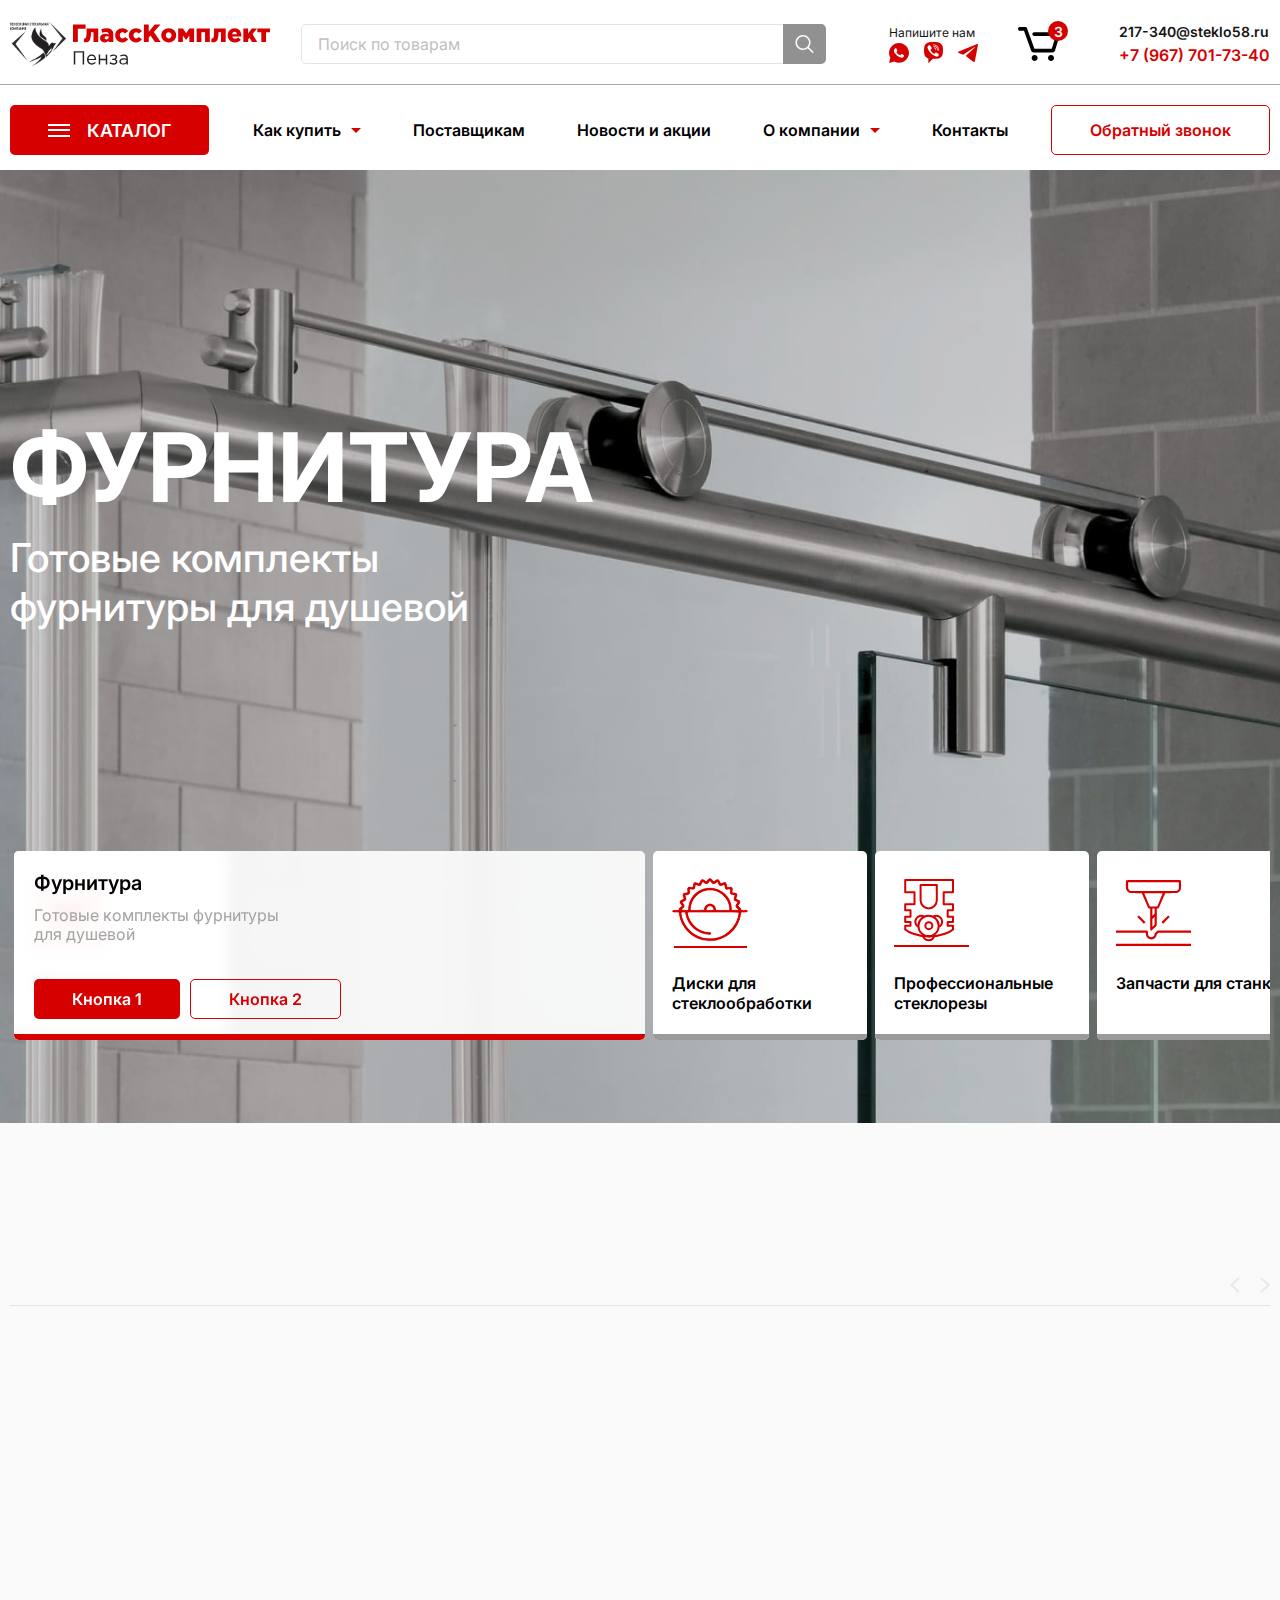
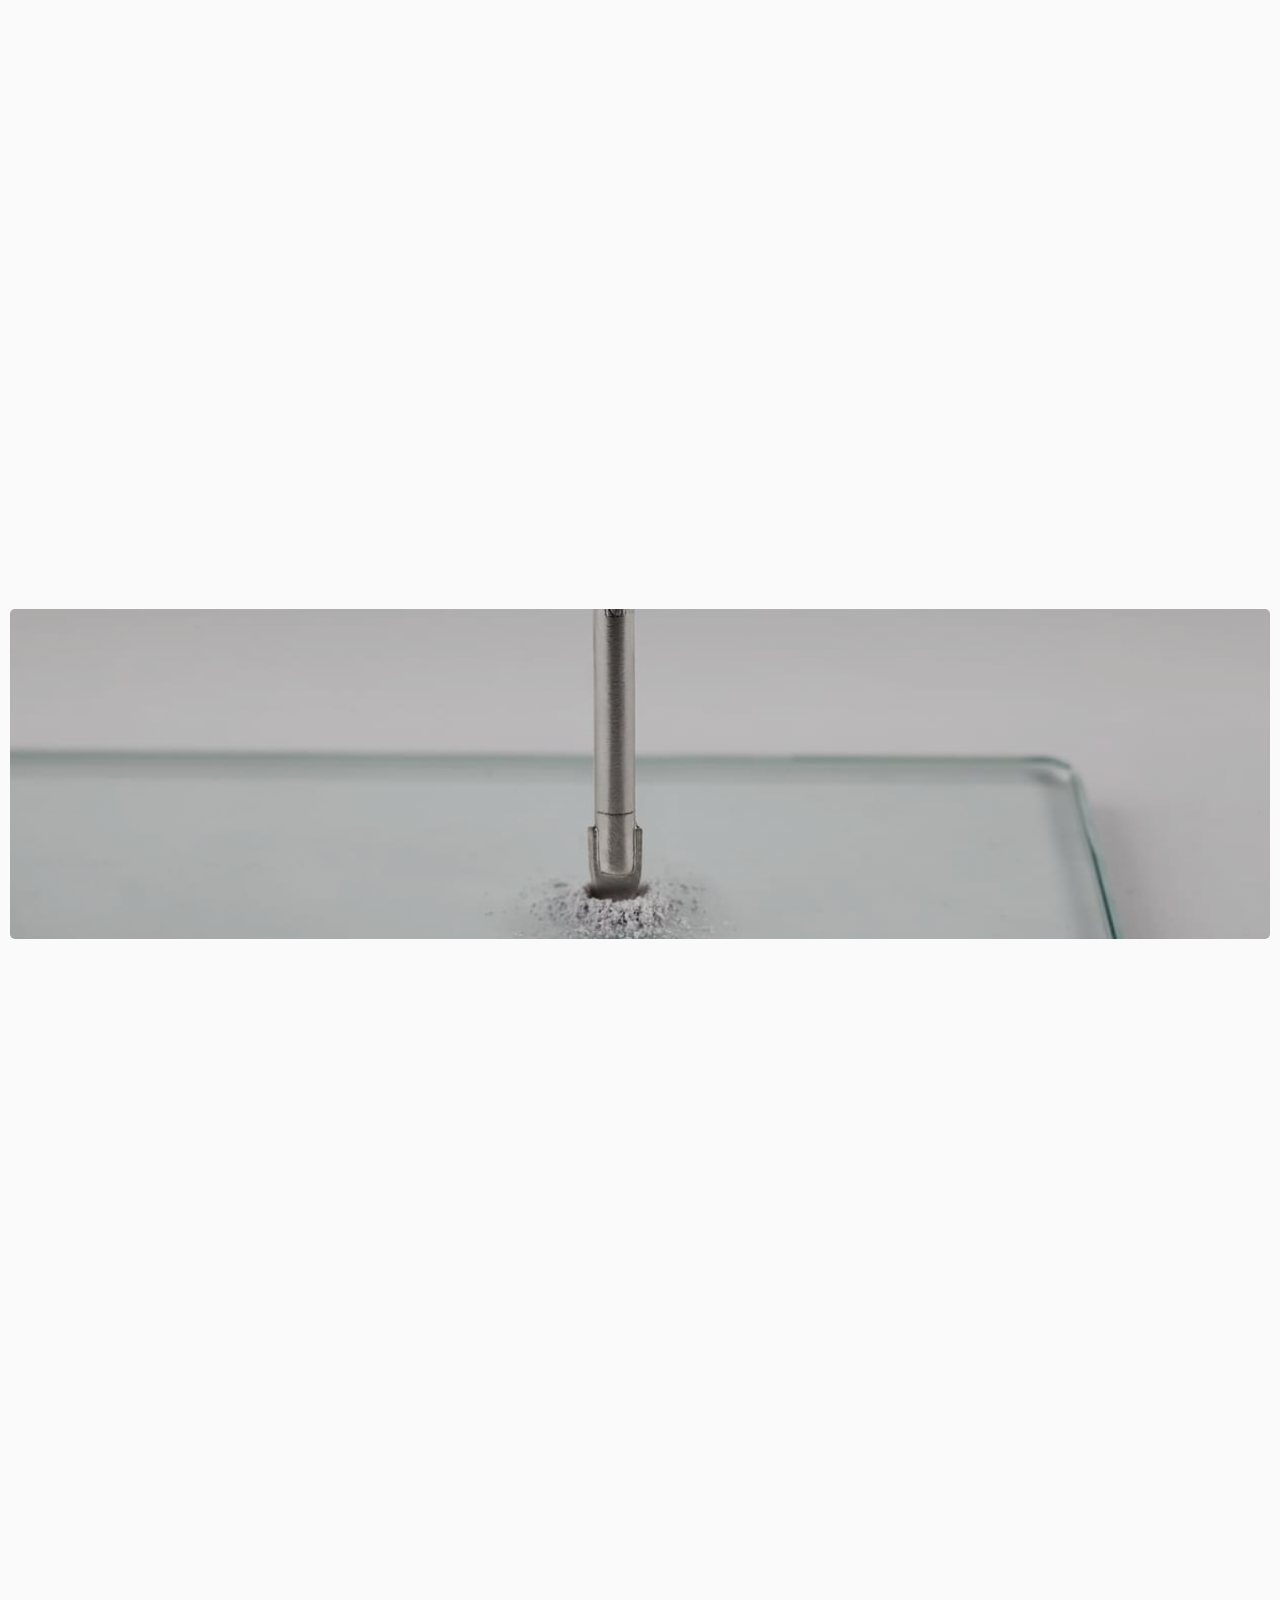
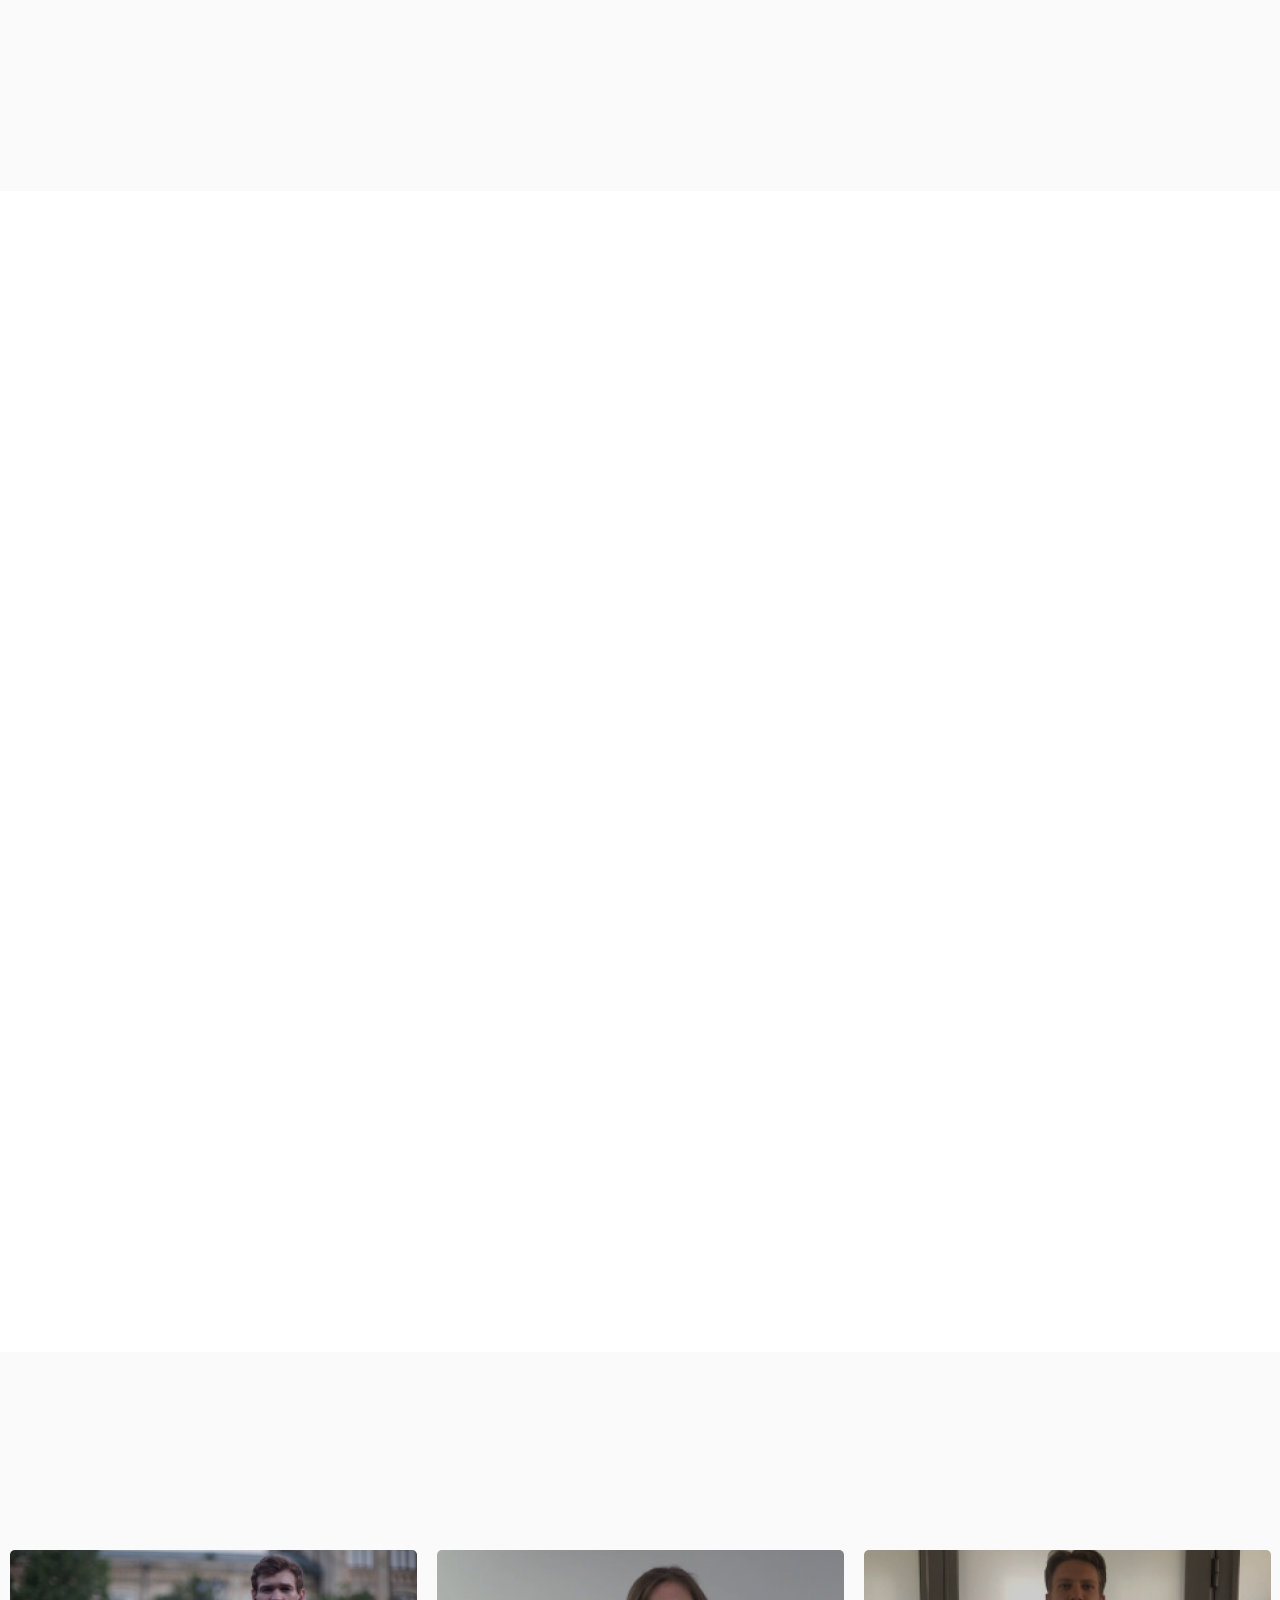
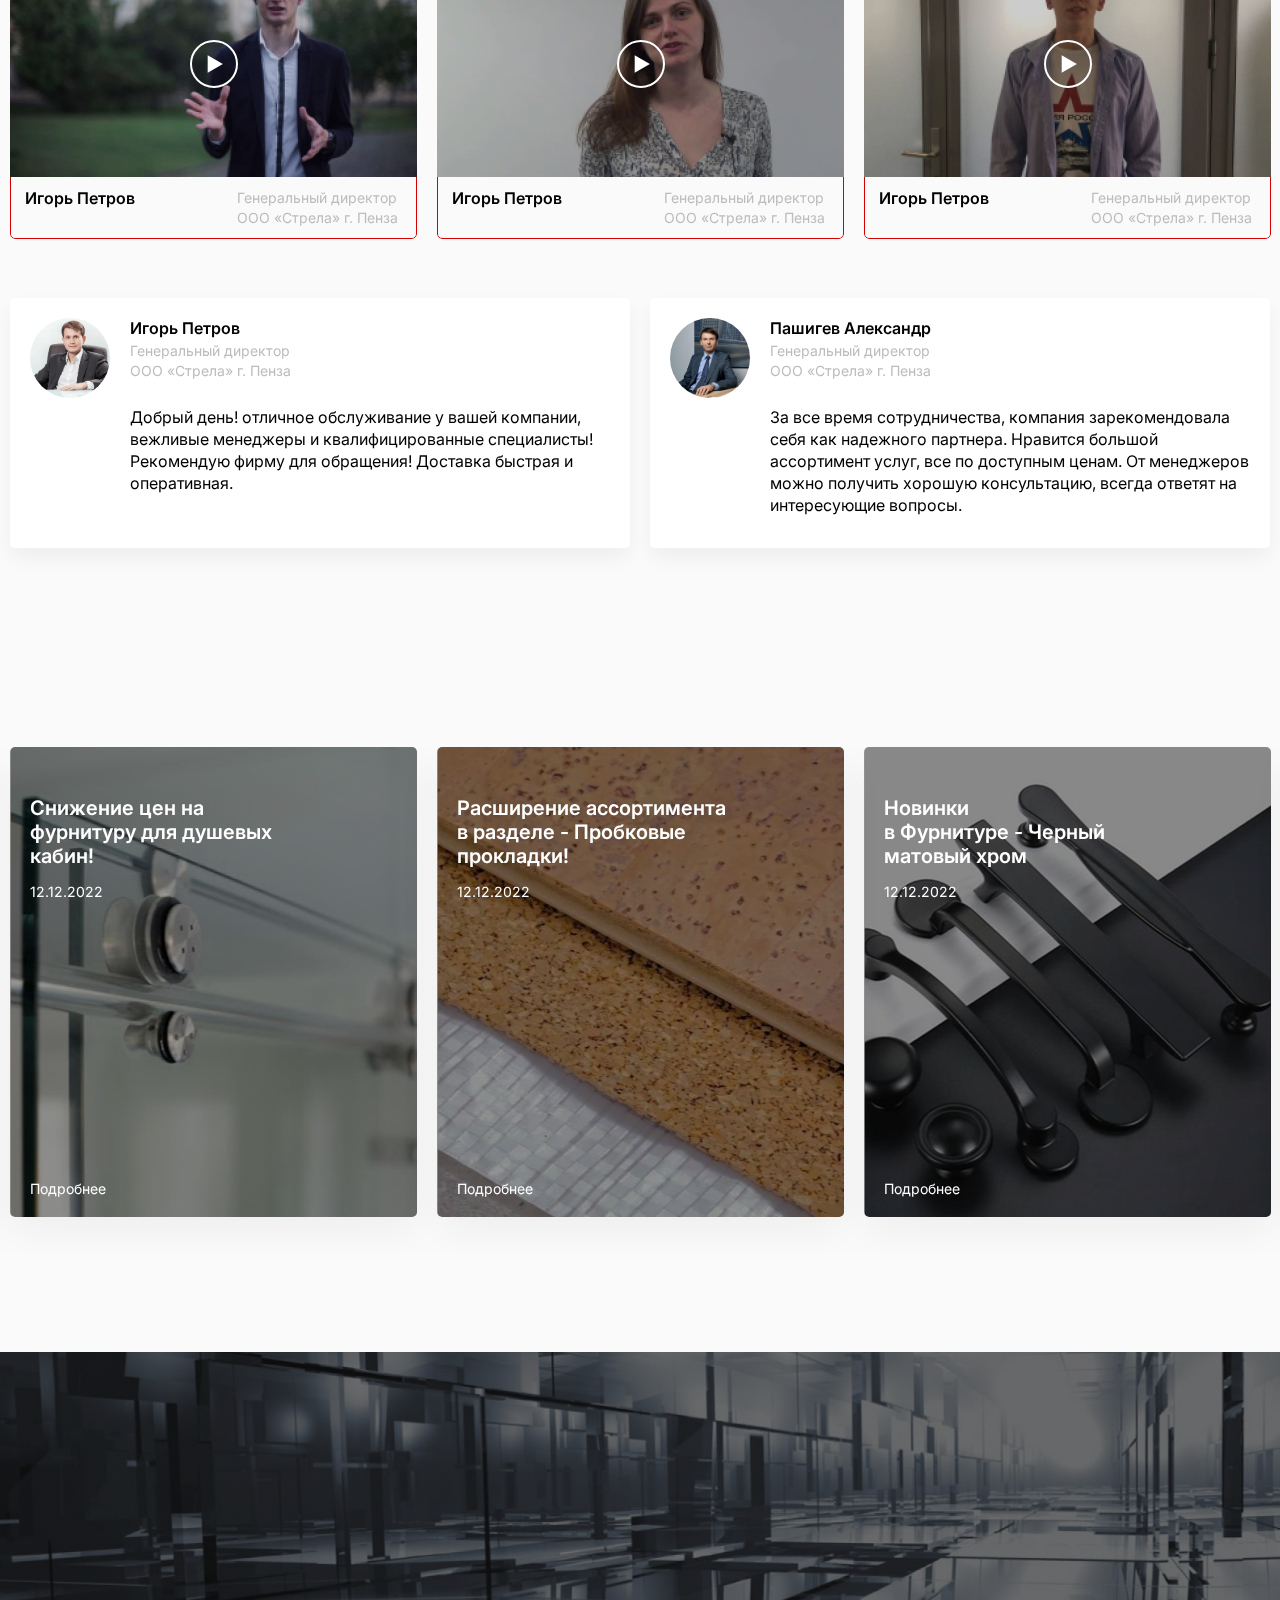
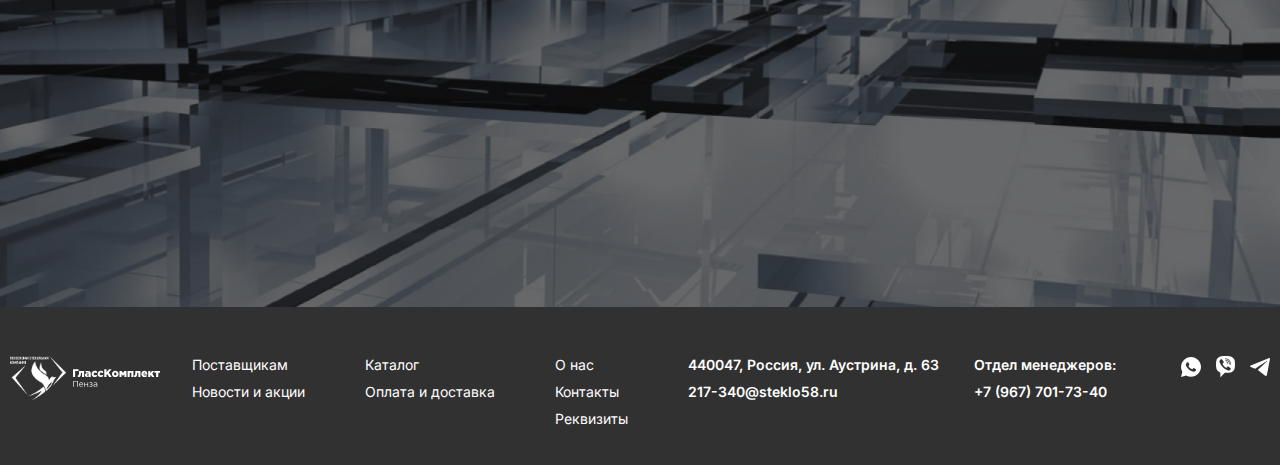
<file: index.html>
<!DOCTYPE html>
<html lang="ru">

<head>
	<meta charset="UTF-8">
	<meta http-equiv="X-UA-Compatible" content="IE=edge">
	<meta name="viewport" content="width=device-width, initial-scale=1.0">
	<title>Гласскомплект</title>

	<meta property="og:image" content="path/to/image.jpg">
	<link rel="shortcut icon" href="img/favicon/favicon.png" type="image/x-icon">

	<!-- add plugins css -->
	<link rel="stylesheet" href="css/bootstrap.min.css">
	<link rel="stylesheet" href="css/slick.css">
	<link rel="stylesheet" href="https://cdn.jsdelivr.net/npm/@fancyapps/ui@4.0/dist/fancybox.css">
	<link rel="stylesheet" href="https://cdnjs.cloudflare.com/ajax/libs/animate.css/4.1.1/animate.min.css" />
	<!-- add plugins css end -->

	<link rel="stylesheet" href="css/style.css">
	<link rel="stylesheet" href="css/header.css">
	<link rel="stylesheet" href="css/footer.css">
	<link rel="stylesheet" href="css/main.css">
	<link rel="stylesheet" href="css/media.css">
</head>

<body>

	<div class="wrapper">

		<header>
			<div class="header-top">
				<div class="container">
					<div class="row">
						<div class="col-12 d-flex align-items-center flex-wrap">


							<a href="index.html" class="logo">
								<span class="logo-icon"><img src="img/logo-icon.png" alt=""></span>
								<span class="logo-text"><img src="img/logo-text.svg" alt=""></span>
							</a>

							<form method="post" class="form-search">
								<label><input type="text" placeholder="Поиск по товарам" name="search"></label>
								<button type="submit"><svg class="svg-icon">
										<use xlink:href="img/sprite.svg#search"></use>
									</svg></button>
							</form>

							<div class="messengers-box">
								<ul class="list-messengers my-ul">
									<li><a href="#"><img src="img/whatsapp.svg" alt=""></a></li>
									<li><a href="#"><img src="img/viber.svg" alt=""></a></li>
									<li><a href="#"><img src="img/telegram.svg" alt=""></a></li>
								</ul>
								<p>Напишите нам</p>
							</div>

							<a href="basket.html" class="basket-link">
								<span class="basket-link__icon">
									<svg class="svg-icon">
										<use xlink:href="img/sprite.svg#basket"></use>
									</svg>
								</span>
								<span class="basket-link__val">3</span>
							</a>

							<div class="header-box">
								<a href="mailto:217-340@steklo58.ru" class="mail">217-340@steklo58.ru</a>
								<a href="tel:+79677017340" class="phone color-accent">+7 (967) 701-73-40</a>
							</div>

							<div class="btn-burger">
								<span></span>
								<span></span>
								<span></span>
							</div>
						</div>
					</div>
				</div>
			</div>

			<div class="header-bottom">
				<div class="header-bottom__close"></div>
				<div class="container">
					<div class="row">
						<div class="col-12 d-flex align-items-center flex-wrap">

							<a href="#" class="btn btn-accent btn-md btn-catalog">
								<span class="btn-catalog__icon">
									<span></span>
									<span></span>
									<span></span>
								</span>
								<span class="btn-catalog__text">Каталог</span>
							</a>

							<form method="post" class="form-search">
								<label><input type="text" placeholder="Поиск по товарам" name="search"></label>
								<button type="submit"><svg class="svg-icon">
										<use xlink:href="img/sprite.svg#search"></use>
									</svg></button>
							</form>

							<nav class="nav-menu">
								<ul class="menu my-ul">
									<li class="menu-item-catalog"><a href="catalog.html" class="nav-link">Каталог</a></li>
									<li class="dropdown">
										<a href="#" class="dropdown-toggle nav-link" data-bs-toggle="dropdown">Как купить</a>
										<div class="dropdown-menu">
											<a href="#" class="dropdowm-item">menu1</a>
											<a href="#" class="dropdowm-item">menu1</a>
											<a href="#" class="dropdowm-item">menu1</a>
										</div>
									</li>
									<li><a href="suppliers.html" class="nav-link">Поставщикам</a></li>
									<li><a href="news.html" class="nav-link">Новости и акции</a></li>
									<li class="dropdown">
										<a href="#" class="dropdown-toggle nav-link" data-bs-toggle="dropdown">О компании</a>
										<div class="dropdown-menu">
											<a href="#" class="dropdowm-item">menu1</a>
											<a href="#" class="dropdowm-item">menu1</a>
											<a href="#" class="dropdowm-item">menu1</a>
										</div>
									</li>
									<li><a href="contacts.html" class="nav-link">Контакты</a></li>
								</ul>
							</nav>

							<div class="messengers-box">
								<ul class="list-messengers my-ul">
									<li><a href="#"><img src="img/whatsapp.svg" alt=""></a></li>
									<li><a href="#"><img src="img/viber.svg" alt=""></a></li>
									<li><a href="#"><img src="img/telegram.svg" alt=""></a></li>
								</ul>
								<p>Напишите нам</p>
							</div>

							<div class="header-box">
								<a href="mailto:217-340@steklo58.ru" class="mail">217-340@steklo58.ru</a>
								<a href="tel:+79677017340" class="phone color-accent">+7 (967) 701-73-40</a>
							</div>


							<a href="#" class="btn btn-md btn-border-accent" data-bs-toggle="modal"
								data-bs-target="#callbackModal">Обратный звонок</a>
						</div>
					</div>
				</div>
			</div>
		</header>

		<main class="home">
			<div class="home-slider">
				<div class="slide">
					<div class="home-slider-item">
						<img src="img/home-bg.jpg" alt="" class="home-slider-item__bg">
						<div class="container">
							<div class="row">
								<div class="col-12">
									<div class="h1">Фурнитура</div>
									<div class="subtitle">Готовые комплекты фурнитуры для душевой</div>
								</div>
							</div>
						</div>
					</div>
				</div>
				<div class="slide">
					<div class="home-slider-item">
						<img src="img/home-bg.jpg" alt="" class="home-slider-item__bg">
						<div class="container">
							<div class="row">
								<div class="col-12">
									<div class="h1">Диски для стеклообработки</div>
									<div class="subtitle">Готовые комплекты фурнитуры для душевой</div>
								</div>
							</div>
						</div>
					</div>
				</div>
				<div class="slide">
					<div class="home-slider-item">
						<img src="img/home-bg.jpg" alt="" class="home-slider-item__bg">
						<div class="container">
							<div class="row">
								<div class="col-12">
									<div class="h1">Профессиональные стеклорезы</div>
									<div class="subtitle">Готовые комплекты фурнитуры для душевой</div>
								</div>
							</div>
						</div>
					</div>
				</div>
				<div class="slide">
					<div class="home-slider-item">
						<img src="img/home-bg.jpg" alt="" class="home-slider-item__bg">
						<div class="container">
							<div class="row">
								<div class="col-12">
									<div class="h1">Запчасти для станков</div>
									<div class="subtitle">Готовые комплекты фурнитуры для душевой</div>
								</div>
							</div>
						</div>
					</div>
				</div>
				<!-- <div class="slide">
					<div class="home-slider-item">
						<img src="img/home-bg.jpg" alt="" class="home-slider-item__bg">
						<div class="container">
							<div class="row">
								<div class="col-12">
									<div class="h1">Защитная пленка</div>
									<div class="subtitle">Готовые комплекты фурнитуры для душевой</div>
								</div>
							</div>
						</div>
					</div>
				</div> -->
			</div>

			<div class="home-navigation">
				<div class="container">
					<div class="row">
						<div class="col-12">
							<div class="home-navigation-slider">
								<div class="slide">
									<div class="home-navigation-slider-item">
										<div class="home-navigation-slider-item__front">
											<div class="home-navigation-slider-item__icon">
												<img src="img/home-icon1.svg" alt="">
											</div>
											<h4>Фурнитура</h4>
										</div>
										<div class="home-navigation-slider-item__open">
											<h3>Фурнитура</h3>
											<div class="box-text">
												<p>Готовые комплекты фурнитуры для душевой</p>
											</div>

											<div class="btn-group">
												<a href="#" class="btn btn-accent">Кнопка 1</a>
												<a href="#" class="btn btn-border-accent">Кнопка 2</a>
											</div>
											<div class="slider-progress">
												<div class="progress"></div>
											</div>
										</div>
									</div>
								</div>
								<div class="slide">
									<div class="home-navigation-slider-item">
										<div class="home-navigation-slider-item__front">
											<div class="home-navigation-slider-item__icon">
												<img src="img/home-icon2.svg" alt="">
											</div>
											<h4>Диски для стеклообработки</h4>
										</div>
										<div class="home-navigation-slider-item__open">
											<h3>Диски для стеклообработки</h3>
											<div class="box-text">
												<p>Готовые комплекты фурнитуры для душевой</p>
											</div>

											<div class="btn-group">
												<a href="#" class="btn btn-accent">Кнопка 1</a>
												<a href="#" class="btn btn-border-accent">Кнопка 2</a>
											</div>
											<div class="slider-progress">
												<div class="progress"></div>
											</div>
										</div>
									</div>
								</div>
								<div class="slide">
									<div class="home-navigation-slider-item">
										<div class="home-navigation-slider-item__front">
											<div class="home-navigation-slider-item__icon">
												<img src="img/home-icon3.svg" alt="">
											</div>
											<h4>Профессиональные стеклорезы</h4>
										</div>
										<div class="home-navigation-slider-item__open">
											<h3>Профессиональные стеклорезы</h3>
											<div class="box-text">
												<p>Готовые комплекты фурнитуры для душевой</p>
											</div>

											<div class="btn-group">
												<a href="#" class="btn btn-accent">Кнопка 1</a>
												<a href="#" class="btn btn-border-accent">Кнопка 2</a>
											</div>
											<div class="slider-progress">
												<div class="progress"></div>
											</div>
										</div>
									</div>
								</div>
								<div class="slide">
									<div class="home-navigation-slider-item">
										<div class="home-navigation-slider-item__front">
											<div class="home-navigation-slider-item__icon">
												<img src="img/home-icon4.svg" alt="">
											</div>
											<h4>Запчасти для станков</h4>
										</div>
										<div class="home-navigation-slider-item__open">
											<h3>Запчасти для станков</h3>
											<div class="box-text">
												<p>Готовые комплекты фурнитуры для душевой</p>
											</div>

											<div class="btn-group">
												<a href="#" class="btn btn-accent">Кнопка 1</a>
												<a href="#" class="btn btn-border-accent">Кнопка 2</a>
											</div>
											<div class="slider-progress">
												<div class="progress"></div>
											</div>
										</div>
									</div>
								</div>
								<!-- <div class="slide">
									<div class="home-navigation-slider-item">
										<div class="home-navigation-slider-item__front">
											<div class="home-navigation-slider-item__icon">
												<img src="img/home-icon5.svg" alt="">
											</div>
											<h4>Защитная пленка</h4>
										</div>
										<div class="home-navigation-slider-item__open">
											<h3>Защитная пленка</h3>
											<div class="box-text">
												<p>Готовые комплекты фурнитуры для душевой</p>
											</div>
								
											<div class="btn-group">
												<a href="#" class="btn btn-accent">Кнопка 1</a>
												<a href="#" class="btn btn-border-accent">Кнопка 2</a>
											</div>
											<div class="slider-progress">
												<div class="progress"></div>
											</div>
										</div>
									</div>
								</div>
								<div class="slide">
									<div class="home-navigation-slider-item">
										<div class="home-navigation-slider-item__front">
											<div class="home-navigation-slider-item__icon">
												<img src="img/home-icon6.svg" alt="">
											</div>
											<h4>Комплектующие для зеркал</h4>
										</div>
										<div class="home-navigation-slider-item__open">
											<h3>Комплектующие для зеркал</h3>
											<div class="box-text">
												<p>Готовые комплекты фурнитуры для душевой</p>
											</div>
								
											<div class="btn-group">
												<a href="#" class="btn btn-accent">Кнопка 1</a>
												<a href="#" class="btn btn-border-accent">Кнопка 2</a>
											</div>
											<div class="slider-progress">
												<div class="progress"></div>
											</div>
										</div>
									</div>
								</div>
								<div class="slide">
									<div class="home-navigation-slider-item">
										<div class="home-navigation-slider-item__front">
											<div class="home-navigation-slider-item__icon">
												<img src="img/home-icon7.svg" alt="">
											</div>
											<h4>Упаковка</h4>
										</div>
										<div class="home-navigation-slider-item__open">
											<h3>Упаковка</h3>
											<div class="box-text">
												<p>Готовые комплекты фурнитуры для душевой</p>
											</div>
								
											<div class="btn-group">
												<a href="#" class="btn btn-accent">Кнопка 1</a>
												<a href="#" class="btn btn-border-accent">Кнопка 2</a>
											</div>
											<div class="slider-progress">
												<div class="progress"></div>
											</div>
										</div>
									</div>
								</div>
								<div class="slide">
									<div class="home-navigation-slider-item">
										<div class="home-navigation-slider-item__front">
											<div class="home-navigation-slider-item__icon">
												<img src="img/home-icon8.svg" alt="">
											</div>
											<h4>Круги и шлиф ленты</h4>
										</div>
										<div class="home-navigation-slider-item__open">
											<h3>Круги и шлиф ленты</h3>
											<div class="box-text">
												<p>Готовые комплекты фурнитуры для душевой</p>
											</div>
								
											<div class="btn-group">
												<a href="#" class="btn btn-accent">Кнопка 1</a>
												<a href="#" class="btn btn-border-accent">Кнопка 2</a>
											</div>
											<div class="slider-progress">
												<div class="progress"></div>
											</div>
										</div>
									</div>
								</div> -->
							</div>
						</div>
					</div>
				</div>
			</div>
		</main>

		<section class="best-offers">
			<div class="container">
				<div class="row">
					<div class="col-12">
						<h2 class="wow animate__animated animate__fadeInDown animated">Лучшие предложения</h2>
					</div>

					<div class="col-12">
						<div class="best-offers-wrapper">
							<ul class="nav nav-tabs wow animate__animated animate__fadeInLeft animated" role="tablist">
								<li class="nav-item" role="presentation">
									<button class="nav-link active" id="nav-tab1" data-bs-toggle="tab" data-bs-target="#tab1"
										type="button" role="tab" aria-controls="tab1" aria-selected="true">Предложение месяца</button>
								</li>
								<li class="nav-item" role="presentation">
									<button class="nav-link" id="nav-tab2" data-bs-toggle="tab" data-bs-target="#tab2" type="button"
										role="tab" aria-controls="tab2" aria-selected="false">Новинки</button>
								</li>
								<li class="nav-item" role="presentation">
									<button class="nav-link" id="nav-tab3" data-bs-toggle="tab" data-bs-target="#tab3" type="button"
										role="tab" aria-controls="tab3" aria-selected="false">Акции</button>
								</li>
							</ul>
						</div>
					</div>

					<div class="col-12">
						<div class="tab-content">
							<div class="tab-pane fade show active" id="tab1" role="tabpanel" aria-labelledby="nav-tab1">
								<div class="best-offers-slider">
									<div class="slide">
										<div class="best-offers-slider__col">
											<div class="product-card wow animate__animated animate__fadeInLeft animated">
												<div class="product-card-slider">
													<div class="slide">
														<div class="product-card-slide">
															<a href="product.html" class="product-card__img"><img src="img/product5.jpg" alt=""></a>
															<a href="product.html" class="product-card__title">Вакуумный захват с двумя присосками</a>
														</div>
													</div>
													<div class="slide">
														<div class="product-card-slide">
															<a href="product.html" class="product-card__img"><img src="img/product5.jpg" alt=""></a>
															<a href="product.html" class="product-card__title">Вакуумный захват с двумя присосками</a>
														</div>
													</div>
													<div class="slide">
														<div class="product-card-slide">
															<a href="product.html" class="product-card__img"><img src="img/product5.jpg" alt=""></a>
															<a href="product.html" class="product-card__title">Вакуумный захват с двумя присосками</a>
														</div>
													</div>
												</div>
												<div class="btn-group">
													<a href="product.html" class="btn btn-sm btn-border-accent">Подробнее</a>
													<a href="basket.html" class="btn btn-sm btn-grey btn-basket">В корзину</a>
												</div>
											</div>

											<div class="product-card wow animate__animated animate__fadeInLeft animated">
												<div class="product-card-slider">
													<div class="slide">
														<div class="product-card-slide">
															<a href="product.html" class="product-card__img"><img src="img/product4.jpg" alt=""></a>
															<a href="product.html" class="product-card__title">Электрокорунд</a>
														</div>
													</div>
													<div class="slide">
														<div class="product-card-slide">
															<a href="product.html" class="product-card__img"><img src="img/product4.jpg" alt=""></a>
															<a href="product.html" class="product-card__title">Электрокорунд</a>
														</div>
													</div>
													<div class="slide">
														<div class="product-card-slide">
															<a href="product.html" class="product-card__img"><img src="img/product4.jpg" alt=""></a>
															<a href="product.html" class="product-card__title">Электрокорунд</a>
														</div>
													</div>
												</div>
												<div class="btn-group">
													<a href="product.html" class="btn btn-sm btn-border-accent">Подробнее</a>
													<a href="basket.html" class="btn btn-sm btn-grey btn-basket">В корзину</a>
												</div>
											</div>
										</div>
									</div>
									<div class="slide">
										<div class="best-offers-slider__col">
											<div class="product-card wow animate__animated animate__fadeInLeft animated">
												<div class="product-card-slider">
													<div class="slide">
														<div class="product-card-slide">
															<a href="product.html" class="product-card__img"><img src="img/product2.jpg" alt=""></a>
															<a href="product.html" class="product-card__title">Пленка oracal <br>
																серия 641</a>
														</div>
													</div>
													<div class="slide">
														<div class="product-card-slide">
															<a href="product.html" class="product-card__img"><img src="img/product2.jpg" alt=""></a>
															<a href="product.html" class="product-card__title">Пленка oracal <br>
																серия 641</a>
														</div>
													</div>
													<div class="slide">
														<div class="product-card-slide">
															<a href="product.html" class="product-card__img"><img src="img/product2.jpg" alt=""></a>
															<a href="product.html" class="product-card__title">Пленка oracal <br>
																серия 641</a>
														</div>
													</div>
												</div>
												<div class="btn-group">
													<a href="product.html" class="btn btn-sm btn-border-accent">Подробнее</a>
													<a href="basket.html" class="btn btn-sm btn-grey btn-basket">В корзину</a>
												</div>
											</div>

											<div class="product-card wow animate__animated animate__fadeInLeft animated">
												<div class="product-card-slider">
													<div class="slide">
														<div class="product-card-slide">
															<a href="product.html" class="product-card__img"><img src="img/product8.jpg" alt=""></a>
															<a href="product.html" class="product-card__title">Стекло-стена <br> односторонняя
																ГЛ100</a>
														</div>
													</div>
													<div class="slide">
														<div class="product-card-slide">
															<a href="product.html" class="product-card__img"><img src="img/product8.jpg" alt=""></a>
															<a href="product.html" class="product-card__title">Стекло-стена односторонняя ГЛ100</a>
														</div>
													</div>
													<div class="slide">
														<div class="product-card-slide">
															<a href="product.html" class="product-card__img"><img src="img/product8.jpg" alt=""></a>
															<a href="product.html" class="product-card__title">Стекло-стена односторонняя ГЛ100</a>
														</div>
													</div>
												</div>
												<div class="btn-group">
													<a href="product.html" class="btn btn-sm btn-border-accent">Подробнее</a>
													<a href="basket.html" class="btn btn-sm btn-grey btn-basket">В корзину</a>
												</div>
											</div>
										</div>
									</div>

									<div class="slide">
										<div class="best-offers-slider__col">
											<div class="product-card wow animate__animated animate__fadeInRight animated">
												<div class="product-card-slider">
													<div class="slide">
														<div class="product-card-slide">
															<a href="product.html" class="product-card__img"><img src="img/product9.jpg" alt=""></a>
															<a href="product.html" class="product-card__title">Свинцовая лента</a>
														</div>
													</div>
													<div class="slide">
														<div class="product-card-slide">
															<a href="product.html" class="product-card__img"><img src="img/product9.jpg" alt=""></a>
															<a href="product.html" class="product-card__title">Свинцовая лента</a>
														</div>
													</div>
													<div class="slide">
														<div class="product-card-slide">
															<a href="product.html" class="product-card__img"><img src="img/product9.jpg" alt=""></a>
															<a href="product.html" class="product-card__title">Свинцовая лента</a>
														</div>
													</div>
												</div>
												<div class="btn-group">
													<a href="product.html" class="btn btn-sm btn-border-accent">Подробнее</a>
													<a href="basket.html" class="btn btn-sm btn-grey btn-basket">В корзину</a>
												</div>
											</div>

											<div class="product-card wow animate__animated animate__fadeInRight animated">
												<div class="product-card-slider">
													<div class="slide">
														<div class="product-card-slide">
															<a href="product.html" class="product-card__img"><img src="img/product10.jpg" alt=""></a>
															<a href="product.html" class="product-card__title">Сверла</a>
														</div>
													</div>
													<div class="slide">
														<div class="product-card-slide">
															<a href="product.html" class="product-card__img"><img src="img/product10.jpg" alt=""></a>
															<a href="product.html" class="product-card__title">Сверла</a>
														</div>
													</div>
													<div class="slide">
														<div class="product-card-slide">
															<a href="product.html" class="product-card__img"><img src="img/product10.jpg" alt=""></a>
															<a href="product.html" class="product-card__title">Сверла</a>
														</div>
													</div>
												</div>
												<div class="btn-group">
													<a href="product.html" class="btn btn-sm btn-border-accent">Подробнее</a>
													<a href="basket.html" class="btn btn-sm btn-grey btn-basket">В корзину</a>
												</div>
											</div>
										</div>
									</div>

									<div class="slide">
										<div class="best-offers-slider__col">
											<div class="product-card wow animate__animated animate__fadeInRight animated">
												<div class="product-card-slider">
													<div class="slide">
														<div class="product-card-slide">
															<a href="product.html" class="product-card__img"><img src="img/product11.jpg" alt=""></a>
															<a href="product.html" class="product-card__title">Лак гласс тонер с запахом черной
																смородины</a>
														</div>
													</div>
													<div class="slide">
														<div class="product-card-slide">
															<a href="product.html" class="product-card__img"><img src="img/product11.jpg" alt=""></a>
															<a href="product.html" class="product-card__title">Лак гласс тонер с запахом черной
																смородины</a>
														</div>
													</div>
													<div class="slide">
														<div class="product-card-slide">
															<a href="product.html" class="product-card__img"><img src="img/product11.jpg" alt=""></a>
															<a href="product.html" class="product-card__title">Лак гласс тонер с запахом черной
																смородины</a>
														</div>
													</div>
												</div>
												<div class="btn-group">
													<a href="product.html" class="btn btn-sm btn-border-accent">Подробнее</a>
													<a href="basket.html" class="btn btn-sm btn-grey btn-basket">В корзину</a>
												</div>
											</div>

											<div class="product-card wow animate__animated animate__fadeInRight animated">
												<div class="product-card-slider">
													<div class="slide">
														<div class="product-card-slide">
															<a href="product.html" class="product-card__img"><img src="img/product12.jpg" alt=""></a>
															<a href="product.html" class="product-card__title">Ограждение декоративное балясина глухая
																d=6мм</a>
														</div>
													</div>
													<div class="slide">
														<div class="product-card-slide">
															<a href="product.html" class="product-card__img"><img src="img/product12.jpg" alt=""></a>
															<a href="product.html" class="product-card__title">Ограждение декоративное балясина глухая
																d=6мм</a>
														</div>
													</div>
													<div class="slide">
														<div class="product-card-slide">
															<a href="product.html" class="product-card__img"><img src="img/product12.jpg" alt=""></a>
															<a href="product.html" class="product-card__title">Ограждение декоративное балясина глухая
																d=6мм</a>
														</div>
													</div>
												</div>
												<div class="btn-group">
													<a href="product.html" class="btn btn-sm btn-border-accent">Подробнее</a>
													<a href="basket.html" class="btn btn-sm btn-grey btn-basket">В корзину</a>
												</div>
											</div>
										</div>
									</div>

									<div class="slide">
										<div class="best-offers-slider__col">
											<div class="product-card">
												<div class="product-card-slider">
													<div class="slide">
														<div class="product-card-slide">
															<a href="product.html" class="product-card__img"><img src="img/product1.jpg" alt=""></a>
															<a href="product.html" class="product-card__title">Электрокорунд</a>
														</div>
													</div>
													<div class="slide">
														<div class="product-card-slide">
															<a href="product.html" class="product-card__img"><img src="img/product1.jpg" alt=""></a>
															<a href="product.html" class="product-card__title">Электрокорунд</a>
														</div>
													</div>
													<div class="slide">
														<div class="product-card-slide">
															<a href="product.html" class="product-card__img"><img src="img/product1.jpg" alt=""></a>
															<a href="product.html" class="product-card__title">Электрокорунд</a>
														</div>
													</div>
												</div>
												<div class="btn-group">
													<a href="product.html" class="btn btn-sm btn-border-accent">Подробнее</a>
													<a href="basket.html" class="btn btn-sm btn-grey btn-basket">В корзину</a>
												</div>
											</div>

											<div class="product-card">
												<div class="product-card-slider">
													<div class="slide">
														<div class="product-card-slide">
															<a href="product.html" class="product-card__img"><img src="img/product4.jpg" alt=""></a>
															<a href="product.html" class="product-card__title">Электрокорунд</a>
														</div>
													</div>
													<div class="slide">
														<div class="product-card-slide">
															<a href="product.html" class="product-card__img"><img src="img/product4.jpg" alt=""></a>
															<a href="product.html" class="product-card__title">Электрокорунд</a>
														</div>
													</div>
													<div class="slide">
														<div class="product-card-slide">
															<a href="product.html" class="product-card__img"><img src="img/product4.jpg" alt=""></a>
															<a href="product.html" class="product-card__title">Электрокорунд</a>
														</div>
													</div>
												</div>
												<div class="btn-group">
													<a href="product.html" class="btn btn-sm btn-border-accent">Подробнее</a>
													<a href="basket.html" class="btn btn-sm btn-grey btn-basket">В корзину</a>
												</div>
											</div>
										</div>
									</div>
								</div>
							</div>
							<div class="tab-pane fade" id="tab2" role="tabpanel" aria-labelledby="nav-tab2">
								<div class="best-offers-slider">
									<div class="slide">
										<div class="best-offers-slider__col">
											<div class="product-card">
												<div class="product-card-slider">
													<div class="slide">
														<div class="product-card-slide">
															<a href="product.html" class="product-card__img"><img src="img/product1.jpg" alt=""></a>
															<a href="product.html" class="product-card__title">Электрокорунд</a>
														</div>
													</div>
													<div class="slide">
														<div class="product-card-slide">
															<a href="product.html" class="product-card__img"><img src="img/product1.jpg" alt=""></a>
															<a href="product.html" class="product-card__title">Электрокорунд</a>
														</div>
													</div>
													<div class="slide">
														<div class="product-card-slide">
															<a href="product.html" class="product-card__img"><img src="img/product1.jpg" alt=""></a>
															<a href="product.html" class="product-card__title">Электрокорунд</a>
														</div>
													</div>
												</div>
												<div class="btn-group">
													<a href="product.html" class="btn btn-sm btn-border-accent">Подробнее</a>
													<a href="basket.html" class="btn btn-sm btn-grey btn-basket">В корзину</a>
												</div>
											</div>

											<div class="product-card">
												<div class="product-card-slider">
													<div class="slide">
														<div class="product-card-slide">
															<a href="product.html" class="product-card__img"><img src="img/product4.jpg" alt=""></a>
															<a href="product.html" class="product-card__title">Электрокорунд</a>
														</div>
													</div>
													<div class="slide">
														<div class="product-card-slide">
															<a href="product.html" class="product-card__img"><img src="img/product4.jpg" alt=""></a>
															<a href="product.html" class="product-card__title">Электрокорунд</a>
														</div>
													</div>
													<div class="slide">
														<div class="product-card-slide">
															<a href="product.html" class="product-card__img"><img src="img/product4.jpg" alt=""></a>
															<a href="product.html" class="product-card__title">Электрокорунд</a>
														</div>
													</div>
												</div>
												<div class="btn-group">
													<a href="product.html" class="btn btn-sm btn-border-accent">Подробнее</a>
													<a href="basket.html" class="btn btn-sm btn-grey btn-basket">В корзину</a>
												</div>
											</div>
										</div>
									</div>
									<div class="slide">
										<div class="best-offers-slider__col">
											<div class="product-card">
												<div class="product-card-slider">
													<div class="slide">
														<div class="product-card-slide">
															<a href="product.html" class="product-card__img"><img src="img/product2.jpg" alt=""></a>
															<a href="product.html" class="product-card__title">Электрокорунд</a>
														</div>
													</div>
													<div class="slide">
														<div class="product-card-slide">
															<a href="product.html" class="product-card__img"><img src="img/product2.jpg" alt=""></a>
															<a href="product.html" class="product-card__title">Электрокорунд</a>
														</div>
													</div>
													<div class="slide">
														<div class="product-card-slide">
															<a href="product.html" class="product-card__img"><img src="img/product2.jpg" alt=""></a>
															<a href="product.html" class="product-card__title">Электрокорунд</a>
														</div>
													</div>
												</div>
												<div class="btn-group">
													<a href="product.html" class="btn btn-sm btn-border-accent">Подробнее</a>
													<a href="basket.html" class="btn btn-sm btn-grey btn-basket">В корзину</a>
												</div>
											</div>

											<div class="product-card">
												<div class="product-card-slider">
													<div class="slide">
														<div class="product-card-slide">
															<a href="product.html" class="product-card__img"><img src="img/product5.jpg" alt=""></a>
															<a href="product.html" class="product-card__title">Электрокорунд</a>
														</div>
													</div>
													<div class="slide">
														<div class="product-card-slide">
															<a href="product.html" class="product-card__img"><img src="img/product5.jpg" alt=""></a>
															<a href="product.html" class="product-card__title">Электрокорунд</a>
														</div>
													</div>
													<div class="slide">
														<div class="product-card-slide">
															<a href="product.html" class="product-card__img"><img src="img/product5.jpg" alt=""></a>
															<a href="product.html" class="product-card__title">Электрокорунд</a>
														</div>
													</div>
												</div>
												<div class="btn-group">
													<a href="product.html" class="btn btn-sm btn-border-accent">Подробнее</a>
													<a href="basket.html" class="btn btn-sm btn-grey btn-basket">В корзину</a>
												</div>
											</div>
										</div>
									</div>

									<div class="slide">
										<div class="best-offers-slider__col">
											<div class="product-card">
												<div class="product-card-slider">
													<div class="slide">
														<div class="product-card-slide">
															<a href="product.html" class="product-card__img"><img src="img/product3.jpg" alt=""></a>
															<a href="product.html" class="product-card__title">Электрокорунд</a>
														</div>
													</div>
													<div class="slide">
														<div class="product-card-slide">
															<a href="product.html" class="product-card__img"><img src="img/product3.jpg" alt=""></a>
															<a href="product.html" class="product-card__title">Электрокорунд</a>
														</div>
													</div>
													<div class="slide">
														<div class="product-card-slide">
															<a href="product.html" class="product-card__img"><img src="img/product3.jpg" alt=""></a>
															<a href="product.html" class="product-card__title">Электрокорунд</a>
														</div>
													</div>
												</div>
												<div class="btn-group">
													<a href="product.html" class="btn btn-sm btn-border-accent">Подробнее</a>
													<a href="basket.html" class="btn btn-sm btn-grey btn-basket">В корзину</a>
												</div>
											</div>

											<div class="product-card">
												<div class="product-card-slider">
													<div class="slide">
														<div class="product-card-slide">
															<a href="product.html" class="product-card__img"><img src="img/product6.jpg" alt=""></a>
															<a href="product.html" class="product-card__title">Электрокорунд</a>
														</div>
													</div>
													<div class="slide">
														<div class="product-card-slide">
															<a href="product.html" class="product-card__img"><img src="img/product6.jpg" alt=""></a>
															<a href="product.html" class="product-card__title">Электрокорунд</a>
														</div>
													</div>
													<div class="slide">
														<div class="product-card-slide">
															<a href="product.html" class="product-card__img"><img src="img/product6.jpg" alt=""></a>
															<a href="product.html" class="product-card__title">Электрокорунд</a>
														</div>
													</div>
												</div>
												<div class="btn-group">
													<a href="product.html" class="btn btn-sm btn-border-accent">Подробнее</a>
													<a href="basket.html" class="btn btn-sm btn-grey btn-basket">В корзину</a>
												</div>
											</div>
										</div>
									</div>

									<div class="slide">
										<div class="best-offers-slider__col">
											<div class="product-card">
												<div class="product-card-slider">
													<div class="slide">
														<div class="product-card-slide">
															<a href="product.html" class="product-card__img"><img src="img/product4.jpg" alt=""></a>
															<a href="product.html" class="product-card__title">Электрокорунд</a>
														</div>
													</div>
													<div class="slide">
														<div class="product-card-slide">
															<a href="product.html" class="product-card__img"><img src="img/product4.jpg" alt=""></a>
															<a href="product.html" class="product-card__title">Электрокорунд</a>
														</div>
													</div>
													<div class="slide">
														<div class="product-card-slide">
															<a href="product.html" class="product-card__img"><img src="img/product4.jpg" alt=""></a>
															<a href="product.html" class="product-card__title">Электрокорунд</a>
														</div>
													</div>
												</div>
												<div class="btn-group">
													<a href="product.html" class="btn btn-sm btn-border-accent">Подробнее</a>
													<a href="basket.html" class="btn btn-sm btn-grey btn-basket">В корзину</a>
												</div>
											</div>

											<div class="product-card">
												<div class="product-card-slider">
													<div class="slide">
														<div class="product-card-slide">
															<a href="product.html" class="product-card__img"><img src="img/product5.jpg" alt=""></a>
															<a href="product.html" class="product-card__title">Электрокорунд</a>
														</div>
													</div>
													<div class="slide">
														<div class="product-card-slide">
															<a href="product.html" class="product-card__img"><img src="img/product5.jpg" alt=""></a>
															<a href="product.html" class="product-card__title">Электрокорунд</a>
														</div>
													</div>
													<div class="slide">
														<div class="product-card-slide">
															<a href="product.html" class="product-card__img"><img src="img/product5.jpg" alt=""></a>
															<a href="product.html" class="product-card__title">Электрокорунд</a>
														</div>
													</div>
												</div>
												<div class="btn-group">
													<a href="product.html" class="btn btn-sm btn-border-accent">Подробнее</a>
													<a href="basket.html" class="btn btn-sm btn-grey btn-basket">В корзину</a>
												</div>
											</div>
										</div>
									</div>

									<div class="slide">
										<div class="best-offers-slider__col">
											<div class="product-card">
												<div class="product-card-slider">
													<div class="slide">
														<div class="product-card-slide">
															<a href="product.html" class="product-card__img"><img src="img/product1.jpg" alt=""></a>
															<a href="product.html" class="product-card__title">Электрокорунд</a>
														</div>
													</div>
													<div class="slide">
														<div class="product-card-slide">
															<a href="product.html" class="product-card__img"><img src="img/product1.jpg" alt=""></a>
															<a href="product.html" class="product-card__title">Электрокорунд</a>
														</div>
													</div>
													<div class="slide">
														<div class="product-card-slide">
															<a href="product.html" class="product-card__img"><img src="img/product1.jpg" alt=""></a>
															<a href="product.html" class="product-card__title">Электрокорунд</a>
														</div>
													</div>
												</div>
												<div class="btn-group">
													<a href="product.html" class="btn btn-sm btn-border-accent">Подробнее</a>
													<a href="basket.html" class="btn btn-sm btn-grey btn-basket">В корзину</a>
												</div>
											</div>

											<div class="product-card">
												<div class="product-card-slider">
													<div class="slide">
														<div class="product-card-slide">
															<a href="product.html" class="product-card__img"><img src="img/product4.jpg" alt=""></a>
															<a href="product.html" class="product-card__title">Электрокорунд</a>
														</div>
													</div>
													<div class="slide">
														<div class="product-card-slide">
															<a href="product.html" class="product-card__img"><img src="img/product4.jpg" alt=""></a>
															<a href="product.html" class="product-card__title">Электрокорунд</a>
														</div>
													</div>
													<div class="slide">
														<div class="product-card-slide">
															<a href="product.html" class="product-card__img"><img src="img/product4.jpg" alt=""></a>
															<a href="product.html" class="product-card__title">Электрокорунд</a>
														</div>
													</div>
												</div>
												<div class="btn-group">
													<a href="product.html" class="btn btn-sm btn-border-accent">Подробнее</a>
													<a href="basket.html" class="btn btn-sm btn-grey btn-basket">В корзину</a>
												</div>
											</div>
										</div>
									</div>
								</div>
							</div>
							<div class="tab-pane fade" id="tab3" role="tabpanel" aria-labelledby="nav-tab3">
								<div class="best-offers-slider">
									<div class="slide">
										<div class="best-offers-slider__col">
											<div class="product-card">
												<div class="product-card-slider">
													<div class="slide">
														<div class="product-card-slide">
															<a href="product.html" class="product-card__img"><img src="img/product1.jpg" alt=""></a>
															<a href="product.html" class="product-card__title">Электрокорунд</a>
														</div>
													</div>
													<div class="slide">
														<div class="product-card-slide">
															<a href="product.html" class="product-card__img"><img src="img/product1.jpg" alt=""></a>
															<a href="product.html" class="product-card__title">Электрокорунд</a>
														</div>
													</div>
													<div class="slide">
														<div class="product-card-slide">
															<a href="product.html" class="product-card__img"><img src="img/product1.jpg" alt=""></a>
															<a href="product.html" class="product-card__title">Электрокорунд</a>
														</div>
													</div>
												</div>
												<div class="btn-group">
													<a href="product.html" class="btn btn-sm btn-border-accent">Подробнее</a>
													<a href="basket.html" class="btn btn-sm btn-grey btn-basket">В корзину</a>
												</div>
											</div>

											<div class="product-card">
												<div class="product-card-slider">
													<div class="slide">
														<div class="product-card-slide">
															<a href="product.html" class="product-card__img"><img src="img/product4.jpg" alt=""></a>
															<a href="product.html" class="product-card__title">Электрокорунд</a>
														</div>
													</div>
													<div class="slide">
														<div class="product-card-slide">
															<a href="product.html" class="product-card__img"><img src="img/product4.jpg" alt=""></a>
															<a href="product.html" class="product-card__title">Электрокорунд</a>
														</div>
													</div>
													<div class="slide">
														<div class="product-card-slide">
															<a href="product.html" class="product-card__img"><img src="img/product4.jpg" alt=""></a>
															<a href="product.html" class="product-card__title">Электрокорунд</a>
														</div>
													</div>
												</div>
												<div class="btn-group">
													<a href="product.html" class="btn btn-sm btn-border-accent">Подробнее</a>
													<a href="basket.html" class="btn btn-sm btn-grey btn-basket">В корзину</a>
												</div>
											</div>
										</div>
									</div>
									<div class="slide">
										<div class="best-offers-slider__col">
											<div class="product-card">
												<div class="product-card-slider">
													<div class="slide">
														<div class="product-card-slide">
															<a href="product.html" class="product-card__img"><img src="img/product2.jpg" alt=""></a>
															<a href="product.html" class="product-card__title">Электрокорунд</a>
														</div>
													</div>
													<div class="slide">
														<div class="product-card-slide">
															<a href="product.html" class="product-card__img"><img src="img/product2.jpg" alt=""></a>
															<a href="product.html" class="product-card__title">Электрокорунд</a>
														</div>
													</div>
													<div class="slide">
														<div class="product-card-slide">
															<a href="product.html" class="product-card__img"><img src="img/product2.jpg" alt=""></a>
															<a href="product.html" class="product-card__title">Электрокорунд</a>
														</div>
													</div>
												</div>
												<div class="btn-group">
													<a href="product.html" class="btn btn-sm btn-border-accent">Подробнее</a>
													<a href="basket.html" class="btn btn-sm btn-grey btn-basket">В корзину</a>
												</div>
											</div>

											<div class="product-card">
												<div class="product-card-slider">
													<div class="slide">
														<div class="product-card-slide">
															<a href="product.html" class="product-card__img"><img src="img/product5.jpg" alt=""></a>
															<a href="product.html" class="product-card__title">Электрокорунд</a>
														</div>
													</div>
													<div class="slide">
														<div class="product-card-slide">
															<a href="product.html" class="product-card__img"><img src="img/product5.jpg" alt=""></a>
															<a href="product.html" class="product-card__title">Электрокорунд</a>
														</div>
													</div>
													<div class="slide">
														<div class="product-card-slide">
															<a href="product.html" class="product-card__img"><img src="img/product5.jpg" alt=""></a>
															<a href="product.html" class="product-card__title">Электрокорунд</a>
														</div>
													</div>
												</div>
												<div class="btn-group">
													<a href="product.html" class="btn btn-sm btn-border-accent">Подробнее</a>
													<a href="basket.html" class="btn btn-sm btn-grey btn-basket">В корзину</a>
												</div>
											</div>
										</div>
									</div>

									<div class="slide">
										<div class="best-offers-slider__col">
											<div class="product-card">
												<div class="product-card-slider">
													<div class="slide">
														<div class="product-card-slide">
															<a href="product.html" class="product-card__img"><img src="img/product3.jpg" alt=""></a>
															<a href="product.html" class="product-card__title">Электрокорунд</a>
														</div>
													</div>
													<div class="slide">
														<div class="product-card-slide">
															<a href="product.html" class="product-card__img"><img src="img/product3.jpg" alt=""></a>
															<a href="product.html" class="product-card__title">Электрокорунд</a>
														</div>
													</div>
													<div class="slide">
														<div class="product-card-slide">
															<a href="product.html" class="product-card__img"><img src="img/product3.jpg" alt=""></a>
															<a href="product.html" class="product-card__title">Электрокорунд</a>
														</div>
													</div>
												</div>
												<div class="btn-group">
													<a href="product.html" class="btn btn-sm btn-border-accent">Подробнее</a>
													<a href="basket.html" class="btn btn-sm btn-grey btn-basket">В корзину</a>
												</div>
											</div>

											<div class="product-card">
												<div class="product-card-slider">
													<div class="slide">
														<div class="product-card-slide">
															<a href="product.html" class="product-card__img"><img src="img/product6.jpg" alt=""></a>
															<a href="product.html" class="product-card__title">Электрокорунд</a>
														</div>
													</div>
													<div class="slide">
														<div class="product-card-slide">
															<a href="product.html" class="product-card__img"><img src="img/product6.jpg" alt=""></a>
															<a href="product.html" class="product-card__title">Электрокорунд</a>
														</div>
													</div>
													<div class="slide">
														<div class="product-card-slide">
															<a href="product.html" class="product-card__img"><img src="img/product6.jpg" alt=""></a>
															<a href="product.html" class="product-card__title">Электрокорунд</a>
														</div>
													</div>
												</div>
												<div class="btn-group">
													<a href="product.html" class="btn btn-sm btn-border-accent">Подробнее</a>
													<a href="basket.html" class="btn btn-sm btn-grey btn-basket">В корзину</a>
												</div>
											</div>
										</div>
									</div>

									<div class="slide">
										<div class="best-offers-slider__col">
											<div class="product-card">
												<div class="product-card-slider">
													<div class="slide">
														<div class="product-card-slide">
															<a href="product.html" class="product-card__img"><img src="img/product4.jpg" alt=""></a>
															<a href="product.html" class="product-card__title">Электрокорунд</a>
														</div>
													</div>
													<div class="slide">
														<div class="product-card-slide">
															<a href="product.html" class="product-card__img"><img src="img/product4.jpg" alt=""></a>
															<a href="product.html" class="product-card__title">Электрокорунд</a>
														</div>
													</div>
													<div class="slide">
														<div class="product-card-slide">
															<a href="product.html" class="product-card__img"><img src="img/product4.jpg" alt=""></a>
															<a href="product.html" class="product-card__title">Электрокорунд</a>
														</div>
													</div>
												</div>
												<div class="btn-group">
													<a href="product.html" class="btn btn-sm btn-border-accent">Подробнее</a>
													<a href="basket.html" class="btn btn-sm btn-grey btn-basket">В корзину</a>
												</div>
											</div>

											<div class="product-card">
												<div class="product-card-slider">
													<div class="slide">
														<div class="product-card-slide">
															<a href="product.html" class="product-card__img"><img src="img/product5.jpg" alt=""></a>
															<a href="product.html" class="product-card__title">Электрокорунд</a>
														</div>
													</div>
													<div class="slide">
														<div class="product-card-slide">
															<a href="product.html" class="product-card__img"><img src="img/product5.jpg" alt=""></a>
															<a href="product.html" class="product-card__title">Электрокорунд</a>
														</div>
													</div>
													<div class="slide">
														<div class="product-card-slide">
															<a href="product.html" class="product-card__img"><img src="img/product5.jpg" alt=""></a>
															<a href="product.html" class="product-card__title">Электрокорунд</a>
														</div>
													</div>
												</div>
												<div class="btn-group">
													<a href="product.html" class="btn btn-sm btn-border-accent">Подробнее</a>
													<a href="basket.html" class="btn btn-sm btn-grey btn-basket">В корзину</a>
												</div>
											</div>
										</div>
									</div>

									<div class="slide">
										<div class="best-offers-slider__col">
											<div class="product-card">
												<div class="product-card-slider">
													<div class="slide">
														<div class="product-card-slide">
															<a href="product.html" class="product-card__img"><img src="img/product1.jpg" alt=""></a>
															<a href="product.html" class="product-card__title">Электрокорунд</a>
														</div>
													</div>
													<div class="slide">
														<div class="product-card-slide">
															<a href="product.html" class="product-card__img"><img src="img/product1.jpg" alt=""></a>
															<a href="product.html" class="product-card__title">Электрокорунд</a>
														</div>
													</div>
													<div class="slide">
														<div class="product-card-slide">
															<a href="product.html" class="product-card__img"><img src="img/product1.jpg" alt=""></a>
															<a href="product.html" class="product-card__title">Электрокорунд</a>
														</div>
													</div>
												</div>
												<div class="btn-group">
													<a href="product.html" class="btn btn-sm btn-border-accent">Подробнее</a>
													<a href="basket.html" class="btn btn-sm btn-grey btn-basket">В корзину</a>
												</div>
											</div>

											<div class="product-card">
												<div class="product-card-slider">
													<div class="slide">
														<div class="product-card-slide">
															<a href="product.html" class="product-card__img"><img src="img/product4.jpg" alt=""></a>
															<a href="product.html" class="product-card__title">Электрокорунд</a>
														</div>
													</div>
													<div class="slide">
														<div class="product-card-slide">
															<a href="product.html" class="product-card__img"><img src="img/product4.jpg" alt=""></a>
															<a href="product.html" class="product-card__title">Электрокорунд</a>
														</div>
													</div>
													<div class="slide">
														<div class="product-card-slide">
															<a href="product.html" class="product-card__img"><img src="img/product4.jpg" alt=""></a>
															<a href="product.html" class="product-card__title">Электрокорунд</a>
														</div>
													</div>
												</div>
												<div class="btn-group">
													<a href="product.html" class="btn btn-sm btn-border-accent">Подробнее</a>
													<a href="basket.html" class="btn btn-sm btn-grey btn-basket">В корзину</a>
												</div>
											</div>
										</div>
									</div>
								</div>
							</div>
						</div>
					</div>

				</div>

			</div>
		</section>

		<section class="sales">
			<div class="container">
				<div class="row">
					<div class="col-12">
						<div class="sales-banner">
							<img src="img/sales-bg.jpg" alt="" class="sales-banner__bg">
							<div class="row">
								<div class="col-12 col-lg-6">
									<h2 class="wow animate__animated animate__fadeInDown">сниженная цена <br>
										на сверла для стекла</h2>
									<a href="catalog.html" class="btn btn-sm btn-accent wow animate__animated animate__fadeInUp">В
										каталог</a>
								</div>
							</div>
						</div>
					</div>
				</div>
			</div>
		</section>

		<div class="category">
			<div class="container">
				<div class="row">
					<div class="col-12 col-sm-6 col-md-4 mb-20">
						<div class="category-card wow animate__animated animate__fadeInLeft">
							<div class="category-card__img">
								<img src="img/category1.png" alt="">
							</div>
							<a href="catalog.html" class="category-card__title">Фурнитура для стекла и зеркал</a>
							<a href="catalog.html" class="btn btn-sm btn-border-accent">Подробнее</a>
						</div>
					</div>
					<div class="col-12 col-sm-6 col-md-4 mb-20">
						<div class="category-card wow animate__animated animate__fadeInDown">
							<div class="category-card__img">
								<img src="img/category2.png" alt="">
							</div>
							<a href="catalog.html" class="category-card__title">Защитная <br>
								плёнка</a>
							<a href="catalog.html" class="btn btn-sm btn-border-accent">Подробнее</a>
						</div>
					</div>
					<div class="col-12 col-sm-6 col-md-4 mb-20">
						<div class="category-card wow animate__animated animate__fadeInRight">
							<div class="category-card__img">
								<img src="img/category3.png" alt="">
							</div>
							<a href="catalog.html" class="category-card__title">Комплектующие для изготовления зеркал с подсветкой</a>
							<a href="catalog.html" class="btn btn-sm btn-border-accent">Подробнее</a>
						</div>
					</div>
					<div class="col-12 col-sm-6 col-md-4 mb-20">
						<div class="category-card wow animate__animated animate__fadeInLeft">
							<div class="category-card__img">
								<img src="img/category4.png" alt="">
							</div>
							<a href="catalog.html" class="category-card__title">Упаковка, транспортировка стекла</a>
							<a href="catalog.html" class="btn btn-sm btn-border-accent">Подробнее</a>
						</div>
					</div>
					<div class="col-12 col-sm-6 col-md-4 mb-20">
						<div class="category-card wow animate__animated animate__fadeInDown">
							<div class="category-card__img">
								<img src="img/category5.png" alt="">
							</div>
							<a href="catalog.html" class="category-card__title">Шлифовальная <br>лента</a>
							<a href="catalog.html" class="btn btn-sm btn-border-accent">Подробнее</a>
						</div>
					</div>
					<div class="col-12 col-sm-6 col-md-4 mb-20">
						<div class="category-card wow animate__animated animate__fadeInRight">
							<div class="category-card__img">
								<img src="img/category6.png" alt="">
							</div>
							<a href="catalog.html" class="category-card__title">Жидкость для резки стекла</a>
							<a href="catalog.html" class="btn btn-sm btn-border-accent">Подробнее</a>
						</div>
					</div>
					<div class="col-12 col-sm-6 col-md-4 mb-20">
						<div class="category-card wow animate__animated animate__fadeInLeft">
							<div class="category-card__img">
								<img src="img/category7.png" alt="">
							</div>
							<a href="catalog.html" class="category-card__title">Пескоструйная обработка</a>
							<a href="catalog.html" class="btn btn-sm btn-border-accent">Подробнее</a>
						</div>
					</div>
					<div class="col-12 col-sm-6 col-md-4 mb-20">
						<div class="category-card wow animate__animated animate__fadeInUp">
							<div class="category-card__img">
								<img src="img/category8.png" alt="">
							</div>
							<a href="catalog.html" class="category-card__title">Чистящие <br>средства</a>
							<a href="catalog.html" class="btn btn-sm btn-border-accent">Подробнее</a>
						</div>
					</div>
					<div class="col-12 col-sm-6 col-md-4 mb-20">
						<a href="catalog.html"
							class="all-category btn btn-border-accent wow animate__animated animate__fadeInRight">
							<span class="btn-text">смотреть
								весь каталог</span>
							<span class="btn-icon"><svg class="svg-icon">
									<use xlink:href="img/sprite.svg#next"></use>
								</svg></span>
						</a>
					</div>
				</div>
			</div>
		</div>

		<section class="about bg-white">
			<div class="container">
				<div class="row align-items-center">
					<div class="col-12 col-lg-5">
						<div class="about-content">
							<h2 class="wow animate__animated animate__fadeInDown">О нас</h2>
							<div class="box-text wow animate__animated animate__fadeInLeft">
								<p>Компания <span class="color-accent">«ГлассКомплект»</span> - основной производитель в России лака для
									стекла «Гласс Тонер», и поставщик
									абразивного
									материала, фурнитуры для зеркал, стекла и мебели из стекла.</p>
								<p>Компания существует на рынке уже 10 лет и за это время мы стали профессионалами своего дела!</p>
								<p>В условиях современного рынка две вещи выходят на первый план: качество и цена, именно поэтому нашей
									главной задачей
									является изготовление Качественного товара по доступным ценам.</p>
							</div>

							<a href="about.html" class="link-page color-accent wow animate__animated animate__fadeInUp">Подробнее</a>
						</div>
					</div>
					<div class="col-12 col-lg-7">
						<div class="about-image wow animate__animated animate__fadeInRight"><img src="img/about-image.jpg" alt="">
						</div>
					</div>
				</div>

				<div class="advantages">
					<div class="row">
						<div class="col-12 col-sm-6 col-md-4 mb-20">
							<div class="advantages-box wow animate__animated animate__fadeInLeft">
								<div class="advantages-box__front">
									<img src="img/advantages-bg1.jpg" alt="" class="advantages-box__bg">
									<div class="advantages-box__title">На рынке с 2014 года</div>
								</div>
								<div class="advantages-box__back">
									<div class="advantages-box__text">
										<h3>Заголовок дублирующий</h3>
										<p>В условиях современного рынка две вещи выходят на первый план: качество и цена, именно поэтому
											нашей главной задачей
											является изготовление Качественного товара по доступным ценам.</p>
									</div>
								</div>
							</div>
						</div>
						<div class="col-12 col-sm-6 col-md-4 mb-20">
							<div class="advantages-box wow animate__animated animate__fadeInDown">
								<div class="advantages-box__front">
									<img src="img/advantages-bg2.jpg" alt="" class="advantages-box__bg">
									<div class="advantages-box__title">Отгрузка в течение 1-2 дней</div>
								</div>
								<div class="advantages-box__back">
									<div class="advantages-box__text">
										<h3>Заголовок дублирующий</h3>
										<p>В условиях современного рынка две вещи выходят на первый план: качество и цена, именно поэтому
											нашей главной задачей
											является изготовление Качественного товара по доступным ценам.</p>
									</div>
								</div>
							</div>
						</div>
						<div class="col-12 col-sm-6 col-md-4 mb-20">
							<div class="advantages-box wow animate__animated animate__fadeInRight">
								<div class="advantages-box__front">
									<img src="img/advantages-bg3.jpg" alt="" class="advantages-box__bg">
									<div class="advantages-box__title">Доставка до терминала ТК бесплатно</div>
								</div>
								<div class="advantages-box__back">
									<div class="advantages-box__text">
										<h3>Заголовок дублирующий</h3>
										<p>В условиях современного рынка две вещи выходят на первый план: качество и цена, именно поэтому
											нашей главной задачей
											является изготовление Качественного товара по доступным ценам.</p>
									</div>
								</div>
							</div>
						</div>
						<div class="col-12 col-sm-6 col-md-4 mb-20">
							<div class="advantages-box wow animate__animated animate__fadeInLeft">
								<div class="advantages-box__front">
									<img src="img/advantages-bg4.jpg" alt="" class="advantages-box__bg">
									<div class="advantages-box__title">Высококвалифицированный персонал</div>
								</div>
								<div class="advantages-box__back">
									<div class="advantages-box__text">
										<h3>Заголовок дублирующий</h3>
										<p>В условиях современного рынка две вещи выходят на первый план: качество и цена, именно поэтому
											нашей главной задачей
											является изготовление Качественного товара по доступным ценам.</p>
									</div>
								</div>
							</div>
						</div>
						<div class="col-12 col-sm-6 col-md-4 mb-20">
							<div class="advantages-box wow animate__animated animate__fadeInDown">
								<div class="advantages-box__front">
									<img src="img/advantages-bg5.jpg" alt="" class="advantages-box__bg">
									<div class="advantages-box__title">Большой складской запас</div>
								</div>
								<div class="advantages-box__back">
									<div class="advantages-box__text">
										<h3>Заголовок дублирующий</h3>
										<p>В условиях современного рынка две вещи выходят на первый план: качество и цена, именно поэтому
											нашей главной задачей
											является изготовление Качественного товара по доступным ценам.</p>
									</div>
								</div>
							</div>
						</div>
						<div class="col-12 col-sm-6 col-md-4 mb-20">
							<div class="advantages-box wow animate__animated animate__fadeInRight">
								<div class="advantages-box__front">
									<img src="img/advantages-bg6.jpg" alt="" class="advantages-box__bg">
									<div class="advantages-box__title">Расширяем ассортимент
										по заявкам Заказчиков</div>
								</div>
								<div class="advantages-box__back">
									<div class="advantages-box__text">
										<h3>Заголовок дублирующий</h3>
										<p>В условиях современного рынка две вещи выходят на первый план: качество и цена, именно поэтому
											нашей главной задачей
											является изготовление Качественного товара по доступным ценам.</p>
									</div>
								</div>
							</div>
						</div>
					</div>
				</div>
			</div>
		</section>

		<section class="reviews">
			<div class="container">
				<div class="row align-items-center mb-75">
					<div class="col-12 col-md-6">
						<h2 class="wow animate__animated animate__fadeInDown">Отзывы клиентов</h2>
					</div>
					<div class="col-12 col-md-6"><a href="#"
							class="color-accent link-page wow animate__animated animate__fadeInUp" data-bs-toggle="modal"
							data-bs-target="#reviewsModal">Оставить отзыв</a></div>
				</div>

				<div class="row">
					<div class="col-12">
						<div class="reviews-video-slider">
							<div class="slide">
								<div class="reviews-video-card">
									<a href="img/reviews-video1.jpg" class="reviews-video-card__video" data-fancybox="reviews">
										<img src="img/reviews-video1.jpg" alt="">
										<span class="btn-play">
											<svg class="svg-icon">
												<use xlink:href="img/sprite.svg#play"></use>
											</svg>
										</span>
									</a>
									<div class="reviews-video-card__body">
										<div class="reviews-video-card__name">Игорь Петров</div>
										<div class="reviews-video-card__position">Генеральный директор ООО «Стрела» г. Пенза</div>
									</div>
								</div>
							</div>
							<div class="slide">
								<div class="reviews-video-card">
									<a href="img/reviews-video2.jpg" class="reviews-video-card__video" data-fancybox="reviews">
										<img src="img/reviews-video2.jpg" alt="">
										<span class="btn-play">
											<svg class="svg-icon">
												<use xlink:href="img/sprite.svg#play"></use>
											</svg>
										</span>
									</a>
									<div class="reviews-video-card__body">
										<div class="reviews-video-card__name">Игорь Петров</div>
										<div class="reviews-video-card__position">Генеральный директор ООО «Стрела» г. Пенза</div>
									</div>
								</div>
							</div>
							<div class="slide">
								<div class="reviews-video-card">
									<a href="img/reviews-video3.jpg" class="reviews-video-card__video" data-fancybox="reviews">
										<img src="img/reviews-video3.jpg" alt="">
										<span class="btn-play">
											<svg class="svg-icon">
												<use xlink:href="img/sprite.svg#play"></use>
											</svg>
										</span>
									</a>
									<div class="reviews-video-card__body">
										<div class="reviews-video-card__name">Игорь Петров</div>
										<div class="reviews-video-card__position">Генеральный директор ООО «Стрела» г. Пенза</div>
									</div>
								</div>
							</div>
							<div class="slide">
								<div class="reviews-video-card">
									<a href="img/reviews-video1.jpg" class="reviews-video-card__video" data-fancybox="reviews">
										<img src="img/reviews-video1.jpg" alt="">
										<span class="btn-play">
											<svg class="svg-icon">
												<use xlink:href="img/sprite.svg#play"></use>
											</svg>
										</span>
									</a>
									<div class="reviews-video-card__body">
										<div class="reviews-video-card__name">Игорь Петров</div>
										<div class="reviews-video-card__position">Генеральный директор ООО «Стрела» г. Пенза</div>
									</div>
								</div>
							</div>
						</div>

						<div class="reviews-slider">
							<div class="slide">
								<div class="reviews-card">
									<div class="reviews-card__photo"><img src="img/reviews1.png" alt=""></div>
									<div class="reviews-card__body">
										<div class="reviews-card__name">Игорь Петров</div>
										<div class="reviews-card__position">Генеральный директор ООО «Стрела» г. Пенза</div>
										<div class="box-text">
											<p>Добрый день! отличное обслуживание у вашей компании, вежливые менеджеры и квалифицированные
												специалисты! Рекомендую
												фирму для обращения! Доставка быстрая и оперативная.</p>
										</div>
									</div>
								</div>
							</div>
							<div class="slide">
								<div class="reviews-card">
									<div class="reviews-card__photo"><img src="img/reviews2.png" alt=""></div>
									<div class="reviews-card__body">
										<div class="reviews-card__name">Пашигев Александр</div>
										<div class="reviews-card__position">Генеральный директор ООО «Стрела» г. Пенза</div>
										<div class="box-text">
											<p>За все время сотрудничества, компания зарекомендовала себя как надежного партнера. Нравится
												большой ассортимент услуг,
												все по доступным ценам. От менеджеров можно получить хорошую консультацию, всегда ответят на
												интересующие вопросы.</p>
										</div>
									</div>
								</div>
							</div>
							<div class="slide">
								<div class="reviews-card">
									<div class="reviews-card__photo"><img src="img/reviews1.png" alt=""></div>
									<div class="reviews-card__body">
										<div class="reviews-card__name">Игорь Петров</div>
										<div class="reviews-card__position">Генеральный директор ООО «Стрела» г. Пенза</div>
										<div class="box-text">
											<p>Добрый день! отличное обслуживание у вашей компании, вежливые менеджеры и квалифицированные
												специалисты! Рекомендую
												фирму для обращения! Доставка быстрая и оперативная.</p>
										</div>
									</div>
								</div>
							</div>
						</div>
					</div>
				</div>
			</div>
		</section>

		<section class="news">
			<div class="container">
				<div class="row align-items-center mb-50">
					<div class="col-12 col-md-6">
						<h2 class="wow animate__animated animate__fadeInDown">Новости и акции</h2>
					</div>
					<div class="col-12 col-md-6">
						<a href="news.html" class="color-accent link-page wow animate__animated animate__fadeInUp">Новости и
							акции</a>
					</div>
				</div>

				<div class="row">
					<div class="news-slider">
						<div class="slide">
							<div class="news-card">
								<img src="img/news1.jpg" alt="" class="news-card__bg">
								<a href="article.html" class="news-card__title">Снижение цен на фурнитуру для душевых кабин!</a>
								<div class="date">12.12.2022</div>
								<a href="article.html" class="link color-white">Подробнее</a>
							</div>
						</div>
						<div class="slide">
							<div class="news-card">
								<img src="img/news2.jpg" alt="" class="news-card__bg">
								<a href="article.html" class="news-card__title">Расширение ассортимента в разделе - Пробковые
									прокладки!</a>
								<div class="date">12.12.2022</div>
								<a href="article.html" class="link color-white">Подробнее</a>
							</div>
						</div>
						<div class="slide">
							<div class="news-card">
								<img src="img/news3.jpg" alt="" class="news-card__bg">
								<a href="article.html" class="news-card__title">Новинки <br>в Фурнитуре - Черный матовый хром</a>
								<div class="date">12.12.2022</div>
								<a href="article.html" class="link color-white">Подробнее</a>
							</div>
						</div>
						<div class="slide">
							<div class="news-card">
								<img src="img/news1.jpg" alt="" class="news-card__bg">
								<a href="article.html" class="news-card__title">Расширение ассортимента в разделе - Пробковые
									прокладки!</a>
								<div class="date">12.12.2022</div>
								<a href="article.html" class="link color-white">Подробнее</a>
							</div>
						</div>
					</div>
				</div>
			</div>
		</section>

		<section class="callback">
			<div class="container">
				<div class="row">
					<div class="col-12 text-center">
						<h2 class="wow animate__animated animate__fadeInDown">Остались вопросы?</h2>
						<div class="box-text wow animate__animated animate__fadeInDown">
							<p>Оставьте ваши контактные данные и мы свяжимся с вами в течении получаса</p>
						</div>
					</div>

					<div class="col-12">
						<form method="post" class="form-callback wow animate__animated animate__fadeInUp">
							<label>
								<input type="text" placeholder="Имя" name="name">
							</label>
							<label>
								<input type="text" placeholder="Телефон" name="phone" required>
							</label>
							<label>
								<input type="text" placeholder="Email" name="mail">
							</label>
							<label class="w100">
								<input type="text" placeholder="Комментарий" name="comment">
							</label>

							<div class="w100">
								<button type="submit" class="btn btn-accent">Отправить</button>
							</div>
							<div class="consent">Нажимая кнопку «Отправить» вы даете свое согласие на обратотку персональных данных
							</div>
						</form>
					</div>
				</div>
			</div>
		</section>

		<footer>
			<div class="container">
				<div class="row">
					<div class="col-12 d-flex flex-wrap align-items-start">
						<a href="index.html" class="logo">
							<span class="logo-icon"><img src="img/logo-icon.png" alt=""></span>
							<span class="logo-text"><img src="img/logo-text.svg" alt=""></span>
						</a>

						<ul class="footer-menu my-ul">
							<li><a href="suppliers.html">Поставщикам</a></li>
							<li><a href="news.html">Новости и акции</a></li>
						</ul>
						<ul class="footer-menu my-ul">
							<li><a href="catalog.html">Каталог</a></li>
							<li><a href="delivery.html">Оплата и доставка</a></li>
						</ul>
						<ul class="footer-menu my-ul">
							<li><a href="about.html">О нас</a></li>
							<li><a href="contacts.html">Контакты</a></li>
							<li><a href="#">Реквизиты</a></li>
						</ul>

						<div class="footer-box">
							<div class="address">440047, Россия, ул. Аустрина, д. 63</div>
							<a href="mailto:217-340@steklo58.ru">217-340@steklo58.ru</a>
						</div>

						<div class="footer-box">
							<p>Отдел менеджеров:</p>
							<a href="tel:+79677017340">+7 (967) 701-73-40</a>
						</div>

						<ul class="list-messengers my-ul">
							<li><a href="#"><img src="img/whatsapp.svg" alt=""></a></li>
							<li><a href="#"><img src="img/viber.svg" alt=""></a></li>
							<li><a href="#"><img src="img/telegram.svg" alt=""></a></li>
						</ul>
					</div>
				</div>
			</div>
		</footer>

	</div>

	<!-- Modal -->
	<div class="modal fade" id="reviewsModal" tabindex="-1" aria-labelledby="reviewsModalLabel" aria-hidden="true">
		<div class="modal-dialog modal-dialog-centered">
			<div class="modal-content">
				<div class="modal-header">
					<h5 class="modal-title">Оставить отзыв</h5>
					<button type="button" class="btn-close" data-bs-dismiss="modal" aria-label="Close"><svg class="svg-icon">
							<use xlink:href="img/sprite.svg#close"></use>
						</svg></button>
				</div>
				<div class="modal-body">
					<div class="box-text">
						<p>Пожалуйста, поделитесь своими впечатлениями о компании или преобретенной продукции.</p>
					</div>

					<form method="post" class="form-callback">
						<label>
							<input type="text" placeholder="Имя" name="name">
						</label>
						<label>
							<input type="text" placeholder="Должность" name="position">
						</label>
						<label>
							<input type="text" placeholder="Название компании" name="name_company">
						</label>
						<label class="w100">
							<textarea name="message" placeholder="Отзыв"></textarea>
						</label>

						<button type="submit" class="btn btn-accent">Отправить</button>
						<div class="consent">Нажимая кнопку «Отправить» вы даете свое согласие на обратотку персональных данных
						</div>
					</form>
				</div>

			</div>
		</div>
	</div>

	<div class="modal fade" id="callbackModal" tabindex="-1" aria-labelledby="callbackModalLabel" aria-hidden="true">
		<div class="modal-dialog modal-dialog-centered">
			<div class="modal-content">
				<div class="modal-header">
					<h5 class="modal-title">Обратный звонок</h5>
					<button type="button" class="btn-close" data-bs-dismiss="modal" aria-label="Close"><svg class="svg-icon">
							<use xlink:href="img/sprite.svg#close"></use>
						</svg></button>
				</div>
				<div class="modal-body">
					<div class="box-text text-center theme-appeals">
						<p>Выберите тему обращения:</p>
					</div>

					<form method="post" class="form-callback">
						<div class="form-group">
							<label class="label-radio">
								<input type="radio" class="inp-radio" name="radio" checked>
								<span class="radio-custom"></span>
								<span class="radio-text">Продукция</span>
							</label>
							<label class="label-radio">
								<input type="radio" class="inp-radio" name="radio">
								<span class="radio-custom"></span>
								<span class="radio-text">Сотрудничество</span>
							</label>
						</div>

						<label>
							<input type="text" placeholder="Имя" name="name">
						</label>
						<label>
							<input type="text" placeholder="Телефон" name="phone" required>
						</label>
						<button type="submit" class="btn btn-accent">Отправить</button>
						<div class="consent">Нажимая кнопку «Отправить» вы даете свое согласие на обратотку персональных данных
						</div>
					</form>
				</div>

			</div>
		</div>
	</div>

	<!-- add plugins js-->
	<script src="js/jquery.min.js"></script>
	<script src="js/bootstrap.bundle.min.js"></script>
	<script src="js/slick.min.js"></script>
	<script src="js/jquery.maskedinput.min.js"></script>
	<script src="https://cdn.jsdelivr.net/npm/@fancyapps/ui@4.0/dist/fancybox.umd.js"></script>
	<script src="https://cdnjs.cloudflare.com/ajax/libs/wow/1.1.2/wow.min.js"></script>
	<!-- add plugins js end-->

	<script src="js/common.js"></script>

</body>

</html>
</file>
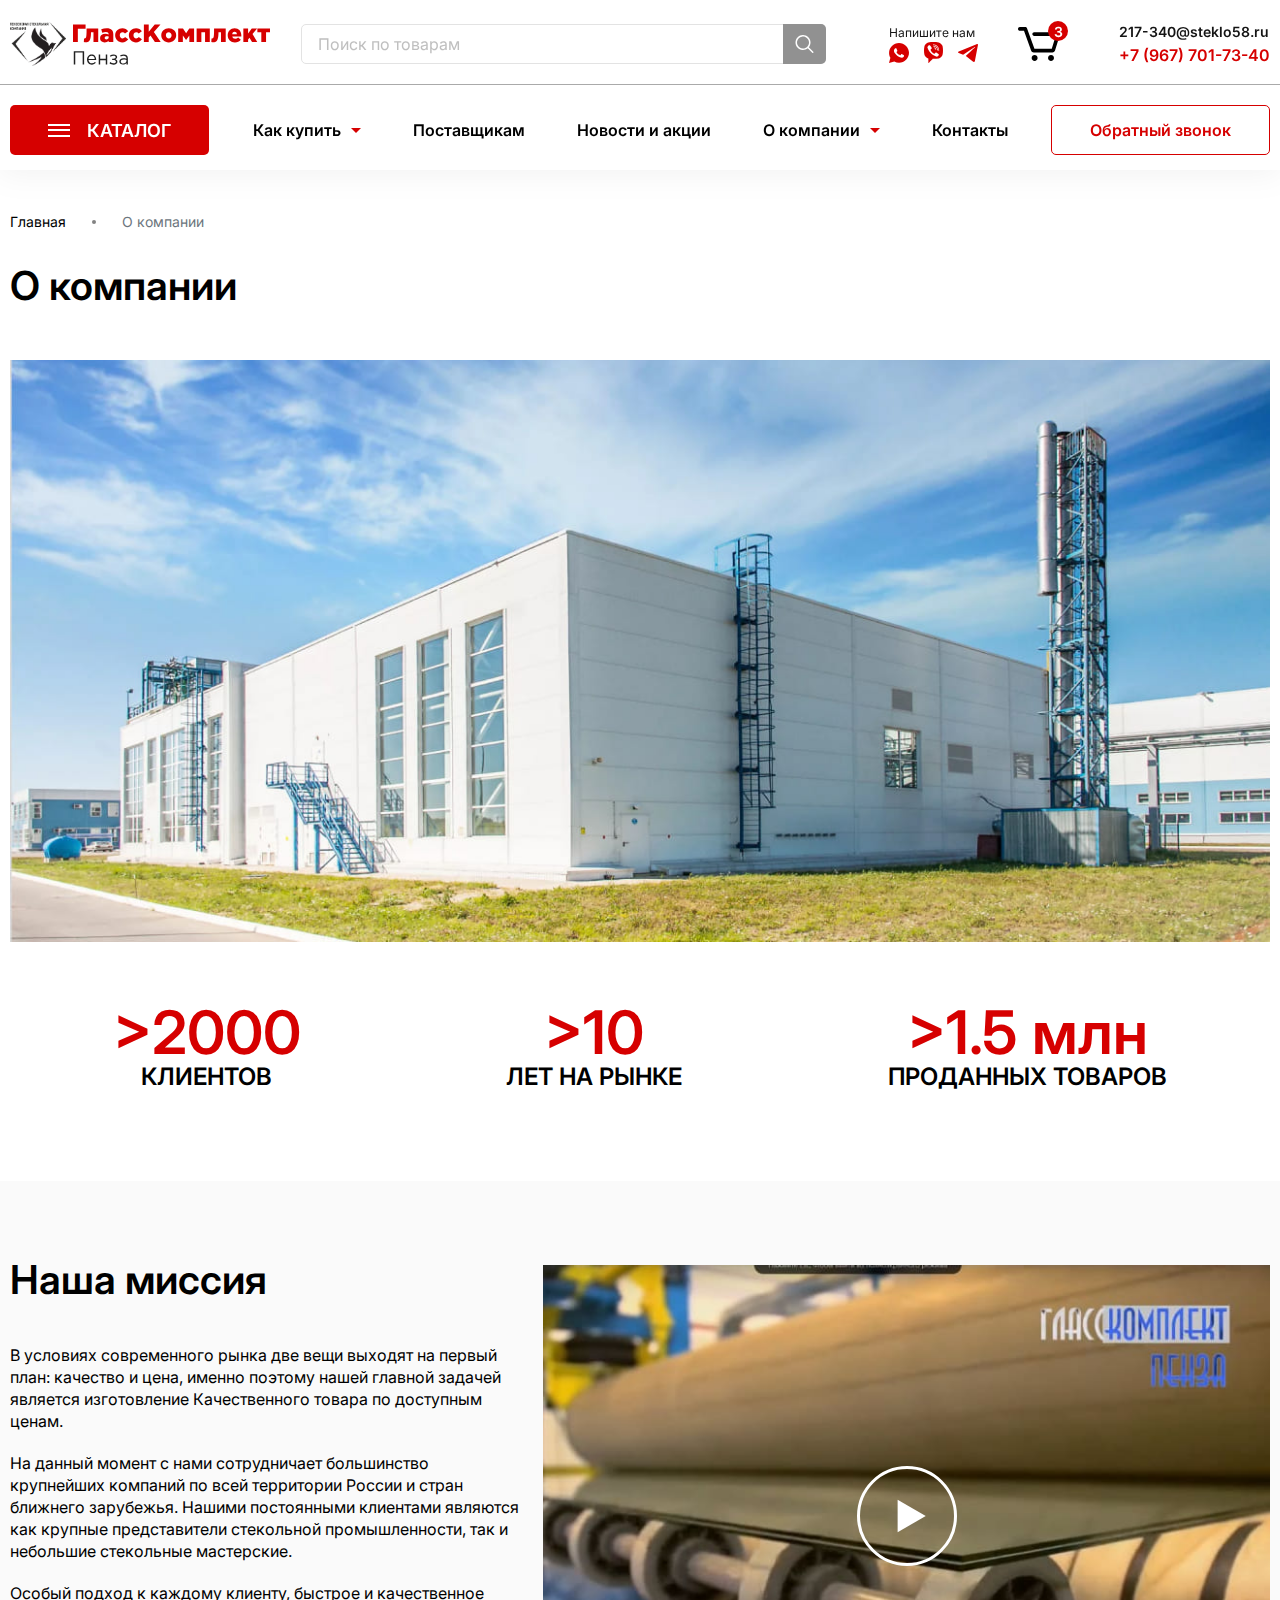
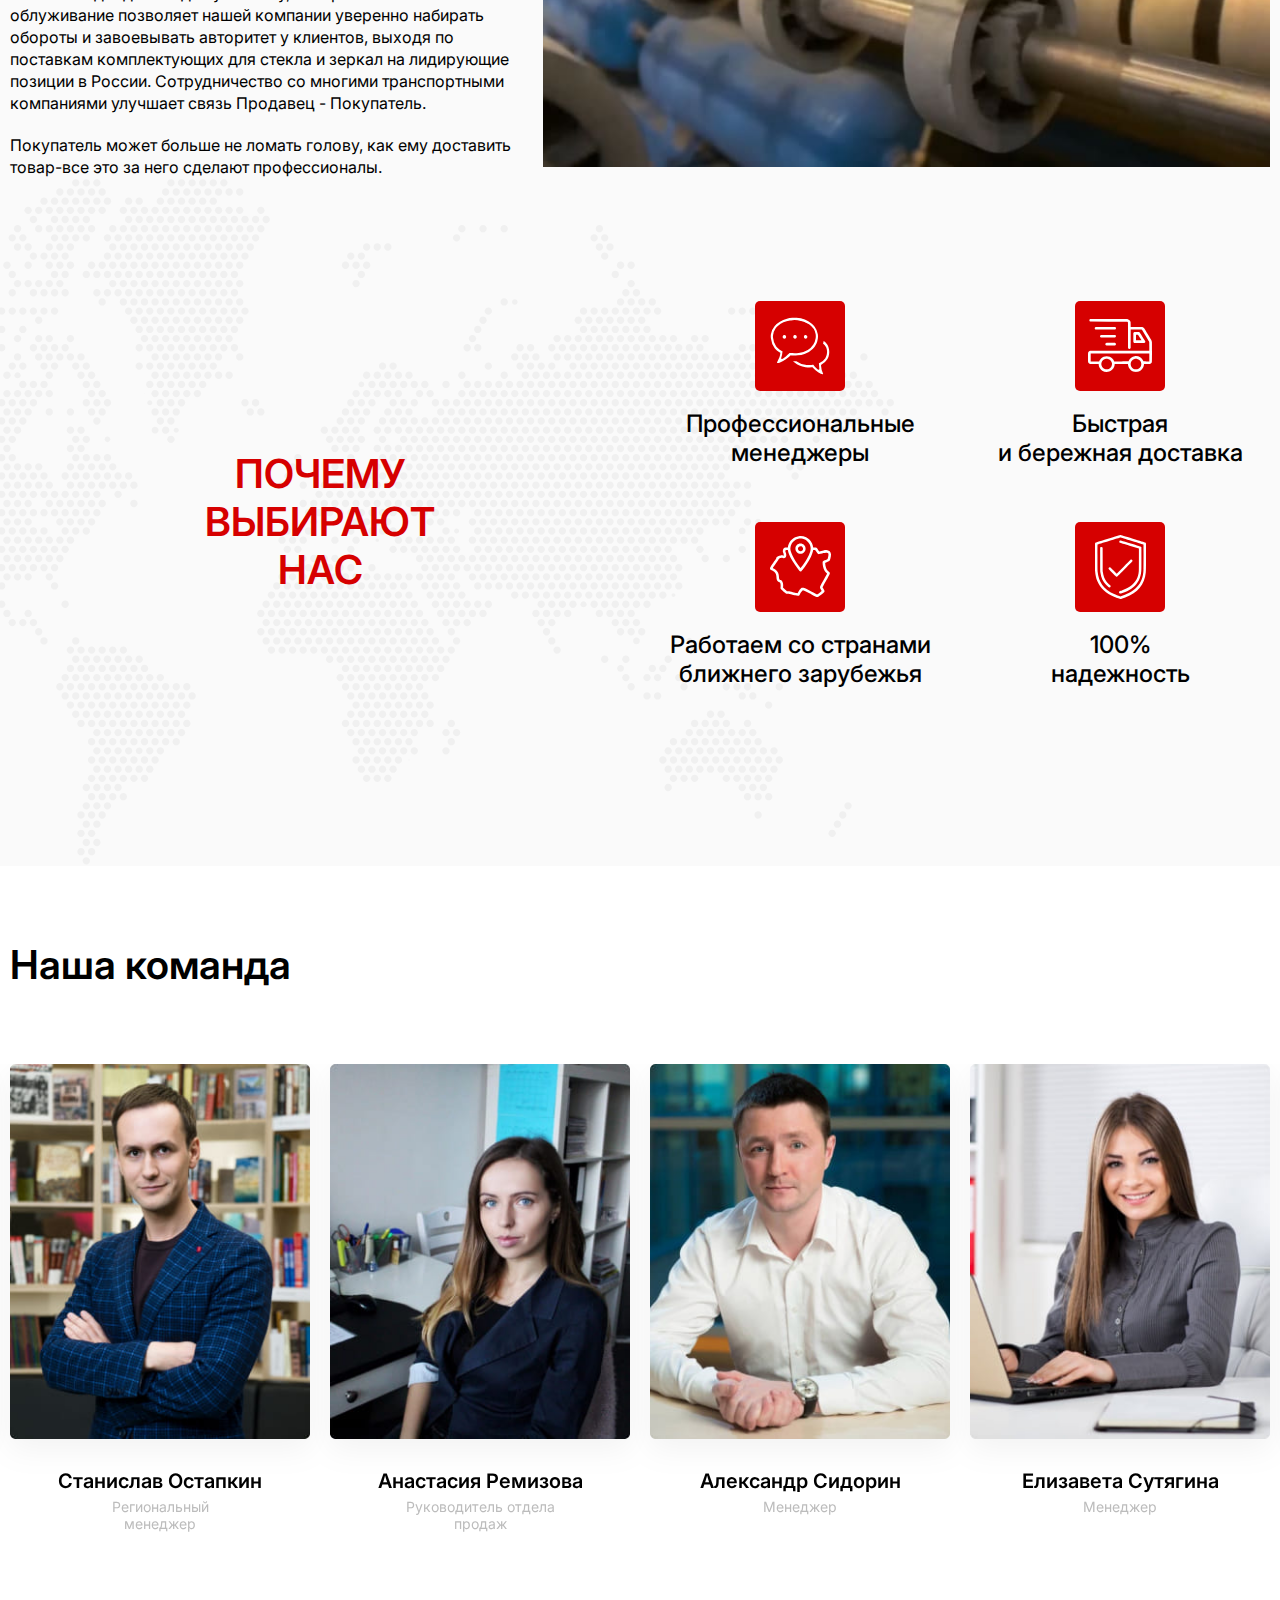
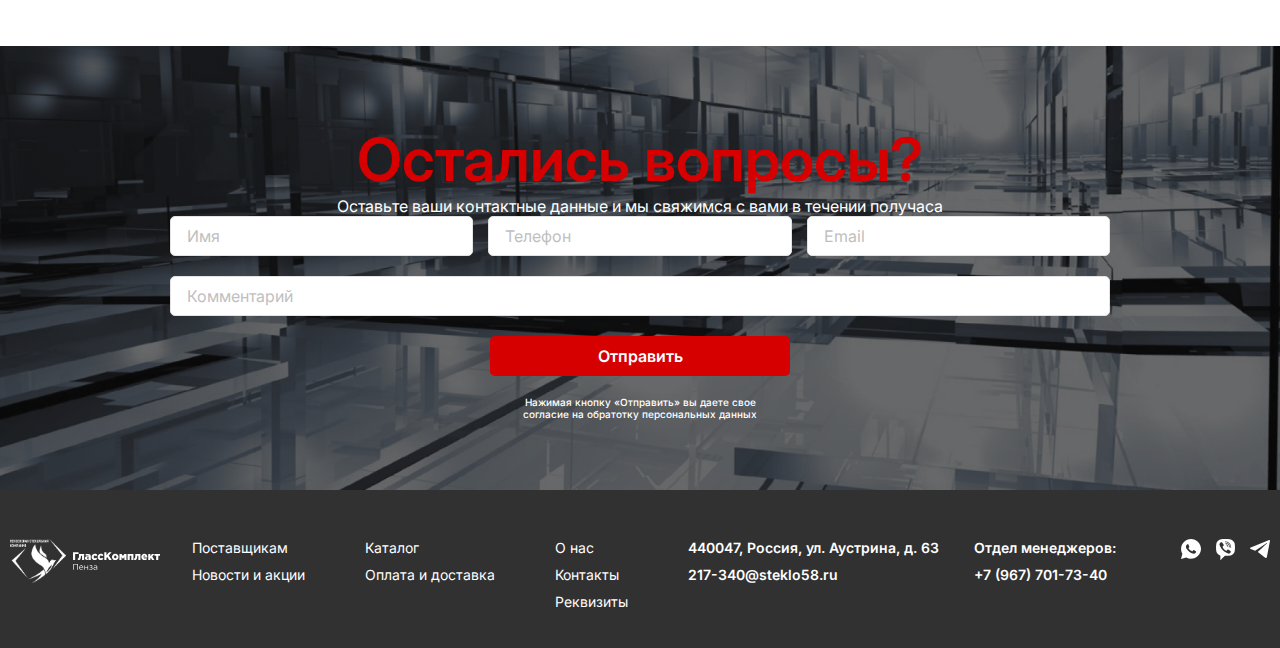
<file: about.html>
<!DOCTYPE html>
<html lang="ru">

<head>
	<meta charset="UTF-8">
	<meta http-equiv="X-UA-Compatible" content="IE=edge">
	<meta name="viewport" content="width=device-width, initial-scale=1.0">
	<title>Гласскомплект</title>

	<meta property="og:image" content="path/to/image.jpg">
	<link rel="shortcut icon" href="img/favicon/favicon.png" type="image/x-icon">

	<!-- add plugins css -->
	<link rel="stylesheet" href="css/bootstrap.min.css">
	<link rel="stylesheet" href="css/slick.css">
	<link rel="stylesheet" href="https://cdn.jsdelivr.net/npm/@fancyapps/ui@4.0/dist/fancybox.css">
	<link rel="stylesheet" href="https://cdnjs.cloudflare.com/ajax/libs/animate.css/4.1.1/animate.min.css" />
	<!-- add plugins css end -->

	<link rel="stylesheet" href="css/style.css">
	<link rel="stylesheet" href="css/header.css">
	<link rel="stylesheet" href="css/footer.css">
	<link rel="stylesheet" href="css/main.css">
	<link rel="stylesheet" href="css/media.css">
</head>

<body>

	<div class="wrapper bg-white">

		<header>
			<div class="header-top">
				<div class="container">
					<div class="row">
						<div class="col-12 d-flex align-items-center flex-wrap">


							<a href="index.html" class="logo">
								<span class="logo-icon"><img src="img/logo-icon.png" alt=""></span>
								<span class="logo-text"><img src="img/logo-text.svg" alt=""></span>
							</a>

							<form method="post" class="form-search">
								<label><input type="text" placeholder="Поиск по товарам" name="search"></label>
								<button type="submit"><svg class="svg-icon">
										<use xlink:href="img/sprite.svg#search"></use>
									</svg></button>
							</form>

							<div class="messengers-box">
								<ul class="list-messengers my-ul">
									<li><a href="#"><img src="img/whatsapp.svg" alt=""></a></li>
									<li><a href="#"><img src="img/viber.svg" alt=""></a></li>
									<li><a href="#"><img src="img/telegram.svg" alt=""></a></li>
								</ul>
								<p>Напишите нам</p>
							</div>

							<a href="basket.html" class="basket-link">
								<span class="basket-link__icon">
									<svg class="svg-icon">
										<use xlink:href="img/sprite.svg#basket"></use>
									</svg>
								</span>
								<span class="basket-link__val">3</span>
							</a>

							<div class="header-box">
								<a href="mailto:217-340@steklo58.ru" class="mail">217-340@steklo58.ru</a>
								<a href="tel:+79677017340" class="phone color-accent">+7 (967) 701-73-40</a>
							</div>

							<div class="btn-burger">
								<span></span>
								<span></span>
								<span></span>
							</div>
						</div>
					</div>
				</div>
			</div>

			<div class="header-bottom">
				<div class="header-bottom__close"></div>
				<div class="container">
					<div class="row">
						<div class="col-12 d-flex align-items-center flex-wrap">

							<a href="#" class="btn btn-accent btn-md btn-catalog">
								<span class="btn-catalog__icon">
									<span></span>
									<span></span>
									<span></span>
								</span>
								<span class="btn-catalog__text">Каталог</span>
							</a>

							<form method="post" class="form-search">
								<label><input type="text" placeholder="Поиск по товарам" name="search"></label>
								<button type="submit"><svg class="svg-icon">
										<use xlink:href="img/sprite.svg#search"></use>
									</svg></button>
							</form>

							<nav class="nav-menu">
								<ul class="menu my-ul">
									<li class="menu-item-catalog"><a href="catalog.html" class="nav-link">Каталог</a></li>
									<li class="dropdown">
										<a href="#" class="dropdown-toggle nav-link" data-bs-toggle="dropdown">Как купить</a>
										<div class="dropdown-menu">
											<a href="#" class="dropdowm-item">menu1</a>
											<a href="#" class="dropdowm-item">menu1</a>
											<a href="#" class="dropdowm-item">menu1</a>
										</div>
									</li>
									<li><a href="suppliers.html" class="nav-link">Поставщикам</a></li>
									<li><a href="news.html" class="nav-link">Новости и акции</a></li>
									<li class="dropdown">
										<a href="#" class="dropdown-toggle nav-link" data-bs-toggle="dropdown">О компании</a>
										<div class="dropdown-menu">
											<a href="#" class="dropdowm-item">menu1</a>
											<a href="#" class="dropdowm-item">menu1</a>
											<a href="#" class="dropdowm-item">menu1</a>
										</div>
									</li>
									<li><a href="contacts.html" class="nav-link">Контакты</a></li>
								</ul>
							</nav>

							<div class="messengers-box">
								<ul class="list-messengers my-ul">
									<li><a href="#"><img src="img/whatsapp.svg" alt=""></a></li>
									<li><a href="#"><img src="img/viber.svg" alt=""></a></li>
									<li><a href="#"><img src="img/telegram.svg" alt=""></a></li>
								</ul>
								<p>Напишите нам</p>
							</div>

							<div class="header-box">
								<a href="mailto:217-340@steklo58.ru" class="mail">217-340@steklo58.ru</a>
								<a href="tel:+79677017340" class="phone color-accent">+7 (967) 701-73-40</a>
							</div>


							<a href="#" class="btn btn-md btn-border-accent" data-bs-toggle="modal"
								data-bs-target="#callbackModal">Обратный звонок</a>
						</div>
					</div>
				</div>
			</div>
		</header>

		<section class="page page-about">
			<div class="container">
				<div class="row">
					<div class="col-12">
						<nav aria-label="breadcrumb" class="nav-breadcrumb">
							<ol class="breadcrumb">
								<li class="breadcrumb-item"><a href="index.html">Главная</a></li>
								<li class="breadcrumb-item active" aria-current="page">О компании</li>
							</ol>
						</nav>
					</div>
					<div class="col-12">
						<h1>О компании</h1>
					</div>

					<div class="col-12">
						<div class="about-image"><img src="img/about-image.jpg" alt=""></div>
					</div>

					<div class="col-12 d-flex flex-wrap align-items-center">
						<div class="about-in-number">
							<p>>2000</p>
							<span>клиентов</span>
						</div>
						<div class="about-in-number">
							<p>>10</p>
							<span>лет на рынке</span>
						</div>
						<div class="about-in-number">
							<p>>1.5 млн</p>
							<span>проданных товаров</span>
						</div>
					</div>
				</div>
			</div>
		</section>

		<section class="mission">
			<div class="container">
				<div class="row align-items-center">
					<div class="col-12 col-lg-5">
						<div class="about-content">
							<h2>Наша миссия</h2>
							<div class="box-text">
								<p>В условиях современного рынка две вещи выходят на первый план: качество и цена, именно поэтому нашей
									главной задачей
									является изготовление Качественного товара по доступным ценам.</p>
								<p>На данный момент с нами сотрудничает большинство крупнейших компаний по всей территории России и
									стран ближнего
									зарубежья. Нашими постоянными клиентами являются как крупные представители стекольной промышленности,
									так и небольшие
									стекольные мастерские.</p>

								<p>Особый подход к каждому клиенту, быстрое и качественное облуживание позволяет нашей компании уверенно
									набирать обороты и
									завоевывать авторитет у клиентов, выходя по поставкам комплектующих для стекла и зеркал на лидирующие
									позиции в России.
									Сотрудничество со многими транспортными компаниями улучшает связь Продавец - Покупатель.</p>

								<p>Покупатель может больше не ломать голову, как ему доставить товар-все это за него сделают
									профессионалы.</p>
							</div>
						</div>
					</div>
					<div class="col-12 col-lg-7">
						<a href="https://youtu.be/njX2bu-_Vw4" data-fancybox="video" class="about-video"><img
								src="img/about-video.jpg" alt=""></a>
					</div>
				</div>
			</div>

			<div class="why-us">
				<div class="container">
					<div class="row align-items-center">
						<div class="col-12 col-lg-6">
							<div class="h3">Почему выбирают
								нас</div>
						</div>

						<div class="col-12 col-lg-6">
							<div class="row">
								<div class="col-6">
									<div class="why-us-box">
										<div class="why-us-box__icon"><img src="img/why1.svg" alt=""></div>
										<div class="why-us-box__text">
											<p>Профессиональные <br>
											менеджеры</p>
										</div>
									</div>
								</div>
								<div class="col-6">
									<div class="why-us-box">
										<div class="why-us-box__icon"><img src="img/why2.svg" alt=""></div>
										<div class="why-us-box__text">
											<p>Быстрая <br>
											и бережная доставка</p>
										</div>
									</div>
								</div>
								<div class="col-6">
									<div class="why-us-box">
										<div class="why-us-box__icon"><img src="img/why3.svg" alt=""></div>
										<div class="why-us-box__text">
											<p>Работаем со странами <br>
											ближнего зарубежья</p>
										</div>
									</div>
								</div>
								<div class="col-6">
									<div class="why-us-box">
										<div class="why-us-box__icon"><img src="img/why4.svg" alt=""></div>
										<div class="why-us-box__text">
											<p>100% <br>
											надежность</p>
										</div>
									</div>
								</div>
							</div>
						</div>
					</div>
				</div>
			</div>
		</section>

		<section class="team">
			<div class="container">
				<div class="row">
					<div class="col-12 mb-75">
						<h2>Наша команда</h2>
					</div>

					<div class="col-12">
						<div class="team-slider">
							<div class="slide">
								<div class="team-card">
									<div class="team-card__photo"><img src="img/team1.jpg" alt=""></div>
									<div class="team-card__body">
										<div class="team-card__name">Станислав Остапкин</div>
										<div class="team-card__position">Региональный менеджер</div>
									</div>
								</div>
							</div>
							<div class="slide">
								<div class="team-card">
									<div class="team-card__photo"><img src="img/team2.jpg" alt=""></div>
									<div class="team-card__body">
										<div class="team-card__name">Анастасия Ремизова</div>
										<div class="team-card__position">Руководитель отдела продаж</div>
									</div>
								</div>
							</div>
							<div class="slide">
								<div class="team-card">
									<div class="team-card__photo"><img src="img/team3.jpg" alt=""></div>
									<div class="team-card__body">
										<div class="team-card__name">Александр Сидорин</div>
										<div class="team-card__position">Менеджер</div>
									</div>
								</div>
							</div>
							<div class="slide">
								<div class="team-card">
									<div class="team-card__photo"><img src="img/team4.jpg" alt=""></div>
									<div class="team-card__body">
										<div class="team-card__name">Елизавета Сутягина</div>
										<div class="team-card__position">Менеджер</div>
									</div>
								</div>
							</div>
							<div class="slide">
								<div class="team-card">
									<div class="team-card__photo"><img src="img/team1.jpg" alt=""></div>
									<div class="team-card__body">
										<div class="team-card__name">Станислав Остапкин</div>
										<div class="team-card__position">Региональный менеджер</div>
									</div>
								</div>
							</div>
						</div>
					</div>
				</div>
			</div>
		</section>

		<section class="callback">
			<div class="container">
				<div class="row">
					<div class="col-12 text-center">
						<h2>Остались вопросы?</h2>
						<div class="box-tex">
							<p>Оставьте ваши контактные данные и мы свяжимся с вами в течении получаса</p>
						</div>
					</div>

					<div class="col-12">
						<form method="post" class="form-callback">
							<label>
								<input type="text" placeholder="Имя" name="name">
							</label>
							<label>
								<input type="text" placeholder="Телефон" name="phone" required>
							</label>
							<label>
								<input type="text" placeholder="Email" name="mail">
							</label>
							<label class="w100">
								<input type="text" placeholder="Комментарий" name="comment">
							</label>

							<div class="w100">
								<button type="submit" class="btn btn-accent">Отправить</button>
							</div>
							<div class="consent">Нажимая кнопку «Отправить» вы даете свое согласие на обратотку персональных данных
							</div>
						</form>
					</div>
				</div>
			</div>
		</section>

		<footer>
			<div class="container">
				<div class="row">
					<div class="col-12 d-flex flex-wrap align-items-start">
					<a href="index.html" class="logo">
						<span class="logo-icon"><img src="img/logo-icon.png" alt=""></span>
						<span class="logo-text"><img src="img/logo-text.svg" alt=""></span>
					</a>

						<ul class="footer-menu my-ul">
							<li><a href="suppliers.html">Поставщикам</a></li>
							<li><a href="news.html">Новости и акции</a></li>
						</ul>
						<ul class="footer-menu my-ul">
							<li><a href="catalog.html">Каталог</a></li>
							<li><a href="delivery.html">Оплата и доставка</a></li>
						</ul>
						<ul class="footer-menu my-ul">
							<li><a href="about.html">О нас</a></li>
							<li><a href="contacts.html">Контакты</a></li>
							<li><a href="#">Реквизиты</a></li>
						</ul>

						<div class="footer-box">
							<div class="address">440047, Россия, ул. Аустрина, д. 63</div>
							<a href="mailto:217-340@steklo58.ru">217-340@steklo58.ru</a>
						</div>

						<div class="footer-box">
							<p>Отдел менеджеров:</p>
							<a href="tel:+79677017340">+7 (967) 701-73-40</a>
						</div>

						<ul class="list-messengers my-ul">
							<li><a href="#"><img src="img/whatsapp.svg" alt=""></a></li>
							<li><a href="#"><img src="img/viber.svg" alt=""></a></li>
							<li><a href="#"><img src="img/telegram.svg" alt=""></a></li>
						</ul>
					</div>
				</div>
			</div>
		</footer>

	</div>

	<!-- Modal -->
	<div class="modal fade" id="reviewsModal" tabindex="-1" aria-labelledby="reviewsModalLabel" aria-hidden="true">
		<div class="modal-dialog modal-dialog-centered">
			<div class="modal-content">
				<div class="modal-header">
					<h5 class="modal-title">Оставить отзыв</h5>
					<button type="button" class="btn-close" data-bs-dismiss="modal" aria-label="Close"><svg class="svg-icon">
							<use xlink:href="img/sprite.svg#close"></use>
						</svg></button>
				</div>
				<div class="modal-body">
					<div class="box-text">
						<p>Пожалуйста, поделитесь своими впечатлениями о компании или преобретенной продукции.</p>
					</div>

					<form method="post" class="form-callback">
						<label>
							<input type="text" placeholder="Имя" name="name">
						</label>
						<label>
							<input type="text" placeholder="Должность" name="position">
						</label>
						<label>
							<input type="text" placeholder="Название компании" name="name_company">
						</label>
						<label class="w100">
							<textarea name="message" placeholder="Отзыв"></textarea>
						</label>

						<button type="submit" class="btn btn-accent">Отправить</button>
						<div class="consent">Нажимая кнопку «Отправить» вы даете свое согласие на обратотку персональных данных
						</div>
					</form>
				</div>

			</div>
		</div>
	</div>

	<div class="modal fade" id="callbackModal" tabindex="-1" aria-labelledby="callbackModalLabel" aria-hidden="true">
		<div class="modal-dialog modal-dialog-centered">
			<div class="modal-content">
				<div class="modal-header">
					<h5 class="modal-title">Обратный звонок</h5>
					<button type="button" class="btn-close" data-bs-dismiss="modal" aria-label="Close"><svg class="svg-icon">
							<use xlink:href="img/sprite.svg#close"></use>
						</svg></button>
				</div>
				<div class="modal-body">
					<div class="box-text text-center theme-appeals">
						<p>Выберите тему обращения:</p>
					</div>

					<form method="post" class="form-callback">
						<div class="form-group">
							<label class="label-radio">
								<input type="radio" class="inp-radio" name="radio" checked>
								<span class="radio-custom"></span>
								<span class="radio-text">Продукция</span>
							</label>
							<label class="label-radio">
								<input type="radio" class="inp-radio" name="radio">
								<span class="radio-custom"></span>
								<span class="radio-text">Сотрудничество</span>
							</label>
						</div>

						<label>
							<input type="text" placeholder="Имя" name="name">
						</label>
						<label>
							<input type="text" placeholder="Телефон" name="phone" required>
						</label>
						<button type="submit" class="btn btn-accent">Отправить</button>
						<div class="consent">Нажимая кнопку «Отправить» вы даете свое согласие на обратотку персональных данных
						</div>
					</form>
				</div>

			</div>
		</div>
	</div>

	<!-- add plugins js-->
	<script src="js/jquery.min.js"></script>
	<script src="js/bootstrap.bundle.min.js"></script>
	<script src="js/slick.min.js"></script>
	<script src="js/jquery.maskedinput.min.js"></script>
	<script src="https://cdn.jsdelivr.net/npm/@fancyapps/ui@4.0/dist/fancybox.umd.js"></script>
	<script src="https://cdnjs.cloudflare.com/ajax/libs/wow/1.1.2/wow.min.js"></script>
	<!-- add plugins js end-->

	<script src="js/common.js"></script>

</body>

</html>
</file>
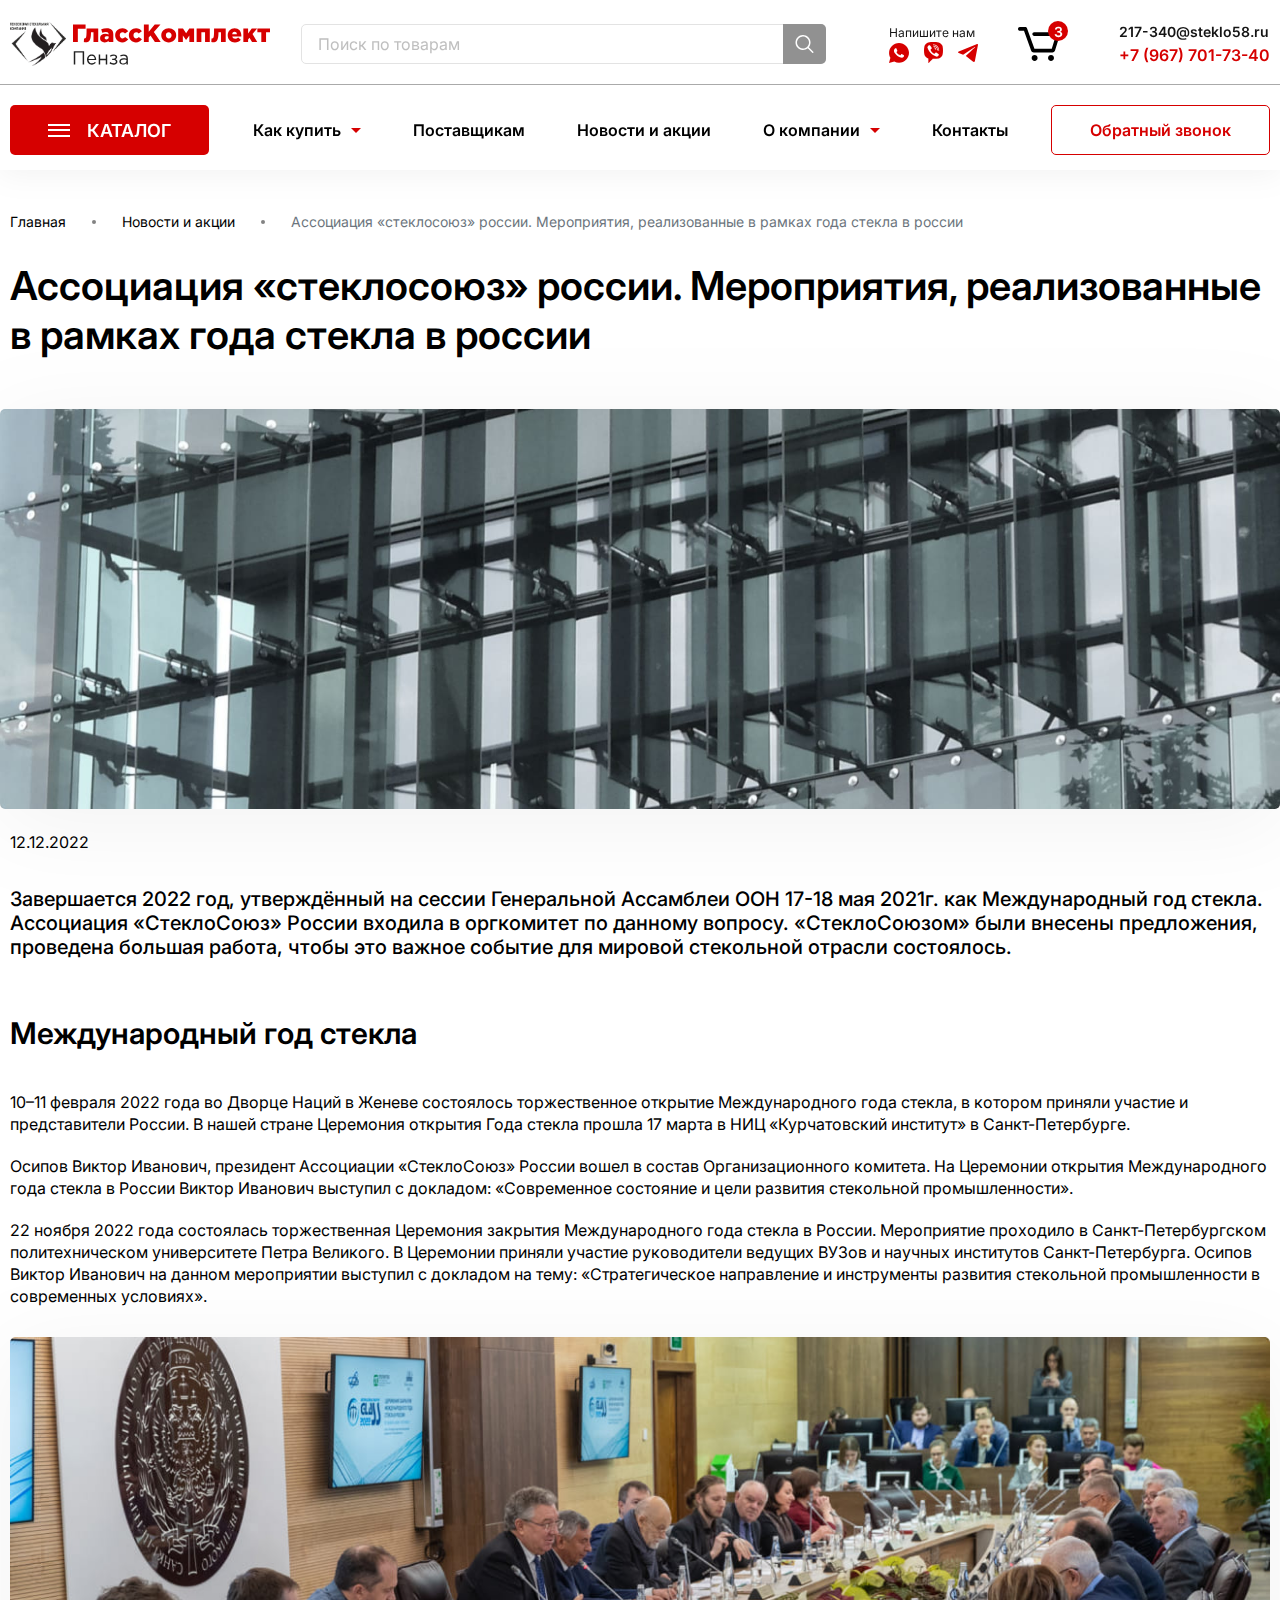
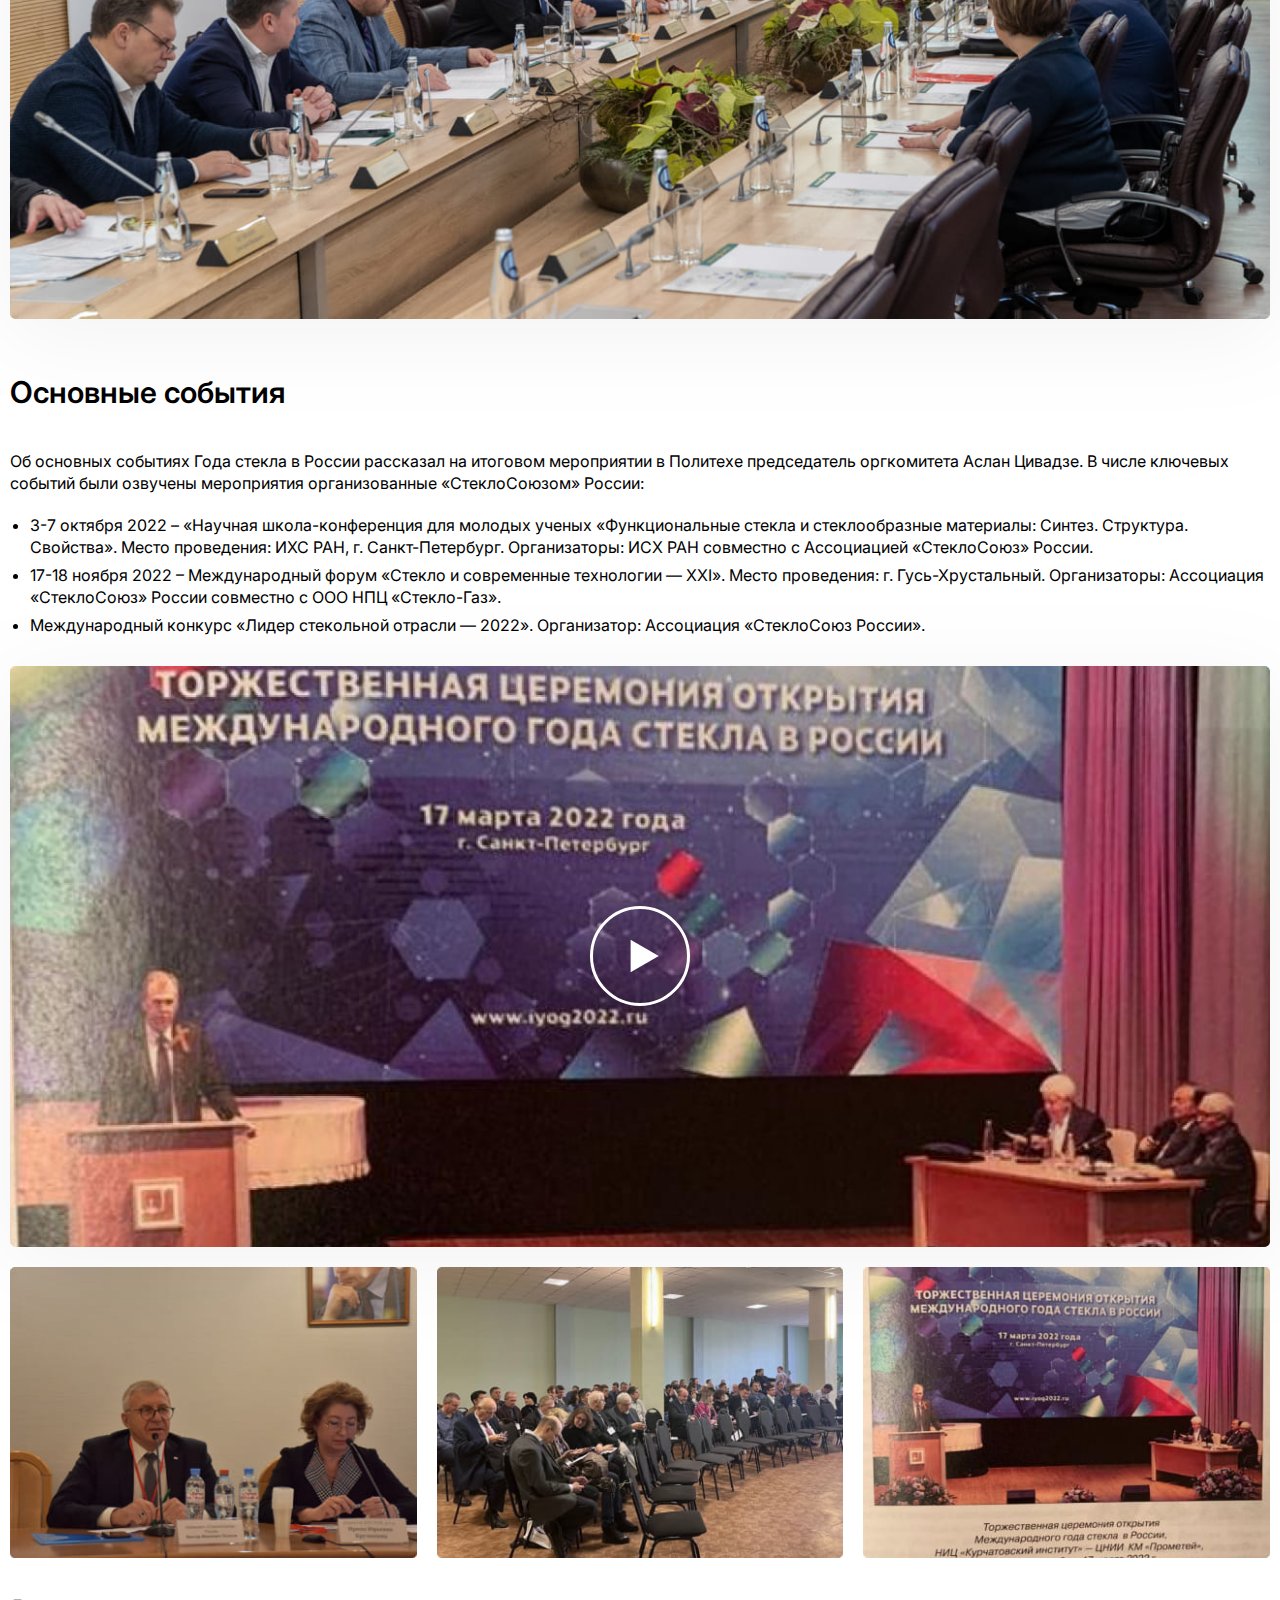
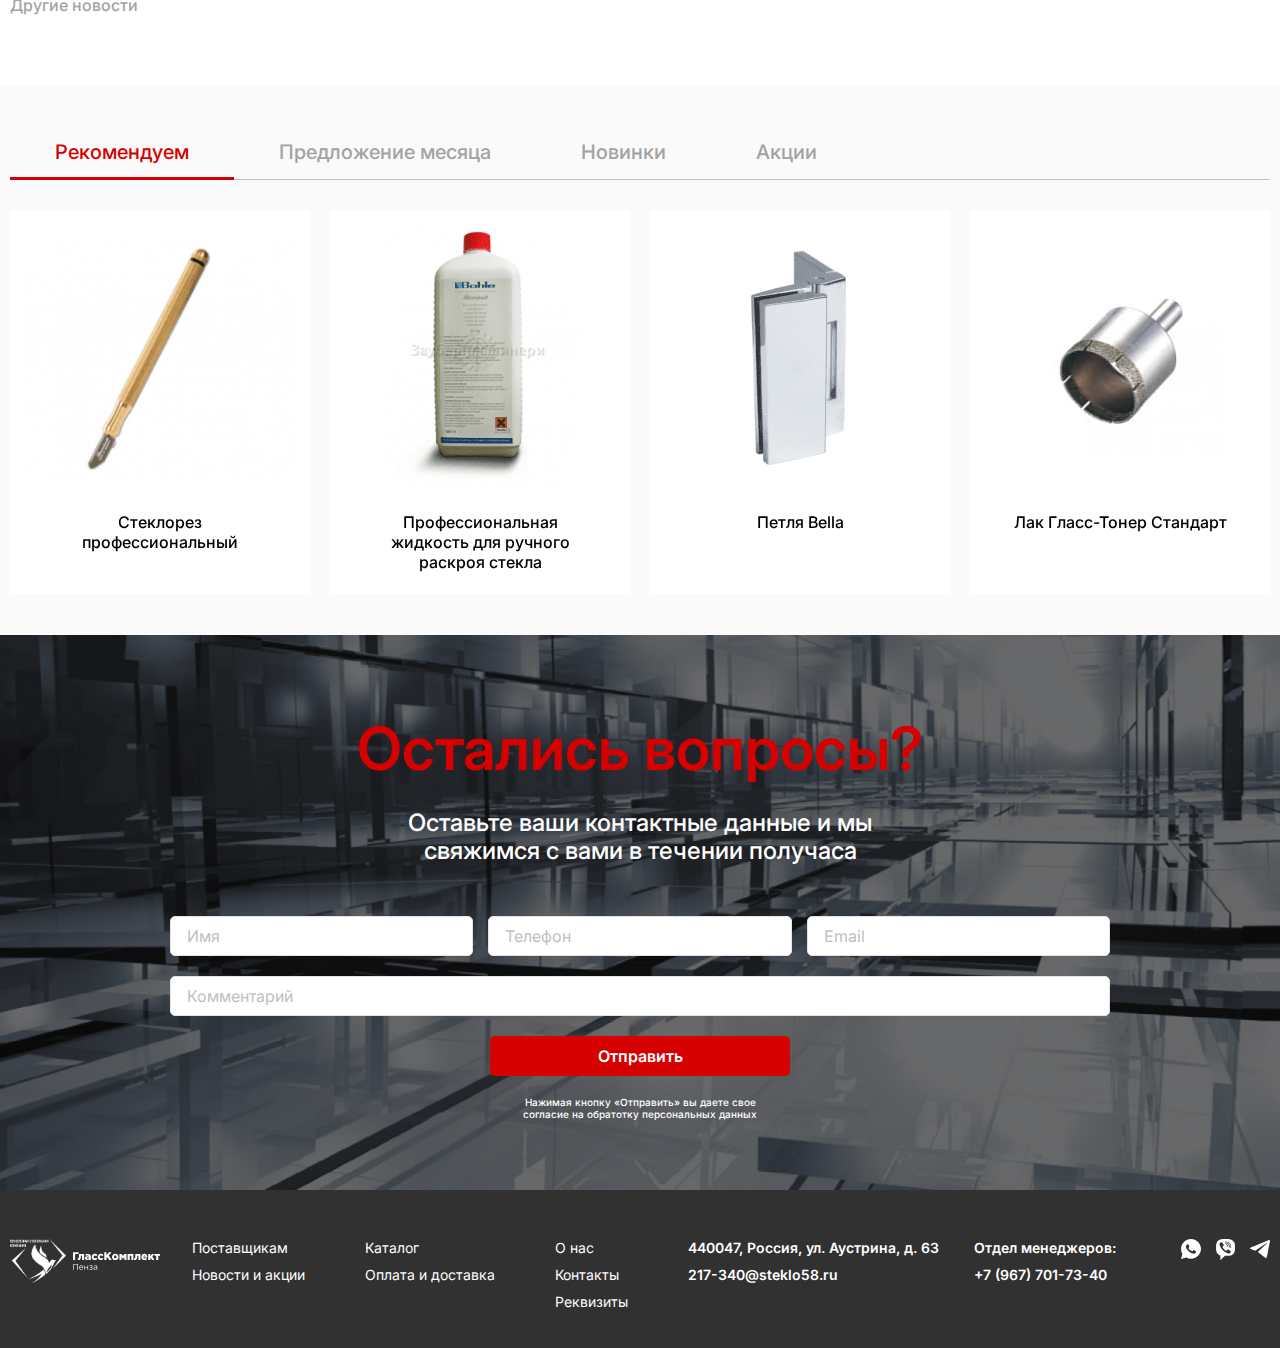
<file: article.html>
<!DOCTYPE html>
<html lang="ru">

<head>
	<meta charset="UTF-8">
	<meta http-equiv="X-UA-Compatible" content="IE=edge">
	<meta name="viewport" content="width=device-width, initial-scale=1.0">
	<title>Гласскомплект</title>

	<meta property="og:image" content="path/to/image.jpg">
	<link rel="shortcut icon" href="img/favicon/favicon.png" type="image/x-icon">

	<!-- add plugins css -->
	<link rel="stylesheet" href="css/bootstrap.min.css">
	<link rel="stylesheet" href="css/slick.css">
	<link rel="stylesheet" href="https://cdn.jsdelivr.net/npm/@fancyapps/ui@4.0/dist/fancybox.css">
	<link rel="stylesheet" href="https://cdnjs.cloudflare.com/ajax/libs/animate.css/4.1.1/animate.min.css" />
	<!-- add plugins css end -->

	<link rel="stylesheet" href="css/style.css">
	<link rel="stylesheet" href="css/header.css">
	<link rel="stylesheet" href="css/footer.css">
	<link rel="stylesheet" href="css/main.css">
	<link rel="stylesheet" href="css/media.css">
</head>

<body>

	<div class="wrapper bg-white">

		<header>
			<div class="header-top">
				<div class="container">
					<div class="row">
						<div class="col-12 d-flex align-items-center flex-wrap">


							<a href="index.html" class="logo">
								<span class="logo-icon"><img src="img/logo-icon.png" alt=""></span>
								<span class="logo-text"><img src="img/logo-text.svg" alt=""></span>
							</a>

							<form method="post" class="form-search">
								<label><input type="text" placeholder="Поиск по товарам" name="search"></label>
								<button type="submit"><svg class="svg-icon">
										<use xlink:href="img/sprite.svg#search"></use>
									</svg></button>
							</form>

							<div class="messengers-box">
								<ul class="list-messengers my-ul">
									<li><a href="#"><img src="img/whatsapp.svg" alt=""></a></li>
									<li><a href="#"><img src="img/viber.svg" alt=""></a></li>
									<li><a href="#"><img src="img/telegram.svg" alt=""></a></li>
								</ul>
								<p>Напишите нам</p>
							</div>

							<a href="basket.html" class="basket-link">
								<span class="basket-link__icon">
									<svg class="svg-icon">
										<use xlink:href="img/sprite.svg#basket"></use>
									</svg>
								</span>
								<span class="basket-link__val">3</span>
							</a>

							<div class="header-box">
								<a href="mailto:217-340@steklo58.ru" class="mail">217-340@steklo58.ru</a>
								<a href="tel:+79677017340" class="phone color-accent">+7 (967) 701-73-40</a>
							</div>

							<div class="btn-burger">
								<span></span>
								<span></span>
								<span></span>
							</div>
						</div>
					</div>
				</div>
			</div>

			<div class="header-bottom">
				<div class="header-bottom__close"></div>
				<div class="container">
					<div class="row">
						<div class="col-12 d-flex align-items-center flex-wrap">

							<a href="#" class="btn btn-accent btn-md btn-catalog">
								<span class="btn-catalog__icon">
									<span></span>
									<span></span>
									<span></span>
								</span>
								<span class="btn-catalog__text">Каталог</span>
							</a>

							<form method="post" class="form-search">
								<label><input type="text" placeholder="Поиск по товарам" name="search"></label>
								<button type="submit"><svg class="svg-icon">
										<use xlink:href="img/sprite.svg#search"></use>
									</svg></button>
							</form>

							<nav class="nav-menu">
								<ul class="menu my-ul">
									<li class="menu-item-catalog"><a href="catalog.html" class="nav-link">Каталог</a></li>
									<li class="dropdown">
										<a href="#" class="dropdown-toggle nav-link" data-bs-toggle="dropdown">Как купить</a>
										<div class="dropdown-menu">
											<a href="#" class="dropdowm-item">menu1</a>
											<a href="#" class="dropdowm-item">menu1</a>
											<a href="#" class="dropdowm-item">menu1</a>
										</div>
									</li>
									<li><a href="suppliers.html" class="nav-link">Поставщикам</a></li>
									<li><a href="news.html" class="nav-link">Новости и акции</a></li>
									<li class="dropdown">
										<a href="#" class="dropdown-toggle nav-link" data-bs-toggle="dropdown">О компании</a>
										<div class="dropdown-menu">
											<a href="#" class="dropdowm-item">menu1</a>
											<a href="#" class="dropdowm-item">menu1</a>
											<a href="#" class="dropdowm-item">menu1</a>
										</div>
									</li>
									<li><a href="contacts.html" class="nav-link">Контакты</a></li>
								</ul>
							</nav>

							<div class="messengers-box">
								<ul class="list-messengers my-ul">
									<li><a href="#"><img src="img/whatsapp.svg" alt=""></a></li>
									<li><a href="#"><img src="img/viber.svg" alt=""></a></li>
									<li><a href="#"><img src="img/telegram.svg" alt=""></a></li>
								</ul>
								<p>Напишите нам</p>
							</div>

							<div class="header-box">
								<a href="mailto:217-340@steklo58.ru" class="mail">217-340@steklo58.ru</a>
								<a href="tel:+79677017340" class="phone color-accent">+7 (967) 701-73-40</a>
							</div>


							<a href="#" class="btn btn-md btn-border-accent" data-bs-toggle="modal"
								data-bs-target="#callbackModal">Обратный звонок</a>
						</div>
					</div>
				</div>
			</div>
		</header>

		<section class="page page-article">
			<div class="container">
				<div class="row">
					<div class="col-12">
						<nav aria-label="breadcrumb" class="nav-breadcrumb">
							<ol class="breadcrumb">
								<li class="breadcrumb-item"><a href="index.html">Главная</a></li>
								<li class="breadcrumb-item"><a href="news.html">Новости и акции</a></li>
								<li class="breadcrumb-item active" aria-current="page">Ассоциация «стеклосоюз» россии. Мероприятия,
									реализованные в рамках года стекла в россии</li>
							</ol>
						</nav>
					</div>
					<div class="col-12">
						<h1>Ассоциация «стеклосоюз» россии. Мероприятия, реализованные в рамках года стекла в россии</h1>
					</div>
				</div>

			</div>

			<div class="article-image"><img src="img/article-image.jpg" alt=""></div>
			<div class="container">
				<div class="row">
					<div class="col-12">
						<div class="article-date">12.12.2022</div>

						<div class="article-description">
							<p>Завершается 2022 год, утверждённый на сессии Генеральной Ассамблеи ООН 17-18 мая 2021г. как
								Международный год стекла.
								Ассоциация «СтеклоСоюз» России входила в оргкомитет по данному вопросу. «СтеклоСоюзом» были внесены
								предложения,
								проведена большая работа, чтобы это важное событие для мировой стекольной отрасли состоялось.</p>
						</div>

						<div class="article-box">
							<h3>Международный год стекла</h3>
							<div class="box-text">
								<p>10–11 февраля 2022 года во Дворце Наций в Женеве состоялось торжественное открытие Международного
									года стекла, в котором
									приняли участие и представители России. В нашей стране Церемония открытия Года стекла прошла 17 марта
									в НИЦ
									«Курчатовский институт» в Санкт-Петербурге.</p>

								<p>Осипов Виктор Иванович, президент Ассоциации «СтеклоСоюз» России вошел в состав Организационного
									комитета. На Церемонии
									открытия Международного года стекла в России Виктор Иванович выступил с докладом: «Современное
									состояние и цели развития
									стекольной промышленности».</p>

								<p>22 ноября 2022 года состоялась торжественная Церемония закрытия Международного года стекла в России.
									Мероприятие
									проходило в Санкт-Петербургском политехническом университете Петра Великого. В Церемонии приняли
									участие руководители
									ведущих ВУЗов и научных институтов Санкт-Петербурга. Осипов Виктор Иванович на данном мероприятии
									выступил с докладом на
									тему: «Стратегическое направление и инструменты развития стекольной промышленности в современных
									условиях».</p>
							</div>

							<div class="article-image"><img src="img/article-image2.jpg" alt=""></div>
						</div>

						<div class="article-box">
							<h3>Основные события</h3>

							<div class="box-text">
								<p>Об основных событиях Года стекла в России рассказал на итоговом мероприятии в Политехе председатель
									оргкомитета Аслан
									Цивадзе. В числе ключевых событий были озвучены мероприятия организованные «СтеклоСоюзом» России:</p>

								<ul class="my-ul list-dots">
									<li>3-7 октября 2022 – «Научная школа-конференция для молодых ученых «Функциональные стекла и
										стеклообразные материалы:
										Синтез. Структура. Свойства». Место проведения: ИХС РАН, г. Санкт-Петербург. Организаторы: ИСХ РАН
										совместно с
										Ассоциацией «СтеклоСоюз» России.</li>
									<li>17-18 ноября 2022 – Международный форум «Стекло и современные технологии — XXI». Место проведения:
										г. Гусь-Хрустальный.
										Организаторы: Ассоциация «СтеклоСоюз» России совместно с ООО НПЦ «Стекло-Газ».</li>
									<li>Международный конкурс «Лидер стекольной отрасли — 2022». Организатор: Ассоциация «СтеклоСоюз
										России».</li>
								</ul>
							</div>

							<a href="https://youtu.be/njX2bu-_Vw4" data-fancybox="video" class="about-video article-image mb-20"><img
									src="img/article-video.jpg" alt=""></a>

							<div class="row">
								<div class="col-12 col-sm-6 col-md-4 mb-20">
									<a href="img/article-image3.jpg" class="article-gallery" data-fancybox="gallery1"><img
											src="img/article-image3.jpg" alt=""></a>
								</div>
								<div class="col-12 col-sm-6 col-md-4 mb-20">
									<a href="img/article-image4.jpg" class="article-gallery" data-fancybox="gallery1"><img
											src="img/article-image4.jpg" alt=""></a>
								</div>
								<div class="col-12 col-sm-6 col-md-4 mb-20">
									<a href="img/article-image5.jpg" class="article-gallery" data-fancybox="gallery1"><img
											src="img/article-image5.jpg" alt=""></a>
								</div>
							</div>

							<a href="#" class="link-grey link-all-news">Другие новости</a>
						</div>


					</div>
				</div>
			</div>
		</section>


		<div class="recommended-product recommended-product-v2">
			<div class="container">
				<div class="row">
					<div class="col-12">
						<ul class="nav nav-tabs nav-tabs-contacts" role="tablist">
							<li class="nav-item" role="presentation">
								<button class="nav-link active" id="nav-tab1" data-bs-toggle="tab" data-bs-target="#tab1" type="button"
									role="tab" aria-controls="tab1" aria-selected="true">
									Рекомендуем</button>
							</li>
							<li class="nav-item" role="presentation">
								<button class="nav-link" id="nav-tab2" data-bs-toggle="tab" data-bs-target="#tab2" type="button"
									role="tab" aria-controls="tab2" aria-selected="false">Предложение месяца</button>
							</li>
							<li class="nav-item" role="presentation">
								<button class="nav-link" id="nav-tab3" data-bs-toggle="tab" data-bs-target="#tab3" type="button"
									role="tab" aria-controls="tab3" aria-selected="false">Новинки</button>
							</li>
							<li class="nav-item" role="presentation">
								<button class="nav-link" id="nav-tab4" data-bs-toggle="tab" data-bs-target="#tab4" type="button"
									role="tab" aria-controls="tab4" aria-selected="false">Акции</button>
							</li>
						</ul>
					</div>

					<div class="col-12">
						<div class="tab-content tab-content-contacts">
							<div class="tab-pane fade show active" id="tab1" role="tabpanel" aria-labelledby="nav-tab1">
								<div class="recommended-product-slider">
									<div class="slide">
										<a href="product.html" class="product-card-recommended">
											<span class="product-card__img"><img src="img/product13.png" alt=""></span>
											<span class="product-card__title">Стеклорез профессиональный</span>
										</a>
									</div>
									<div class="slide">
										<a href="product.html" class="product-card-recommended">
											<span class="product-card__img"><img src="img/product14.png" alt=""></span>
											<span class="product-card__title">Профессиональная жидкость для ручного раскроя стекла</span>
										</a>
									</div>
									<div class="slide">
										<a href="product.html" class="product-card-recommended">
											<span class="product-card__img"><img src="img/product15.png" alt=""></span>
											<span class="product-card__title">Петля Bella</span>
										</a>
									</div>
									<div class="slide">
										<a href="product.html" class="product-card-recommended">
											<span class="product-card__img"><img src="img/product10.jpg" alt=""></span>
											<span class="product-card__title">Лак Гласс-Тонер Стандарт</span>
										</a>
									</div>
									<div class="slide">
										<a href="product.html" class="product-card-recommended">
											<span class="product-card__img"><img src="img/product13.png" alt=""></span>
											<span class="product-card__title">Стеклорез профессиональный</span>
										</a>
									</div>
								</div>
							</div>

							<div class="tab-pane fade" id="tab2" role="tabpanel" aria-labelledby="nav-tab2">
								<div class="recommended-product-slider">
									<div class="slide">
										<a href="product.html" class="product-card-recommended">
											<span class="product-card__img"><img src="img/product13.png" alt=""></span>
											<span class="product-card__title">Стеклорез профессиональный</span>
										</a>
									</div>
									<div class="slide">
										<a href="product.html" class="product-card-recommended">
											<span class="product-card__img"><img src="img/product14.png" alt=""></span>
											<span class="product-card__title">Профессиональная жидкость для ручного раскроя стекла</span>
										</a>
									</div>
									<div class="slide">
										<a href="product.html" class="product-card-recommended">
											<span class="product-card__img"><img src="img/product15.png" alt=""></span>
											<span class="product-card__title">Петля Bella</span>
										</a>
									</div>
									<div class="slide">
										<a href="product.html" class="product-card-recommended">
											<span class="product-card__img"><img src="img/product10.jpg" alt=""></span>
											<span class="product-card__title">Лак Гласс-Тонер Стандарт</span>
										</a>
									</div>
									<div class="slide">
										<a href="product.html" class="product-card-recommended">
											<span class="product-card__img"><img src="img/product13.png" alt=""></span>
											<span class="product-card__title">Стеклорез профессиональный</span>
										</a>
									</div>
								</div>
							</div>

							<div class="tab-pane fade" id="tab3" role="tabpanel" aria-labelledby="nav-tab3">
								<div class="recommended-product-slider">
									<div class="slide">
										<a href="product.html" class="product-card-recommended">
											<span class="product-card__img"><img src="img/product13.png" alt=""></span>
											<span class="product-card__title">Стеклорез профессиональный</span>
										</a>
									</div>
									<div class="slide">
										<a href="product.html" class="product-card-recommended">
											<span class="product-card__img"><img src="img/product14.png" alt=""></span>
											<span class="product-card__title">Профессиональная жидкость для ручного раскроя стекла</span>
										</a>
									</div>
									<div class="slide">
										<a href="product.html" class="product-card-recommended">
											<span class="product-card__img"><img src="img/product15.png" alt=""></span>
											<span class="product-card__title">Петля Bella</span>
										</a>
									</div>
									<div class="slide">
										<a href="product.html" class="product-card-recommended">
											<span class="product-card__img"><img src="img/product10.jpg" alt=""></span>
											<span class="product-card__title">Лак Гласс-Тонер Стандарт</span>
										</a>
									</div>
									<div class="slide">
										<a href="product.html" class="product-card-recommended">
											<span class="product-card__img"><img src="img/product13.png" alt=""></span>
											<span class="product-card__title">Стеклорез профессиональный</span>
										</a>
									</div>
								</div>
							</div>

							<div class="tab-pane fade" id="tab4" role="tabpanel" aria-labelledby="nav-tab4">
								<div class="recommended-product-slider">
									<div class="slide">
										<a href="product.html" class="product-card-recommended">
											<span class="product-card__img"><img src="img/product13.png" alt=""></span>
											<span class="product-card__title">Стеклорез профессиональный</span>
										</a>
									</div>
									<div class="slide">
										<a href="product.html" class="product-card-recommended">
											<span class="product-card__img"><img src="img/product14.png" alt=""></span>
											<span class="product-card__title">Профессиональная жидкость для ручного раскроя стекла</span>
										</a>
									</div>
									<div class="slide">
										<a href="product.html" class="product-card-recommended">
											<span class="product-card__img"><img src="img/product15.png" alt=""></span>
											<span class="product-card__title">Петля Bella</span>
										</a>
									</div>
									<div class="slide">
										<a href="product.html" class="product-card-recommended">
											<span class="product-card__img"><img src="img/product10.jpg" alt=""></span>
											<span class="product-card__title">Лак Гласс-Тонер Стандарт</span>
										</a>
									</div>
									<div class="slide">
										<a href="product.html" class="product-card-recommended">
											<span class="product-card__img"><img src="img/product13.png" alt=""></span>
											<span class="product-card__title">Стеклорез профессиональный</span>
										</a>
									</div>
								</div>
							</div>
						</div>
					</div>
				</div>
			</div>
		</div>

		<section class="callback">
			<div class="container">
				<div class="row">
					<div class="col-12 text-center">
						<h2>Остались вопросы?</h2>
						<div class="box-text">
							<p>Оставьте ваши контактные данные и мы свяжимся с вами в течении получаса</p>
						</div>
					</div>

					<div class="col-12">
						<form method="post" class="form-callback">
							<label>
								<input type="text" placeholder="Имя" name="name">
							</label>
							<label>
								<input type="text" placeholder="Телефон" name="phone" required>
							</label>
							<label>
								<input type="text" placeholder="Email" name="mail">
							</label>
							<label class="w100">
								<input type="text" placeholder="Комментарий" name="comment">
							</label>

							<div class="w100">
								<button type="submit" class="btn btn-accent">Отправить</button>
							</div>
							<div class="consent">Нажимая кнопку «Отправить» вы даете свое согласие на обратотку персональных данных
							</div>
						</form>
					</div>
				</div>
			</div>
		</section>

		<footer>
			<div class="container">
				<div class="row">
					<div class="col-12 d-flex flex-wrap align-items-start">
						<a href="index.html" class="logo">
							<span class="logo-icon"><img src="img/logo-icon.png" alt=""></span>
							<span class="logo-text"><img src="img/logo-text.svg" alt=""></span>
						</a>

						<ul class="footer-menu my-ul">
							<li><a href="suppliers.html">Поставщикам</a></li>
							<li><a href="news.html">Новости и акции</a></li>
						</ul>
						<ul class="footer-menu my-ul">
							<li><a href="catalog.html">Каталог</a></li>
							<li><a href="delivery.html">Оплата и доставка</a></li>
						</ul>
						<ul class="footer-menu my-ul">
							<li><a href="about.html">О нас</a></li>
							<li><a href="contacts.html">Контакты</a></li>
							<li><a href="#">Реквизиты</a></li>
						</ul>

						<div class="footer-box">
							<div class="address">440047, Россия, ул. Аустрина, д. 63</div>
							<a href="mailto:217-340@steklo58.ru">217-340@steklo58.ru</a>
						</div>

						<div class="footer-box">
							<p>Отдел менеджеров:</p>
							<a href="tel:+79677017340">+7 (967) 701-73-40</a>
						</div>

						<ul class="list-messengers my-ul">
							<li><a href="#"><img src="img/whatsapp.svg" alt=""></a></li>
							<li><a href="#"><img src="img/viber.svg" alt=""></a></li>
							<li><a href="#"><img src="img/telegram.svg" alt=""></a></li>
						</ul>
					</div>
				</div>
			</div>
		</footer>

	</div>

	<!-- Modal -->
	<div class="modal fade" id="reviewsModal" tabindex="-1" aria-labelledby="reviewsModalLabel" aria-hidden="true">
		<div class="modal-dialog modal-dialog-centered">
			<div class="modal-content">
				<div class="modal-header">
					<h5 class="modal-title">Оставить отзыв</h5>
					<button type="button" class="btn-close" data-bs-dismiss="modal" aria-label="Close"><svg class="svg-icon">
							<use xlink:href="img/sprite.svg#close"></use>
						</svg></button>
				</div>
				<div class="modal-body">
					<div class="box-text">
						<p>Пожалуйста, поделитесь своими впечатлениями о компании или преобретенной продукции.</p>
					</div>

					<form method="post" class="form-callback">
						<label>
							<input type="text" placeholder="Имя" name="name">
						</label>
						<label>
							<input type="text" placeholder="Должность" name="position">
						</label>
						<label>
							<input type="text" placeholder="Название компании" name="name_company">
						</label>
						<label class="w100">
							<textarea name="message" placeholder="Отзыв"></textarea>
						</label>

						<button type="submit" class="btn btn-accent">Отправить</button>
						<div class="consent">Нажимая кнопку «Отправить» вы даете свое согласие на обратотку персональных данных
						</div>
					</form>
				</div>

			</div>
		</div>
	</div>

	<div class="modal fade" id="callbackModal" tabindex="-1" aria-labelledby="callbackModalLabel" aria-hidden="true">
		<div class="modal-dialog modal-dialog-centered">
			<div class="modal-content">
				<div class="modal-header">
					<h5 class="modal-title">Обратный звонок</h5>
					<button type="button" class="btn-close" data-bs-dismiss="modal" aria-label="Close"><svg class="svg-icon">
							<use xlink:href="img/sprite.svg#close"></use>
						</svg></button>
				</div>
				<div class="modal-body">
					<div class="box-text text-center theme-appeals">
						<p>Выберите тему обращения:</p>
					</div>

					<form method="post" class="form-callback">
						<div class="form-group">
							<label class="label-radio">
								<input type="radio" class="inp-radio" name="radio" checked>
								<span class="radio-custom"></span>
								<span class="radio-text">Продукция</span>
							</label>
							<label class="label-radio">
								<input type="radio" class="inp-radio" name="radio">
								<span class="radio-custom"></span>
								<span class="radio-text">Сотрудничество</span>
							</label>
						</div>

						<label>
							<input type="text" placeholder="Имя" name="name">
						</label>
						<label>
							<input type="text" placeholder="Телефон" name="phone" required>
						</label>
						<button type="submit" class="btn btn-accent">Отправить</button>
						<div class="consent">Нажимая кнопку «Отправить» вы даете свое согласие на обратотку персональных данных
						</div>
					</form>
				</div>

			</div>
		</div>
	</div>

	<!-- add plugins js-->
	<script src="js/jquery.min.js"></script>
	<script src="js/bootstrap.bundle.min.js"></script>
	<script src="js/slick.min.js"></script>
	<script src="js/jquery.maskedinput.min.js"></script>
	<script src="https://cdn.jsdelivr.net/npm/@fancyapps/ui@4.0/dist/fancybox.umd.js"></script>
	<script src="https://cdnjs.cloudflare.com/ajax/libs/wow/1.1.2/wow.min.js"></script>
	<!-- add plugins js end-->

	<script src="js/common.js"></script>

</body>

</html>
</file>
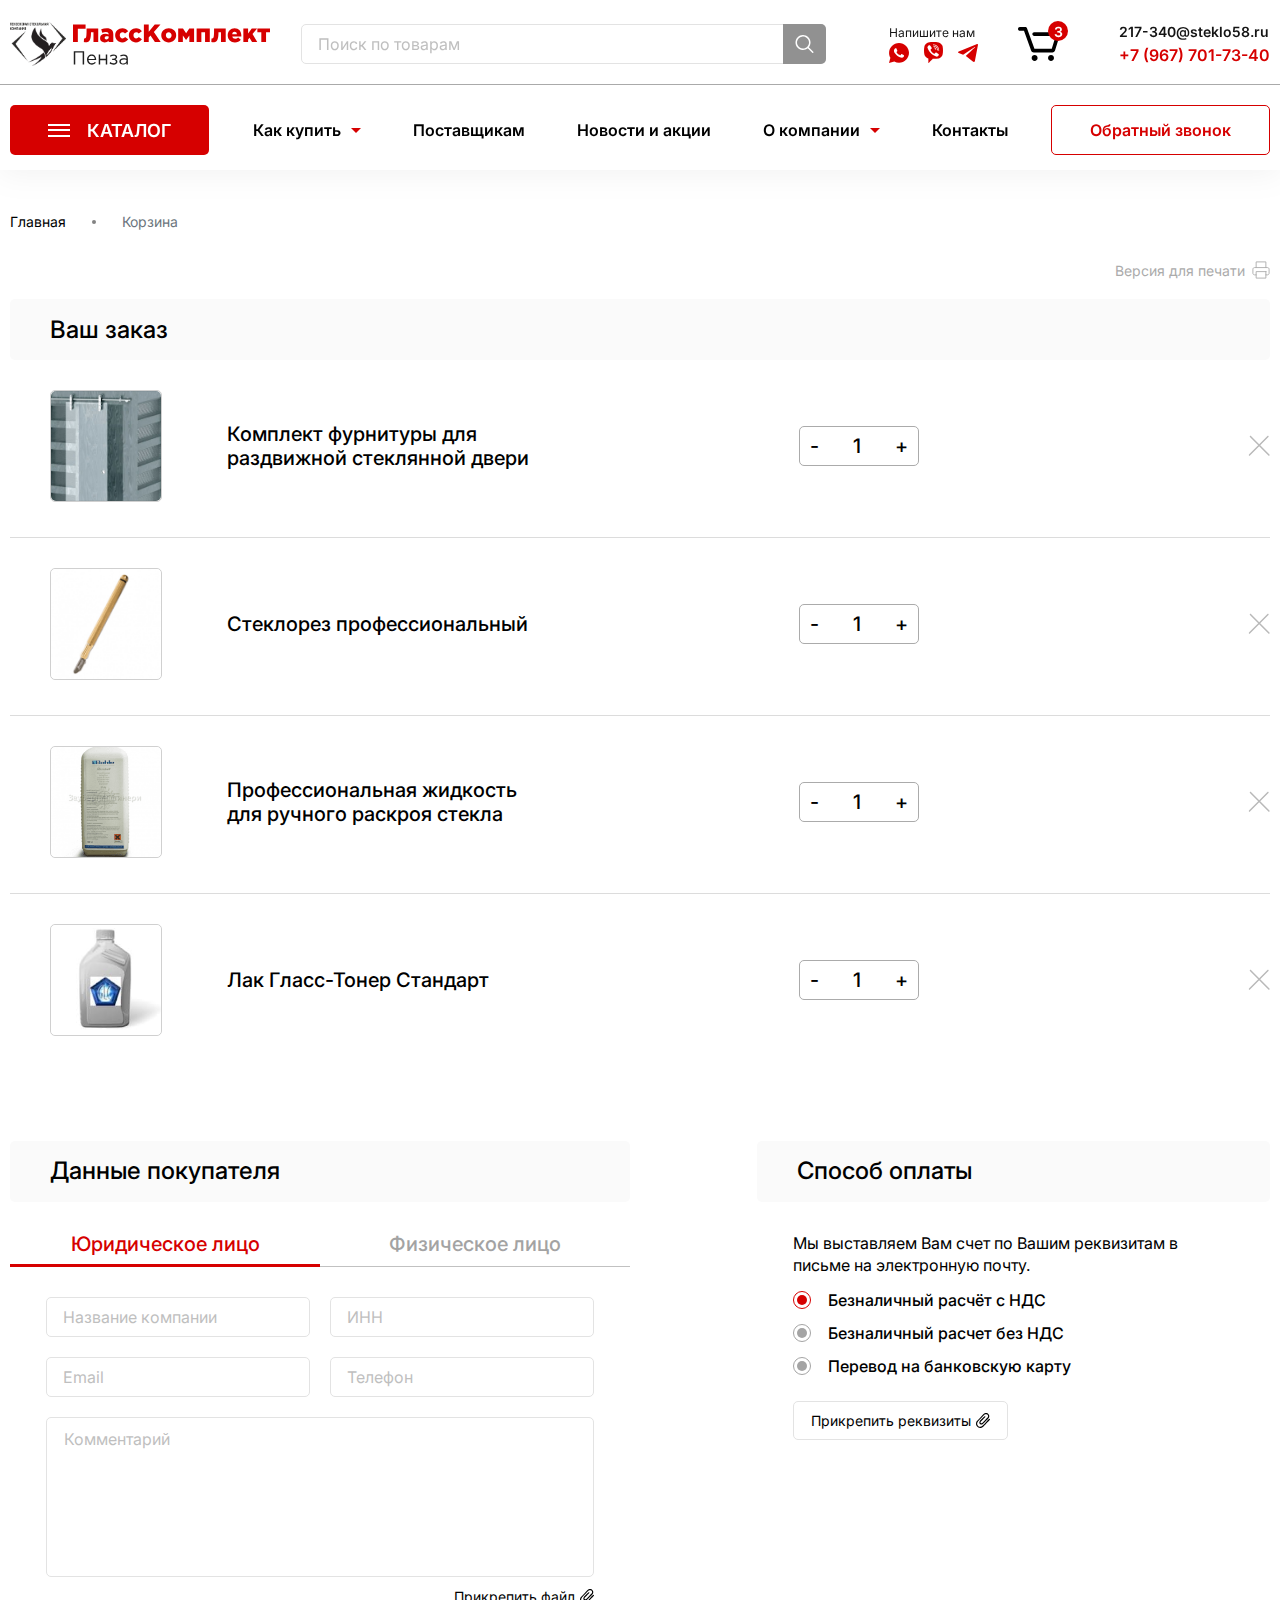
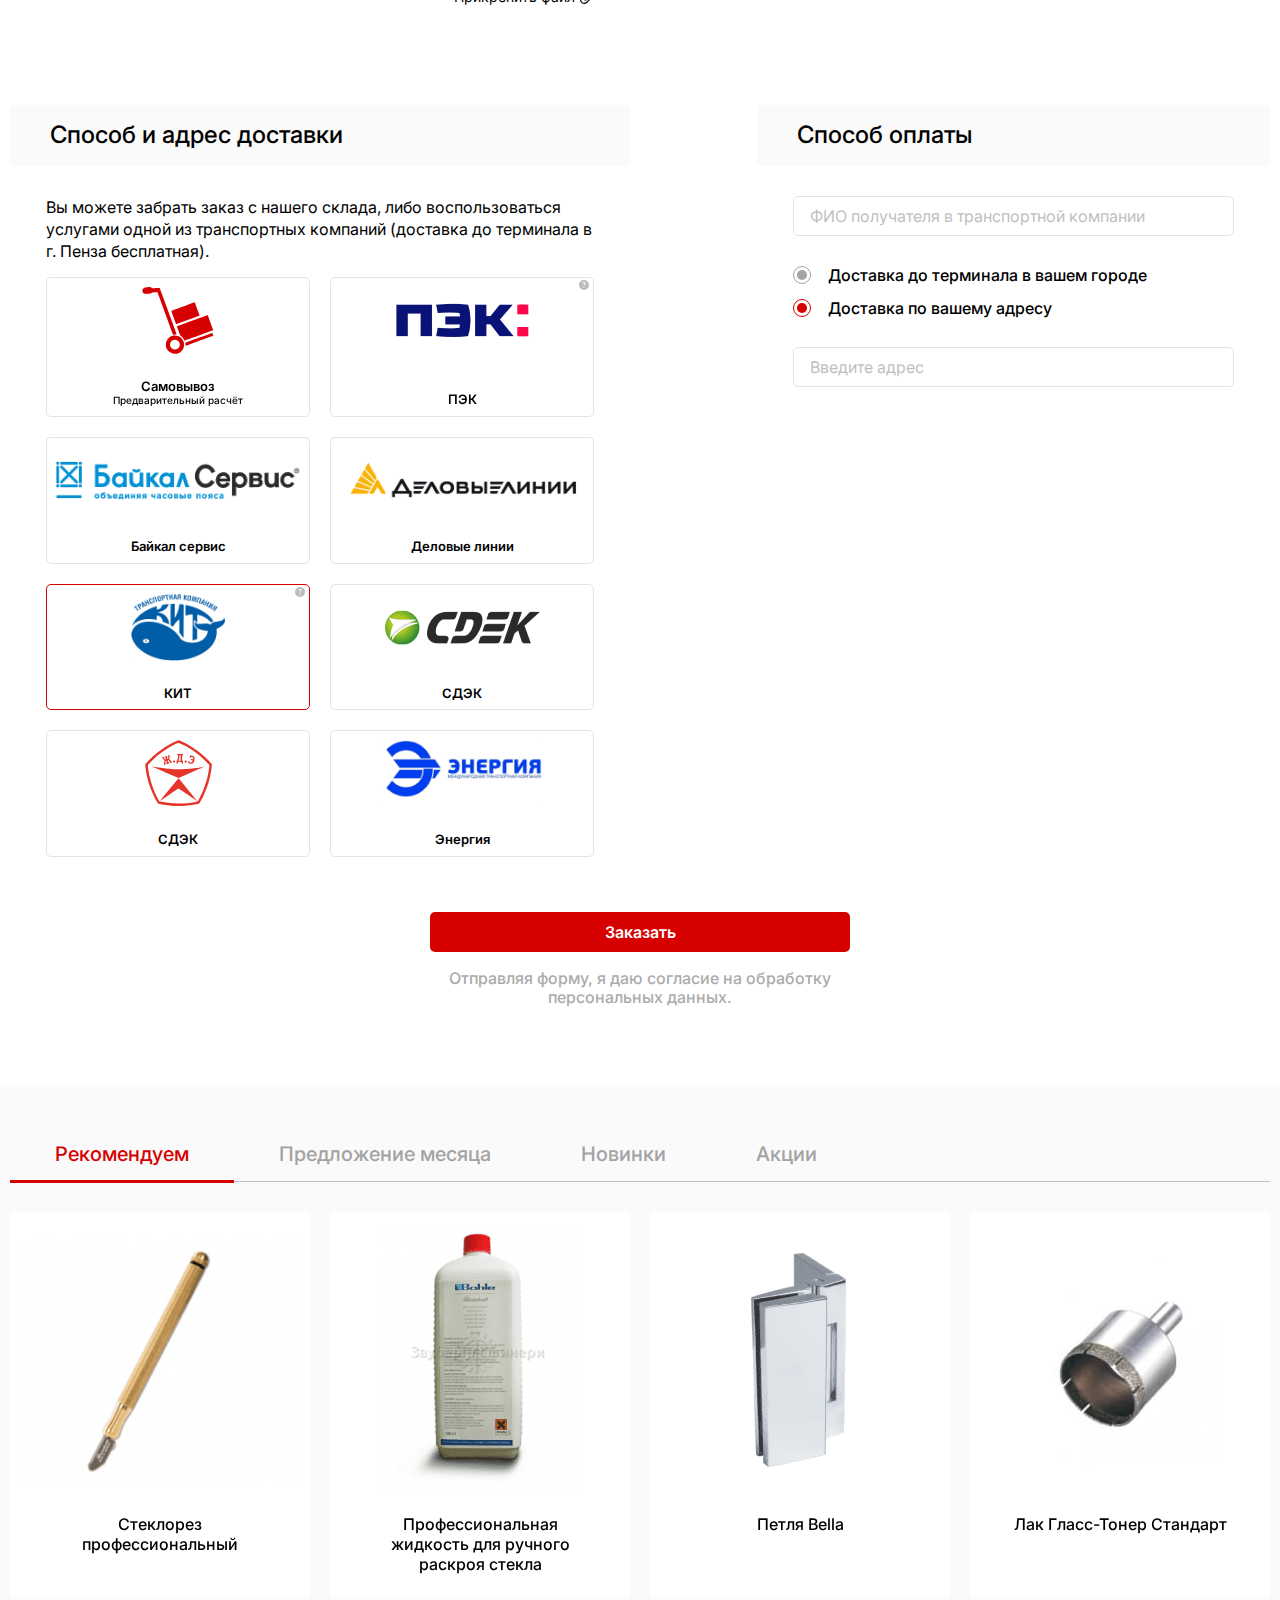
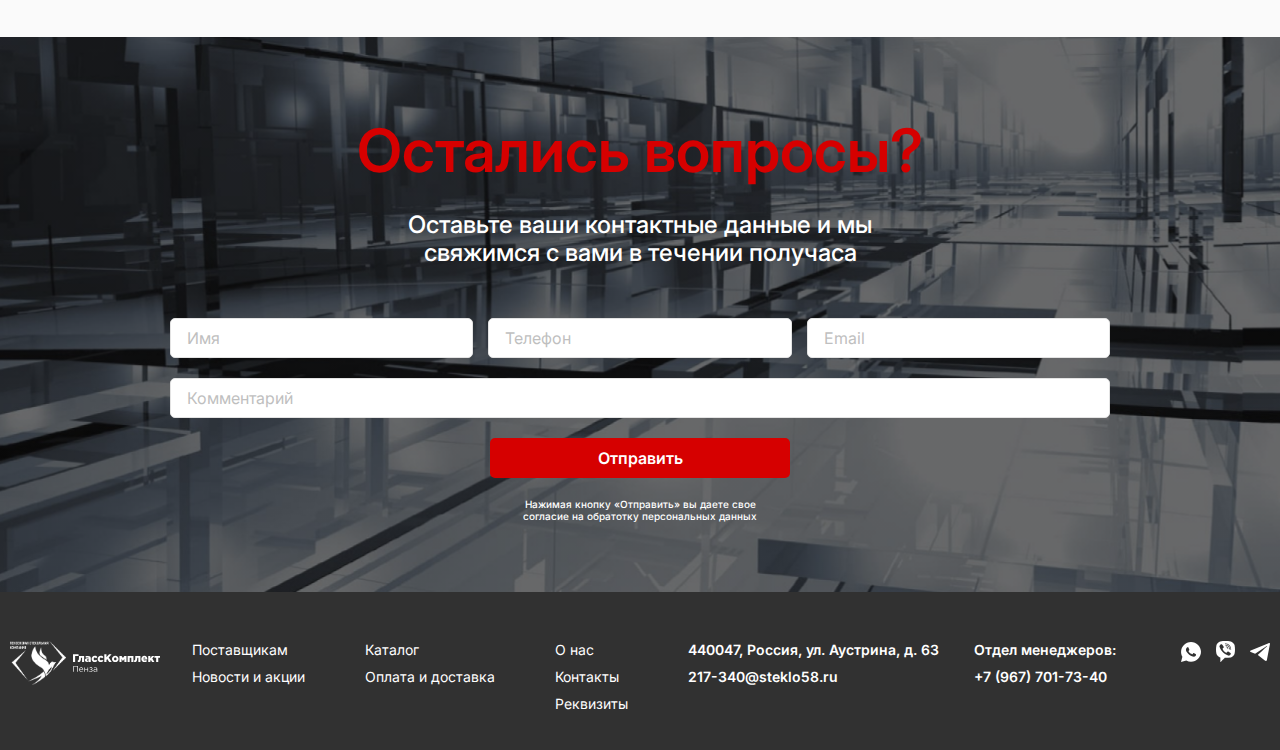
<file: basket.html>
<!DOCTYPE html>
<html lang="ru">

<head>
	<meta charset="UTF-8">
	<meta http-equiv="X-UA-Compatible" content="IE=edge">
	<meta name="viewport" content="width=device-width, initial-scale=1.0">
	<title>Гласскомплект</title>

	<meta property="og:image" content="path/to/image.jpg">
	<link rel="shortcut icon" href="img/favicon/favicon.png" type="image/x-icon">

	<!-- add plugins css -->
	<link rel="stylesheet" href="css/bootstrap.min.css">
	<link rel="stylesheet" href="css/slick.css">
	<link rel="stylesheet" href="https://cdn.jsdelivr.net/npm/@fancyapps/ui@4.0/dist/fancybox.css">
	<link rel="stylesheet" href="https://cdnjs.cloudflare.com/ajax/libs/animate.css/4.1.1/animate.min.css" />
	<!-- add plugins css end -->

	<link rel="stylesheet" href="css/style.css">
	<link rel="stylesheet" href="css/header.css">
	<link rel="stylesheet" href="css/footer.css">
	<link rel="stylesheet" href="css/main.css">
	<link rel="stylesheet" href="css/media.css">
</head>

<body>

	<div class="wrapper bg-white">

		<header>
			<div class="header-top">
				<div class="container">
					<div class="row">
						<div class="col-12 d-flex align-items-center flex-wrap">


							<a href="index.html" class="logo">
								<span class="logo-icon"><img src="img/logo-icon.png" alt=""></span>
								<span class="logo-text"><img src="img/logo-text.svg" alt=""></span>
							</a>

							<form method="post" class="form-search">
								<label><input type="text" placeholder="Поиск по товарам" name="search"></label>
								<button type="submit">
									<svg class="svg-icon">
										<use xlink:href="img/sprite.svg#search"></use>
									</svg>
								</button>
							</form>

							<div class="messengers-box">
								<ul class="list-messengers my-ul">
									<li><a href="#"><img src="img/whatsapp.svg" alt=""></a></li>
									<li><a href="#"><img src="img/viber.svg" alt=""></a></li>
									<li><a href="#"><img src="img/telegram.svg" alt=""></a></li>
								</ul>
								<p>Напишите нам</p>
							</div>

							<a href="basket.html" class="basket-link">
								<span class="basket-link__icon">
									<svg class="svg-icon">
										<use xlink:href="img/sprite.svg#basket"></use>
									</svg>
								</span>
								<span class="basket-link__val">3</span>
							</a>

							<div class="header-box">
								<a href="mailto:217-340@steklo58.ru" class="mail">217-340@steklo58.ru</a>
								<a href="tel:+79677017340" class="phone color-accent">+7 (967) 701-73-40</a>
							</div>

							<div class="btn-burger">
								<span></span>
								<span></span>
								<span></span>
							</div>
						</div>
					</div>
				</div>
			</div>

			<div class="header-bottom">
				<div class="header-bottom__close"></div>
				<div class="container">
					<div class="row">
						<div class="col-12 d-flex align-items-center flex-wrap">

							<a href="#" class="btn btn-accent btn-md btn-catalog">
								<span class="btn-catalog__icon">
									<span></span>
									<span></span>
									<span></span>
								</span>
								<span class="btn-catalog__text">Каталог</span>
							</a>

							<form method="post" class="form-search">
								<label><input type="text" placeholder="Поиск по товарам" name="search"></label>
								<button type="submit">
									<svg class="svg-icon">
										<use xlink:href="img/sprite.svg#search"></use>
									</svg>
								</button>
							</form>

							<nav class="nav-menu">
								<ul class="menu my-ul">
									<li class="menu-item-catalog"><a href="catalog.html" class="nav-link">Каталог</a></li>
									<li class="dropdown">
										<a href="#" class="dropdown-toggle nav-link" data-bs-toggle="dropdown">Как купить</a>
										<div class="dropdown-menu">
											<a href="#" class="dropdowm-item">menu1</a>
											<a href="#" class="dropdowm-item">menu1</a>
											<a href="#" class="dropdowm-item">menu1</a>
										</div>
									</li>
									<li><a href="suppliers.html" class="nav-link">Поставщикам</a></li>
									<li><a href="news.html" class="nav-link">Новости и акции</a></li>
									<li class="dropdown">
										<a href="#" class="dropdown-toggle nav-link" data-bs-toggle="dropdown">О компании</a>
										<div class="dropdown-menu">
											<a href="#" class="dropdowm-item">menu1</a>
											<a href="#" class="dropdowm-item">menu1</a>
											<a href="#" class="dropdowm-item">menu1</a>
										</div>
									</li>
									<li><a href="contacts.html" class="nav-link">Контакты</a></li>
								</ul>
							</nav>

							<div class="messengers-box">
								<ul class="list-messengers my-ul">
									<li><a href="#"><img src="img/whatsapp.svg" alt=""></a></li>
									<li><a href="#"><img src="img/viber.svg" alt=""></a></li>
									<li><a href="#"><img src="img/telegram.svg" alt=""></a></li>
								</ul>
								<p>Напишите нам</p>
							</div>

							<div class="header-box">
								<a href="mailto:217-340@steklo58.ru" class="mail">217-340@steklo58.ru</a>
								<a href="tel:+79677017340" class="phone color-accent">+7 (967) 701-73-40</a>
							</div>


							<a href="#" class="btn btn-md btn-border-accent" data-bs-toggle="modal"
								data-bs-target="#callbackModal">Обратный звонок</a>
						</div>
					</div>
				</div>
			</div>
		</header>

		<section class="page page-basket">
			<div class="container">
				<div class="row">
					<div class="col-12">
						<nav aria-label="breadcrumb" class="nav-breadcrumb">
							<ol class="breadcrumb">
								<li class="breadcrumb-item"><a href="index.html">Главная</a></li>
								<li class="breadcrumb-item active" aria-current="page">Корзина</li>
							</ol>
						</nav>
					</div>

				</div>

				<div class="row align-items-center mb-20">
					<div class="col-12">
						<a href="#" class="link-print">
							<span class="link-print__text">Версия для печати</span>
							<span class="link-print__icon"><svg class="svg-icon">
									<use xlink:href="img/sprite.svg#print"></use>
								</svg></span>
						</a>
					</div>
				</div>
				<div class="row">
					<div class="col-12">
						<form method="post" class="form-basket">
							<div class="row mb-70">
								<div class="col-12">
									<div class="form-basket-box">
										<div class="basket-title">
											<h1>Ваш заказ</h1>
										</div>

										<div class="basket-card">
											<a href="product.html" class="basket-card__photo"><img src="img/product-max.jpg" alt=""></a>
											<a href="product.html" class="basket-card__title">Комплект фурнитуры для раздвижной стеклянной
												двери</a>

											<div class="basket-card__value">
												<div class="amount">
													<span class="down">-</span>
													<input type="text" value="1" />
													<span class="up">+</span>
												</div>
											</div>

											<div class="basket-card__clear">
												<a href="#" class="btn-delete">
													<svg class="svg-icon">
														<use xlink:href="img/sprite.svg#close"></use>
													</svg>
												</a>
											</div>
										</div>

										<div class="basket-card">
											<a href="product.html" class="basket-card__photo"><img src="img/product13.png" alt=""></a>
											<a href="product.html" class="basket-card__title">Стеклорез профессиональный</a>

											<div class="basket-card__value">
												<div class="amount">
													<span class="down">-</span>
													<input type="text" value="1" />
													<span class="up">+</span>
												</div>
											</div>

											<div class="basket-card__clear">
												<a href="#" class="btn-delete">
													<svg class="svg-icon">
														<use xlink:href="img/sprite.svg#close"></use>
													</svg>
												</a>
											</div>
										</div>
										<div class="basket-card">
											<a href="product.html" class="basket-card__photo"><img src="img/product14.png" alt=""></a>
											<a href="product.html" class="basket-card__title">Профессиональная жидкость для ручного раскроя
												стекла</a>

											<div class="basket-card__value">
												<div class="amount">
													<span class="down">-</span>
													<input type="text" value="1" />
													<span class="up">+</span>
												</div>
											</div>

											<div class="basket-card__clear">
												<a href="#" class="btn-delete">
													<svg class="svg-icon">
														<use xlink:href="img/sprite.svg#close"></use>
													</svg>
												</a>
											</div>
										</div>
										<div class="basket-card">
											<a href="product.html" class="basket-card__photo"><img src="img/product11.jpg" alt=""></a>
											<a href="product.html" class="basket-card__title">Лак Гласс-Тонер Стандарт</a>

											<div class="basket-card__value">
												<div class="amount">
													<span class="down">-</span>
													<input type="text" value="1" />
													<span class="up">+</span>
												</div>
											</div>

											<div class="basket-card__clear">
												<a href="#" class="btn-delete">
													<svg class="svg-icon">
														<use xlink:href="img/sprite.svg#close"></use>
													</svg>
												</a>
											</div>
										</div>
									</div>
								</div>
							</div>

							<div class="row mb-70">
								<div class="col-12 col-lg-6 mb-30">
									<div class="form-basket-box">
										<div class="basket-title mb-30">
											<div class="h2">Данные покупателя</div>
										</div>
										<ul class="nav nav-tabs nav-tabs-contacts" role="tablist">
											<li class="nav-item" role="presentation">
												<button class="nav-link active js-tab-trigger" data-tab="1" id="nav-tab5" data-bs-toggle="tab"
													data-bs-target="#tab5" type="button" role="tab" aria-controls="tab5" aria-selected="true">
													Юридическое лицо
												</button>
											</li>
											<li class="nav-item" role="presentation">
												<button class="nav-link js-tab-trigger" id="nav-tab6" data-tab="2" data-bs-toggle="tab"
													data-bs-target="#tab6" type="button" role="tab" aria-controls="tab6"
													aria-selected="false">Физическое лицо
												</button>
											</li>
										</ul>

										<div class="basket-body">
											<div class="tab-content tab-content-contacts">
												<div class="tab-pane fade show active" id="tab5" role="tabpanel" aria-labelledby="nav-tab5">
													<div class="row">
														<div class="col-12 col-lg-6 mb-20">
															<label>
																<input type="text" placeholder="Название компании" name="name">
															</label>
														</div>
														<div class="col-12 col-lg-6 mb-20">
															<label>
																<input type="text" placeholder="ИНН" name="inn">
															</label>
														</div>
														<div class="col-12 col-lg-6 mb-20">
															<label>
																<input type="text" placeholder="Email" name="mail">
															</label>
														</div>
														<div class="col-12 col-lg-6 mb-20">
															<label>
																<input type="text" placeholder="Телефон" name="phone">
															</label>
														</div>
														<div class="col-12">
															<label>
																<textarea name="message" placeholder="Комментарий"></textarea>
															</label>
														</div>
														<div class="col-12">
															<label class="label-file label-file-black">
																<input type="file" name="file">
																<span class="label-file__text">Прикрепить файл</span>
																<span class="label-file__icon"><svg class="svg-icon">
																		<use xlink:href="img/sprite.svg#file"></use>
																	</svg></span>
															</label>
														</div>
													</div>
												</div>

												<div class="tab-pane fade" id="tab6" role="tabpanel" aria-labelledby="nav-tab6">
													<div class="row">
														<div class="col-12 col-lg-6 mb-20">
															<label>
																<input type="text" placeholder="Название компании" name="name">
															</label>
														</div>
														<div class="col-12 col-lg-6 mb-20">
															<label>
																<input type="text" placeholder="ИНН" name="inn">
															</label>
														</div>
														<div class="col-12 col-lg-6 mb-20">
															<label>
																<input type="text" placeholder="Email" name="mail">
															</label>
														</div>
														<div class="col-12 col-lg-6 mb-20">
															<label>
																<input type="text" placeholder="Телефон" name="phone">
															</label>
														</div>
														<div class="col-12">
															<label>
																<textarea name="message" placeholder="Комментарий"></textarea>
															</label>
														</div>
														<div class="col-12">
															<label class="label-file label-file-black">
																<input type="file" name="file">
																<span class="label-file__text">Прикрепить файл</span>
																<span class="label-file__icon"><svg class="svg-icon">
																		<use xlink:href="img/sprite.svg#file"></use>
																	</svg></span>
															</label>
														</div>
													</div>
												</div>
											</div>
										</div>
									</div>
								</div>

								<div class="col-12 col-lg-5 offset-lg-1 mb-30">
									<div class="form-basket-box">
										<div class="basket-title mb-30">
											<div class="h2">Способ оплаты</div>
										</div>
										<div class="basket-body">
											<div class="box-text">
												<p>Мы выставляем Вам счет по Вашим реквизитам в письме на электронную почту.</p>
											</div>
											<div class="tab-content tab-content-contacts tab-content-basket">
												<div class="tab-pane js-tab-content active" data-tab="1">
													<label class="label-radio label-radio-black">
														<input type="radio" class="inp-radio" name="radio" checked>
														<span class="radio-custom"></span>
														<span class="radio-text">Безналичный расчёт с НДС</span>
													</label>
													<label class="label-radio label-radio-black">
														<input type="radio" class="inp-radio" name="radio">
														<span class="radio-custom"></span>
														<span class="radio-text">Безналичный расчет без НДС</span>
													</label>
													<label class="label-radio label-radio-black">
														<input type="radio" class="inp-radio" name="radio">
														<span class="radio-custom"></span>
														<span class="radio-text">Перевод на банковскую карту</span>
													</label>

													<label class="label-file label-file-black label-file-requisites">
														<input type="file" name="file">
														<span class="label-file__text">Прикрепить реквизиты</span>
														<span class="label-file__icon"><svg class="svg-icon">
																<use xlink:href="img/sprite.svg#file"></use>
															</svg></span>
													</label>
												</div>
												<div class="tab-pane js-tab-content" data-tab="2">
													<label class="label-radio label-radio-black">
														<input type="radio" class="inp-radio" name="radio2" checked>
														<span class="radio-custom"></span>
														<span class="radio-text">Перевод по номеру карты</span>
													</label>
													<label class="label-radio label-radio-black">
														<input type="radio" class="inp-radio" name="radio2">
														<span class="radio-custom"></span>
														<span class="radio-text">Наличный расчет</span>
													</label>
												</div>
											</div>
										</div>
									</div>
								</div>
							</div>

							<div class="row mb-20">
								<div class="col-12 col-lg-6 mb-30">
									<div class="form-basket-box">
										<div class="basket-title mb-30">
											<div class="h2">Способ и адрес доставки</div>
										</div>

										<div class="basket-body">
											<div class="box-text">
												<p>Вы можете забрать заказ с нашего склада, либо воспользоваться услугами одной из транспортных
													компаний (доставка до
													терминала в г. Пенза бесплатная).</p>
											</div>

											<div class="row">
												<div class="col-6 mb-20">
													<label class="label-radio label-radio-delivery label-radio-black">
														<input type="radio" class="inp-radio" name="radio3">
														<span class="label-radio__image">
															<img src="img/delivery1.svg" alt=""></span>
														<span class="radio-title">Самовывоз</span>
														<span class="radio-text">Предварительный расчёт</span>
													</label>
												</div>

												<div class="col-6 mb-20">
													<label class="label-radio label-radio-delivery label-radio-black">
														<span class="tooltip-wrapper">
															<span class="tooltip-btn"><svg class="svg-icon">
																	<use xlink:href="img/sprite.svg#question"></use>
																</svg>
															</span>
															<span class="tooltip-box">
																Грузы через ТК «ПЭК» и ТК «КИТ» отправляются только по четвергам
															</span>
														</span>

														<input type="radio" class="inp-radio" name="radio3" checked>
														<span class="label-radio__image">
															<img src="img/delivery2.png" alt=""></span>
														<span class="radio-title">ПЭК</span>
													</label>
												</div>

												<div class="col-6 mb-20">
													<label class="label-radio label-radio-delivery label-radio-black">
														<input type="radio" class="inp-radio" name="radio3">
														<span class="label-radio__image">
															<img src="img/delivery3.png" alt=""></span>
														<span class="radio-title">Байкал сервис</span>
													</label>
												</div>
<div class="col-6 mb-20">
	<label class="label-radio label-radio-delivery label-radio-black">
		<input type="radio" class="inp-radio" name="radio3">
		<span class="label-radio__image">
			<img src="img/delivery4.png" alt=""></span>
		<span class="radio-title">Деловые линии</span>
	</label>
</div>

<div class="col-6 mb-20">
	<label class="label-radio label-radio-delivery label-radio-black">
		<span class="tooltip-wrapper">
			<span class="tooltip-btn"><svg class="svg-icon">
					<use xlink:href="img/sprite.svg#question"></use>
				</svg>
			</span>
			<span class="tooltip-box">
				Грузы через ТК «ПЭК» и ТК «КИТ» отправляются только по четвергам
			</span>
		</span>

		<input type="radio" class="inp-radio" name="radio3" checked>
		<span class="label-radio__image">
			<img src="img/delivery5.png" alt=""></span>
		<span class="radio-title">КИТ</span>
	</label>
</div>
<div class="col-6 mb-20">
	<label class="label-radio label-radio-delivery label-radio-black">
		<input type="radio" class="inp-radio" name="radio3">
		<span class="label-radio__image">
			<img src="img/delivery6.png" alt=""></span>
		<span class="radio-title">СДЭК</span>
	</label>
</div>
<div class="col-6 mb-20">
	<label class="label-radio label-radio-delivery label-radio-black">
		<input type="radio" class="inp-radio" name="radio3">
		<span class="label-radio__image">
			<img src="img/delivery7.svg" alt=""></span>
		<span class="radio-title">СДЭК</span>
	</label>
</div>

<div class="col-6 mb-20">
	<label class="label-radio label-radio-delivery label-radio-black">
		<input type="radio" class="inp-radio" name="radio3">
		<span class="label-radio__image">
			<img src="img/delivery8.png" alt=""></span>
		<span class="radio-title">Энергия</span>
	</label>
</div>

											</div>
										</div>
									</div>
								</div>


								<div class="col-12 col-lg-5 offset-lg-1 mb-30">
									<div class="form-basket-box">
										<div class="basket-title mb-30">
											<div class="h2">Способ оплаты</div>
										</div>
										<div class="basket-body">
											<label class="mb-30">
												<input type="text" placeholder="ФИО получателя в транспортной компании" name="name_company">
											</label>
											<label class="label-radio label-radio-black">
												<input type="radio" class="inp-radio" name="radio4">
												<span class="radio-custom"></span>
												<span class="radio-text">Доставка до терминала в вашем городе</span>
											</label>
											<label class="label-radio label-radio-black">
												<input type="radio" class="inp-radio" name="radio4" checked>
												<span class="radio-custom"></span>
												<span class="radio-text">Доставка по вашему адресу</span>
											</label>

											<label class="mt-30">
												<input type="text" placeholder="Введите адрес" name="address">
											</label>
										</div>
									</div>
								</div>
							</div>

							<div class="row">
								<div class="col-12">
									<button type="submit" class="btn btn-accent">Заказать</button>
									<div class="consent">Отправляя форму, я даю согласие на обработку персональных данных.</div>
								</div>
							</div>

						</form>
					</div>
				</div>
			</div>
		</section>


		<div class="recommended-product recommended-product-v2">
			<div class="container">
				<div class="row">
					<div class="col-12">
						<ul class="nav nav-tabs nav-tabs-contacts" role="tablist">
							<li class="nav-item" role="presentation">
								<button class="nav-link active" id="nav-tab1" data-bs-toggle="tab" data-bs-target="#tab1" type="button"
									role="tab" aria-controls="tab1" aria-selected="true">
									Рекомендуем
								</button>
							</li>
							<li class="nav-item" role="presentation">
								<button class="nav-link" id="nav-tab2" data-bs-toggle="tab" data-bs-target="#tab2" type="button"
									role="tab" aria-controls="tab2" aria-selected="false">Предложение месяца
								</button>
							</li>
							<li class="nav-item" role="presentation">
								<button class="nav-link" id="nav-tab3" data-bs-toggle="tab" data-bs-target="#tab3" type="button"
									role="tab" aria-controls="tab3" aria-selected="false">Новинки
								</button>
							</li>
							<li class="nav-item" role="presentation">
								<button class="nav-link" id="nav-tab4" data-bs-toggle="tab" data-bs-target="#tab4" type="button"
									role="tab" aria-controls="tab4" aria-selected="false">Акции
								</button>
							</li>
						</ul>
					</div>

					<div class="col-12">
						<div class="tab-content tab-content-contacts">
							<div class="tab-pane fade show active" id="tab1" role="tabpanel" aria-labelledby="nav-tab1">
								<div class="recommended-product-slider">
									<div class="slide">
										<a href="product.html" class="product-card-recommended">
											<span class="product-card__img"><img src="img/product13.png" alt=""></span>
											<span class="product-card__title">Стеклорез профессиональный</span>
										</a>
									</div>
									<div class="slide">
										<a href="product.html" class="product-card-recommended">
											<span class="product-card__img"><img src="img/product14.png" alt=""></span>
											<span class="product-card__title">Профессиональная жидкость для ручного раскроя стекла</span>
										</a>
									</div>
									<div class="slide">
										<a href="product.html" class="product-card-recommended">
											<span class="product-card__img"><img src="img/product15.png" alt=""></span>
											<span class="product-card__title">Петля Bella</span>
										</a>
									</div>
									<div class="slide">
										<a href="product.html" class="product-card-recommended">
											<span class="product-card__img"><img src="img/product10.jpg" alt=""></span>
											<span class="product-card__title">Лак Гласс-Тонер Стандарт</span>
										</a>
									</div>
									<div class="slide">
										<a href="product.html" class="product-card-recommended">
											<span class="product-card__img"><img src="img/product13.png" alt=""></span>
											<span class="product-card__title">Стеклорез профессиональный</span>
										</a>
									</div>
								</div>
							</div>

							<div class="tab-pane fade" id="tab2" role="tabpanel" aria-labelledby="nav-tab2">
								<div class="recommended-product-slider">
									<div class="slide">
										<a href="product.html" class="product-card-recommended">
											<span class="product-card__img"><img src="img/product13.png" alt=""></span>
											<span class="product-card__title">Стеклорез профессиональный</span>
										</a>
									</div>
									<div class="slide">
										<a href="product.html" class="product-card-recommended">
											<span class="product-card__img"><img src="img/product14.png" alt=""></span>
											<span class="product-card__title">Профессиональная жидкость для ручного раскроя стекла</span>
										</a>
									</div>
									<div class="slide">
										<a href="product.html" class="product-card-recommended">
											<span class="product-card__img"><img src="img/product15.png" alt=""></span>
											<span class="product-card__title">Петля Bella</span>
										</a>
									</div>
									<div class="slide">
										<a href="product.html" class="product-card-recommended">
											<span class="product-card__img"><img src="img/product10.jpg" alt=""></span>
											<span class="product-card__title">Лак Гласс-Тонер Стандарт</span>
										</a>
									</div>
									<div class="slide">
										<a href="product.html" class="product-card-recommended">
											<span class="product-card__img"><img src="img/product13.png" alt=""></span>
											<span class="product-card__title">Стеклорез профессиональный</span>
										</a>
									</div>
								</div>
							</div>

							<div class="tab-pane fade" id="tab3" role="tabpanel" aria-labelledby="nav-tab3">
								<div class="recommended-product-slider">
									<div class="slide">
										<a href="product.html" class="product-card-recommended">
											<span class="product-card__img"><img src="img/product13.png" alt=""></span>
											<span class="product-card__title">Стеклорез профессиональный</span>
										</a>
									</div>
									<div class="slide">
										<a href="product.html" class="product-card-recommended">
											<span class="product-card__img"><img src="img/product14.png" alt=""></span>
											<span class="product-card__title">Профессиональная жидкость для ручного раскроя стекла</span>
										</a>
									</div>
									<div class="slide">
										<a href="product.html" class="product-card-recommended">
											<span class="product-card__img"><img src="img/product15.png" alt=""></span>
											<span class="product-card__title">Петля Bella</span>
										</a>
									</div>
									<div class="slide">
										<a href="product.html" class="product-card-recommended">
											<span class="product-card__img"><img src="img/product10.jpg" alt=""></span>
											<span class="product-card__title">Лак Гласс-Тонер Стандарт</span>
										</a>
									</div>
									<div class="slide">
										<a href="product.html" class="product-card-recommended">
											<span class="product-card__img"><img src="img/product13.png" alt=""></span>
											<span class="product-card__title">Стеклорез профессиональный</span>
										</a>
									</div>
								</div>
							</div>

							<div class="tab-pane fade" id="tab4" role="tabpanel" aria-labelledby="nav-tab4">
								<div class="recommended-product-slider">
									<div class="slide">
										<a href="product.html" class="product-card-recommended">
											<span class="product-card__img"><img src="img/product13.png" alt=""></span>
											<span class="product-card__title">Стеклорез профессиональный</span>
										</a>
									</div>
									<div class="slide">
										<a href="product.html" class="product-card-recommended">
											<span class="product-card__img"><img src="img/product14.png" alt=""></span>
											<span class="product-card__title">Профессиональная жидкость для ручного раскроя стекла</span>
										</a>
									</div>
									<div class="slide">
										<a href="product.html" class="product-card-recommended">
											<span class="product-card__img"><img src="img/product15.png" alt=""></span>
											<span class="product-card__title">Петля Bella</span>
										</a>
									</div>
									<div class="slide">
										<a href="product.html" class="product-card-recommended">
											<span class="product-card__img"><img src="img/product10.jpg" alt=""></span>
											<span class="product-card__title">Лак Гласс-Тонер Стандарт</span>
										</a>
									</div>
									<div class="slide">
										<a href="product.html" class="product-card-recommended">
											<span class="product-card__img"><img src="img/product13.png" alt=""></span>
											<span class="product-card__title">Стеклорез профессиональный</span>
										</a>
									</div>
								</div>
							</div>
						</div>
					</div>
				</div>
			</div>
		</div>

		<section class="callback">
			<div class="container">
				<div class="row">
					<div class="col-12 text-center">
						<h2>Остались вопросы?</h2>
						<div class="box-text">
							<p>Оставьте ваши контактные данные и мы свяжимся с вами в течении получаса</p>
						</div>
					</div>

					<div class="col-12">
						<form method="post" class="form-callback">
							<label>
								<input type="text" placeholder="Имя" name="name">
							</label>
							<label>
								<input type="text" placeholder="Телефон" name="phone" required>
							</label>
							<label>
								<input type="text" placeholder="Email" name="mail">
							</label>
							<label class="w100">
								<input type="text" placeholder="Комментарий" name="comment">
							</label>

							<div class="w100">
								<button type="submit" class="btn btn-accent">Отправить</button>
							</div>
							<div class="consent">Нажимая кнопку «Отправить» вы даете свое согласие на обратотку персональных данных
							</div>
						</form>
					</div>
				</div>
			</div>
		</section>

		<footer>
			<div class="container">
				<div class="row">
					<div class="col-12 d-flex flex-wrap align-items-start">
						<a href="index.html" class="logo">
							<span class="logo-icon"><img src="img/logo-icon.png" alt=""></span>
							<span class="logo-text"><img src="img/logo-text.svg" alt=""></span>
						</a>

						<ul class="footer-menu my-ul">
							<li><a href="suppliers.html">Поставщикам</a></li>
							<li><a href="news.html">Новости и акции</a></li>
						</ul>
						<ul class="footer-menu my-ul">
							<li><a href="catalog.html">Каталог</a></li>
							<li><a href="delivery.html">Оплата и доставка</a></li>
						</ul>
						<ul class="footer-menu my-ul">
							<li><a href="about.html">О нас</a></li>
							<li><a href="contacts.html">Контакты</a></li>
							<li><a href="#">Реквизиты</a></li>
						</ul>

						<div class="footer-box">
							<div class="address">440047, Россия, ул. Аустрина, д. 63</div>
							<a href="mailto:217-340@steklo58.ru">217-340@steklo58.ru</a>
						</div>

						<div class="footer-box">
							<p>Отдел менеджеров:</p>
							<a href="tel:+79677017340">+7 (967) 701-73-40</a>
						</div>

						<ul class="list-messengers my-ul">
							<li><a href="#"><img src="img/whatsapp.svg" alt=""></a></li>
							<li><a href="#"><img src="img/viber.svg" alt=""></a></li>
							<li><a href="#"><img src="img/telegram.svg" alt=""></a></li>
						</ul>
					</div>
				</div>
			</div>
		</footer>

	</div>

	<!-- Modal -->
	<div class="modal fade" id="reviewsModal" tabindex="-1" aria-labelledby="reviewsModalLabel" aria-hidden="true">
		<div class="modal-dialog modal-dialog-centered">
			<div class="modal-content">
				<div class="modal-header">
					<h5 class="modal-title">Оставить отзыв</h5>
					<button type="button" class="btn-close" data-bs-dismiss="modal" aria-label="Close">
						<svg class="svg-icon">
							<use xlink:href="img/sprite.svg#close"></use>
						</svg>
					</button>
				</div>
				<div class="modal-body">
					<div class="box-text">
						<p>Пожалуйста, поделитесь своими впечатлениями о компании или преобретенной продукции.</p>
					</div>

					<form method="post" class="form-callback">
						<label>
							<input type="text" placeholder="Имя" name="name">
						</label>
						<label>
							<input type="text" placeholder="Должность" name="position">
						</label>
						<label>
							<input type="text" placeholder="Название компании" name="name_company">
						</label>
						<label class="w100">
							<textarea name="message" placeholder="Отзыв"></textarea>
						</label>

						<button type="submit" class="btn btn-accent">Отправить</button>
						<div class="consent">Нажимая кнопку «Отправить» вы даете свое согласие на обратотку персональных данных
						</div>
					</form>
				</div>

			</div>
		</div>
	</div>

	<div class="modal fade" id="callbackModal" tabindex="-1" aria-labelledby="callbackModalLabel" aria-hidden="true">
		<div class="modal-dialog modal-dialog-centered">
			<div class="modal-content">
				<div class="modal-header">
					<h5 class="modal-title">Обратный звонок</h5>
					<button type="button" class="btn-close" data-bs-dismiss="modal" aria-label="Close">
						<svg class="svg-icon">
							<use xlink:href="img/sprite.svg#close"></use>
						</svg>
					</button>
				</div>
				<div class="modal-body">
					<div class="box-text text-center theme-appeals">
						<p>Выберите тему обращения:</p>
					</div>

					<form method="post" class="form-callback">
						<div class="form-group">
							<label class="label-radio">
								<input type="radio" class="inp-radio" name="radio" checked>
								<span class="radio-custom"></span>
								<span class="radio-text">Продукция</span>
							</label>
							<label class="label-radio">
								<input type="radio" class="inp-radio" name="radio">
								<span class="radio-custom"></span>
								<span class="radio-text">Сотрудничество</span>
							</label>
						</div>

						<label>
							<input type="text" placeholder="Имя" name="name">
						</label>
						<label>
							<input type="text" placeholder="Телефон" name="phone" required>
						</label>
						<button type="submit" class="btn btn-accent">Отправить</button>
						<div class="consent">Нажимая кнопку «Отправить» вы даете свое согласие на обратотку персональных данных
						</div>
					</form>
				</div>

			</div>
		</div>
	</div>

	<!-- add plugins js-->
	<script src="js/jquery.min.js"></script>
	<script src="js/bootstrap.bundle.min.js"></script>
	<script src="js/slick.min.js"></script>
	<script src="js/jquery.maskedinput.min.js"></script>
	<script src="https://cdn.jsdelivr.net/npm/@fancyapps/ui@4.0/dist/fancybox.umd.js"></script>
	<script src="https://cdnjs.cloudflare.com/ajax/libs/wow/1.1.2/wow.min.js"></script>
	<!-- add plugins js end-->

	<script src="js/common.js"></script>

</body>

</html>
</file>
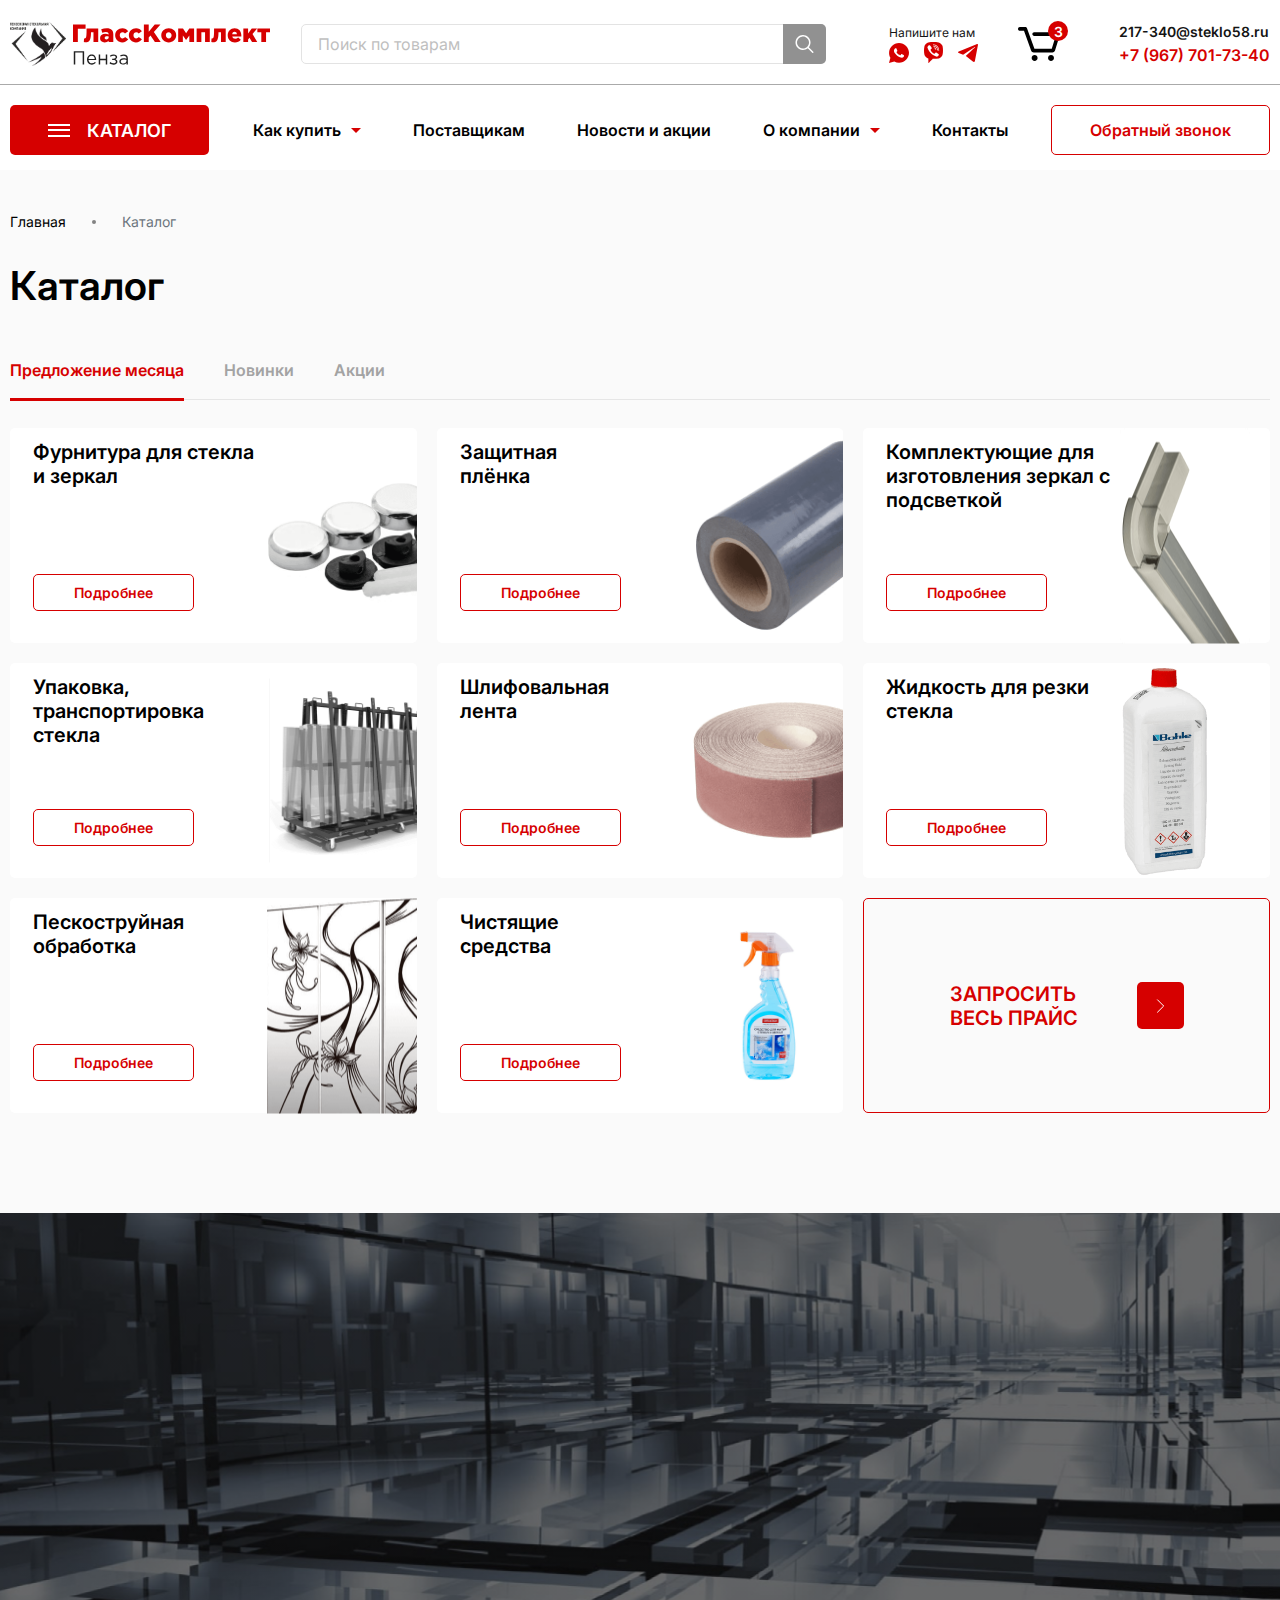
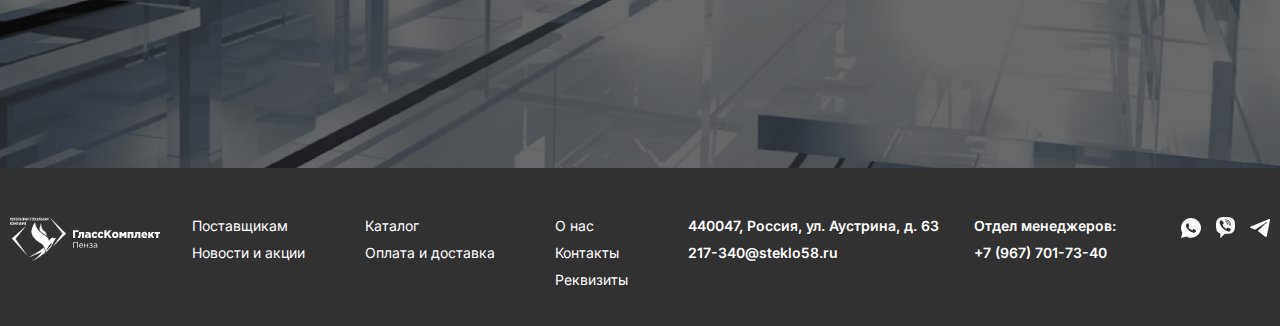
<file: catalog.html>
<!DOCTYPE html>
<html lang="ru">

<head>
	<meta charset="UTF-8">
	<meta http-equiv="X-UA-Compatible" content="IE=edge">
	<meta name="viewport" content="width=device-width, initial-scale=1.0">
	<title>Гласскомплект</title>

	<meta property="og:image" content="path/to/image.jpg">
	<link rel="shortcut icon" href="img/favicon/favicon.png" type="image/x-icon">

	<!-- add plugins css -->
	<link rel="stylesheet" href="css/bootstrap.min.css">
	<link rel="stylesheet" href="css/slick.css">
	<link rel="stylesheet" href="https://cdn.jsdelivr.net/npm/@fancyapps/ui@4.0/dist/fancybox.css">
	<link rel="stylesheet" href="https://cdnjs.cloudflare.com/ajax/libs/animate.css/4.1.1/animate.min.css" />
	<!-- add plugins css end -->

	<link rel="stylesheet" href="css/style.css">
	<link rel="stylesheet" href="css/header.css">
	<link rel="stylesheet" href="css/footer.css">
	<link rel="stylesheet" href="css/main.css">
	<link rel="stylesheet" href="css/media.css">
</head>

<body>

	<div class="wrapper">

		<header>
			<div class="header-top">
				<div class="container">
					<div class="row">
						<div class="col-12 d-flex align-items-center flex-wrap">


							<a href="index.html" class="logo">
								<span class="logo-icon"><img src="img/logo-icon.png" alt=""></span>
								<span class="logo-text"><img src="img/logo-text.svg" alt=""></span>
							</a>

							<form method="post" class="form-search">
								<label><input type="text" placeholder="Поиск по товарам" name="search"></label>
								<button type="submit"><svg class="svg-icon">
										<use xlink:href="img/sprite.svg#search"></use>
									</svg></button>
							</form>

							<div class="messengers-box">
								<ul class="list-messengers my-ul">
									<li><a href="#"><img src="img/whatsapp.svg" alt=""></a></li>
									<li><a href="#"><img src="img/viber.svg" alt=""></a></li>
									<li><a href="#"><img src="img/telegram.svg" alt=""></a></li>
								</ul>
								<p>Напишите нам</p>
							</div>

							<a href="basket.html" class="basket-link">
								<span class="basket-link__icon">
									<svg class="svg-icon">
										<use xlink:href="img/sprite.svg#basket"></use>
									</svg>
								</span>
								<span class="basket-link__val">3</span>
							</a>

							<div class="header-box">
								<a href="mailto:217-340@steklo58.ru" class="mail">217-340@steklo58.ru</a>
								<a href="tel:+79677017340" class="phone color-accent">+7 (967) 701-73-40</a>
							</div>

							<div class="btn-burger">
								<span></span>
								<span></span>
								<span></span>
							</div>
						</div>
					</div>
				</div>
			</div>

			<div class="header-bottom">
				<div class="header-bottom__close"></div>
				<div class="container">
					<div class="row">
						<div class="col-12 d-flex align-items-center flex-wrap">

							<a href="#" class="btn btn-accent btn-md btn-catalog">
								<span class="btn-catalog__icon">
									<span></span>
									<span></span>
									<span></span>
								</span>
								<span class="btn-catalog__text">Каталог</span>
							</a>

							<form method="post" class="form-search">
								<label><input type="text" placeholder="Поиск по товарам" name="search"></label>
								<button type="submit"><svg class="svg-icon">
										<use xlink:href="img/sprite.svg#search"></use>
									</svg></button>
							</form>

							<nav class="nav-menu">
								<ul class="menu my-ul">
									<li class="menu-item-catalog"><a href="catalog.html" class="nav-link">Каталог</a></li>
									<li class="dropdown">
										<a href="#" class="dropdown-toggle nav-link" data-bs-toggle="dropdown">Как купить</a>
										<div class="dropdown-menu">
											<a href="#" class="dropdowm-item">menu1</a>
											<a href="#" class="dropdowm-item">menu1</a>
											<a href="#" class="dropdowm-item">menu1</a>
										</div>
									</li>
									<li><a href="suppliers.html" class="nav-link">Поставщикам</a></li>
									<li><a href="news.html" class="nav-link">Новости и акции</a></li>
									<li class="dropdown">
										<a href="#" class="dropdown-toggle nav-link" data-bs-toggle="dropdown">О компании</a>
										<div class="dropdown-menu">
											<a href="#" class="dropdowm-item">menu1</a>
											<a href="#" class="dropdowm-item">menu1</a>
											<a href="#" class="dropdowm-item">menu1</a>
										</div>
									</li>
									<li><a href="contacts.html" class="nav-link">Контакты</a></li>
								</ul>
							</nav>

							<div class="messengers-box">
								<ul class="list-messengers my-ul">
									<li><a href="#"><img src="img/whatsapp.svg" alt=""></a></li>
									<li><a href="#"><img src="img/viber.svg" alt=""></a></li>
									<li><a href="#"><img src="img/telegram.svg" alt=""></a></li>
								</ul>
								<p>Напишите нам</p>
							</div>

							<div class="header-box">
								<a href="mailto:217-340@steklo58.ru" class="mail">217-340@steklo58.ru</a>
								<a href="tel:+79677017340" class="phone color-accent">+7 (967) 701-73-40</a>
							</div>


							<a href="#" class="btn btn-md btn-border-accent" data-bs-toggle="modal"
								data-bs-target="#callbackModal">Обратный звонок</a>
						</div>
					</div>
				</div>
			</div>
		</header>

		<section class="page page-catalog">
			<div class="container">
				<div class="row">
					<div class="col-12">
						<nav aria-label="breadcrumb" class="nav-breadcrumb">
							<ol class="breadcrumb">
								<li class="breadcrumb-item"><a href="index.html">Главная</a></li>
								<li class="breadcrumb-item active" aria-current="page">Каталог</li>
							</ol>
						</nav>
					</div>
					<div class="col-12">
						<h1>Каталог</h1>
					</div>

					<div class="col-12">
						<div class="best-offers-wrapper">
							<ul class="nav nav-tabs" role="tablist">
								<li class="nav-item" role="presentation">
									<button class="nav-link active" id="nav-tab1" data-bs-toggle="tab" data-bs-target="#tab1"
										type="button" role="tab" aria-controls="tab1" aria-selected="true">Предложение месяца</button>
								</li>
								<li class="nav-item" role="presentation">
									<button class="nav-link" id="nav-tab2" data-bs-toggle="tab" data-bs-target="#tab2" type="button"
										role="tab" aria-controls="tab2" aria-selected="false">Новинки</button>
								</li>
								<li class="nav-item" role="presentation">
									<button class="nav-link" id="nav-tab3" data-bs-toggle="tab" data-bs-target="#tab3" type="button"
										role="tab" aria-controls="tab3" aria-selected="false">Акции</button>
								</li>
							</ul>
						</div>
					</div>

					<div class="col-12">
						<div class="tab-content">
							<div class="tab-pane fade show active" id="tab1" role="tabpanel" aria-labelledby="nav-tab1">
								<div class="row">
									<div class="col-12 col-sm-6 col-md-4 mb-20">
										<div class="category-card wow animate__animated animate__fadeInLeft">
											<div class="category-card__img">
												<img src="img/category1.png" alt="">
											</div>
											<a href="catalog.html" class="category-card__title">Фурнитура для стекла и зеркал</a>
											<a href="catalog.html" class="btn btn-sm btn-border-accent">Подробнее</a>
										</div>
									</div>
									<div class="col-12 col-sm-6 col-md-4 mb-20">
										<div class="category-card wow animate__animated animate__fadeInDown">
											<div class="category-card__img">
												<img src="img/category2.png" alt="">
											</div>
											<a href="catalog.html" class="category-card__title">Защитная <br>
												плёнка</a>
											<a href="catalog.html" class="btn btn-sm btn-border-accent">Подробнее</a>
										</div>
									</div>
									<div class="col-12 col-sm-6 col-md-4 mb-20">
										<div class="category-card wow animate__animated animate__fadeInRight">
											<div class="category-card__img">
												<img src="img/category3.png" alt="">
											</div>
											<a href="catalog.html" class="category-card__title">Комплектующие для изготовления зеркал с подсветкой</a>
											<a href="catalog.html" class="btn btn-sm btn-border-accent">Подробнее</a>
										</div>
									</div>
									<div class="col-12 col-sm-6 col-md-4 mb-20">
										<div class="category-card wow animate__animated animate__fadeInLeft">
											<div class="category-card__img">
												<img src="img/category4.png" alt="">
											</div>
											<a href="catalog.html" class="category-card__title">Упаковка, транспортировка стекла</a>
											<a href="catalog.html" class="btn btn-sm btn-border-accent">Подробнее</a>
										</div>
									</div>
									<div class="col-12 col-sm-6 col-md-4 mb-20">
										<div class="category-card wow animate__animated animate__fadeInDown">
											<div class="category-card__img">
												<img src="img/category5.png" alt="">
											</div>
											<a href="catalog.html" class="category-card__title">Шлифовальная <br>лента</a>
											<a href="catalog.html" class="btn btn-sm btn-border-accent">Подробнее</a>
										</div>
									</div>
									<div class="col-12 col-sm-6 col-md-4 mb-20">
										<div class="category-card wow animate__animated animate__fadeInRight">
											<div class="category-card__img">
												<img src="img/category6.png" alt="">
											</div>
											<a href="catalog.html" class="category-card__title">Жидкость для резки стекла</a>
											<a href="catalog.html" class="btn btn-sm btn-border-accent">Подробнее</a>
										</div>
									</div>
									<div class="col-12 col-sm-6 col-md-4 mb-20">
										<div class="category-card wow animate__animated animate__fadeInLeft">
											<div class="category-card__img">
												<img src="img/category7.png" alt="">
											</div>
											<a href="catalog.html" class="category-card__title">Пескоструйная обработка</a>
											<a href="catalog.html" class="btn btn-sm btn-border-accent">Подробнее</a>
										</div>
									</div>
									<div class="col-12 col-sm-6 col-md-4 mb-20">
										<div class="category-card wow animate__animated animate__fadeInUp">
											<div class="category-card__img">
												<img src="img/category8.png" alt="">
											</div>
											<a href="catalog.html" class="category-card__title">Чистящие <br>средства</a>
											<a href="catalog.html" class="btn btn-sm btn-border-accent">Подробнее</a>
										</div>
									</div>
									<div class="col-12 col-sm-6 col-md-4 mb-20">
										<a href="#" class="all-category btn btn-border-accent wow animate__animated animate__fadeInRight" data-bs-toggle="modal" data-bs-target="#callbackModal">
											<span class="btn-text">запросить
											весь прайс</span>
											<span class="btn-icon"><svg class="svg-icon">
													<use xlink:href="img/sprite.svg#next"></use>
												</svg></span>
										</a>
									</div>
								</div>
							</div>

							<div class="tab-pane fade" id="tab2" role="tabpanel" aria-labelledby="nav-tab2">
								<div class="row">
									<div class="col-12 col-sm-6 col-md-4 mb-20">
										<div class="category-card">
											<div class="category-card__img">
												<img src="img/category1.png" alt="">
											</div>
											<a href="catalog.html" class="category-card__title">Фурнитура для стекла и зеркал</a>
											<a href="catalog.html" class="btn btn-sm btn-border-accent">Подробнее</a>
										</div>
									</div>
									<div class="col-12 col-sm-6 col-md-4 mb-20">
										<div class="category-card">
											<div class="category-card__img">
												<img src="img/category2.png" alt="">
											</div>
											<a href="catalog.html" class="category-card__title">Защитная <br>
												плёнка</a>
											<a href="catalog.html" class="btn btn-sm btn-border-accent">Подробнее</a>
										</div>
									</div>
									<div class="col-12 col-sm-6 col-md-4 mb-20">
										<div class="category-card">
											<div class="category-card__img">
												<img src="img/category3.png" alt="">
											</div>
											<a href="catalog.html" class="category-card__title">Комплектующие для изготовления зеркал с подсветкой</a>
											<a href="catalog.html" class="btn btn-sm btn-border-accent">Подробнее</a>
										</div>
									</div>
									<div class="col-12 col-sm-6 col-md-4 mb-20">
										<div class="category-card">
											<div class="category-card__img">
												<img src="img/category4.png" alt="">
											</div>
											<a href="catalog.html" class="category-card__title">Упаковка, транспортировка стекла</a>
											<a href="catalog.html" class="btn btn-sm btn-border-accent">Подробнее</a>
										</div>
									</div>
									<div class="col-12 col-sm-6 col-md-4 mb-20">
										<div class="category-card">
											<div class="category-card__img">
												<img src="img/category5.png" alt="">
											</div>
											<a href="catalog.html" class="category-card__title">Шлифовальная <br>лента</a>
											<a href="catalog.html" class="btn btn-sm btn-border-accent">Подробнее</a>
										</div>
									</div>
									<div class="col-12 col-sm-6 col-md-4 mb-20">
										<div class="category-card">
											<div class="category-card__img">
												<img src="img/category6.png" alt="">
											</div>
											<a href="catalog.html" class="category-card__title">Жидкость для резки стекла</a>
											<a href="catalog.html" class="btn btn-sm btn-border-accent">Подробнее</a>
										</div>
									</div>
									<div class="col-12 col-sm-6 col-md-4 mb-20">
										<div class="category-card">
											<div class="category-card__img">
												<img src="img/category7.png" alt="">
											</div>
											<a href="catalog.html" class="category-card__title">Пескоструйная обработка</a>
											<a href="catalog.html" class="btn btn-sm btn-border-accent">Подробнее</a>
										</div>
									</div>
									<div class="col-12 col-sm-6 col-md-4 mb-20">
										<div class="category-card">
											<div class="category-card__img">
												<img src="img/category8.png" alt="">
											</div>
											<a href="catalog.html" class="category-card__title">Чистящие <br>средства</a>
											<a href="catalog.html" class="btn btn-sm btn-border-accent">Подробнее</a>
										</div>
									</div>
									<div class="col-12 col-sm-6 col-md-4 mb-20">
										<a href="#" class="all-category btn btn-border-accent" data-bs-toggle="modal"
											data-bs-target="#callbackModal">
											<span class="btn-text">запросить
												весь прайс</span>
											<span class="btn-icon"><svg class="svg-icon">
													<use xlink:href="img/sprite.svg#next"></use>
												</svg></span>
										</a>
									</div>
								</div>
							</div>

							<div class="tab-pane fade" id="tab3" role="tabpanel" aria-labelledby="nav-tab3">
								<div class="row">
									<div class="col-12 col-sm-6 col-md-4 mb-20">
										<div class="category-card">
											<div class="category-card__img">
												<img src="img/category1.png" alt="">
											</div>
											<a href="catalog.html" class="category-card__title">Фурнитура для стекла и зеркал</a>
											<a href="catalog.html" class="btn btn-sm btn-border-accent">Подробнее</a>
										</div>
									</div>
									<div class="col-12 col-sm-6 col-md-4 mb-20">
										<div class="category-card">
											<div class="category-card__img">
												<img src="img/category2.png" alt="">
											</div>
											<a href="catalog.html" class="category-card__title">Защитная <br>
												плёнка</a>
											<a href="catalog.html" class="btn btn-sm btn-border-accent">Подробнее</a>
										</div>
									</div>
									<div class="col-12 col-sm-6 col-md-4 mb-20">
										<div class="category-card">
											<div class="category-card__img">
												<img src="img/category3.png" alt="">
											</div>
											<a href="catalog.html" class="category-card__title">Комплектующие для изготовления зеркал с подсветкой</a>
											<a href="catalog.html" class="btn btn-sm btn-border-accent">Подробнее</a>
										</div>
									</div>
									<div class="col-12 col-sm-6 col-md-4 mb-20">
										<div class="category-card">
											<div class="category-card__img">
												<img src="img/category4.png" alt="">
											</div>
											<a href="catalog.html" class="category-card__title">Упаковка, транспортировка стекла</a>
											<a href="catalog.html" class="btn btn-sm btn-border-accent">Подробнее</a>
										</div>
									</div>
									<div class="col-12 col-sm-6 col-md-4 mb-20">
										<div class="category-card">
											<div class="category-card__img">
												<img src="img/category5.png" alt="">
											</div>
											<a href="catalog.html" class="category-card__title">Шлифовальная <br>лента</a>
											<a href="catalog.html" class="btn btn-sm btn-border-accent">Подробнее</a>
										</div>
									</div>
									<div class="col-12 col-sm-6 col-md-4 mb-20">
										<div class="category-card">
											<div class="category-card__img">
												<img src="img/category6.png" alt="">
											</div>
											<a href="catalog.html" class="category-card__title">Жидкость для резки стекла</a>
											<a href="catalog.html" class="btn btn-sm btn-border-accent">Подробнее</a>
										</div>
									</div>
									<div class="col-12 col-sm-6 col-md-4 mb-20">
										<div class="category-card">
											<div class="category-card__img">
												<img src="img/category7.png" alt="">
											</div>
											<a href="catalog.html" class="category-card__title">Пескоструйная обработка</a>
											<a href="catalog.html" class="btn btn-sm btn-border-accent">Подробнее</a>
										</div>
									</div>
									<div class="col-12 col-sm-6 col-md-4 mb-20">
										<div class="category-card">
											<div class="category-card__img">
												<img src="img/category8.png" alt="">
											</div>
											<a href="catalog.html" class="category-card__title">Чистящие <br>средства</a>
											<a href="catalog.html" class="btn btn-sm btn-border-accent">Подробнее</a>
										</div>
									</div>
									<div class="col-12 col-sm-6 col-md-4 mb-20">
										<a href="#" class="all-category btn btn-border-accent" data-bs-toggle="modal"
											data-bs-target="#callbackModal">
											<span class="btn-text">запросить
												весь прайс</span>
											<span class="btn-icon"><svg class="svg-icon">
													<use xlink:href="img/sprite.svg#next"></use>
												</svg></span>
										</a>
									</div>
								</div>
							</div>
						</div>
					</div>
				</div>
			</div>
		</section>

		<section class="callback">
			<div class="container">
				<div class="row">
					<div class="col-12 text-center">
						<h2 class="wow animate__animated animate__fadeInDown">Остались вопросы?</h2>
						<div class="box-text wow animate__animated animate__fadeInDown">
							<p>Оставьте ваши контактные данные и мы свяжимся с вами в течении получаса</p>
						</div>
					</div>

					<div class="col-12">
						<form method="post" class="form-callback wow animate__animated animate__fadeInUp">
							<label>
								<input type="text" placeholder="Имя" name="name">
							</label>
							<label>
								<input type="text" placeholder="Телефон" name="phone" required>
							</label>
							<label>
								<input type="text" placeholder="Email" name="mail">
							</label>
							<label class="w100">
								<input type="text" placeholder="Комментарий" name="comment">
							</label>

							<div class="w100">
								<button type="submit" class="btn btn-accent">Отправить</button>
							</div>
							<div class="consent">Нажимая кнопку «Отправить» вы даете свое согласие на обратотку персональных данных
							</div>
						</form>
					</div>
				</div>
			</div>
		</section>

		<footer>
			<div class="container">
				<div class="row">
					<div class="col-12 d-flex flex-wrap align-items-start">
					<a href="index.html" class="logo">
						<span class="logo-icon"><img src="img/logo-icon.png" alt=""></span>
						<span class="logo-text"><img src="img/logo-text.svg" alt=""></span>
					</a>

						<ul class="footer-menu my-ul">
							<li><a href="suppliers.html">Поставщикам</a></li>
							<li><a href="news.html">Новости и акции</a></li>
						</ul>
						<ul class="footer-menu my-ul">
							<li><a href="catalog.html">Каталог</a></li>
							<li><a href="delivery.html">Оплата и доставка</a></li>
						</ul>
						<ul class="footer-menu my-ul">
							<li><a href="about.html">О нас</a></li>
							<li><a href="contacts.html">Контакты</a></li>
							<li><a href="#">Реквизиты</a></li>
						</ul>

						<div class="footer-box">
							<div class="address">440047, Россия, ул. Аустрина, д. 63</div>
							<a href="mailto:217-340@steklo58.ru">217-340@steklo58.ru</a>
						</div>

						<div class="footer-box">
							<p>Отдел менеджеров:</p>
							<a href="tel:+79677017340">+7 (967) 701-73-40</a>
						</div>

						<ul class="list-messengers my-ul">
							<li><a href="#"><img src="img/whatsapp.svg" alt=""></a></li>
							<li><a href="#"><img src="img/viber.svg" alt=""></a></li>
							<li><a href="#"><img src="img/telegram.svg" alt=""></a></li>
						</ul>
					</div>
				</div>
			</div>
		</footer>

	</div>

	<!-- Modal -->
	<div class="modal fade" id="reviewsModal" tabindex="-1" aria-labelledby="reviewsModalLabel" aria-hidden="true">
		<div class="modal-dialog modal-dialog-centered">
			<div class="modal-content">
				<div class="modal-header">
					<h5 class="modal-title">Оставить отзыв</h5>
					<button type="button" class="btn-close" data-bs-dismiss="modal" aria-label="Close"><svg class="svg-icon">
							<use xlink:href="img/sprite.svg#close"></use>
						</svg></button>
				</div>
				<div class="modal-body">
					<div class="box-text">
						<p>Пожалуйста, поделитесь своими впечатлениями о компании или преобретенной продукции.</p>
					</div>

					<form method="post" class="form-callback">
						<label>
							<input type="text" placeholder="Имя" name="name">
						</label>
						<label>
							<input type="text" placeholder="Должность" name="position">
						</label>
						<label>
							<input type="text" placeholder="Название компании" name="name_company">
						</label>
						<label class="w100">
							<textarea name="message" placeholder="Отзыв"></textarea>
						</label>

						<button type="submit" class="btn btn-accent">Отправить</button>
						<div class="consent">Нажимая кнопку «Отправить» вы даете свое согласие на обратотку персональных данных
						</div>
					</form>
				</div>

			</div>
		</div>
	</div>

	<div class="modal fade" id="callbackModal" tabindex="-1" aria-labelledby="callbackModalLabel" aria-hidden="true">
		<div class="modal-dialog modal-dialog-centered">
			<div class="modal-content">
				<div class="modal-header">
					<h5 class="modal-title">Обратный звонок</h5>
					<button type="button" class="btn-close" data-bs-dismiss="modal" aria-label="Close"><svg class="svg-icon">
							<use xlink:href="img/sprite.svg#close"></use>
						</svg></button>
				</div>
				<div class="modal-body">
					<div class="box-text text-center theme-appeals">
						<p>Выберите тему обращения:</p>
					</div>

					<form method="post" class="form-callback">
						<div class="form-group">
							<label class="label-radio">
								<input type="radio" class="inp-radio" name="radio" checked>
								<span class="radio-custom"></span>
								<span class="radio-text">Продукция</span>
							</label>
							<label class="label-radio">
								<input type="radio" class="inp-radio" name="radio">
								<span class="radio-custom"></span>
								<span class="radio-text">Сотрудничество</span>
							</label>
						</div>

						<label>
							<input type="text" placeholder="Имя" name="name">
						</label>
						<label>
							<input type="text" placeholder="Телефон" name="phone" required>
						</label>
						<button type="submit" class="btn btn-accent">Отправить</button>
						<div class="consent">Нажимая кнопку «Отправить» вы даете свое согласие на обратотку персональных данных
						</div>
					</form>
				</div>

			</div>
		</div>
	</div>

	<!-- add plugins js-->
	<script src="js/jquery.min.js"></script>
	<script src="js/bootstrap.bundle.min.js"></script>
	<script src="js/slick.min.js"></script>
	<script src="js/jquery.maskedinput.min.js"></script>
	<script src="https://cdn.jsdelivr.net/npm/@fancyapps/ui@4.0/dist/fancybox.umd.js"></script>
	<script src="https://cdnjs.cloudflare.com/ajax/libs/wow/1.1.2/wow.min.js"></script>
	<!-- add plugins js end-->

	<script src="js/common.js"></script>

</body>

</html>
</file>
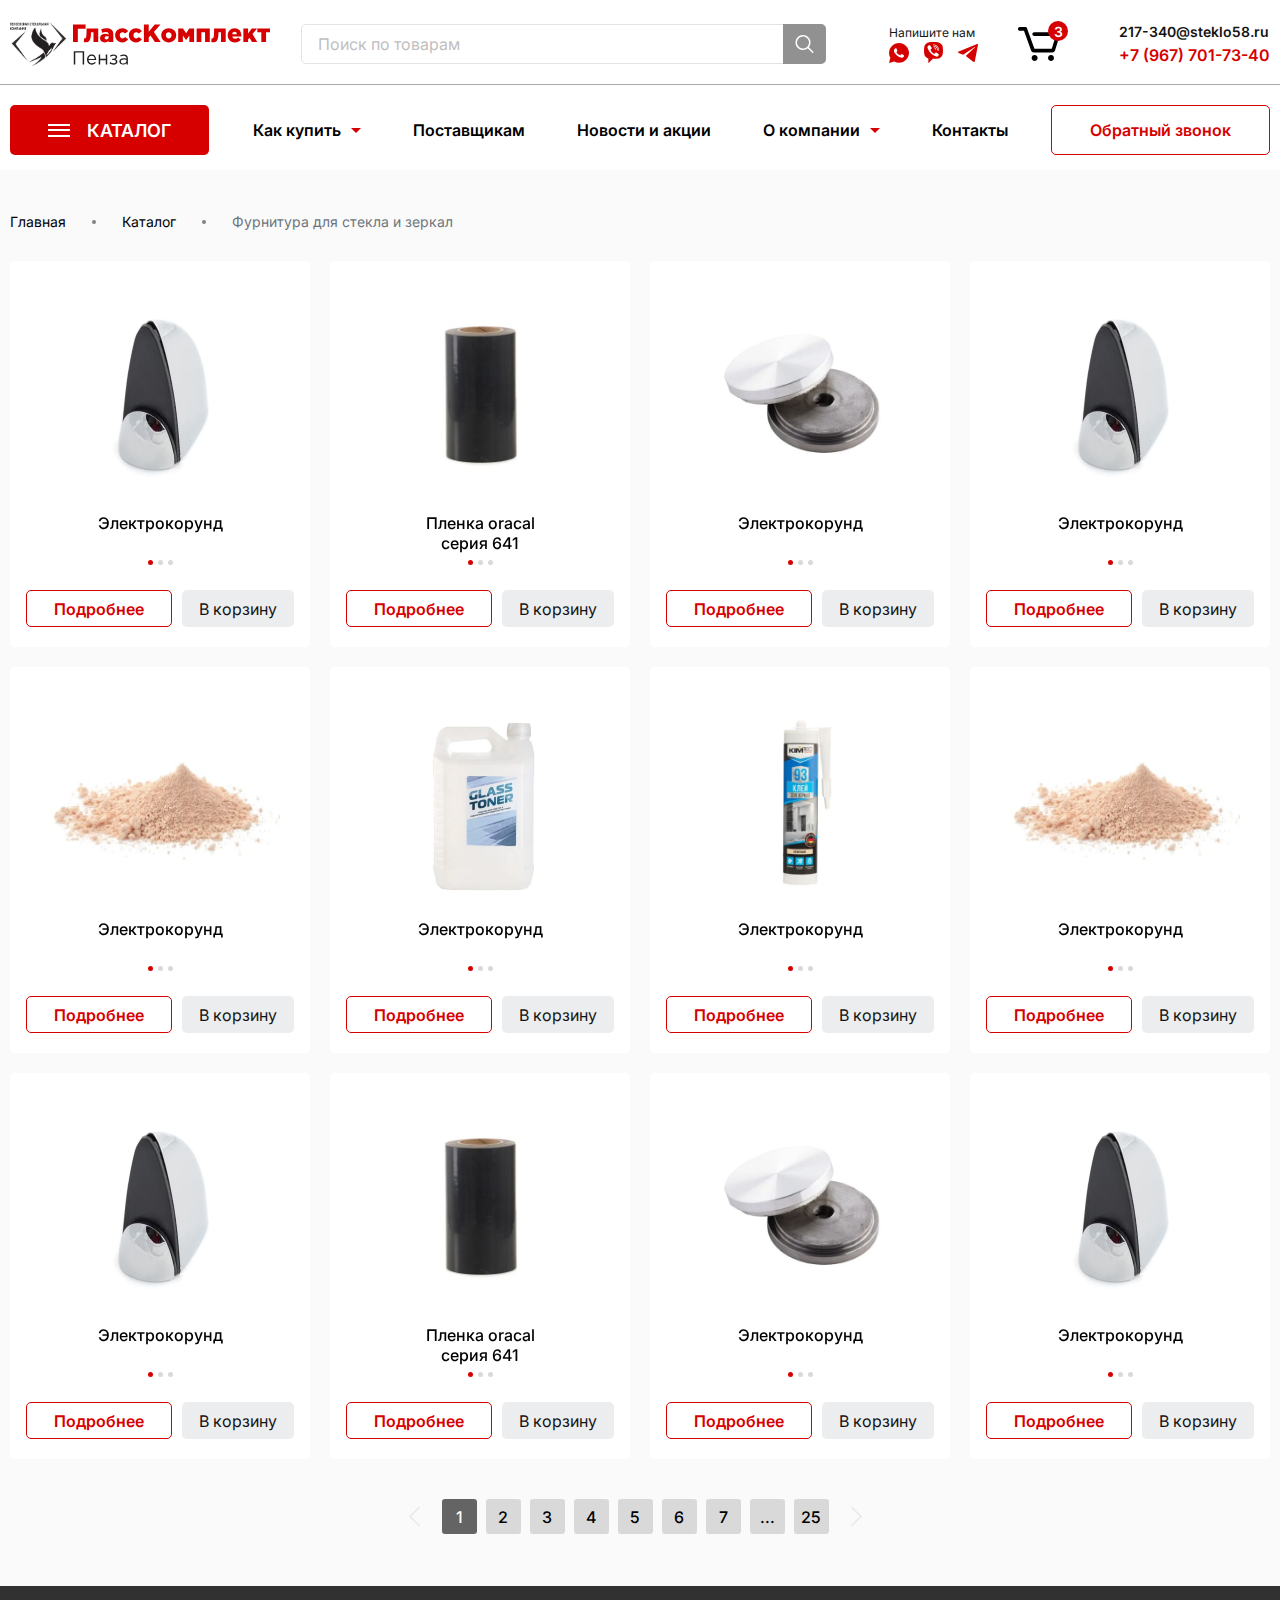
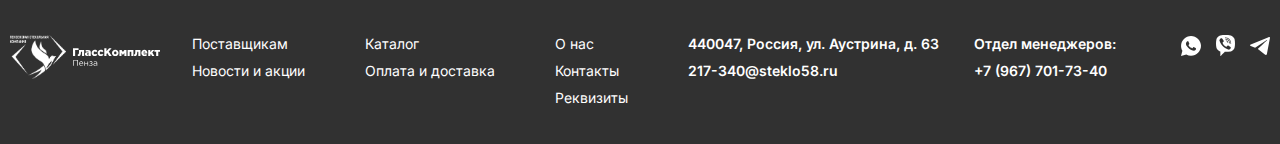
<file: category.html>
<!DOCTYPE html>
<html lang="ru">

<head>
	<meta charset="UTF-8">
	<meta http-equiv="X-UA-Compatible" content="IE=edge">
	<meta name="viewport" content="width=device-width, initial-scale=1.0">
	<title>Гласскомплект</title>

	<meta property="og:image" content="path/to/image.jpg">
	<link rel="shortcut icon" href="img/favicon/favicon.png" type="image/x-icon">

	<!-- add plugins css -->
	<link rel="stylesheet" href="css/bootstrap.min.css">
	<link rel="stylesheet" href="css/slick.css">
	<link rel="stylesheet" href="https://cdn.jsdelivr.net/npm/@fancyapps/ui@4.0/dist/fancybox.css">
	<link rel="stylesheet" href="https://cdnjs.cloudflare.com/ajax/libs/animate.css/4.1.1/animate.min.css" />
	<!-- add plugins css end -->

	<link rel="stylesheet" href="css/style.css">
	<link rel="stylesheet" href="css/header.css">
	<link rel="stylesheet" href="css/footer.css">
	<link rel="stylesheet" href="css/main.css">
	<link rel="stylesheet" href="css/media.css">
</head>

<body>

	<div class="wrapper">

		<header>
			<div class="header-top">
				<div class="container">
					<div class="row">
						<div class="col-12 d-flex align-items-center flex-wrap">


							<a href="index.html" class="logo">
								<span class="logo-icon"><img src="img/logo-icon.png" alt=""></span>
								<span class="logo-text"><img src="img/logo-text.svg" alt=""></span>
							</a>

							<form method="post" class="form-search">
								<label><input type="text" placeholder="Поиск по товарам" name="search"></label>
								<button type="submit"><svg class="svg-icon">
										<use xlink:href="img/sprite.svg#search"></use>
									</svg></button>
							</form>

							<div class="messengers-box">
								<ul class="list-messengers my-ul">
									<li><a href="#"><img src="img/whatsapp.svg" alt=""></a></li>
									<li><a href="#"><img src="img/viber.svg" alt=""></a></li>
									<li><a href="#"><img src="img/telegram.svg" alt=""></a></li>
								</ul>
								<p>Напишите нам</p>
							</div>

							<a href="basket.html" class="basket-link">
								<span class="basket-link__icon">
									<svg class="svg-icon">
										<use xlink:href="img/sprite.svg#basket"></use>
									</svg>
								</span>
								<span class="basket-link__val">3</span>
							</a>

							<div class="header-box">
								<a href="mailto:217-340@steklo58.ru" class="mail">217-340@steklo58.ru</a>
								<a href="tel:+79677017340" class="phone color-accent">+7 (967) 701-73-40</a>
							</div>

							<div class="btn-burger">
								<span></span>
								<span></span>
								<span></span>
							</div>
						</div>
					</div>
				</div>
			</div>

			<div class="header-bottom">
				<div class="header-bottom__close"></div>
				<div class="container">
					<div class="row">
						<div class="col-12 d-flex align-items-center flex-wrap">

							<a href="#" class="btn btn-accent btn-md btn-catalog">
								<span class="btn-catalog__icon">
									<span></span>
									<span></span>
									<span></span>
								</span>
								<span class="btn-catalog__text">Каталог</span>
							</a>

							<form method="post" class="form-search">
								<label><input type="text" placeholder="Поиск по товарам" name="search"></label>
								<button type="submit"><svg class="svg-icon">
										<use xlink:href="img/sprite.svg#search"></use>
									</svg></button>
							</form>

							<nav class="nav-menu">
								<ul class="menu my-ul">
									<li class="menu-item-catalog"><a href="catalog.html" class="nav-link">Каталог</a></li>
									<li class="dropdown">
										<a href="#" class="dropdown-toggle nav-link" data-bs-toggle="dropdown">Как купить</a>
										<div class="dropdown-menu">
											<a href="#" class="dropdowm-item">menu1</a>
											<a href="#" class="dropdowm-item">menu1</a>
											<a href="#" class="dropdowm-item">menu1</a>
										</div>
									</li>
									<li><a href="suppliers.html" class="nav-link">Поставщикам</a></li>
									<li><a href="news.html" class="nav-link">Новости и акции</a></li>
									<li class="dropdown">
										<a href="#" class="dropdown-toggle nav-link" data-bs-toggle="dropdown">О компании</a>
										<div class="dropdown-menu">
											<a href="#" class="dropdowm-item">menu1</a>
											<a href="#" class="dropdowm-item">menu1</a>
											<a href="#" class="dropdowm-item">menu1</a>
										</div>
									</li>
									<li><a href="contacts.html" class="nav-link">Контакты</a></li>
								</ul>
							</nav>

							<div class="messengers-box">
								<ul class="list-messengers my-ul">
									<li><a href="#"><img src="img/whatsapp.svg" alt=""></a></li>
									<li><a href="#"><img src="img/viber.svg" alt=""></a></li>
									<li><a href="#"><img src="img/telegram.svg" alt=""></a></li>
								</ul>
								<p>Напишите нам</p>
							</div>

							<div class="header-box">
								<a href="mailto:217-340@steklo58.ru" class="mail">217-340@steklo58.ru</a>
								<a href="tel:+79677017340" class="phone color-accent">+7 (967) 701-73-40</a>
							</div>


							<a href="#" class="btn btn-md btn-border-accent" data-bs-toggle="modal"
								data-bs-target="#callbackModal">Обратный звонок</a>
						</div>
					</div>
				</div>
			</div>
		</header>

		<div class="page page-category">
			<div class="container">
				<div class="row">
					<div class="col-12">
						<nav aria-label="breadcrumb" class="nav-breadcrumb">
							<ol class="breadcrumb">
								<li class="breadcrumb-item"><a href="index.html">Главная</a></li>
								<li class="breadcrumb-item"><a href="catalog.html">Каталог</a></li>
								<li class="breadcrumb-item active" aria-current="page">Фурнитура для стекла и зеркал</li>
							</ol>
						</nav>
					</div>
					

				</div>

				<div class="row">
					<div class="col-6 col-md-4 col-lg-3 mb-20">
						<div class="product-card">
							<div class="product-card-slider">
								<div class="slide">
									<div class="product-card-slide">
										<a href="product.html" class="product-card__img"><img src="img/product1.jpg" alt=""></a>
										<a href="product.html" class="product-card__title">Электрокорунд</a>
									</div>
								</div>
								<div class="slide">
									<div class="product-card-slide">
										<a href="product.html" class="product-card__img"><img src="img/product1.jpg" alt=""></a>
										<a href="product.html" class="product-card__title">Электрокорунд</a>
									</div>
								</div>
								<div class="slide">
									<div class="product-card-slide">
										<a href="product.html" class="product-card__img"><img src="img/product1.jpg" alt=""></a>
										<a href="product.html" class="product-card__title">Электрокорунд</a>
									</div>
								</div>
							</div>
							<div class="btn-group">
								<a href="product.html" class="btn btn-sm btn-border-accent">Подробнее</a>
								<a href="basket.html" class="btn btn-sm btn-grey btn-basket">В корзину</a>
							</div>
						</div>
					</div>
					<div class="col-6 col-md-4 col-lg-3 mb-20">
						<div class="product-card">
							<div class="product-card-slider">
								<div class="slide">
									<div class="product-card-slide">
										<a href="product.html" class="product-card__img"><img src="img/product2.jpg" alt=""></a>
										<a href="product.html" class="product-card__title">Пленка oracal <br>
											серия 641</a>
									</div>
								</div>
								<div class="slide">
									<div class="product-card-slide">
										<a href="product.html" class="product-card__img"><img src="img/product2.jpg" alt=""></a>
										<a href="product.html" class="product-card__title">Пленка oracal <br>
											серия 641</a>
									</div>
								</div>
								<div class="slide">
									<div class="product-card-slide">
										<a href="product.html" class="product-card__img"><img src="img/product2.jpg" alt=""></a>
										<a href="product.html" class="product-card__title">Пленка oracal <br>
											серия 641</a>
									</div>
								</div>
							</div>
							<div class="btn-group">
								<a href="product.html" class="btn btn-sm btn-border-accent">Подробнее</a>
								<a href="basket.html" class="btn btn-sm btn-grey btn-basket">В корзину</a>
							</div>
						</div>
					</div>
					<div class="col-6 col-md-4 col-lg-3 mb-20">
						<div class="product-card">
							<div class="product-card-slider">
								<div class="slide">
									<div class="product-card-slide">
										<a href="product.html" class="product-card__img"><img src="img/product3.jpg" alt=""></a>
										<a href="product.html" class="product-card__title">Электрокорунд</a>
									</div>
								</div>
								<div class="slide">
									<div class="product-card-slide">
										<a href="product.html" class="product-card__img"><img src="img/product3.jpg" alt=""></a>
										<a href="product.html" class="product-card__title">Электрокорунд</a>
									</div>
								</div>
								<div class="slide">
									<div class="product-card-slide">
										<a href="product.html" class="product-card__img"><img src="img/product3.jpg" alt=""></a>
										<a href="product.html" class="product-card__title">Электрокорунд</a>
									</div>
								</div>
							</div>
							<div class="btn-group">
								<a href="product.html" class="btn btn-sm btn-border-accent">Подробнее</a>
								<a href="basket.html" class="btn btn-sm btn-grey btn-basket">В корзину</a>
							</div>
						</div>
					</div>
					<div class="col-6 col-md-4 col-lg-3 mb-20">
						<div class="product-card">
							<div class="product-card-slider">
								<div class="slide">
									<div class="product-card-slide">
										<a href="product.html" class="product-card__img"><img src="img/product1.jpg" alt=""></a>
										<a href="product.html" class="product-card__title">Электрокорунд</a>
									</div>
								</div>
								<div class="slide">
									<div class="product-card-slide">
										<a href="product.html" class="product-card__img"><img src="img/product1.jpg" alt=""></a>
										<a href="product.html" class="product-card__title">Электрокорунд</a>
									</div>
								</div>
								<div class="slide">
									<div class="product-card-slide">
										<a href="product.html" class="product-card__img"><img src="img/product1.jpg" alt=""></a>
										<a href="product.html" class="product-card__title">Электрокорунд</a>
									</div>
								</div>
							</div>
							<div class="btn-group">
								<a href="product.html" class="btn btn-sm btn-border-accent">Подробнее</a>
								<a href="basket.html" class="btn btn-sm btn-grey btn-basket">В корзину</a>
							</div>
						</div>
					</div>

					<div class="col-6 col-md-4 col-lg-3 mb-20">
						<div class="product-card">
							<div class="product-card-slider">
								<div class="slide">
									<div class="product-card-slide">
										<a href="product.html" class="product-card__img"><img src="img/product4.jpg" alt=""></a>
										<a href="product.html" class="product-card__title">Электрокорунд</a>
									</div>
								</div>
								<div class="slide">
									<div class="product-card-slide">
										<a href="product.html" class="product-card__img"><img src="img/product4.jpg" alt=""></a>
										<a href="product.html" class="product-card__title">Электрокорунд</a>
									</div>
								</div>
								<div class="slide">
									<div class="product-card-slide">
										<a href="product.html" class="product-card__img"><img src="img/product4.jpg" alt=""></a>
										<a href="product.html" class="product-card__title">Электрокорунд</a>
									</div>
								</div>
							</div>
							<div class="btn-group">
								<a href="product.html" class="btn btn-sm btn-border-accent">Подробнее</a>
								<a href="basket.html" class="btn btn-sm btn-grey btn-basket">В корзину</a>
							</div>
						</div>
					</div>
					<div class="col-6 col-md-4 col-lg-3 mb-20">
						<div class="product-card">
							<div class="product-card-slider">
								<div class="slide">
									<div class="product-card-slide">
										<a href="product.html" class="product-card__img"><img src="img/product5.jpg" alt=""></a>
										<a href="product.html" class="product-card__title">Электрокорунд</a>
									</div>
								</div>
								<div class="slide">
									<div class="product-card-slide">
										<a href="product.html" class="product-card__img"><img src="img/product5.jpg" alt=""></a>
										<a href="product.html" class="product-card__title">Электрокорунд</a>
									</div>
								</div>
								<div class="slide">
									<div class="product-card-slide">
										<a href="product.html" class="product-card__img"><img src="img/product5.jpg" alt=""></a>
										<a href="product.html" class="product-card__title">Электрокорунд</a>
									</div>
								</div>
							</div>
							<div class="btn-group">
								<a href="product.html" class="btn btn-sm btn-border-accent">Подробнее</a>
								<a href="basket.html" class="btn btn-sm btn-grey btn-basket">В корзину</a>
							</div>
						</div>
					</div>
					<div class="col-6 col-md-4 col-lg-3 mb-20">
							<div class="product-card">
								<div class="product-card-slider">
									<div class="slide">
										<div class="product-card-slide">
											<a href="product.html" class="product-card__img"><img src="img/product6.jpg" alt=""></a>
											<a href="product.html" class="product-card__title">Электрокорунд</a>
										</div>
									</div>
									<div class="slide">
										<div class="product-card-slide">
											<a href="product.html" class="product-card__img"><img src="img/product6.jpg" alt=""></a>
											<a href="product.html" class="product-card__title">Электрокорунд</a>
										</div>
									</div>
									<div class="slide">
										<div class="product-card-slide">
											<a href="product.html" class="product-card__img"><img src="img/product6.jpg" alt=""></a>
											<a href="product.html" class="product-card__title">Электрокорунд</a>
										</div>
									</div>
								</div>
								<div class="btn-group">
									<a href="product.html" class="btn btn-sm btn-border-accent">Подробнее</a>
									<a href="basket.html" class="btn btn-sm btn-grey btn-basket">В корзину</a>
								</div>
							</div>
					</div>
					<div class="col-6 col-md-4 col-lg-3 mb-20">
						<div class="product-card">
							<div class="product-card-slider">
								<div class="slide">
									<div class="product-card-slide">
										<a href="product.html" class="product-card__img"><img src="img/product4.jpg" alt=""></a>
										<a href="product.html" class="product-card__title">Электрокорунд</a>
									</div>
								</div>
								<div class="slide">
									<div class="product-card-slide">
										<a href="product.html" class="product-card__img"><img src="img/product4.jpg" alt=""></a>
										<a href="product.html" class="product-card__title">Электрокорунд</a>
									</div>
								</div>
								<div class="slide">
									<div class="product-card-slide">
										<a href="product.html" class="product-card__img"><img src="img/product4.jpg" alt=""></a>
										<a href="product.html" class="product-card__title">Электрокорунд</a>
									</div>
								</div>
							</div>
							<div class="btn-group">
								<a href="product.html" class="btn btn-sm btn-border-accent">Подробнее</a>
								<a href="basket.html" class="btn btn-sm btn-grey btn-basket">В корзину</a>
							</div>
						</div>
					</div>

					<div class="col-6 col-md-4 col-lg-3 mb-20">
						<div class="product-card">
							<div class="product-card-slider">
								<div class="slide">
									<div class="product-card-slide">
										<a href="product.html" class="product-card__img"><img src="img/product1.jpg" alt=""></a>
										<a href="product.html" class="product-card__title">Электрокорунд</a>
									</div>
								</div>
								<div class="slide">
									<div class="product-card-slide">
										<a href="product.html" class="product-card__img"><img src="img/product1.jpg" alt=""></a>
										<a href="product.html" class="product-card__title">Электрокорунд</a>
									</div>
								</div>
								<div class="slide">
									<div class="product-card-slide">
										<a href="product.html" class="product-card__img"><img src="img/product1.jpg" alt=""></a>
										<a href="product.html" class="product-card__title">Электрокорунд</a>
									</div>
								</div>
							</div>
							<div class="btn-group">
								<a href="product.html" class="btn btn-sm btn-border-accent">Подробнее</a>
								<a href="basket.html" class="btn btn-sm btn-grey btn-basket">В корзину</a>
							</div>
						</div>
					</div>
					<div class="col-6 col-md-4 col-lg-3 mb-20">
						<div class="product-card">
							<div class="product-card-slider">
								<div class="slide">
									<div class="product-card-slide">
										<a href="product.html" class="product-card__img"><img src="img/product2.jpg" alt=""></a>
										<a href="product.html" class="product-card__title">Пленка oracal <br>
											серия 641</a>
									</div>
								</div>
								<div class="slide">
									<div class="product-card-slide">
										<a href="product.html" class="product-card__img"><img src="img/product2.jpg" alt=""></a>
										<a href="product.html" class="product-card__title">Пленка oracal <br>
											серия 641</a>
									</div>
								</div>
								<div class="slide">
									<div class="product-card-slide">
										<a href="product.html" class="product-card__img"><img src="img/product2.jpg" alt=""></a>
										<a href="product.html" class="product-card__title">Пленка oracal <br>
											серия 641</a>
									</div>
								</div>
							</div>
							<div class="btn-group">
								<a href="product.html" class="btn btn-sm btn-border-accent">Подробнее</a>
								<a href="basket.html" class="btn btn-sm btn-grey btn-basket">В корзину</a>
							</div>
						</div>
					</div>
					<div class="col-6 col-md-4 col-lg-3 mb-20">
						<div class="product-card">
							<div class="product-card-slider">
								<div class="slide">
									<div class="product-card-slide">
										<a href="product.html" class="product-card__img"><img src="img/product3.jpg" alt=""></a>
										<a href="product.html" class="product-card__title">Электрокорунд</a>
									</div>
								</div>
								<div class="slide">
									<div class="product-card-slide">
										<a href="product.html" class="product-card__img"><img src="img/product3.jpg" alt=""></a>
										<a href="product.html" class="product-card__title">Электрокорунд</a>
									</div>
								</div>
								<div class="slide">
									<div class="product-card-slide">
										<a href="product.html" class="product-card__img"><img src="img/product3.jpg" alt=""></a>
										<a href="product.html" class="product-card__title">Электрокорунд</a>
									</div>
								</div>
							</div>
							<div class="btn-group">
								<a href="product.html" class="btn btn-sm btn-border-accent">Подробнее</a>
								<a href="basket.html" class="btn btn-sm btn-grey btn-basket">В корзину</a>
							</div>
						</div>
					</div>
					<div class="col-6 col-md-4 col-lg-3 mb-20">
						<div class="product-card">
							<div class="product-card-slider">
								<div class="slide">
									<div class="product-card-slide">
										<a href="product.html" class="product-card__img"><img src="img/product1.jpg" alt=""></a>
										<a href="product.html" class="product-card__title">Электрокорунд</a>
									</div>
								</div>
								<div class="slide">
									<div class="product-card-slide">
										<a href="product.html" class="product-card__img"><img src="img/product1.jpg" alt=""></a>
										<a href="product.html" class="product-card__title">Электрокорунд</a>
									</div>
								</div>
								<div class="slide">
									<div class="product-card-slide">
										<a href="product.html" class="product-card__img"><img src="img/product1.jpg" alt=""></a>
										<a href="product.html" class="product-card__title">Электрокорунд</a>
									</div>
								</div>
							</div>
							<div class="btn-group">
								<a href="product.html" class="btn btn-sm btn-border-accent">Подробнее</a>
								<a href="basket.html" class="btn btn-sm btn-grey btn-basket">В корзину</a>
							</div>
						</div>
					</div>

					<div class="col-12">
						<nav class="nav-pagination">
							<ul class="pagination">
								<li class="page-item">
									<a class="page-link page-link-arrow" href="#" aria-label="Previous">
										<svg class="svg-icon">
											<use xlink:href="img/sprite.svg#prev"></use>
										</svg>
									</a>
								</li>
								<li class="page-item"><a class="page-link active" href="#">1</a></li>
								<li class="page-item"><a class="page-link" href="#">2</a></li>
								<li class="page-item"><a class="page-link" href="#">3</a></li>
								<li class="page-item"><a class="page-link" href="#">4</a></li>
								<li class="page-item"><a class="page-link" href="#">5</a></li>
								<li class="page-item"><a class="page-link" href="#">6</a></li>
								<li class="page-item"><a class="page-link" href="#">7</a></li>
								<li class="page-item"><a class="page-link" href="#">...</a></li>
								<li class="page-item"><a class="page-link" href="#">25</a></li>
								<li class="page-item">
									<a class="page-link page-link-arrow" href="#" aria-label="Next">
										<svg class="svg-icon">
											<use xlink:href="img/sprite.svg#next"></use>
										</svg>
									</a>
								</li>
							</ul>
						</nav>
					</div>
				</div>
			</div>
		</div>

		<footer>
			<div class="container">
				<div class="row">
					<div class="col-12 d-flex flex-wrap align-items-start">
						<a href="index.html" class="logo">
							<span class="logo-icon"><img src="img/logo-icon.png" alt=""></span>
							<span class="logo-text"><img src="img/logo-text.svg" alt=""></span>
						</a>

						<ul class="footer-menu my-ul">
							<li><a href="suppliers.html">Поставщикам</a></li>
							<li><a href="news.html">Новости и акции</a></li>
						</ul>
						<ul class="footer-menu my-ul">
							<li><a href="catalog.html">Каталог</a></li>
							<li><a href="delivery.html">Оплата и доставка</a></li>
						</ul>
						<ul class="footer-menu my-ul">
							<li><a href="about.html">О нас</a></li>
							<li><a href="contacts.html">Контакты</a></li>
							<li><a href="#">Реквизиты</a></li>
						</ul>

						<div class="footer-box">
							<div class="address">440047, Россия, ул. Аустрина, д. 63</div>
							<a href="mailto:217-340@steklo58.ru">217-340@steklo58.ru</a>
						</div>

						<div class="footer-box">
							<p>Отдел менеджеров:</p>
							<a href="tel:+79677017340">+7 (967) 701-73-40</a>
						</div>

						<ul class="list-messengers my-ul">
							<li><a href="#"><img src="img/whatsapp.svg" alt=""></a></li>
							<li><a href="#"><img src="img/viber.svg" alt=""></a></li>
							<li><a href="#"><img src="img/telegram.svg" alt=""></a></li>
						</ul>
					</div>
				</div>
			</div>
		</footer>

	</div>

	<!-- Modal -->
	<div class="modal fade" id="reviewsModal" tabindex="-1" aria-labelledby="reviewsModalLabel" aria-hidden="true">
		<div class="modal-dialog modal-dialog-centered">
			<div class="modal-content">
				<div class="modal-header">
					<h5 class="modal-title">Оставить отзыв</h5>
					<button type="button" class="btn-close" data-bs-dismiss="modal" aria-label="Close"><svg class="svg-icon">
							<use xlink:href="img/sprite.svg#close"></use>
						</svg></button>
				</div>
				<div class="modal-body">
					<div class="box-text">
						<p>Пожалуйста, поделитесь своими впечатлениями о компании или преобретенной продукции.</p>
					</div>

					<form method="post" class="form-callback">
						<label>
							<input type="text" placeholder="Имя" name="name">
						</label>
						<label>
							<input type="text" placeholder="Должность" name="position">
						</label>
						<label>
							<input type="text" placeholder="Название компании" name="name_company">
						</label>
						<label class="w100">
							<textarea name="message" placeholder="Отзыв"></textarea>
						</label>

						<button type="submit" class="btn btn-accent">Отправить</button>
						<div class="consent">Нажимая кнопку «Отправить» вы даете свое согласие на обратотку персональных данных
						</div>
					</form>
				</div>

			</div>
		</div>
	</div>

	<div class="modal fade" id="callbackModal" tabindex="-1" aria-labelledby="callbackModalLabel" aria-hidden="true">
		<div class="modal-dialog modal-dialog-centered">
			<div class="modal-content">
				<div class="modal-header">
					<h5 class="modal-title">Обратный звонок</h5>
					<button type="button" class="btn-close" data-bs-dismiss="modal" aria-label="Close"><svg class="svg-icon">
							<use xlink:href="img/sprite.svg#close"></use>
						</svg></button>
				</div>
				<div class="modal-body">
					<div class="box-text text-center theme-appeals">
						<p>Выберите тему обращения:</p>
					</div>

					<form method="post" class="form-callback">
						<div class="form-group">
							<label class="label-radio">
								<input type="radio" class="inp-radio" name="radio" checked>
								<span class="radio-custom"></span>
								<span class="radio-text">Продукция</span>
							</label>
							<label class="label-radio">
								<input type="radio" class="inp-radio" name="radio">
								<span class="radio-custom"></span>
								<span class="radio-text">Сотрудничество</span>
							</label>
						</div>

						<label>
							<input type="text" placeholder="Имя" name="name">
						</label>
						<label>
							<input type="text" placeholder="Телефон" name="phone" required>
						</label>
						<button type="submit" class="btn btn-accent">Отправить</button>
						<div class="consent">Нажимая кнопку «Отправить» вы даете свое согласие на обратотку персональных данных
						</div>
					</form>
				</div>

			</div>
		</div>
	</div>

	<!-- add plugins js-->
	<script src="js/jquery.min.js"></script>
	<script src="js/bootstrap.bundle.min.js"></script>
	<script src="js/slick.min.js"></script>
	<script src="js/jquery.maskedinput.min.js"></script>
	<script src="https://cdn.jsdelivr.net/npm/@fancyapps/ui@4.0/dist/fancybox.umd.js"></script>
	<script src="https://cdnjs.cloudflare.com/ajax/libs/wow/1.1.2/wow.min.js"></script>
	<!-- add plugins js end-->

	<script src="js/common.js"></script>

</body>

</html>
</file>
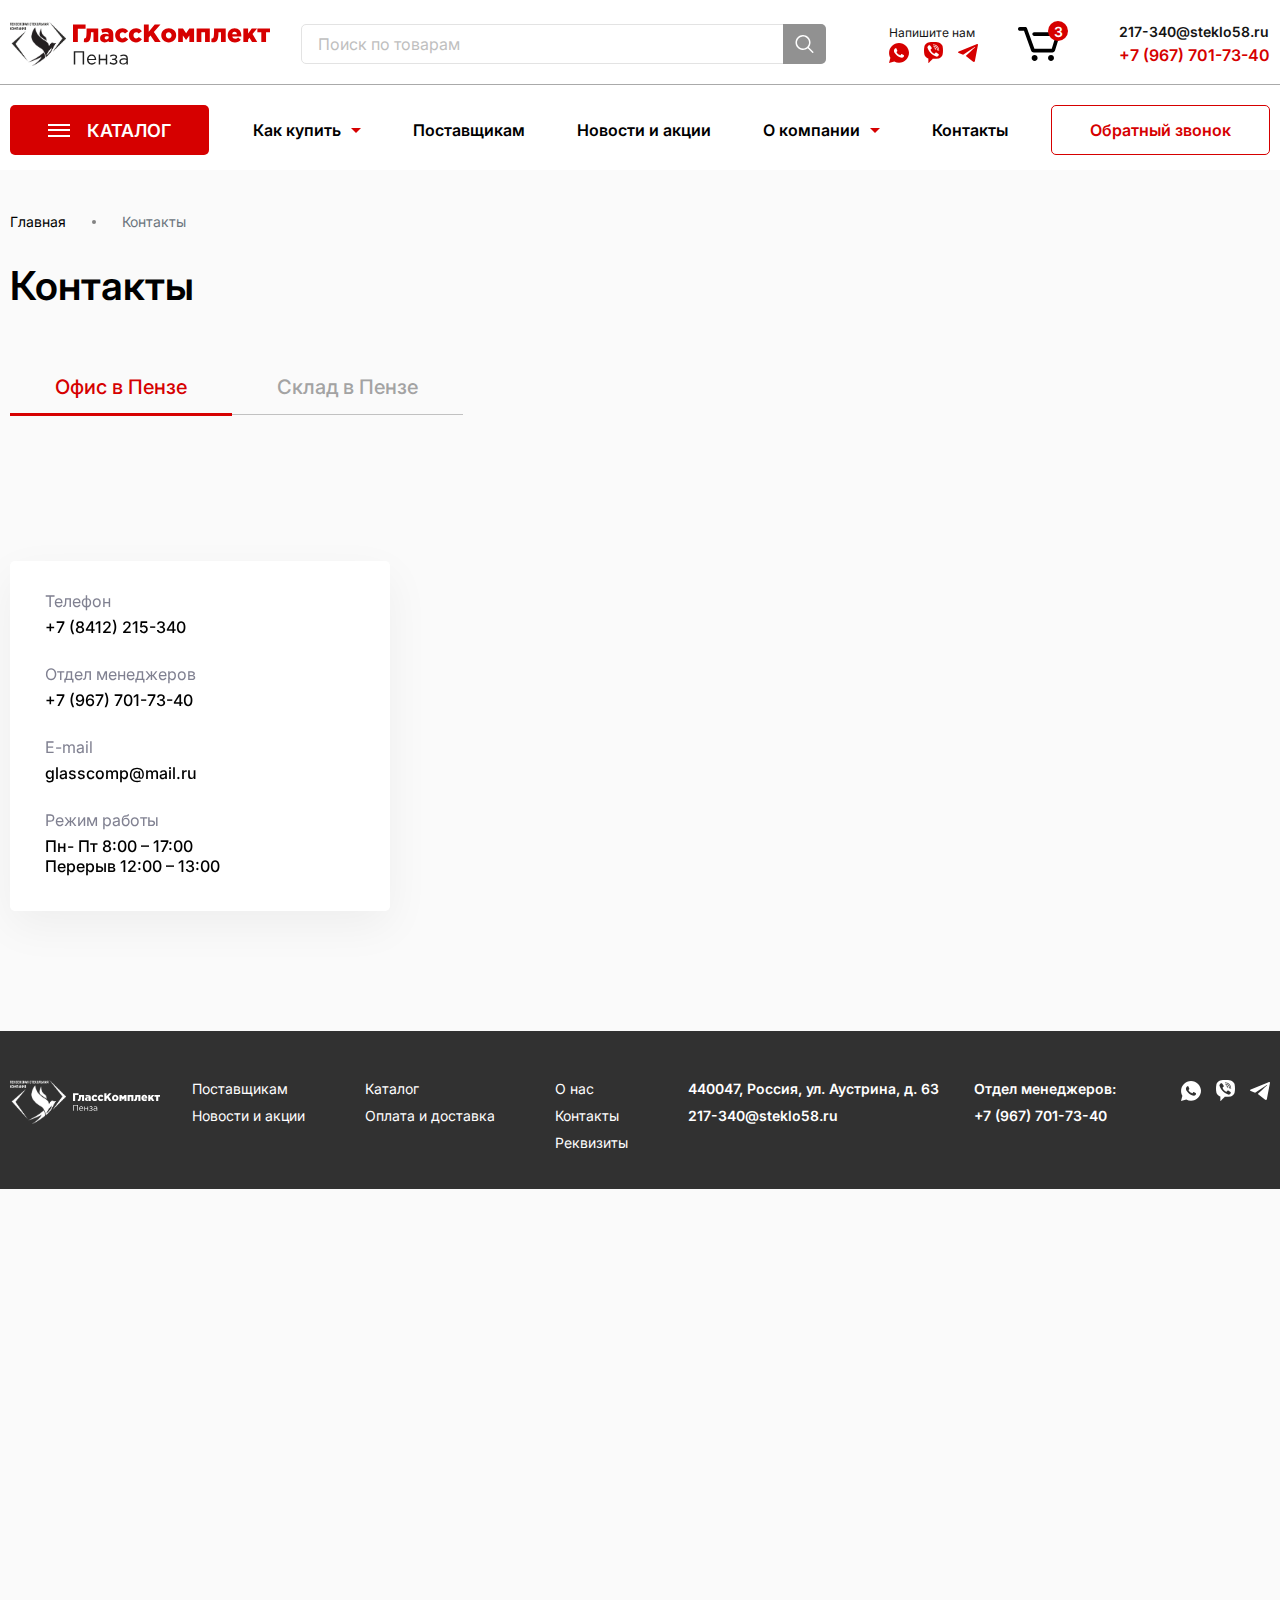
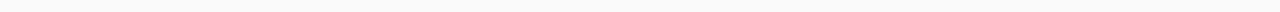
<file: contacts.html>
<!DOCTYPE html>
<html lang="ru">

<head>
	<meta charset="UTF-8">
	<meta http-equiv="X-UA-Compatible" content="IE=edge">
	<meta name="viewport" content="width=device-width, initial-scale=1.0">
	<title>Гласскомплект</title>

	<meta property="og:image" content="path/to/image.jpg">
	<link rel="shortcut icon" href="img/favicon/favicon.png" type="image/x-icon">

	<!-- add plugins css -->
	<link rel="stylesheet" href="css/bootstrap.min.css">
	<link rel="stylesheet" href="css/slick.css">
	<link rel="stylesheet" href="https://cdn.jsdelivr.net/npm/@fancyapps/ui@4.0/dist/fancybox.css">
	<link rel="stylesheet" href="https://cdnjs.cloudflare.com/ajax/libs/animate.css/4.1.1/animate.min.css" />
	<!-- add plugins css end -->

	<link rel="stylesheet" href="css/style.css">
	<link rel="stylesheet" href="css/header.css">
	<link rel="stylesheet" href="css/footer.css">
	<link rel="stylesheet" href="css/main.css">
	<link rel="stylesheet" href="css/media.css">
</head>

<body>

	<div class="wrapper">

		<header>
			<div class="header-top">
				<div class="container">
					<div class="row">
						<div class="col-12 d-flex align-items-center flex-wrap">


							<a href="index.html" class="logo">
								<span class="logo-icon"><img src="img/logo-icon.png" alt=""></span>
								<span class="logo-text"><img src="img/logo-text.svg" alt=""></span>
							</a>

							<form method="post" class="form-search">
								<label><input type="text" placeholder="Поиск по товарам" name="search"></label>
								<button type="submit"><svg class="svg-icon">
										<use xlink:href="img/sprite.svg#search"></use>
									</svg></button>
							</form>

							<div class="messengers-box">
								<ul class="list-messengers my-ul">
									<li><a href="#"><img src="img/whatsapp.svg" alt=""></a></li>
									<li><a href="#"><img src="img/viber.svg" alt=""></a></li>
									<li><a href="#"><img src="img/telegram.svg" alt=""></a></li>
								</ul>
								<p>Напишите нам</p>
							</div>

							<a href="basket.html" class="basket-link">
								<span class="basket-link__icon">
									<svg class="svg-icon">
										<use xlink:href="img/sprite.svg#basket"></use>
									</svg>
								</span>
								<span class="basket-link__val">3</span>
							</a>

							<div class="header-box">
								<a href="mailto:217-340@steklo58.ru" class="mail">217-340@steklo58.ru</a>
								<a href="tel:+79677017340" class="phone color-accent">+7 (967) 701-73-40</a>
							</div>

							<div class="btn-burger">
								<span></span>
								<span></span>
								<span></span>
							</div>
						</div>
					</div>
				</div>
			</div>

			<div class="header-bottom">
				<div class="header-bottom__close"></div>
				<div class="container">
					<div class="row">
						<div class="col-12 d-flex align-items-center flex-wrap">

							<a href="#" class="btn btn-accent btn-md btn-catalog">
								<span class="btn-catalog__icon">
									<span></span>
									<span></span>
									<span></span>
								</span>
								<span class="btn-catalog__text">Каталог</span>
							</a>

							<form method="post" class="form-search">
								<label><input type="text" placeholder="Поиск по товарам" name="search"></label>
								<button type="submit"><svg class="svg-icon">
										<use xlink:href="img/sprite.svg#search"></use>
									</svg></button>
							</form>

							<nav class="nav-menu">
								<ul class="menu my-ul">
									<li class="menu-item-catalog"><a href="catalog.html" class="nav-link">Каталог</a></li>
									<li class="dropdown">
										<a href="#" class="dropdown-toggle nav-link" data-bs-toggle="dropdown">Как купить</a>
										<div class="dropdown-menu">
											<a href="#" class="dropdowm-item">menu1</a>
											<a href="#" class="dropdowm-item">menu1</a>
											<a href="#" class="dropdowm-item">menu1</a>
										</div>
									</li>
									<li><a href="suppliers.html" class="nav-link">Поставщикам</a></li>
									<li><a href="news.html" class="nav-link">Новости и акции</a></li>
									<li class="dropdown">
										<a href="#" class="dropdown-toggle nav-link" data-bs-toggle="dropdown">О компании</a>
										<div class="dropdown-menu">
											<a href="#" class="dropdowm-item">menu1</a>
											<a href="#" class="dropdowm-item">menu1</a>
											<a href="#" class="dropdowm-item">menu1</a>
										</div>
									</li>
									<li><a href="contacts.html" class="nav-link">Контакты</a></li>
								</ul>
							</nav>

							<div class="messengers-box">
								<ul class="list-messengers my-ul">
									<li><a href="#"><img src="img/whatsapp.svg" alt=""></a></li>
									<li><a href="#"><img src="img/viber.svg" alt=""></a></li>
									<li><a href="#"><img src="img/telegram.svg" alt=""></a></li>
								</ul>
								<p>Напишите нам</p>
							</div>

							<div class="header-box">
								<a href="mailto:217-340@steklo58.ru" class="mail">217-340@steklo58.ru</a>
								<a href="tel:+79677017340" class="phone color-accent">+7 (967) 701-73-40</a>
							</div>


							<a href="#" class="btn btn-md btn-border-accent" data-bs-toggle="modal"
								data-bs-target="#callbackModal">Обратный звонок</a>
						</div>
					</div>
				</div>
			</div>
		</header>

		<section class="page page-contacts">
			<div class="container">
				<div class="row">
					<div class="col-12">
						<nav aria-label="breadcrumb" class="nav-breadcrumb">
							<ol class="breadcrumb">
								<li class="breadcrumb-item"><a href="index.html">Главная</a></li>
								<li class="breadcrumb-item active" aria-current="page">Контакты</li>
							</ol>
						</nav>
					</div>
					<div class="col-12">
						<h1>Контакты</h1>
					</div>

					<div class="col-12">
						<ul class="nav nav-tabs nav-tabs-contacts" role="tablist">
							<li class="nav-item" role="presentation">
								<button class="nav-link active" id="nav-tab1" data-bs-toggle="tab" data-bs-target="#tab1" type="button"
									role="tab" aria-controls="tab1" aria-selected="true">Офис в Пензе</button>
							</li>
							<li class="nav-item" role="presentation">
								<button class="nav-link" id="nav-tab2" data-bs-toggle="tab" data-bs-target="#tab2" type="button"
									role="tab" aria-controls="tab2" aria-selected="false">Склад в Пензе</button>
							</li>
						</ul>
					</div>
				</div>
			</div>
			<div class="tab-content tab-content-contacts">
				<div class="tab-pane fade show active" id="tab1" role="tabpanel" aria-labelledby="nav-tab1">
					<div class="container">
						<div class="row">
							<div class="col-12 col-sm-6 col-lg-4">
								<div class="contacts-wrapper">
									<div class="contacts-box">
										<div class="contacts-box__title">Телефон</div>
										<div class="contacts-box__body">
											<a href="tel:+78412215340">+7 (8412) 215-340</a>
										</div>
									</div>
									<div class="contacts-box">
										<div class="contacts-box__title">Отдел менеджеров</div>
										<div class="contacts-box__body">
											<a href="tel:+79677017340">+7 (967) 701-73-40</a>
										</div>
									</div>
									<div class="contacts-box">
										<div class="contacts-box__title">E-mail</div>
										<div class="contacts-box__body">
											<a href="mailto:glasscomp@mail.ru">glasscomp@mail.ru</a>
										</div>
									</div>
									<div class="contacts-box">
										<div class="contacts-box__title">Режим работы</div>
										<div class="contacts-box__body">
											<p>Пн- Пт 8:00 – 17:00</p>
											<p>Перерыв 12:00 – 13:00</p>
										</div>
									</div>
								</div>
							</div>
						</div>
					</div>
					<div class="map-contacts">
						<iframe
							src="https://yandex.ru/map-widget/v1/?ll=45.019259%2C53.246492&mode=search&ol=geo&ouri=ymapsbm1%3A%2F%2Fgeo%3Fdata%3DCgo0MzQxMDUyMDUwEjnQoNC-0YHRgdC40Y8sINCf0LXQvdC30LAsINGD0LvQuNGG0LAg0JDRg9GB0YLRgNC40L3QsCwgNjMiCg2HDzRCFV_wVEI%2C&sctx=ZAAAAAgAEAAaKAoSCeKsiJrozUJAEWlRn%2BQOn0pAEhIJJGO1%2BX8BNUARI6MDkrCfIUAiBgABAgMEBSgKOABAA0gBagJydZ0BzcxMPaABAKgBAL0Biuj%2BcsIBAQDqAQDyAQD4AQCCAjQ0NDAwNDcsINCg0L7RgdGB0LjRjywg0YPQuy4g0JDRg9GB0YLRgNC40L3QsCwg0LQuIDYzigIAkgIAmgIMZGVza3RvcC1tYXBz&sll=40.446923%2C53.267192&sspn=7.959732%2C3.334848&text=440047%2C%20%D0%A0%D0%BE%D1%81%D1%81%D0%B8%D1%8F%2C%20%D1%83%D0%BB.%20%D0%90%D1%83%D1%81%D1%82%D1%80%D0%B8%D0%BD%D0%B0%2C%20%D0%B4.%2063&z=11.56"
							frameborder="1" allowfullscreen="true" style="position:relative;"></iframe>
					</div>
				</div>

				<div class="tab-pane fade" id="tab2" role="tabpanel" aria-labelledby="nav-tab2">
					<div class="container">
						<div class="row">
							<div class="col-12 col-sm-6 col-lg-4">
								<div class="contacts-wrapper">
									<div class="contacts-box">
										<div class="contacts-box__title">Телефон</div>
										<div class="contacts-box__body">
											<a href="tel:+78412215340">+7 (8412) 215-340</a>
										</div>
									</div>
									<div class="contacts-box">
										<div class="contacts-box__title">Отдел менеджеров</div>
										<div class="contacts-box__body">
											<a href="tel:+79677017340">+7 (967) 701-73-40</a>
										</div>
									</div>
									<div class="contacts-box">
										<div class="contacts-box__title">E-mail</div>
										<div class="contacts-box__body">
											<a href="mailto:glasscomp@mail.ru">glasscomp@mail.ru</a>
										</div>
									</div>
									<div class="contacts-box">
										<div class="contacts-box__title">Режим работы</div>
										<div class="contacts-box__body">
											<p>Пн- Пт 8:00 – 17:00</p>
											<p>Перерыв 12:00 – 13:00</p>
										</div>
									</div>
								</div>
							</div>
						</div>
					</div>
					<div class="map-contacts">
						<iframe
							src="https://yandex.ru/map-widget/v1/?ll=45.019259%2C53.246492&mode=search&ol=geo&ouri=ymapsbm1%3A%2F%2Fgeo%3Fdata%3DCgo0MzQxMDUyMDUwEjnQoNC-0YHRgdC40Y8sINCf0LXQvdC30LAsINGD0LvQuNGG0LAg0JDRg9GB0YLRgNC40L3QsCwgNjMiCg2HDzRCFV_wVEI%2C&sctx=ZAAAAAgAEAAaKAoSCeKsiJrozUJAEWlRn%2BQOn0pAEhIJJGO1%2BX8BNUARI6MDkrCfIUAiBgABAgMEBSgKOABAA0gBagJydZ0BzcxMPaABAKgBAL0Biuj%2BcsIBAQDqAQDyAQD4AQCCAjQ0NDAwNDcsINCg0L7RgdGB0LjRjywg0YPQuy4g0JDRg9GB0YLRgNC40L3QsCwg0LQuIDYzigIAkgIAmgIMZGVza3RvcC1tYXBz&sll=40.446923%2C53.267192&sspn=7.959732%2C3.334848&text=440047%2C%20%D0%A0%D0%BE%D1%81%D1%81%D0%B8%D1%8F%2C%20%D1%83%D0%BB.%20%D0%90%D1%83%D1%81%D1%82%D1%80%D0%B8%D0%BD%D0%B0%2C%20%D0%B4.%2063&z=11.56"
							frameborder="1" allowfullscreen="true" style="position:relative;"></iframe>
					</div>
				</div>

			</div>
		</section>

		<footer>
			<div class="container">
				<div class="row">
					<div class="col-12 d-flex flex-wrap align-items-start">
					<a href="index.html" class="logo">
						<span class="logo-icon"><img src="img/logo-icon.png" alt=""></span>
						<span class="logo-text"><img src="img/logo-text.svg" alt=""></span>
					</a>

						<ul class="footer-menu my-ul">
							<li><a href="suppliers.html">Поставщикам</a></li>
							<li><a href="news.html">Новости и акции</a></li>
						</ul>
						<ul class="footer-menu my-ul">
							<li><a href="catalog.html">Каталог</a></li>
							<li><a href="delivery.html">Оплата и доставка</a></li>
						</ul>
						<ul class="footer-menu my-ul">
							<li><a href="about.html">О нас</a></li>
							<li><a href="contacts.html">Контакты</a></li>
							<li><a href="#">Реквизиты</a></li>
						</ul>

						<div class="footer-box">
							<div class="address">440047, Россия, ул. Аустрина, д. 63</div>
							<a href="mailto:217-340@steklo58.ru">217-340@steklo58.ru</a>
						</div>

						<div class="footer-box">
							<p>Отдел менеджеров:</p>
							<a href="tel:+79677017340">+7 (967) 701-73-40</a>
						</div>

						<ul class="list-messengers my-ul">
							<li><a href="#"><img src="img/whatsapp.svg" alt=""></a></li>
							<li><a href="#"><img src="img/viber.svg" alt=""></a></li>
							<li><a href="#"><img src="img/telegram.svg" alt=""></a></li>
						</ul>
					</div>
				</div>
			</div>
		</footer>

	</div>

	<!-- Modal -->
	<div class="modal fade" id="reviewsModal" tabindex="-1" aria-labelledby="reviewsModalLabel" aria-hidden="true">
		<div class="modal-dialog modal-dialog-centered">
			<div class="modal-content">
				<div class="modal-header">
					<h5 class="modal-title">Оставить отзыв</h5>
					<button type="button" class="btn-close" data-bs-dismiss="modal" aria-label="Close"><svg class="svg-icon">
							<use xlink:href="img/sprite.svg#close"></use>
						</svg></button>
				</div>
				<div class="modal-body">
					<div class="box-text">
						<p>Пожалуйста, поделитесь своими впечатлениями о компании или преобретенной продукции.</p>
					</div>

					<form method="post" class="form-callback">
						<label>
							<input type="text" placeholder="Имя" name="name">
						</label>
						<label>
							<input type="text" placeholder="Должность" name="position">
						</label>
						<label>
							<input type="text" placeholder="Название компании" name="name_company">
						</label>
						<label class="w100">
							<textarea name="message" placeholder="Отзыв"></textarea>
						</label>

						<button type="submit" class="btn btn-accent">Отправить</button>
						<div class="consent">Нажимая кнопку «Отправить» вы даете свое согласие на обратотку персональных данных
						</div>
					</form>
				</div>

			</div>
		</div>
	</div>

	<div class="modal fade" id="callbackModal" tabindex="-1" aria-labelledby="callbackModalLabel" aria-hidden="true">
		<div class="modal-dialog modal-dialog-centered">
			<div class="modal-content">
				<div class="modal-header">
					<h5 class="modal-title">Обратный звонок</h5>
					<button type="button" class="btn-close" data-bs-dismiss="modal" aria-label="Close"><svg class="svg-icon">
							<use xlink:href="img/sprite.svg#close"></use>
						</svg></button>
				</div>
				<div class="modal-body">
					<div class="box-text text-center theme-appeals">
						<p>Выберите тему обращения:</p>
					</div>

					<form method="post" class="form-callback">
						<div class="form-group">
							<label class="label-radio">
								<input type="radio" class="inp-radio" name="radio" checked>
								<span class="radio-custom"></span>
								<span class="radio-text">Продукция</span>
							</label>
							<label class="label-radio">
								<input type="radio" class="inp-radio" name="radio">
								<span class="radio-custom"></span>
								<span class="radio-text">Сотрудничество</span>
							</label>
						</div>

						<label>
							<input type="text" placeholder="Имя" name="name">
						</label>
						<label>
							<input type="text" placeholder="Телефон" name="phone" required>
						</label>
						<button type="submit" class="btn btn-accent">Отправить</button>
						<div class="consent">Нажимая кнопку «Отправить» вы даете свое согласие на обратотку персональных данных
						</div>
					</form>
				</div>

			</div>
		</div>
	</div>

	<!-- add plugins js-->
	<script src="js/jquery.min.js"></script>
	<script src="js/bootstrap.bundle.min.js"></script>
	<script src="js/slick.min.js"></script>
	<script src="js/jquery.maskedinput.min.js"></script>
	<script src="https://cdn.jsdelivr.net/npm/@fancyapps/ui@4.0/dist/fancybox.umd.js"></script>
	<script src="https://cdnjs.cloudflare.com/ajax/libs/wow/1.1.2/wow.min.js"></script>
	<!-- add plugins js end-->

	<script src="js/common.js"></script>

</body>

</html>
</file>
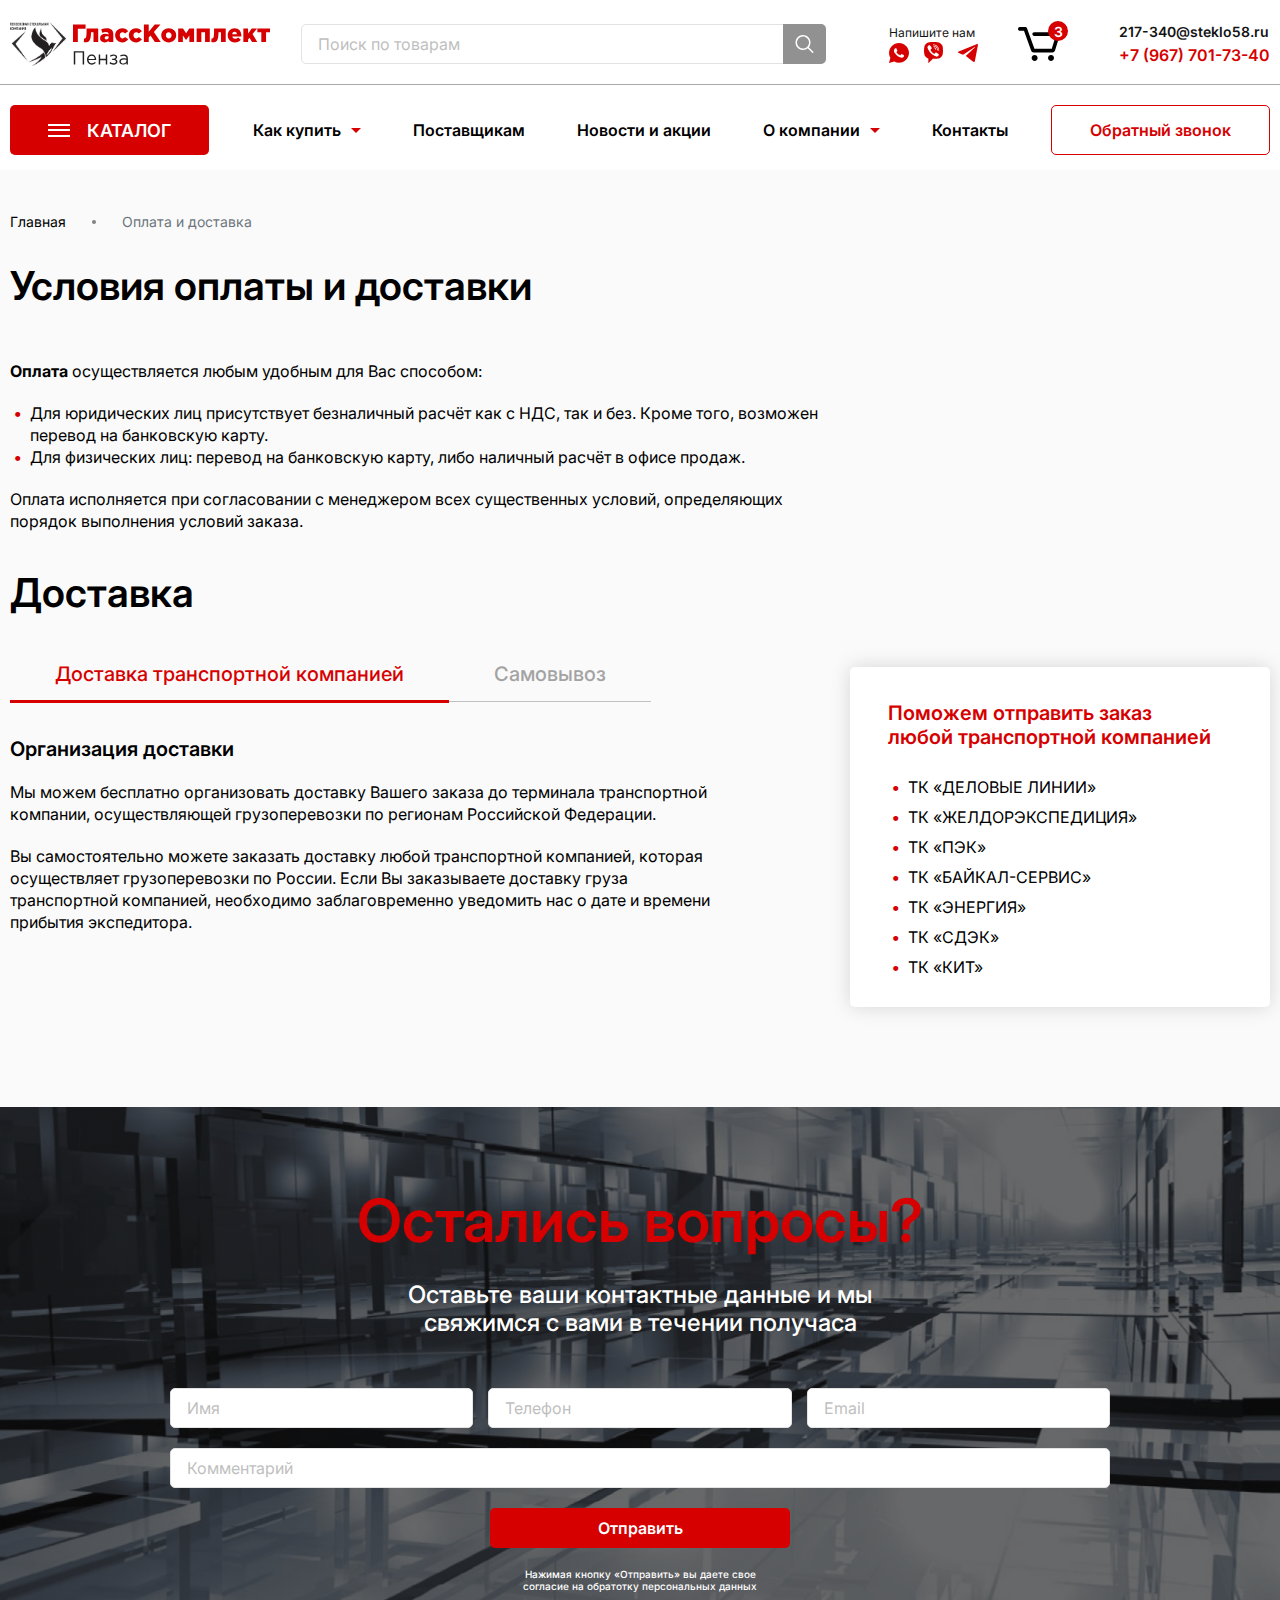
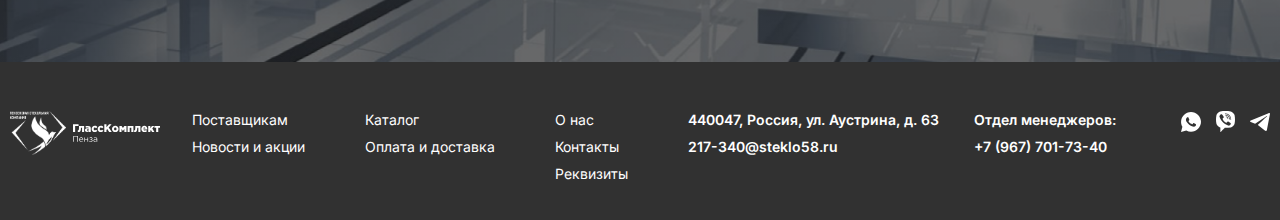
<file: delivery.html>
<!DOCTYPE html>
<html lang="ru">

<head>
	<meta charset="UTF-8">
	<meta http-equiv="X-UA-Compatible" content="IE=edge">
	<meta name="viewport" content="width=device-width, initial-scale=1.0">
	<title>Гласскомплект</title>

	<meta property="og:image" content="path/to/image.jpg">
	<link rel="shortcut icon" href="img/favicon/favicon.png" type="image/x-icon">

	<!-- add plugins css -->
	<link rel="stylesheet" href="css/bootstrap.min.css">
	<link rel="stylesheet" href="css/slick.css">
	<link rel="stylesheet" href="https://cdn.jsdelivr.net/npm/@fancyapps/ui@4.0/dist/fancybox.css">
	<link rel="stylesheet" href="https://cdnjs.cloudflare.com/ajax/libs/animate.css/4.1.1/animate.min.css" />
	<!-- add plugins css end -->

	<link rel="stylesheet" href="css/style.css">
	<link rel="stylesheet" href="css/header.css">
	<link rel="stylesheet" href="css/footer.css">
	<link rel="stylesheet" href="css/main.css">
	<link rel="stylesheet" href="css/media.css">
</head>

<body>

	<div class="wrapper">

		<header>
			<div class="header-top">
				<div class="container">
					<div class="row">
						<div class="col-12 d-flex align-items-center flex-wrap">


							<a href="index.html" class="logo">
								<span class="logo-icon"><img src="img/logo-icon.png" alt=""></span>
								<span class="logo-text"><img src="img/logo-text.svg" alt=""></span>
							</a>

							<form method="post" class="form-search">
								<label><input type="text" placeholder="Поиск по товарам" name="search"></label>
								<button type="submit"><svg class="svg-icon">
										<use xlink:href="img/sprite.svg#search"></use>
									</svg></button>
							</form>

							<div class="messengers-box">
								<ul class="list-messengers my-ul">
									<li><a href="#"><img src="img/whatsapp.svg" alt=""></a></li>
									<li><a href="#"><img src="img/viber.svg" alt=""></a></li>
									<li><a href="#"><img src="img/telegram.svg" alt=""></a></li>
								</ul>
								<p>Напишите нам</p>
							</div>

							<a href="basket.html" class="basket-link">
								<span class="basket-link__icon">
									<svg class="svg-icon">
										<use xlink:href="img/sprite.svg#basket"></use>
									</svg>
								</span>
								<span class="basket-link__val">3</span>
							</a>

							<div class="header-box">
								<a href="mailto:217-340@steklo58.ru" class="mail">217-340@steklo58.ru</a>
								<a href="tel:+79677017340" class="phone color-accent">+7 (967) 701-73-40</a>
							</div>

							<div class="btn-burger">
								<span></span>
								<span></span>
								<span></span>
							</div>
						</div>
					</div>
				</div>
			</div>

			<div class="header-bottom">
				<div class="header-bottom__close"></div>
				<div class="container">
					<div class="row">
						<div class="col-12 d-flex align-items-center flex-wrap">

							<a href="#" class="btn btn-accent btn-md btn-catalog">
								<span class="btn-catalog__icon">
									<span></span>
									<span></span>
									<span></span>
								</span>
								<span class="btn-catalog__text">Каталог</span>
							</a>

							<form method="post" class="form-search">
								<label><input type="text" placeholder="Поиск по товарам" name="search"></label>
								<button type="submit"><svg class="svg-icon">
										<use xlink:href="img/sprite.svg#search"></use>
									</svg></button>
							</form>

							<nav class="nav-menu">
								<ul class="menu my-ul">
									<li class="menu-item-catalog"><a href="catalog.html" class="nav-link">Каталог</a></li>
									<li class="dropdown">
										<a href="#" class="dropdown-toggle nav-link" data-bs-toggle="dropdown">Как купить</a>
										<div class="dropdown-menu">
											<a href="#" class="dropdowm-item">menu1</a>
											<a href="#" class="dropdowm-item">menu1</a>
											<a href="#" class="dropdowm-item">menu1</a>
										</div>
									</li>
									<li><a href="suppliers.html" class="nav-link">Поставщикам</a></li>
									<li><a href="news.html" class="nav-link">Новости и акции</a></li>
									<li class="dropdown">
										<a href="#" class="dropdown-toggle nav-link" data-bs-toggle="dropdown">О компании</a>
										<div class="dropdown-menu">
											<a href="#" class="dropdowm-item">menu1</a>
											<a href="#" class="dropdowm-item">menu1</a>
											<a href="#" class="dropdowm-item">menu1</a>
										</div>
									</li>
									<li><a href="contacts.html" class="nav-link">Контакты</a></li>
								</ul>
							</nav>

							<div class="messengers-box">
								<ul class="list-messengers my-ul">
									<li><a href="#"><img src="img/whatsapp.svg" alt=""></a></li>
									<li><a href="#"><img src="img/viber.svg" alt=""></a></li>
									<li><a href="#"><img src="img/telegram.svg" alt=""></a></li>
								</ul>
								<p>Напишите нам</p>
							</div>

							<div class="header-box">
								<a href="mailto:217-340@steklo58.ru" class="mail">217-340@steklo58.ru</a>
								<a href="tel:+79677017340" class="phone color-accent">+7 (967) 701-73-40</a>
							</div>


							<a href="#" class="btn btn-md btn-border-accent" data-bs-toggle="modal"
								data-bs-target="#callbackModal">Обратный звонок</a>
						</div>
					</div>
				</div>
			</div>
		</header>

		<section class="page page-payments">
			<div class="container">
				<div class="row">
					<div class="col-12">
						<nav aria-label="breadcrumb" class="nav-breadcrumb">
							<ol class="breadcrumb">
								<li class="breadcrumb-item"><a href="index.html">Главная</a></li>
								<li class="breadcrumb-item active" aria-current="page">Оплата и доставка</li>
							</ol>
						</nav>
					</div>
					<div class="col-12">
						<h1>Условия оплаты и доставки</h1>
					</div>

					<div class="col-12 col-lg-8">
						<div class="box-text">
							<p><strong>Оплата</strong> осуществляется любым удобным для Вас способом:</p>

							<ul class="my-ul list-dots-my">
								<li>Для юридических лиц присутствует безналичный расчёт как с НДС, так и без. Кроме того, возможен
									перевод на банковскую
									карту.</li>
								<li>Для физических лиц: перевод на банковскую карту, либо наличный расчёт в офисе продаж.</li>
							</ul>

							<p>Оплата исполняется при согласовании с менеджером всех существенных условий, определяющих порядок
								выполнения условий
								заказа.</p>
						</div>
					</div>

				</div>
			</div>
		</section>

		<section class="delivery">
			<div class="container">
				<div class="row">
					<div class="col-12">
						<h2>Доставка</h2>
					</div>

					<div class="col-12">
						<ul class="nav nav-tabs nav-tabs-contacts" role="tablist">
							<li class="nav-item" role="presentation">
								<button class="nav-link active" id="nav-tab1" data-bs-toggle="tab" data-bs-target="#tab1" type="button"
									role="tab" aria-controls="tab1" aria-selected="true">Доставка транспортной компанией</button>
							</li>
							<li class="nav-item" role="presentation">
								<button class="nav-link" id="nav-tab2" data-bs-toggle="tab" data-bs-target="#tab2" type="button"
									role="tab" aria-controls="tab2" aria-selected="false">Самовывоз</button>
							</li>
						</ul>
					</div>

					<div class="col-12">
						<div class="tab-content tab-content-contacts">
							<div class="tab-pane fade show active" id="tab1" role="tabpanel" aria-labelledby="nav-tab1">
								<div class="row">
									<div class="col-12 col-lg-7">
										<div class="delivery-content">
											<h3>Организация доставки</h3>
											<div class="box-text">
												<p>Мы можем бесплатно организовать доставку Вашего заказа до терминала транспортной компании,
													осуществляющей
													грузоперевозки
													по регионам Российской Федерации.</p>
												<p>Вы самостоятельно можете заказать доставку любой транспортной компанией, которая осуществляет
													грузоперевозки по
													России.
													Если Вы заказываете доставку груза транспортной компанией, необходимо заблаговременно
													уведомить нас о дате и времени
													прибытия экспедитора.</p>
											</div>
										</div>
									</div>
									<div class="col-12 col-lg-5">
										<div class="delivery-box">
											<div class="delivery-box__title">Поможем отправить заказ любой транспортной компанией</div>
											<div class="delivery-box__body">
												<ul class="my-ul list-dots-my">
													<li>ТК «Деловые линии»</li>
													<li>ТК «ЖелДорЭкспедиция»</li>
													<li>ТК «ПЭК»</li>
													<li>ТК «Байкал-Сервис»</li>
													<li>ТК «Энергия»</li>
													<li>ТК «СДЭК»</li>
													<li>ТК «КИТ»</li>
												</ul>
											</div>
										</div>
									</div>
								</div>
							</div>

							<div class="tab-pane fade" id="tab2" role="tabpanel" aria-labelledby="nav-tab2">
								<div class="row">
									<div class="col-12 col-lg-7">
										<div class="delivery-content">
											<h3>Организация доставки</h3>
											<div class="box-text">
												<p>Свой заказ Вы можете забрать самостоятельно с нашего склада по адресу:
													<strong>Пензенская область, г. Пенза, ул. Аустрина, д. 63.</strong>
												<p>Отгрузка заказов с нашего склада осуществляется с понедельника по пятницу с <strong>8.00 до
														17.00</strong>. Предварительно рекомендуем
													уведомить нас о дате и времени отгрузки заказа.</p>
											</div>
										</div>
									</div>
								</div>
							</div>
						</div>
					</div>

				</div>
			</div>
		</section>

		<section class="callback">
			<div class="container">
				<div class="row">
					<div class="col-12 text-center">
						<h2>Остались вопросы?</h2>
						<div class="box-text">
							<p>Оставьте ваши контактные данные и мы свяжимся с вами в течении получаса</p>
						</div>
					</div>

					<div class="col-12">
						<form method="post" class="form-callback">
							<label>
								<input type="text" placeholder="Имя" name="name">
							</label>
							<label>
								<input type="text" placeholder="Телефон" name="phone" required>
							</label>
							<label>
								<input type="text" placeholder="Email" name="mail">
							</label>
							<label class="w100">
								<input type="text" placeholder="Комментарий" name="comment">
							</label>

							<div class="w100">
								<button type="submit" class="btn btn-accent">Отправить</button>
							</div>
							<div class="consent">Нажимая кнопку «Отправить» вы даете свое согласие на обратотку персональных данных
							</div>
						</form>
					</div>
				</div>
			</div>
		</section>

		<footer>
			<div class="container">
				<div class="row">
					<div class="col-12 d-flex flex-wrap align-items-start">
					<a href="index.html" class="logo">
						<span class="logo-icon"><img src="img/logo-icon.png" alt=""></span>
						<span class="logo-text"><img src="img/logo-text.svg" alt=""></span>
					</a>

						<ul class="footer-menu my-ul">
							<li><a href="suppliers.html">Поставщикам</a></li>
							<li><a href="news.html">Новости и акции</a></li>
						</ul>
						<ul class="footer-menu my-ul">
							<li><a href="catalog.html">Каталог</a></li>
							<li><a href="delivery.html">Оплата и доставка</a></li>
						</ul>
						<ul class="footer-menu my-ul">
							<li><a href="about.html">О нас</a></li>
							<li><a href="contacts.html">Контакты</a></li>
							<li><a href="#">Реквизиты</a></li>
						</ul>

						<div class="footer-box">
							<div class="address">440047, Россия, ул. Аустрина, д. 63</div>
							<a href="mailto:217-340@steklo58.ru">217-340@steklo58.ru</a>
						</div>

						<div class="footer-box">
							<p>Отдел менеджеров:</p>
							<a href="tel:+79677017340">+7 (967) 701-73-40</a>
						</div>

						<ul class="list-messengers my-ul">
							<li><a href="#"><img src="img/whatsapp.svg" alt=""></a></li>
							<li><a href="#"><img src="img/viber.svg" alt=""></a></li>
							<li><a href="#"><img src="img/telegram.svg" alt=""></a></li>
						</ul>
					</div>
				</div>
			</div>
		</footer>

	</div>

	<!-- Modal -->
	<div class="modal fade" id="reviewsModal" tabindex="-1" aria-labelledby="reviewsModalLabel" aria-hidden="true">
		<div class="modal-dialog modal-dialog-centered">
			<div class="modal-content">
				<div class="modal-header">
					<h5 class="modal-title">Оставить отзыв</h5>
					<button type="button" class="btn-close" data-bs-dismiss="modal" aria-label="Close"><svg class="svg-icon">
							<use xlink:href="img/sprite.svg#close"></use>
						</svg></button>
				</div>
				<div class="modal-body">
					<div class="box-text">
						<p>Пожалуйста, поделитесь своими впечатлениями о компании или преобретенной продукции.</p>
					</div>

					<form method="post" class="form-callback">
						<label>
							<input type="text" placeholder="Имя" name="name">
						</label>
						<label>
							<input type="text" placeholder="Должность" name="position">
						</label>
						<label>
							<input type="text" placeholder="Название компании" name="name_company">
						</label>
						<label class="w100">
							<textarea name="message" placeholder="Отзыв"></textarea>
						</label>

						<button type="submit" class="btn btn-accent">Отправить</button>
						<div class="consent">Нажимая кнопку «Отправить» вы даете свое согласие на обратотку персональных данных
						</div>
					</form>
				</div>

			</div>
		</div>
	</div>

	<div class="modal fade" id="callbackModal" tabindex="-1" aria-labelledby="callbackModalLabel" aria-hidden="true">
		<div class="modal-dialog modal-dialog-centered">
			<div class="modal-content">
				<div class="modal-header">
					<h5 class="modal-title">Обратный звонок</h5>
					<button type="button" class="btn-close" data-bs-dismiss="modal" aria-label="Close"><svg class="svg-icon">
							<use xlink:href="img/sprite.svg#close"></use>
						</svg></button>
				</div>
				<div class="modal-body">
					<div class="box-text text-center theme-appeals">
						<p>Выберите тему обращения:</p>
					</div>

					<form method="post" class="form-callback">
						<div class="form-group">
							<label class="label-radio">
								<input type="radio" class="inp-radio" name="radio" checked>
								<span class="radio-custom"></span>
								<span class="radio-text">Продукция</span>
							</label>
							<label class="label-radio">
								<input type="radio" class="inp-radio" name="radio">
								<span class="radio-custom"></span>
								<span class="radio-text">Сотрудничество</span>
							</label>
						</div>

						<label>
							<input type="text" placeholder="Имя" name="name">
						</label>
						<label>
							<input type="text" placeholder="Телефон" name="phone" required>
						</label>
						<button type="submit" class="btn btn-accent">Отправить</button>
						<div class="consent">Нажимая кнопку «Отправить» вы даете свое согласие на обратотку персональных данных
						</div>
					</form>
				</div>

			</div>
		</div>
	</div>

	<!-- add plugins js-->
	<script src="js/jquery.min.js"></script>
	<script src="js/bootstrap.bundle.min.js"></script>
	<script src="js/slick.min.js"></script>
	<script src="js/jquery.maskedinput.min.js"></script>
	<script src="https://cdn.jsdelivr.net/npm/@fancyapps/ui@4.0/dist/fancybox.umd.js"></script>
	<script src="https://cdnjs.cloudflare.com/ajax/libs/wow/1.1.2/wow.min.js"></script>
	<!-- add plugins js end-->

	<script src="js/common.js"></script>

</body>

</html>
</file>
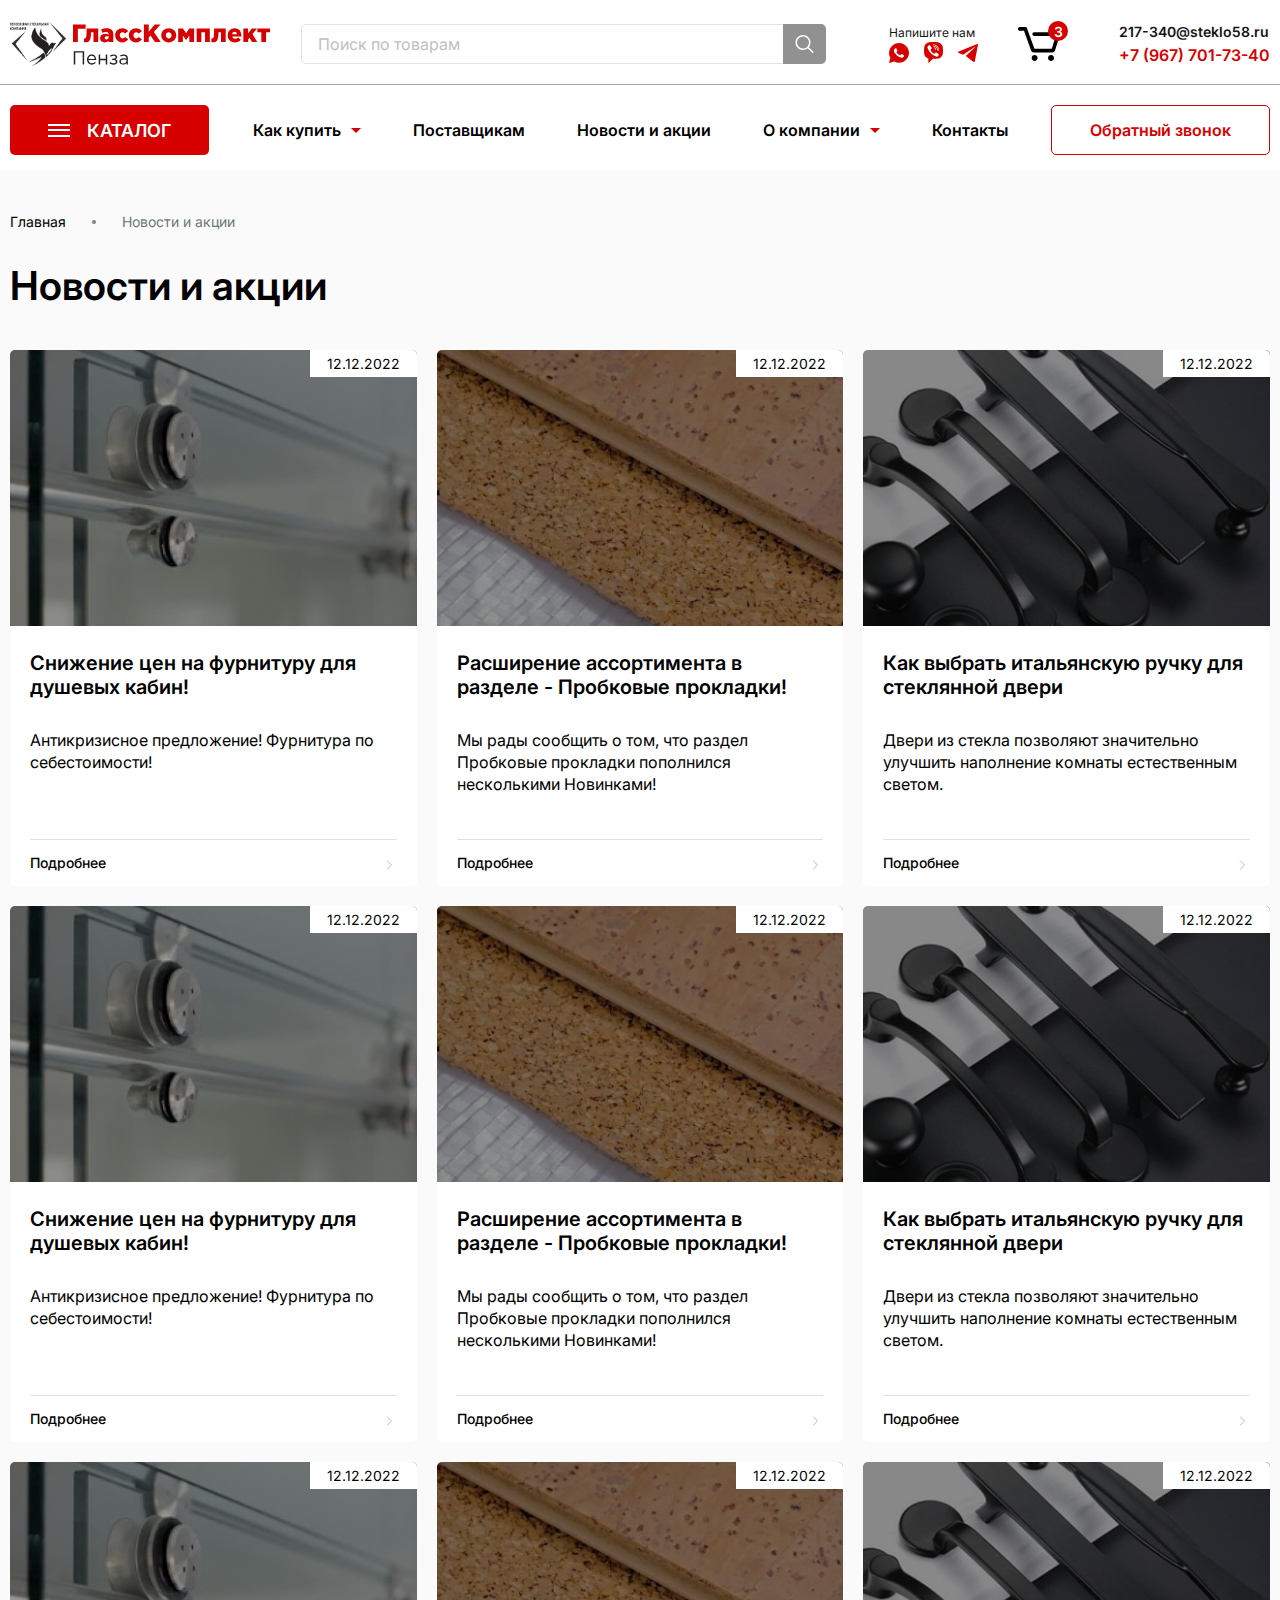
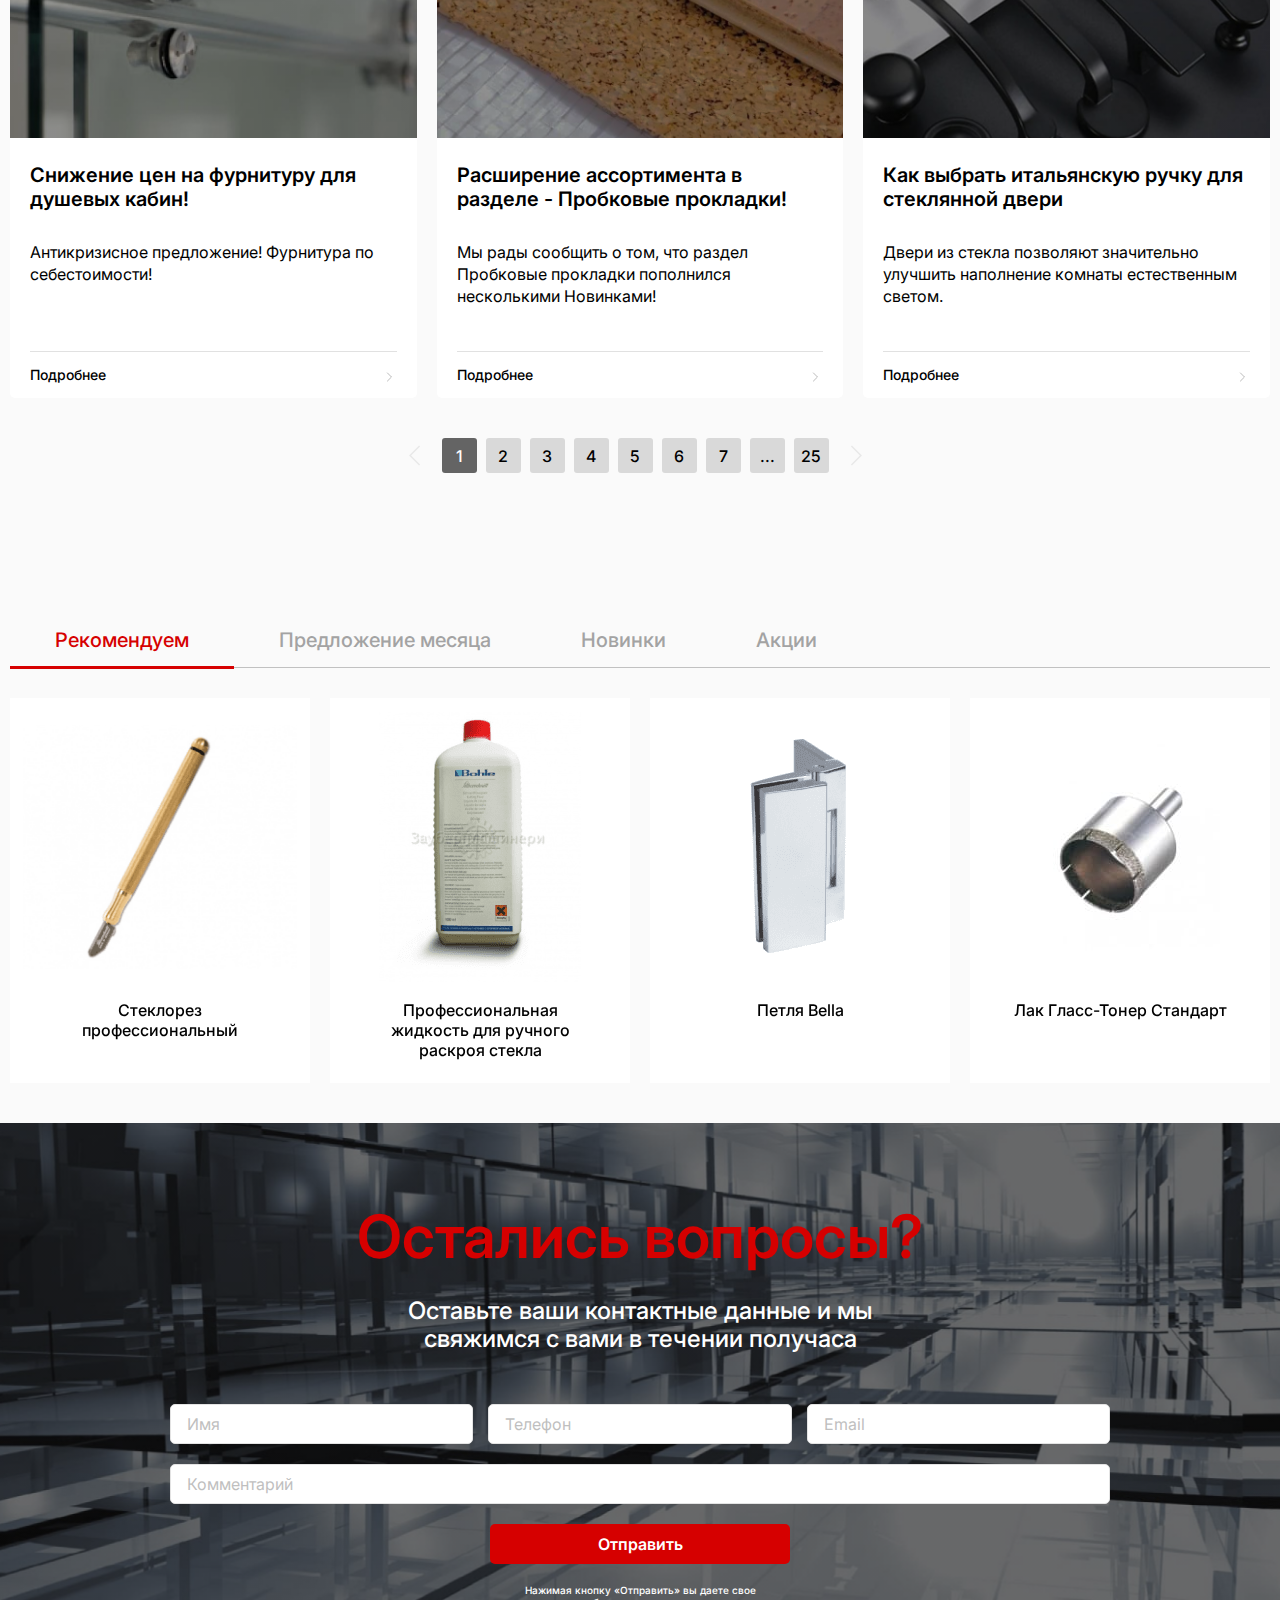
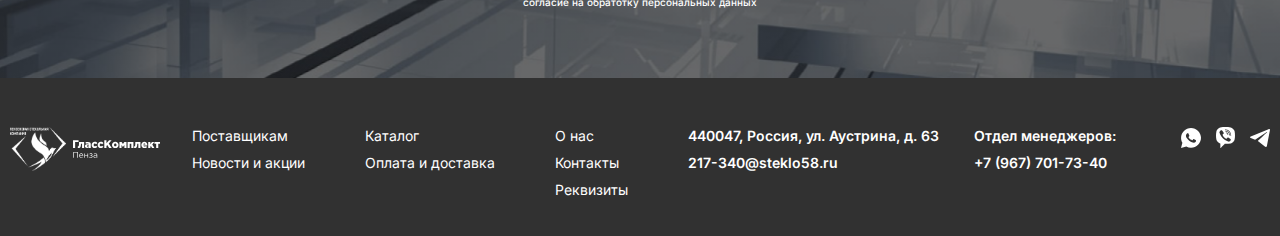
<file: news.html>
<!DOCTYPE html>
<html lang="ru">

<head>
	<meta charset="UTF-8">
	<meta http-equiv="X-UA-Compatible" content="IE=edge">
	<meta name="viewport" content="width=device-width, initial-scale=1.0">
	<title>Гласскомплект</title>

	<meta property="og:image" content="path/to/image.jpg">
	<link rel="shortcut icon" href="img/favicon/favicon.png" type="image/x-icon">

	<!-- add plugins css -->
	<link rel="stylesheet" href="css/bootstrap.min.css">
	<link rel="stylesheet" href="css/slick.css">
	<link rel="stylesheet" href="https://cdn.jsdelivr.net/npm/@fancyapps/ui@4.0/dist/fancybox.css">
	<link rel="stylesheet" href="https://cdnjs.cloudflare.com/ajax/libs/animate.css/4.1.1/animate.min.css" />
	<!-- add plugins css end -->

	<link rel="stylesheet" href="css/style.css">
	<link rel="stylesheet" href="css/header.css">
	<link rel="stylesheet" href="css/footer.css">
	<link rel="stylesheet" href="css/main.css">
	<link rel="stylesheet" href="css/media.css">
</head>

<body>

	<div class="wrapper">

		<header>
			<div class="header-top">
				<div class="container">
					<div class="row">
						<div class="col-12 d-flex align-items-center flex-wrap">


							<a href="index.html" class="logo">
								<span class="logo-icon"><img src="img/logo-icon.png" alt=""></span>
								<span class="logo-text"><img src="img/logo-text.svg" alt=""></span>
							</a>

							<form method="post" class="form-search">
								<label><input type="text" placeholder="Поиск по товарам" name="search"></label>
								<button type="submit"><svg class="svg-icon">
										<use xlink:href="img/sprite.svg#search"></use>
									</svg></button>
							</form>

							<div class="messengers-box">
								<ul class="list-messengers my-ul">
									<li><a href="#"><img src="img/whatsapp.svg" alt=""></a></li>
									<li><a href="#"><img src="img/viber.svg" alt=""></a></li>
									<li><a href="#"><img src="img/telegram.svg" alt=""></a></li>
								</ul>
								<p>Напишите нам</p>
							</div>

							<a href="basket.html" class="basket-link">
								<span class="basket-link__icon">
									<svg class="svg-icon">
										<use xlink:href="img/sprite.svg#basket"></use>
									</svg>
								</span>
								<span class="basket-link__val">3</span>
							</a>

							<div class="header-box">
								<a href="mailto:217-340@steklo58.ru" class="mail">217-340@steklo58.ru</a>
								<a href="tel:+79677017340" class="phone color-accent">+7 (967) 701-73-40</a>
							</div>

							<div class="btn-burger">
								<span></span>
								<span></span>
								<span></span>
							</div>
						</div>
					</div>
				</div>
			</div>

			<div class="header-bottom">
				<div class="header-bottom__close"></div>
				<div class="container">
					<div class="row">
						<div class="col-12 d-flex align-items-center flex-wrap">

							<a href="#" class="btn btn-accent btn-md btn-catalog">
								<span class="btn-catalog__icon">
									<span></span>
									<span></span>
									<span></span>
								</span>
								<span class="btn-catalog__text">Каталог</span>
							</a>

							<form method="post" class="form-search">
								<label><input type="text" placeholder="Поиск по товарам" name="search"></label>
								<button type="submit"><svg class="svg-icon">
										<use xlink:href="img/sprite.svg#search"></use>
									</svg></button>
							</form>

							<nav class="nav-menu">
								<ul class="menu my-ul">
									<li class="menu-item-catalog"><a href="catalog.html" class="nav-link">Каталог</a></li>
									<li class="dropdown">
										<a href="#" class="dropdown-toggle nav-link" data-bs-toggle="dropdown">Как купить</a>
										<div class="dropdown-menu">
											<a href="#" class="dropdowm-item">menu1</a>
											<a href="#" class="dropdowm-item">menu1</a>
											<a href="#" class="dropdowm-item">menu1</a>
										</div>
									</li>
									<li><a href="suppliers.html" class="nav-link">Поставщикам</a></li>
									<li><a href="news.html" class="nav-link">Новости и акции</a></li>
									<li class="dropdown">
										<a href="#" class="dropdown-toggle nav-link" data-bs-toggle="dropdown">О компании</a>
										<div class="dropdown-menu">
											<a href="#" class="dropdowm-item">menu1</a>
											<a href="#" class="dropdowm-item">menu1</a>
											<a href="#" class="dropdowm-item">menu1</a>
										</div>
									</li>
									<li><a href="contacts.html" class="nav-link">Контакты</a></li>
								</ul>
							</nav>

							<div class="messengers-box">
								<ul class="list-messengers my-ul">
									<li><a href="#"><img src="img/whatsapp.svg" alt=""></a></li>
									<li><a href="#"><img src="img/viber.svg" alt=""></a></li>
									<li><a href="#"><img src="img/telegram.svg" alt=""></a></li>
								</ul>
								<p>Напишите нам</p>
							</div>

							<div class="header-box">
								<a href="mailto:217-340@steklo58.ru" class="mail">217-340@steklo58.ru</a>
								<a href="tel:+79677017340" class="phone color-accent">+7 (967) 701-73-40</a>
							</div>


							<a href="#" class="btn btn-md btn-border-accent" data-bs-toggle="modal"
								data-bs-target="#callbackModal">Обратный звонок</a>
						</div>
					</div>
				</div>
			</div>
		</header>

		<section class="page page-news">
			<div class="container">
				<div class="row">
					<div class="col-12">
						<nav aria-label="breadcrumb" class="nav-breadcrumb">
							<ol class="breadcrumb">
								<li class="breadcrumb-item"><a href="index.html">Главная</a></li>
								<li class="breadcrumb-item active" aria-current="page">Новости и акции</li>
							</ol>
						</nav>
					</div>
					<div class="col-12">
						<h1>Новости и акции</h1>
					</div>
				</div>

				<div class="row">
					<div class="col-12 col-sm-6 col-md-4 mb-20">
						<div class="sales-card">
							<a href="article.html" class="sales-card__image">
								<img src="img/news1.jpg" alt="" class="sales-card__bg">
								<span class="date">12.12.2022</span>
							</a>

							<div class="sales-card__body">
								<a href="article.html" class="sales-card__title">Снижение цен на фурнитуру
									для душевых кабин!</a>
								<div class="box-text">
									<p>Антикризисное предложение! Фурнитура по себестоимости!</p>
								</div>

								<a href="article.html" class="sales-card-link">
									<span class="sales-card-link__text">Подробнее</span>
									<span class="sales-card-link__icon"><svg class="svg-icon">
											<use xlink:href="img/sprite.svg#next"></use>
										</svg></span>
								</a>
							</div>
						</div>
					</div>
					<div class="col-12 col-sm-6 col-md-4 mb-20">
						<div class="sales-card">
							<a href="article.html" class="sales-card__image">
								<img src="img/news2.jpg" alt="" class="sales-card__bg">
								<span class="date">12.12.2022</span>
							</a>

							<div class="sales-card__body">
								<a href="article.html" class="sales-card__title">Расширение ассортимента
									в разделе - Пробковые прокладки!</a>
								<div class="box-text">
									<p>Мы рады сообщить о том, что раздел Пробковые прокладки пополнился несколькими Новинками!</p>
								</div>

								<a href="article.html" class="sales-card-link">
									<span class="sales-card-link__text">Подробнее</span>
									<span class="sales-card-link__icon"><svg class="svg-icon">
											<use xlink:href="img/sprite.svg#next"></use>
										</svg></span>
								</a>
							</div>
						</div>
					</div>
					<div class="col-12 col-sm-6 col-md-4 mb-20">
						<div class="sales-card">
							<a href="article.html" class="sales-card__image">
								<img src="img/news3.jpg" alt="" class="sales-card__bg">
								<span class="date">12.12.2022</span>
							</a>

							<div class="sales-card__body">
								<a href="article.html" class="sales-card__title">Как выбрать итальянскую ручку для стеклянной двери</a>
								<div class="box-text">
									<p>Двери из стекла позволяют значительно улучшить наполнение комнаты естественным светом.</p>
								</div>

								<a href="article.html" class="sales-card-link">
									<span class="sales-card-link__text">Подробнее</span>
									<span class="sales-card-link__icon"><svg class="svg-icon">
											<use xlink:href="img/sprite.svg#next"></use>
										</svg></span>
								</a>
							</div>
						</div>
					</div>
					<div class="col-12 col-sm-6 col-md-4 mb-20">
						<div class="sales-card">
							<a href="article.html" class="sales-card__image">
								<img src="img/news1.jpg" alt="" class="sales-card__bg">
								<span class="date">12.12.2022</span>
							</a>

							<div class="sales-card__body">
								<a href="article.html" class="sales-card__title">Снижение цен на фурнитуру
									для душевых кабин!</a>
								<div class="box-text">
									<p>Антикризисное предложение! Фурнитура по себестоимости!</p>
								</div>

								<a href="article.html" class="sales-card-link">
									<span class="sales-card-link__text">Подробнее</span>
									<span class="sales-card-link__icon"><svg class="svg-icon">
											<use xlink:href="img/sprite.svg#next"></use>
										</svg></span>
								</a>
							</div>
						</div>
					</div>
					<div class="col-12 col-sm-6 col-md-4 mb-20">
						<div class="sales-card">
							<a href="article.html" class="sales-card__image">
								<img src="img/news2.jpg" alt="" class="sales-card__bg">
								<span class="date">12.12.2022</span>
							</a>

							<div class="sales-card__body">
								<a href="article.html" class="sales-card__title">Расширение ассортимента
									в разделе - Пробковые прокладки!</a>
								<div class="box-text">
									<p>Мы рады сообщить о том, что раздел Пробковые прокладки пополнился несколькими Новинками!</p>
								</div>

								<a href="article.html" class="sales-card-link">
									<span class="sales-card-link__text">Подробнее</span>
									<span class="sales-card-link__icon"><svg class="svg-icon">
											<use xlink:href="img/sprite.svg#next"></use>
										</svg></span>
								</a>
							</div>
						</div>
					</div>
					<div class="col-12 col-sm-6 col-md-4 mb-20">
						<div class="sales-card">
							<a href="article.html" class="sales-card__image">
								<img src="img/news3.jpg" alt="" class="sales-card__bg">
								<span class="date">12.12.2022</span>
							</a>

							<div class="sales-card__body">
								<a href="article.html" class="sales-card__title">Как выбрать итальянскую ручку для стеклянной двери</a>
								<div class="box-text">
									<p>Двери из стекла позволяют значительно улучшить наполнение комнаты естественным светом.</p>
								</div>

								<a href="article.html" class="sales-card-link">
									<span class="sales-card-link__text">Подробнее</span>
									<span class="sales-card-link__icon"><svg class="svg-icon">
											<use xlink:href="img/sprite.svg#next"></use>
										</svg></span>
								</a>
							</div>
						</div>
					</div>
					<div class="col-12 col-sm-6 col-md-4 mb-20">
						<div class="sales-card">
							<a href="article.html" class="sales-card__image">
								<img src="img/news1.jpg" alt="" class="sales-card__bg">
								<span class="date">12.12.2022</span>
							</a>

							<div class="sales-card__body">
								<a href="article.html" class="sales-card__title">Снижение цен на фурнитуру
									для душевых кабин!</a>
								<div class="box-text">
									<p>Антикризисное предложение! Фурнитура по себестоимости!</p>
								</div>

								<a href="article.html" class="sales-card-link">
									<span class="sales-card-link__text">Подробнее</span>
									<span class="sales-card-link__icon"><svg class="svg-icon">
											<use xlink:href="img/sprite.svg#next"></use>
										</svg></span>
								</a>
							</div>
						</div>
					</div>
					<div class="col-12 col-sm-6 col-md-4 mb-20">
						<div class="sales-card">
							<a href="article.html" class="sales-card__image">
								<img src="img/news2.jpg" alt="" class="sales-card__bg">
								<span class="date">12.12.2022</span>
							</a>

							<div class="sales-card__body">
								<a href="article.html" class="sales-card__title">Расширение ассортимента
									в разделе - Пробковые прокладки!</a>
								<div class="box-text">
									<p>Мы рады сообщить о том, что раздел Пробковые прокладки пополнился несколькими Новинками!</p>
								</div>

								<a href="article.html" class="sales-card-link">
									<span class="sales-card-link__text">Подробнее</span>
									<span class="sales-card-link__icon"><svg class="svg-icon">
											<use xlink:href="img/sprite.svg#next"></use>
										</svg></span>
								</a>
							</div>
						</div>
					</div>
					<div class="col-12 col-sm-6 col-md-4 mb-20">
						<div class="sales-card">
							<a href="article.html" class="sales-card__image">
								<img src="img/news3.jpg" alt="" class="sales-card__bg">
								<span class="date">12.12.2022</span>
							</a>

							<div class="sales-card__body">
								<a href="article.html" class="sales-card__title">Как выбрать итальянскую ручку для стеклянной двери</a>
								<div class="box-text">
									<p>Двери из стекла позволяют значительно улучшить наполнение комнаты естественным светом.</p>
								</div>

								<a href="article.html" class="sales-card-link">
									<span class="sales-card-link__text">Подробнее</span>
									<span class="sales-card-link__icon"><svg class="svg-icon">
											<use xlink:href="img/sprite.svg#next"></use>
										</svg></span>
								</a>
							</div>
						</div>
					</div>

					<div class="col-12">
						<nav class="nav-pagination">
							<ul class="pagination">
								<li class="page-item">
									<a class="page-link page-link-arrow" href="#" aria-label="Previous">
										<svg class="svg-icon">
											<use xlink:href="img/sprite.svg#prev"></use>
										</svg>
									</a>
								</li>
								<li class="page-item"><a class="page-link active" href="#">1</a></li>
								<li class="page-item"><a class="page-link" href="#">2</a></li>
								<li class="page-item"><a class="page-link" href="#">3</a></li>
								<li class="page-item"><a class="page-link" href="#">4</a></li>
								<li class="page-item"><a class="page-link" href="#">5</a></li>
								<li class="page-item"><a class="page-link" href="#">6</a></li>
								<li class="page-item"><a class="page-link" href="#">7</a></li>
								<li class="page-item"><a class="page-link" href="#">...</a></li>
								<li class="page-item"><a class="page-link" href="#">25</a></li>
								<li class="page-item">
									<a class="page-link page-link-arrow" href="#" aria-label="Next">
										<svg class="svg-icon">
											<use xlink:href="img/sprite.svg#next"></use>
										</svg>
									</a>
								</li>
							</ul>
						</nav>
					</div>
				</div>
			</div>
		</section>


		<div class="recommended-product">
			<div class="container">
				<div class="row">
					<div class="col-12">
						<ul class="nav nav-tabs nav-tabs-contacts" role="tablist">
							<li class="nav-item" role="presentation">
								<button class="nav-link active" id="nav-tab1" data-bs-toggle="tab" data-bs-target="#tab1" type="button"
									role="tab" aria-controls="tab1" aria-selected="true">
									Рекомендуем</button>
							</li>
							<li class="nav-item" role="presentation">
								<button class="nav-link" id="nav-tab2" data-bs-toggle="tab" data-bs-target="#tab2" type="button"
									role="tab" aria-controls="tab2" aria-selected="false">Предложение месяца</button>
							</li>
							<li class="nav-item" role="presentation">
								<button class="nav-link" id="nav-tab3" data-bs-toggle="tab" data-bs-target="#tab3" type="button"
									role="tab" aria-controls="tab3" aria-selected="false">Новинки</button>
							</li>
							<li class="nav-item" role="presentation">
								<button class="nav-link" id="nav-tab4" data-bs-toggle="tab" data-bs-target="#tab4" type="button"
									role="tab" aria-controls="tab4" aria-selected="false">Акции</button>
							</li>
						</ul>
					</div>

					<div class="col-12">
						<div class="tab-content tab-content-contacts">
							<div class="tab-pane fade show active" id="tab1" role="tabpanel" aria-labelledby="nav-tab1">
								<div class="recommended-product-slider">
									<div class="slide">
										<a href="product.html" class="product-card-recommended">
											<span class="product-card__img"><img src="img/product13.png" alt=""></span>
											<span class="product-card__title">Стеклорез профессиональный</span>
										</a>
									</div>
									<div class="slide">
										<a href="product.html" class="product-card-recommended">
											<span class="product-card__img"><img src="img/product14.png" alt=""></span>
											<span class="product-card__title">Профессиональная жидкость для ручного раскроя стекла</span>
										</a>
									</div>
									<div class="slide">
										<a href="product.html" class="product-card-recommended">
											<span class="product-card__img"><img src="img/product15.png" alt=""></span>
											<span class="product-card__title">Петля Bella</span>
										</a>
									</div>
									<div class="slide">
										<a href="product.html" class="product-card-recommended">
											<span class="product-card__img"><img src="img/product10.jpg" alt=""></span>
											<span class="product-card__title">Лак Гласс-Тонер Стандарт</span>
										</a>
									</div>
									<div class="slide">
										<a href="product.html" class="product-card-recommended">
											<span class="product-card__img"><img src="img/product13.png" alt=""></span>
											<span class="product-card__title">Стеклорез профессиональный</span>
										</a>
									</div>
								</div>
							</div>

							<div class="tab-pane fade" id="tab2" role="tabpanel" aria-labelledby="nav-tab2">
								<div class="recommended-product-slider">
									<div class="slide">
										<a href="product.html" class="product-card-recommended">
											<span class="product-card__img"><img src="img/product13.png" alt=""></span>
											<span class="product-card__title">Стеклорез профессиональный</span>
										</a>
									</div>
									<div class="slide">
										<a href="product.html" class="product-card-recommended">
											<span class="product-card__img"><img src="img/product14.png" alt=""></span>
											<span class="product-card__title">Профессиональная жидкость для ручного раскроя стекла</span>
										</a>
									</div>
									<div class="slide">
										<a href="product.html" class="product-card-recommended">
											<span class="product-card__img"><img src="img/product15.png" alt=""></span>
											<span class="product-card__title">Петля Bella</span>
										</a>
									</div>
									<div class="slide">
										<a href="product.html" class="product-card-recommended">
											<span class="product-card__img"><img src="img/product10.jpg" alt=""></span>
											<span class="product-card__title">Лак Гласс-Тонер Стандарт</span>
										</a>
									</div>
									<div class="slide">
										<a href="product.html" class="product-card-recommended">
											<span class="product-card__img"><img src="img/product13.png" alt=""></span>
											<span class="product-card__title">Стеклорез профессиональный</span>
										</a>
									</div>
								</div>
							</div>

							<div class="tab-pane fade" id="tab3" role="tabpanel" aria-labelledby="nav-tab3">
								<div class="recommended-product-slider">
									<div class="slide">
										<a href="product.html" class="product-card-recommended">
											<span class="product-card__img"><img src="img/product13.png" alt=""></span>
											<span class="product-card__title">Стеклорез профессиональный</span>
										</a>
									</div>
									<div class="slide">
										<a href="product.html" class="product-card-recommended">
											<span class="product-card__img"><img src="img/product14.png" alt=""></span>
											<span class="product-card__title">Профессиональная жидкость для ручного раскроя стекла</span>
										</a>
									</div>
									<div class="slide">
										<a href="product.html" class="product-card-recommended">
											<span class="product-card__img"><img src="img/product15.png" alt=""></span>
											<span class="product-card__title">Петля Bella</span>
										</a>
									</div>
									<div class="slide">
										<a href="product.html" class="product-card-recommended">
											<span class="product-card__img"><img src="img/product10.jpg" alt=""></span>
											<span class="product-card__title">Лак Гласс-Тонер Стандарт</span>
										</a>
									</div>
									<div class="slide">
										<a href="product.html" class="product-card-recommended">
											<span class="product-card__img"><img src="img/product13.png" alt=""></span>
											<span class="product-card__title">Стеклорез профессиональный</span>
										</a>
									</div>
								</div>
							</div>

							<div class="tab-pane fade" id="tab4" role="tabpanel" aria-labelledby="nav-tab4">
								<div class="recommended-product-slider">
									<div class="slide">
										<a href="product.html" class="product-card-recommended">
											<span class="product-card__img"><img src="img/product13.png" alt=""></span>
											<span class="product-card__title">Стеклорез профессиональный</span>
										</a>
									</div>
									<div class="slide">
										<a href="product.html" class="product-card-recommended">
											<span class="product-card__img"><img src="img/product14.png" alt=""></span>
											<span class="product-card__title">Профессиональная жидкость для ручного раскроя стекла</span>
										</a>
									</div>
									<div class="slide">
										<a href="product.html" class="product-card-recommended">
											<span class="product-card__img"><img src="img/product15.png" alt=""></span>
											<span class="product-card__title">Петля Bella</span>
										</a>
									</div>
									<div class="slide">
										<a href="product.html" class="product-card-recommended">
											<span class="product-card__img"><img src="img/product10.jpg" alt=""></span>
											<span class="product-card__title">Лак Гласс-Тонер Стандарт</span>
										</a>
									</div>
									<div class="slide">
										<a href="product.html" class="product-card-recommended">
											<span class="product-card__img"><img src="img/product13.png" alt=""></span>
											<span class="product-card__title">Стеклорез профессиональный</span>
										</a>
									</div>
								</div>
							</div>
						</div>
					</div>
				</div>
			</div>
		</div>

		<section class="callback">
			<div class="container">
				<div class="row">
					<div class="col-12 text-center">
						<h2>Остались вопросы?</h2>
						<div class="box-text">
							<p>Оставьте ваши контактные данные и мы свяжимся с вами в течении получаса</p>
						</div>
					</div>

					<div class="col-12">
						<form method="post" class="form-callback">
							<label>
								<input type="text" placeholder="Имя" name="name">
							</label>
							<label>
								<input type="text" placeholder="Телефон" name="phone" required>
							</label>
							<label>
								<input type="text" placeholder="Email" name="mail">
							</label>
							<label class="w100">
								<input type="text" placeholder="Комментарий" name="comment">
							</label>

							<div class="w100">
								<button type="submit" class="btn btn-accent">Отправить</button>
							</div>
							<div class="consent">Нажимая кнопку «Отправить» вы даете свое согласие на обратотку персональных данных
							</div>
						</form>
					</div>
				</div>
			</div>
		</section>

		<footer>
			<div class="container">
				<div class="row">
					<div class="col-12 d-flex flex-wrap align-items-start">
						<a href="index.html" class="logo">
							<span class="logo-icon"><img src="img/logo-icon.png" alt=""></span>
							<span class="logo-text"><img src="img/logo-text.svg" alt=""></span>
						</a>

						<ul class="footer-menu my-ul">
							<li><a href="suppliers.html">Поставщикам</a></li>
							<li><a href="news.html">Новости и акции</a></li>
						</ul>
						<ul class="footer-menu my-ul">
							<li><a href="catalog.html">Каталог</a></li>
							<li><a href="delivery.html">Оплата и доставка</a></li>
						</ul>
						<ul class="footer-menu my-ul">
							<li><a href="about.html">О нас</a></li>
							<li><a href="contacts.html">Контакты</a></li>
							<li><a href="#">Реквизиты</a></li>
						</ul>

						<div class="footer-box">
							<div class="address">440047, Россия, ул. Аустрина, д. 63</div>
							<a href="mailto:217-340@steklo58.ru">217-340@steklo58.ru</a>
						</div>

						<div class="footer-box">
							<p>Отдел менеджеров:</p>
							<a href="tel:+79677017340">+7 (967) 701-73-40</a>
						</div>

						<ul class="list-messengers my-ul">
							<li><a href="#"><img src="img/whatsapp.svg" alt=""></a></li>
							<li><a href="#"><img src="img/viber.svg" alt=""></a></li>
							<li><a href="#"><img src="img/telegram.svg" alt=""></a></li>
						</ul>
					</div>
				</div>
			</div>
		</footer>

	</div>

	<!-- Modal -->
	<div class="modal fade" id="reviewsModal" tabindex="-1" aria-labelledby="reviewsModalLabel" aria-hidden="true">
		<div class="modal-dialog modal-dialog-centered">
			<div class="modal-content">
				<div class="modal-header">
					<h5 class="modal-title">Оставить отзыв</h5>
					<button type="button" class="btn-close" data-bs-dismiss="modal" aria-label="Close"><svg class="svg-icon">
							<use xlink:href="img/sprite.svg#close"></use>
						</svg></button>
				</div>
				<div class="modal-body">
					<div class="box-text">
						<p>Пожалуйста, поделитесь своими впечатлениями о компании или преобретенной продукции.</p>
					</div>

					<form method="post" class="form-callback">
						<label>
							<input type="text" placeholder="Имя" name="name">
						</label>
						<label>
							<input type="text" placeholder="Должность" name="position">
						</label>
						<label>
							<input type="text" placeholder="Название компании" name="name_company">
						</label>
						<label class="w100">
							<textarea name="message" placeholder="Отзыв"></textarea>
						</label>

						<button type="submit" class="btn btn-accent">Отправить</button>
						<div class="consent">Нажимая кнопку «Отправить» вы даете свое согласие на обратотку персональных данных
						</div>
					</form>
				</div>

			</div>
		</div>
	</div>

	<div class="modal fade" id="callbackModal" tabindex="-1" aria-labelledby="callbackModalLabel" aria-hidden="true">
		<div class="modal-dialog modal-dialog-centered">
			<div class="modal-content">
				<div class="modal-header">
					<h5 class="modal-title">Обратный звонок</h5>
					<button type="button" class="btn-close" data-bs-dismiss="modal" aria-label="Close"><svg class="svg-icon">
							<use xlink:href="img/sprite.svg#close"></use>
						</svg></button>
				</div>
				<div class="modal-body">
					<div class="box-text text-center theme-appeals">
						<p>Выберите тему обращения:</p>
					</div>

					<form method="post" class="form-callback">
						<div class="form-group">
							<label class="label-radio">
								<input type="radio" class="inp-radio" name="radio" checked>
								<span class="radio-custom"></span>
								<span class="radio-text">Продукция</span>
							</label>
							<label class="label-radio">
								<input type="radio" class="inp-radio" name="radio">
								<span class="radio-custom"></span>
								<span class="radio-text">Сотрудничество</span>
							</label>
						</div>

						<label>
							<input type="text" placeholder="Имя" name="name">
						</label>
						<label>
							<input type="text" placeholder="Телефон" name="phone" required>
						</label>
						<button type="submit" class="btn btn-accent">Отправить</button>
						<div class="consent">Нажимая кнопку «Отправить» вы даете свое согласие на обратотку персональных данных
						</div>
					</form>
				</div>

			</div>
		</div>
	</div>

	<!-- add plugins js-->
	<script src="js/jquery.min.js"></script>
	<script src="js/bootstrap.bundle.min.js"></script>
	<script src="js/slick.min.js"></script>
	<script src="js/jquery.maskedinput.min.js"></script>
	<script src="https://cdn.jsdelivr.net/npm/@fancyapps/ui@4.0/dist/fancybox.umd.js"></script>
	<script src="https://cdnjs.cloudflare.com/ajax/libs/wow/1.1.2/wow.min.js"></script>
	<!-- add plugins js end-->

	<script src="js/common.js"></script>

</body>

</html>
</file>
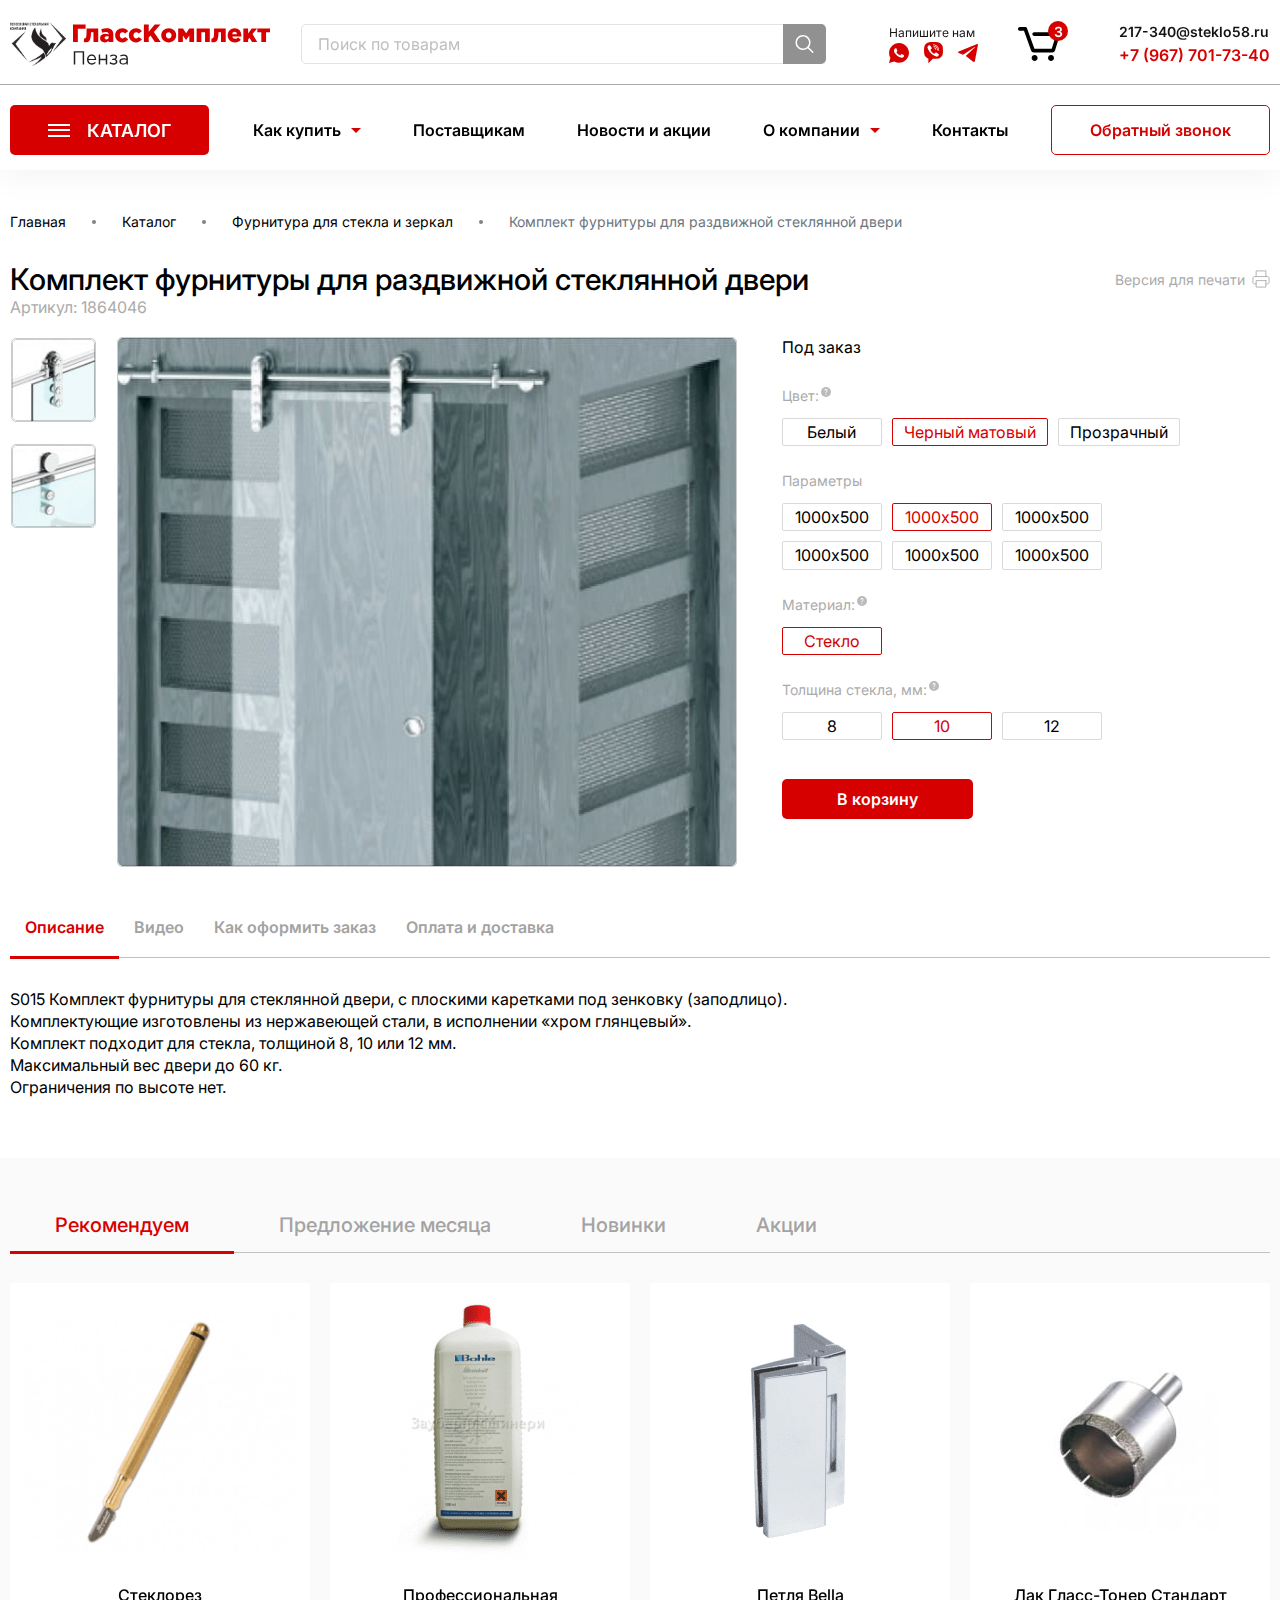
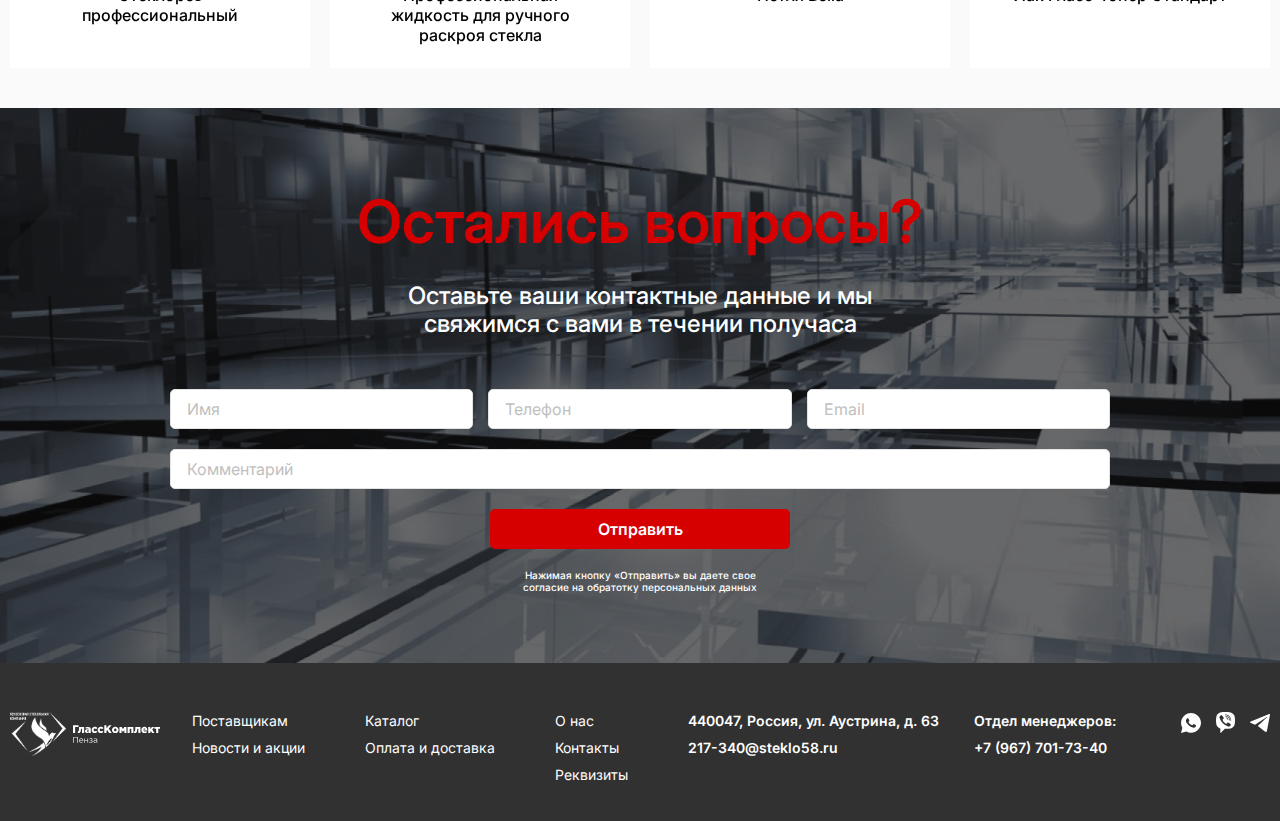
<file: product.html>
<!DOCTYPE html>
<html lang="ru">

<head>
	<meta charset="UTF-8">
	<meta http-equiv="X-UA-Compatible" content="IE=edge">
	<meta name="viewport" content="width=device-width, initial-scale=1.0">
	<title>Гласскомплект</title>

	<meta property="og:image" content="path/to/image.jpg">
	<link rel="shortcut icon" href="img/favicon/favicon.png" type="image/x-icon">

	<!-- add plugins css -->
	<link rel="stylesheet" href="css/bootstrap.min.css">
	<link rel="stylesheet" href="css/slick.css">
	<link rel="stylesheet" href="https://cdn.jsdelivr.net/npm/@fancyapps/ui@4.0/dist/fancybox.css">
	<link rel="stylesheet" href="https://cdnjs.cloudflare.com/ajax/libs/animate.css/4.1.1/animate.min.css" />
	<!-- add plugins css end -->

	<link rel="stylesheet" href="css/style.css">
	<link rel="stylesheet" href="css/header.css">
	<link rel="stylesheet" href="css/footer.css">
	<link rel="stylesheet" href="css/main.css">
	<link rel="stylesheet" href="css/media.css">
</head>

<body>

	<div class="wrapper bg-white">

		<header>
			<div class="header-top">
				<div class="container">
					<div class="row">
						<div class="col-12 d-flex align-items-center flex-wrap">


							<a href="index.html" class="logo">
								<span class="logo-icon"><img src="img/logo-icon.png" alt=""></span>
								<span class="logo-text"><img src="img/logo-text.svg" alt=""></span>
							</a>

							<form method="post" class="form-search">
								<label><input type="text" placeholder="Поиск по товарам" name="search"></label>
								<button type="submit"><svg class="svg-icon">
										<use xlink:href="img/sprite.svg#search"></use>
									</svg></button>
							</form>

							<div class="messengers-box">
								<ul class="list-messengers my-ul">
									<li><a href="#"><img src="img/whatsapp.svg" alt=""></a></li>
									<li><a href="#"><img src="img/viber.svg" alt=""></a></li>
									<li><a href="#"><img src="img/telegram.svg" alt=""></a></li>
								</ul>
								<p>Напишите нам</p>
							</div>

							<a href="basket.html" class="basket-link">
								<span class="basket-link__icon">
									<svg class="svg-icon">
										<use xlink:href="img/sprite.svg#basket"></use>
									</svg>
								</span>
								<span class="basket-link__val">3</span>
							</a>

							<div class="header-box">
								<a href="mailto:217-340@steklo58.ru" class="mail">217-340@steklo58.ru</a>
								<a href="tel:+79677017340" class="phone color-accent">+7 (967) 701-73-40</a>
							</div>

							<div class="btn-burger">
								<span></span>
								<span></span>
								<span></span>
							</div>
						</div>
					</div>
				</div>
			</div>

			<div class="header-bottom">
				<div class="header-bottom__close"></div>
				<div class="container">
					<div class="row">
						<div class="col-12 d-flex align-items-center flex-wrap">

							<a href="#" class="btn btn-accent btn-md btn-catalog">
								<span class="btn-catalog__icon">
									<span></span>
									<span></span>
									<span></span>
								</span>
								<span class="btn-catalog__text">Каталог</span>
							</a>

							<form method="post" class="form-search">
								<label><input type="text" placeholder="Поиск по товарам" name="search"></label>
								<button type="submit"><svg class="svg-icon">
										<use xlink:href="img/sprite.svg#search"></use>
									</svg></button>
							</form>

							<nav class="nav-menu">
								<ul class="menu my-ul">
									<li class="menu-item-catalog"><a href="catalog.html" class="nav-link">Каталог</a></li>
									<li class="dropdown">
										<a href="#" class="dropdown-toggle nav-link" data-bs-toggle="dropdown">Как купить</a>
										<div class="dropdown-menu">
											<a href="#" class="dropdowm-item">menu1</a>
											<a href="#" class="dropdowm-item">menu1</a>
											<a href="#" class="dropdowm-item">menu1</a>
										</div>
									</li>
									<li><a href="suppliers.html" class="nav-link">Поставщикам</a></li>
									<li><a href="news.html" class="nav-link">Новости и акции</a></li>
									<li class="dropdown">
										<a href="#" class="dropdown-toggle nav-link" data-bs-toggle="dropdown">О компании</a>
										<div class="dropdown-menu">
											<a href="#" class="dropdowm-item">menu1</a>
											<a href="#" class="dropdowm-item">menu1</a>
											<a href="#" class="dropdowm-item">menu1</a>
										</div>
									</li>
									<li><a href="contacts.html" class="nav-link">Контакты</a></li>
								</ul>
							</nav>

							<div class="messengers-box">
								<ul class="list-messengers my-ul">
									<li><a href="#"><img src="img/whatsapp.svg" alt=""></a></li>
									<li><a href="#"><img src="img/viber.svg" alt=""></a></li>
									<li><a href="#"><img src="img/telegram.svg" alt=""></a></li>
								</ul>
								<p>Напишите нам</p>
							</div>

							<div class="header-box">
								<a href="mailto:217-340@steklo58.ru" class="mail">217-340@steklo58.ru</a>
								<a href="tel:+79677017340" class="phone color-accent">+7 (967) 701-73-40</a>
							</div>


							<a href="#" class="btn btn-md btn-border-accent" data-bs-toggle="modal"
								data-bs-target="#callbackModal">Обратный звонок</a>
						</div>
					</div>
				</div>
			</div>
		</header>

		<section class="page page-product">
			<div class="container">
				<div class="row">
					<div class="col-12">
						<nav aria-label="breadcrumb" class="nav-breadcrumb">
							<ol class="breadcrumb">
								<li class="breadcrumb-item"><a href="index.html">Главная</a></li>
								<li class="breadcrumb-item"><a href="catalog.html">Каталог</a></li>
								<li class="breadcrumb-item"><a href="category.html">Фурнитура для стекла и зеркал</a></li>
								<li class="breadcrumb-item active" aria-current="page">Комплект фурнитуры для раздвижной стеклянной
									двери</li>
							</ol>
						</nav>
					</div>

				</div>

				<div class="row align-items-center mb-20">
					<div class="col-12 col-lg-9">
						<h1>Комплект фурнитуры для раздвижной стеклянной двери</h1>
					</div>

					<div class="col-12 col-lg-3">
						<a href="#" class="link-print">
							<span class="link-print__text">Версия для печати</span>
							<span class="link-print__icon"><svg class="svg-icon">
									<use xlink:href="img/sprite.svg#print"></use>
								</svg></span>
						</a>
					</div>

					<div class="col-12">
						<div class="article-product">Артикул: 1864046</div>
					</div>
				</div>

				<div class="row mb-50">
					<div class="col-12 col-lg-6 order-lg-1">
						<div class="product-slider">
							<div class="slide">
								<a href="img/product-max.jpg" class="product-slider__item" data-fancybox="product"><img
										src="img/product-max.jpg" alt=""></a>
							</div>
							<div class="slide">
								<a href="img/product-max.jpg" class="product-slider__item" data-fancybox="product"><img
										src="img/product-max.jpg" alt=""></a>
							</div>
						</div>
					</div>

					<div class="col-12 col-lg-1">
						<div class="product-slider-preview">
							<div class="slide">
								<div class="product-slider-preview__item"><img src="img/preview1.jpg" alt=""></div>
							</div>
							<div class="slide">
								<div class="product-slider-preview__item"><img src="img/preview2.jpg" alt=""></div>
							</div>
						</div>
					</div>

					<div class="col-12 col-lg-5 order-lg-2">
						<div class="product-info">
							<div class="availability">Под заказ</div>

							<form method="post" class="form-order">
								<div class="form-order-box">
									<div class="form-order-box__title">
										<p>Цвет:</p>
										<div class="tooltip-wrapper">
											<div class="tooltip-btn"><svg class="svg-icon">
													<use xlink:href="img/sprite.svg#question"></use>
												</svg></div>
											<div class="tooltip-box">
												<p>Грузы через ТК «ПЭК» и ТК «КИТ» отправляются только по четвергам</p>
											</div>
										</div>
									</div>
									<div class="form-order-box__body">
										<ul class="list-radio my-ul">
											<li>
												<label class="label-radio label-radio-product">
													<input type="radio" name="radio1" class="inp-radio">
													<span class="radio-text">Белый</span>
												</label>
											</li>
											<li>
												<label class="label-radio label-radio-product">
													<input type="radio" name="radio1" class="inp-radio" checked>
													<span class="radio-text">Черный матовый</span>
												</label>
											</li>
											<li>
												<label class="label-radio label-radio-product">
													<input type="radio" name="radio1" class="inp-radio">
													<span class="radio-text">Прозрачный</span>
												</label>
											</li>
										</ul>
									</div>
								</div>

								<div class="form-order-box">
									<div class="form-order-box__title">
										<p>Параметры</p>
									</div>
									<div class="form-order-box__body">
										<ul class="list-radio my-ul">
											<li>
												<label class="label-radio label-radio-product">
													<input type="radio" name="radio2" class="inp-radio">
													<span class="radio-text">1000х500</span>
												</label>
											</li>
											<li>
												<label class="label-radio label-radio-product">
													<input type="radio" name="radio2" class="inp-radio" checked>
													<span class="radio-text">1000х500</span>
												</label>
											</li>
											<li>
												<label class="label-radio label-radio-product">
													<input type="radio" name="radio2" class="inp-radio">
													<span class="radio-text">1000х500</span>
												</label>
											</li>
											<li>
												<label class="label-radio label-radio-product">
													<input type="radio" name="radio2" class="inp-radio">
													<span class="radio-text">1000х500</span>
												</label>
											</li>
											<li>
												<label class="label-radio label-radio-product">
													<input type="radio" name="radio2" class="inp-radio">
													<span class="radio-text">1000х500</span>
												</label>
											</li>
											<li>
												<label class="label-radio label-radio-product">
													<input type="radio" name="radio2" class="inp-radio">
													<span class="radio-text">1000х500</span>
												</label>
											</li>
										</ul>
									</div>
								</div>

								<div class="form-order-box">
									<div class="form-order-box__title">
										<p>Материал:</p>
										<div class="tooltip-wrapper">
											<div class="tooltip-btn"><svg class="svg-icon">
													<use xlink:href="img/sprite.svg#question"></use>
												</svg></div>
											<div class="tooltip-box">
												<p>Грузы через ТК «ПЭК» и ТК «КИТ» отправляются только по четвергам</p>
											</div>
										</div>
									</div>
									<div class="form-order-box__body">
										<ul class="list-radio my-ul">
											<li>
												<label class="label-radio label-radio-product">
													<input type="radio" name="radio13 class=" inp-radio" checked>
													<span class="radio-text">Стекло</span>
												</label>
											</li>
										</ul>
									</div>
								</div>

								<div class="form-order-box">
									<div class="form-order-box__title">
										<p>Толщина стекла, мм:</p>
										<div class="tooltip-wrapper">
											<div class="tooltip-btn"><svg class="svg-icon">
													<use xlink:href="img/sprite.svg#question"></use>
												</svg></div>
											<div class="tooltip-box">
												<p>Грузы через ТК «ПЭК» и ТК «КИТ» отправляются только по четвергам</p>
											</div>
										</div>
									</div>
									<div class="form-order-box__body">
										<ul class="list-radio my-ul">
											<li>
												<label class="label-radio label-radio-product">
													<input type="radio" name="radio4" class="inp-radio">
													<span class="radio-text">8</span>
												</label>
											</li>
											<li>
												<label class="label-radio label-radio-product">
													<input type="radio" name="radio4" class="inp-radio" checked>
													<span class="radio-text">10</span>
												</label>
											</li>
											<li>
												<label class="label-radio label-radio-product">
													<input type="radio" name="radio4" class="inp-radio">
													<span class="radio-text">12</span>
												</label>
											</li>
										</ul>
									</div>
								</div>

								<button type="submit" class="btn btn-accent">В корзину</button>
								<!-- <button type="submit" class="btn btn-accent btn-border-green">В корзине</button> 
								добавляем класс btn-border-green и меняем текст
								-->
							</form>
						</div>
					</div>
				</div>

				<div class="row">
					<div class="col-12">
						<ul class="nav nav-tabs nav-tabs-contacts nav-tabs-product" role="tablist">
							<li class="nav-item" role="presentation">
								<button class="nav-link active" id="nav-tab1" data-bs-toggle="tab" data-bs-target="#tab1" type="button"
									role="tab" aria-controls="tab1" aria-selected="true">Описание</button>
							</li>
							<li class="nav-item" role="presentation">
								<button class="nav-link" id="nav-tab2" data-bs-toggle="tab" data-bs-target="#tab2" type="button"
									role="tab" aria-controls="tab2" aria-selected="false">Видео</button>
							</li>
							<li class="nav-item" role="presentation">
								<button class="nav-link" id="nav-tab3" data-bs-toggle="tab" data-bs-target="#tab3" type="button"
									role="tab" aria-controls="tab3" aria-selected="false">Как оформить заказ</button>
							</li>
							<li class="nav-item" role="presentation">
								<button class="nav-link" id="nav-tab4" data-bs-toggle="tab" data-bs-target="#tab4" type="button"
									role="tab" aria-controls="tab4" aria-selected="false">Оплата и доставка</button>
							</li>
						</ul>

						<div class="tab-content tab-content-contacts">
							<div class="tab-pane fade show active" id="tab1" role="tabpanel" aria-labelledby="nav-tab1">
								<div class="box-text">
									<ul class="my-ul">
										<li>S015 Комплект фурнитуры для стеклянной двери, с плоскими каретками под зенковку (заподлицо).
										</li>
										<li>Комплектующие изготовлены из нержавеющей стали, в исполнении «хром глянцевый».</li>
										<li>Комплект подходит для стекла, толщиной 8, 10 или 12 мм.</li>
										<li>Максимальный вес двери до 60 кг.</li>
										<li>Ограничения по высоте нет.</li>
									</ul>
								</div>
							</div>

							<div class="tab-pane fade" id="tab2" role="tabpanel" aria-labelledby="nav-tab2">
								<div class="row">
									<div class="col-12 col-sm-6 col-md-4 mb-20">
										<div class="video-box">
											<iframe src="https://www.youtube.com/embed/njX2bu-_Vw4" title="YouTube video player"
												frameborder="0"
												allow="accelerometer; autoplay; clipboard-write; encrypted-media; gyroscope; picture-in-picture; web-share"
												allowfullscreen></iframe>
										</div>
									</div>
									<div class="col-12 col-sm-6 col-md-4 mb-20">
										<div class="video-box">
											<iframe src="https://www.youtube.com/embed/njX2bu-_Vw4" title="YouTube video player"
												frameborder="0"
												allow="accelerometer; autoplay; clipboard-write; encrypted-media; gyroscope; picture-in-picture; web-share"
												allowfullscreen></iframe>
										</div>
									</div>
									<div class="col-12 col-sm-6 col-md-4 mb-20">
										<div class="video-box">
											<iframe src="https://www.youtube.com/embed/njX2bu-_Vw4" title="YouTube video player"
												frameborder="0"
												allow="accelerometer; autoplay; clipboard-write; encrypted-media; gyroscope; picture-in-picture; web-share"
												allowfullscreen></iframe>
										</div>
									</div>
								</div>
							</div>

							<div class="tab-pane fade" id="tab3" role="tabpanel" aria-labelledby="nav-tab3">
								<div class="box-text">
									<p>Lorem ipsum dolor sit amet consectetur adipisicing elit. Earum quia dolorum quam incidunt explicabo
										facere possimus perferendis odio consectetur officia nihil sequi mollitia, amet velit veniam dolor
										quo soluta vero!</p>
								</div>
							</div>
							<div class="tab-pane fade" id="tab4" role="tabpanel" aria-labelledby="nav-tab4">
								<div class="box-text">
									<p>Lorem ipsum dolor sit amet consectetur adipisicing elit. Earum quia dolorum quam incidunt explicabo
										facere possimus
										perferendis odio consectetur officia nihil sequi mollitia, amet velit veniam dolor quo soluta vero!
									</p>
								</div>
							</div>
						</div>
					</div>
				</div>

			</div>

		</section>


		<div class="recommended-product recommended-product-v2">
			<div class="container">
				<div class="row">
					<div class="col-12">
						<ul class="nav nav-tabs nav-tabs-contacts" role="tablist">
							<li class="nav-item" role="presentation">
								<button class="nav-link active" id="nav-tab1" data-bs-toggle="tab" data-bs-target="#tab1" type="button"
									role="tab" aria-controls="tab1" aria-selected="true">
									Рекомендуем</button>
							</li>
							<li class="nav-item" role="presentation">
								<button class="nav-link" id="nav-tab2" data-bs-toggle="tab" data-bs-target="#tab2" type="button"
									role="tab" aria-controls="tab2" aria-selected="false">Предложение месяца</button>
							</li>
							<li class="nav-item" role="presentation">
								<button class="nav-link" id="nav-tab3" data-bs-toggle="tab" data-bs-target="#tab3" type="button"
									role="tab" aria-controls="tab3" aria-selected="false">Новинки</button>
							</li>
							<li class="nav-item" role="presentation">
								<button class="nav-link" id="nav-tab4" data-bs-toggle="tab" data-bs-target="#tab4" type="button"
									role="tab" aria-controls="tab4" aria-selected="false">Акции</button>
							</li>
						</ul>
					</div>

					<div class="col-12">
						<div class="tab-content tab-content-contacts">
							<div class="tab-pane fade show active" id="tab1" role="tabpanel" aria-labelledby="nav-tab1">
								<div class="recommended-product-slider">
									<div class="slide">
										<a href="product.html" class="product-card-recommended">
											<span class="product-card__img"><img src="img/product13.png" alt=""></span>
											<span class="product-card__title">Стеклорез профессиональный</span>
										</a>
									</div>
									<div class="slide">
										<a href="product.html" class="product-card-recommended">
											<span class="product-card__img"><img src="img/product14.png" alt=""></span>
											<span class="product-card__title">Профессиональная жидкость для ручного раскроя стекла</span>
										</a>
									</div>
									<div class="slide">
										<a href="product.html" class="product-card-recommended">
											<span class="product-card__img"><img src="img/product15.png" alt=""></span>
											<span class="product-card__title">Петля Bella</span>
										</a>
									</div>
									<div class="slide">
										<a href="product.html" class="product-card-recommended">
											<span class="product-card__img"><img src="img/product10.jpg" alt=""></span>
											<span class="product-card__title">Лак Гласс-Тонер Стандарт</span>
										</a>
									</div>
									<div class="slide">
										<a href="product.html" class="product-card-recommended">
											<span class="product-card__img"><img src="img/product13.png" alt=""></span>
											<span class="product-card__title">Стеклорез профессиональный</span>
										</a>
									</div>
								</div>
							</div>

							<div class="tab-pane fade" id="tab2" role="tabpanel" aria-labelledby="nav-tab2">
								<div class="recommended-product-slider">
									<div class="slide">
										<a href="product.html" class="product-card-recommended">
											<span class="product-card__img"><img src="img/product13.png" alt=""></span>
											<span class="product-card__title">Стеклорез профессиональный</span>
										</a>
									</div>
									<div class="slide">
										<a href="product.html" class="product-card-recommended">
											<span class="product-card__img"><img src="img/product14.png" alt=""></span>
											<span class="product-card__title">Профессиональная жидкость для ручного раскроя стекла</span>
										</a>
									</div>
									<div class="slide">
										<a href="product.html" class="product-card-recommended">
											<span class="product-card__img"><img src="img/product15.png" alt=""></span>
											<span class="product-card__title">Петля Bella</span>
										</a>
									</div>
									<div class="slide">
										<a href="product.html" class="product-card-recommended">
											<span class="product-card__img"><img src="img/product10.jpg" alt=""></span>
											<span class="product-card__title">Лак Гласс-Тонер Стандарт</span>
										</a>
									</div>
									<div class="slide">
										<a href="product.html" class="product-card-recommended">
											<span class="product-card__img"><img src="img/product13.png" alt=""></span>
											<span class="product-card__title">Стеклорез профессиональный</span>
										</a>
									</div>
								</div>
							</div>

							<div class="tab-pane fade" id="tab3" role="tabpanel" aria-labelledby="nav-tab3">
								<div class="recommended-product-slider">
									<div class="slide">
										<a href="product.html" class="product-card-recommended">
											<span class="product-card__img"><img src="img/product13.png" alt=""></span>
											<span class="product-card__title">Стеклорез профессиональный</span>
										</a>
									</div>
									<div class="slide">
										<a href="product.html" class="product-card-recommended">
											<span class="product-card__img"><img src="img/product14.png" alt=""></span>
											<span class="product-card__title">Профессиональная жидкость для ручного раскроя стекла</span>
										</a>
									</div>
									<div class="slide">
										<a href="product.html" class="product-card-recommended">
											<span class="product-card__img"><img src="img/product15.png" alt=""></span>
											<span class="product-card__title">Петля Bella</span>
										</a>
									</div>
									<div class="slide">
										<a href="product.html" class="product-card-recommended">
											<span class="product-card__img"><img src="img/product10.jpg" alt=""></span>
											<span class="product-card__title">Лак Гласс-Тонер Стандарт</span>
										</a>
									</div>
									<div class="slide">
										<a href="product.html" class="product-card-recommended">
											<span class="product-card__img"><img src="img/product13.png" alt=""></span>
											<span class="product-card__title">Стеклорез профессиональный</span>
										</a>
									</div>
								</div>
							</div>

							<div class="tab-pane fade" id="tab4" role="tabpanel" aria-labelledby="nav-tab4">
								<div class="recommended-product-slider">
									<div class="slide">
										<a href="product.html" class="product-card-recommended">
											<span class="product-card__img"><img src="img/product13.png" alt=""></span>
											<span class="product-card__title">Стеклорез профессиональный</span>
										</a>
									</div>
									<div class="slide">
										<a href="product.html" class="product-card-recommended">
											<span class="product-card__img"><img src="img/product14.png" alt=""></span>
											<span class="product-card__title">Профессиональная жидкость для ручного раскроя стекла</span>
										</a>
									</div>
									<div class="slide">
										<a href="product.html" class="product-card-recommended">
											<span class="product-card__img"><img src="img/product15.png" alt=""></span>
											<span class="product-card__title">Петля Bella</span>
										</a>
									</div>
									<div class="slide">
										<a href="product.html" class="product-card-recommended">
											<span class="product-card__img"><img src="img/product10.jpg" alt=""></span>
											<span class="product-card__title">Лак Гласс-Тонер Стандарт</span>
										</a>
									</div>
									<div class="slide">
										<a href="product.html" class="product-card-recommended">
											<span class="product-card__img"><img src="img/product13.png" alt=""></span>
											<span class="product-card__title">Стеклорез профессиональный</span>
										</a>
									</div>
								</div>
							</div>
						</div>
					</div>
				</div>
			</div>
		</div>

		<section class="callback">
			<div class="container">
				<div class="row">
					<div class="col-12 text-center">
						<h2>Остались вопросы?</h2>
						<div class="box-text">
							<p>Оставьте ваши контактные данные и мы свяжимся с вами в течении получаса</p>
						</div>
					</div>

					<div class="col-12">
						<form method="post" class="form-callback">
							<label>
								<input type="text" placeholder="Имя" name="name">
							</label>
							<label>
								<input type="text" placeholder="Телефон" name="phone" required>
							</label>
							<label>
								<input type="text" placeholder="Email" name="mail">
							</label>
							<label class="w100">
								<input type="text" placeholder="Комментарий" name="comment">
							</label>

							<div class="w100">
								<button type="submit" class="btn btn-accent">Отправить</button>
							</div>
							<div class="consent">Нажимая кнопку «Отправить» вы даете свое согласие на обратотку персональных данных
							</div>
						</form>
					</div>
				</div>
			</div>
		</section>

		<footer>
			<div class="container">
				<div class="row">
					<div class="col-12 d-flex flex-wrap align-items-start">
					<a href="index.html" class="logo">
						<span class="logo-icon"><img src="img/logo-icon.png" alt=""></span>
						<span class="logo-text"><img src="img/logo-text.svg" alt=""></span>
					</a>

						<ul class="footer-menu my-ul">
							<li><a href="suppliers.html">Поставщикам</a></li>
							<li><a href="news.html">Новости и акции</a></li>
						</ul>
						<ul class="footer-menu my-ul">
							<li><a href="catalog.html">Каталог</a></li>
							<li><a href="delivery.html">Оплата и доставка</a></li>
						</ul>
						<ul class="footer-menu my-ul">
							<li><a href="about.html">О нас</a></li>
							<li><a href="contacts.html">Контакты</a></li>
							<li><a href="#">Реквизиты</a></li>
						</ul>

						<div class="footer-box">
							<div class="address">440047, Россия, ул. Аустрина, д. 63</div>
							<a href="mailto:217-340@steklo58.ru">217-340@steklo58.ru</a>
						</div>

						<div class="footer-box">
							<p>Отдел менеджеров:</p>
							<a href="tel:+79677017340">+7 (967) 701-73-40</a>
						</div>

						<ul class="list-messengers my-ul">
							<li><a href="#"><img src="img/whatsapp.svg" alt=""></a></li>
							<li><a href="#"><img src="img/viber.svg" alt=""></a></li>
							<li><a href="#"><img src="img/telegram.svg" alt=""></a></li>
						</ul>
					</div>
				</div>
			</div>
		</footer>

	</div>

	<!-- Modal -->
	<div class="modal fade" id="reviewsModal" tabindex="-1" aria-labelledby="reviewsModalLabel" aria-hidden="true">
		<div class="modal-dialog modal-dialog-centered">
			<div class="modal-content">
				<div class="modal-header">
					<h5 class="modal-title">Оставить отзыв</h5>
					<button type="button" class="btn-close" data-bs-dismiss="modal" aria-label="Close"><svg class="svg-icon">
							<use xlink:href="img/sprite.svg#close"></use>
						</svg></button>
				</div>
				<div class="modal-body">
					<div class="box-text">
						<p>Пожалуйста, поделитесь своими впечатлениями о компании или преобретенной продукции.</p>
					</div>

					<form method="post" class="form-callback">
						<label>
							<input type="text" placeholder="Имя" name="name">
						</label>
						<label>
							<input type="text" placeholder="Должность" name="position">
						</label>
						<label>
							<input type="text" placeholder="Название компании" name="name_company">
						</label>
						<label class="w100">
							<textarea name="message" placeholder="Отзыв"></textarea>
						</label>

						<button type="submit" class="btn btn-accent">Отправить</button>
						<div class="consent">Нажимая кнопку «Отправить» вы даете свое согласие на обратотку персональных данных
						</div>
					</form>
				</div>

			</div>
		</div>
	</div>

	<div class="modal fade" id="callbackModal" tabindex="-1" aria-labelledby="callbackModalLabel" aria-hidden="true">
		<div class="modal-dialog modal-dialog-centered">
			<div class="modal-content">
				<div class="modal-header">
					<h5 class="modal-title">Обратный звонок</h5>
					<button type="button" class="btn-close" data-bs-dismiss="modal" aria-label="Close"><svg class="svg-icon">
							<use xlink:href="img/sprite.svg#close"></use>
						</svg></button>
				</div>
				<div class="modal-body">
					<div class="box-text text-center theme-appeals">
						<p>Выберите тему обращения:</p>
					</div>

					<form method="post" class="form-callback">
						<div class="form-group">
							<label class="label-radio">
								<input type="radio" class="inp-radio" name="radio" checked>
								<span class="radio-custom"></span>
								<span class="radio-text">Продукция</span>
							</label>
							<label class="label-radio">
								<input type="radio" class="inp-radio" name="radio">
								<span class="radio-custom"></span>
								<span class="radio-text">Сотрудничество</span>
							</label>
						</div>

						<label>
							<input type="text" placeholder="Имя" name="name">
						</label>
						<label>
							<input type="text" placeholder="Телефон" name="phone" required>
						</label>
						<button type="submit" class="btn btn-accent">Отправить</button>
						<div class="consent">Нажимая кнопку «Отправить» вы даете свое согласие на обратотку персональных данных
						</div>
					</form>
				</div>

			</div>
		</div>
	</div>

	<!-- add plugins js-->
	<script src="js/jquery.min.js"></script>
	<script src="js/bootstrap.bundle.min.js"></script>
	<script src="js/slick.min.js"></script>
	<script src="js/jquery.maskedinput.min.js"></script>
	<script src="https://cdn.jsdelivr.net/npm/@fancyapps/ui@4.0/dist/fancybox.umd.js"></script>
	<script src="https://cdnjs.cloudflare.com/ajax/libs/wow/1.1.2/wow.min.js"></script>
	<!-- add plugins js end-->

	<script src="js/common.js"></script>

</body>

</html>
</file>
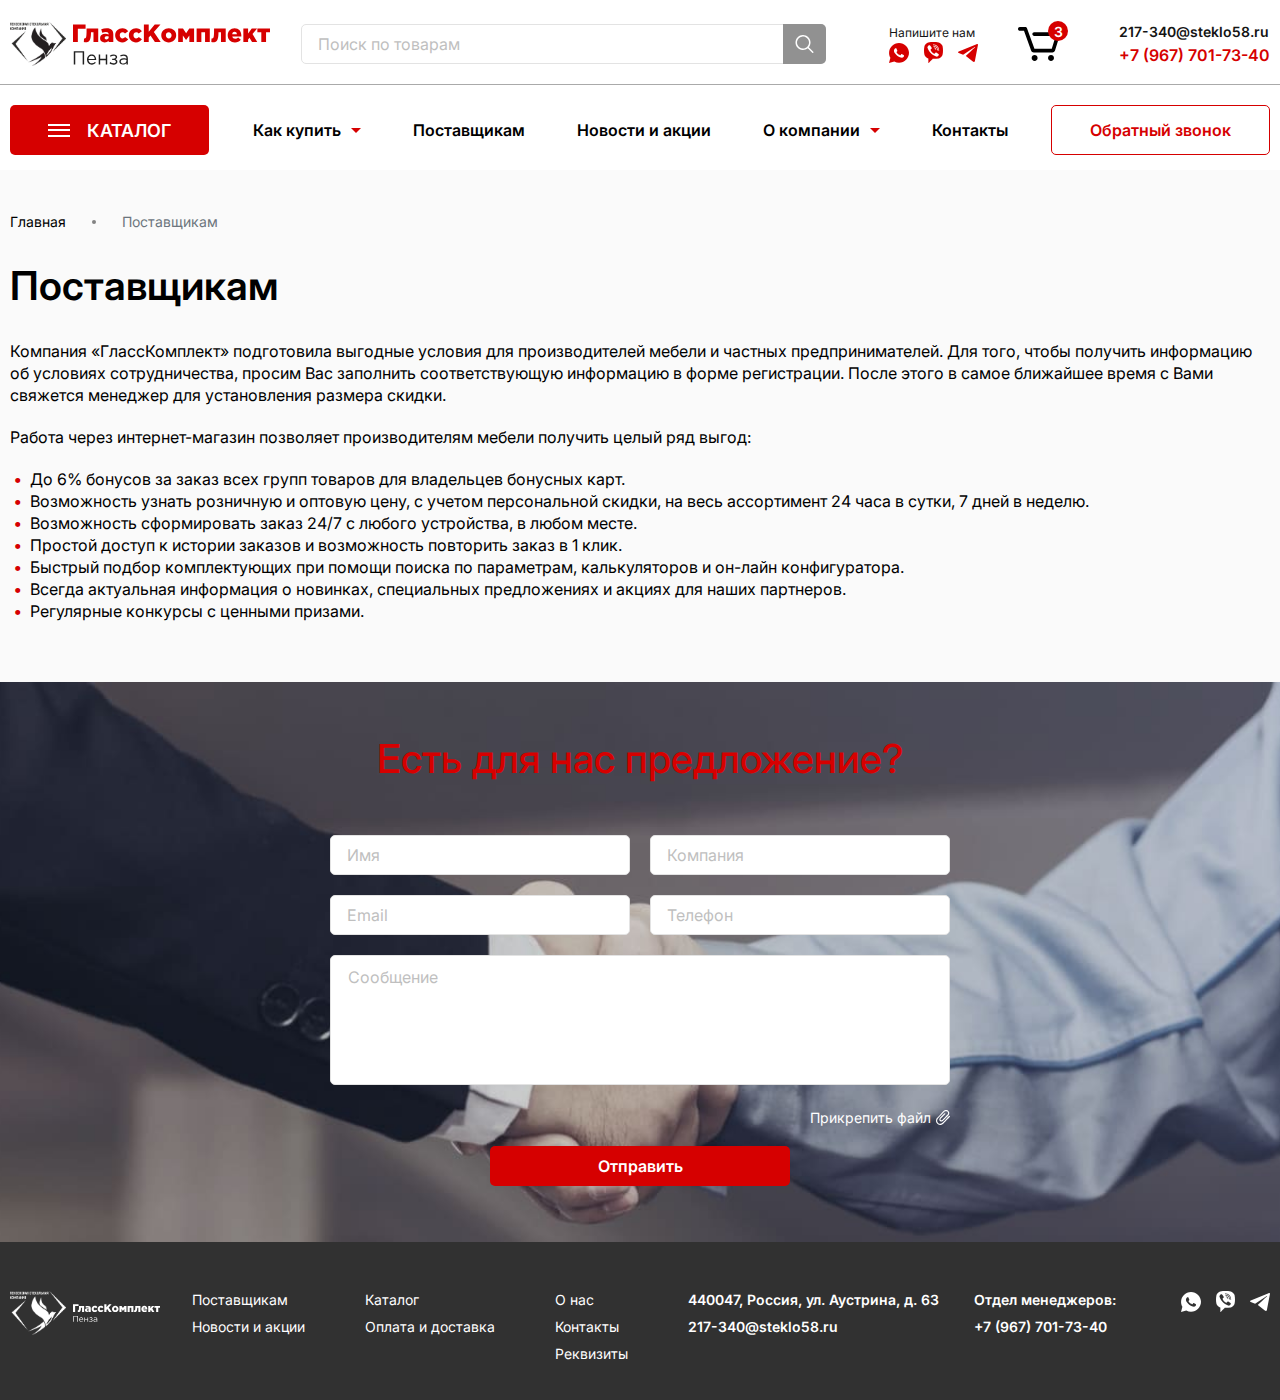
<file: suppliers.html>
<!DOCTYPE html>
<html lang="ru">

<head>
	<meta charset="UTF-8">
	<meta http-equiv="X-UA-Compatible" content="IE=edge">
	<meta name="viewport" content="width=device-width, initial-scale=1.0">
	<title>Гласскомплект</title>

	<meta property="og:image" content="path/to/image.jpg">
	<link rel="shortcut icon" href="img/favicon/favicon.png" type="image/x-icon">

	<!-- add plugins css -->
	<link rel="stylesheet" href="css/bootstrap.min.css">
	<link rel="stylesheet" href="css/slick.css">
	<link rel="stylesheet" href="https://cdn.jsdelivr.net/npm/@fancyapps/ui@4.0/dist/fancybox.css">
	<link rel="stylesheet" href="https://cdnjs.cloudflare.com/ajax/libs/animate.css/4.1.1/animate.min.css" />
	<!-- add plugins css end -->

	<link rel="stylesheet" href="css/style.css">
	<link rel="stylesheet" href="css/header.css">
	<link rel="stylesheet" href="css/footer.css">
	<link rel="stylesheet" href="css/main.css">
	<link rel="stylesheet" href="css/media.css">
</head>

<body>

	<div class="wrapper">

		<header>
			<div class="header-top">
				<div class="container">
					<div class="row">
						<div class="col-12 d-flex align-items-center flex-wrap">


							<a href="index.html" class="logo">
								<span class="logo-icon"><img src="img/logo-icon.png" alt=""></span>
								<span class="logo-text"><img src="img/logo-text.svg" alt=""></span>
							</a>

							<form method="post" class="form-search">
								<label><input type="text" placeholder="Поиск по товарам" name="search"></label>
								<button type="submit"><svg class="svg-icon">
										<use xlink:href="img/sprite.svg#search"></use>
									</svg></button>
							</form>

							<div class="messengers-box">
								<ul class="list-messengers my-ul">
									<li><a href="#"><img src="img/whatsapp.svg" alt=""></a></li>
									<li><a href="#"><img src="img/viber.svg" alt=""></a></li>
									<li><a href="#"><img src="img/telegram.svg" alt=""></a></li>
								</ul>
								<p>Напишите нам</p>
							</div>

							<a href="basket.html" class="basket-link">
								<span class="basket-link__icon">
									<svg class="svg-icon">
										<use xlink:href="img/sprite.svg#basket"></use>
									</svg>
								</span>
								<span class="basket-link__val">3</span>
							</a>

							<div class="header-box">
								<a href="mailto:217-340@steklo58.ru" class="mail">217-340@steklo58.ru</a>
								<a href="tel:+79677017340" class="phone color-accent">+7 (967) 701-73-40</a>
							</div>

							<div class="btn-burger">
								<span></span>
								<span></span>
								<span></span>
							</div>
						</div>
					</div>
				</div>
			</div>

			<div class="header-bottom">
				<div class="header-bottom__close"></div>
				<div class="container">
					<div class="row">
						<div class="col-12 d-flex align-items-center flex-wrap">

							<a href="#" class="btn btn-accent btn-md btn-catalog">
								<span class="btn-catalog__icon">
									<span></span>
									<span></span>
									<span></span>
								</span>
								<span class="btn-catalog__text">Каталог</span>
							</a>

							<form method="post" class="form-search">
								<label><input type="text" placeholder="Поиск по товарам" name="search"></label>
								<button type="submit"><svg class="svg-icon">
										<use xlink:href="img/sprite.svg#search"></use>
									</svg></button>
							</form>

							<nav class="nav-menu">
								<ul class="menu my-ul">
									<li class="menu-item-catalog"><a href="catalog.html" class="nav-link">Каталог</a></li>
									<li class="dropdown">
										<a href="#" class="dropdown-toggle nav-link" data-bs-toggle="dropdown">Как купить</a>
										<div class="dropdown-menu">
											<a href="#" class="dropdowm-item">menu1</a>
											<a href="#" class="dropdowm-item">menu1</a>
											<a href="#" class="dropdowm-item">menu1</a>
										</div>
									</li>
									<li><a href="suppliers.html" class="nav-link">Поставщикам</a></li>
									<li><a href="news.html" class="nav-link">Новости и акции</a></li>
									<li class="dropdown">
										<a href="#" class="dropdown-toggle nav-link" data-bs-toggle="dropdown">О компании</a>
										<div class="dropdown-menu">
											<a href="#" class="dropdowm-item">menu1</a>
											<a href="#" class="dropdowm-item">menu1</a>
											<a href="#" class="dropdowm-item">menu1</a>
										</div>
									</li>
									<li><a href="contacts.html" class="nav-link">Контакты</a></li>
								</ul>
							</nav>

							<div class="messengers-box">
								<ul class="list-messengers my-ul">
									<li><a href="#"><img src="img/whatsapp.svg" alt=""></a></li>
									<li><a href="#"><img src="img/viber.svg" alt=""></a></li>
									<li><a href="#"><img src="img/telegram.svg" alt=""></a></li>
								</ul>
								<p>Напишите нам</p>
							</div>

							<div class="header-box">
								<a href="mailto:217-340@steklo58.ru" class="mail">217-340@steklo58.ru</a>
								<a href="tel:+79677017340" class="phone color-accent">+7 (967) 701-73-40</a>
							</div>


							<a href="#" class="btn btn-md btn-border-accent" data-bs-toggle="modal"
								data-bs-target="#callbackModal">Обратный звонок</a>
						</div>
					</div>
				</div>
			</div>
		</header>

		<section class="page page-suppliers">
			<div class="container">
				<div class="row">
					<div class="col-12">
						<nav aria-label="breadcrumb" class="nav-breadcrumb">
							<ol class="breadcrumb">
								<li class="breadcrumb-item"><a href="index.html">Главная</a></li>
								<li class="breadcrumb-item active" aria-current="page">Поставщикам</li>
							</ol>
						</nav>
					</div>
					<div class="col-12">
						<h1>Поставщикам</h1>
					</div>

					<div class="col-12">
						<div class="box-text">
							<p>Компания «ГлассКомплект» подготовила выгодные условия для производителей мебели и частных
								предпринимателей. Для того,
								чтобы получить информацию об условиях сотрудничества, просим Вас заполнить соответствующую информацию в
								форме
								регистрации. После этого в самое ближайшее время с Вами свяжется менеджер для установления размера
								скидки.</p>

							<p>Работа через интернет-магазин позволяет производителям мебели получить целый ряд выгод:</p>
							<ul class="my-ul list-dots-my">
								<li>До 6% бонусов за заказ всех групп товаров для владельцев бонусных карт.</li>
								<li>Возможность узнать розничную и оптовую цену, с учетом персональной скидки, на весь ассортимент 24
									часа в
									сутки, 7 дней в
									неделю.</li>
								<li>Возможность сформировать заказ 24/7 с любого устройства, в любом месте.</li>
								<li>Простой доступ к истории заказов и возможность повторить заказ в 1 клик.</li>
								<li>Быстрый подбор комплектующих при помощи поиска по параметрам, калькуляторов и он-лайн конфигуратора.
								</li>
								<li>Всегда актуальная информация о новинках, специальных предложениях и акциях для наших партнеров.</li>
								<li>Регулярные конкурсы с ценными призами.</li>
							</ul>
						</div>
					</div>
				</div>
			</div>
		</section>

		<section class="callback callback-v2">
			<div class="container">
				<div class="row">
					<div class="col-12 text-center">
						<h2>Есть для нас предложение?</h2>
					</div>

					<div class="col-12">
						<form method="post" class="form-callback">
							<label class="w50">
								<input type="text" placeholder="Имя" name="name">
							</label>
							<label class="w50">
								<input type="text" placeholder="Компания" name="company" required>
							</label>
							<label class="w50">
								<input type="text" placeholder="Email" name="mail">
							</label>
							<label class="w50">
								<input type="text" placeholder="Телефон" name="phone" required>
							</label>
							
							<label class="w100">
								<textarea name="message" placeholder="Сообщение"></textarea>
							</label>

							<div class="w100">
								<label class="label-file">
									<input type="file" name="file">
									<span class="label-file__text">Прикрепить файл</span>
									<span class="label-file__icon"><svg class="svg-icon">
										<use xlink:href="img/sprite.svg#file"></use>
									</svg></span>
								</label>
							</div>

							<div class="w100">
								<button type="submit" class="btn btn-accent">Отправить</button>
							</div>
						
						</form>
					</div>
				</div>
			</div>
		</section>

		<footer>
			<div class="container">
				<div class="row">
					<div class="col-12 d-flex flex-wrap align-items-start">
						<a href="index.html" class="logo">
							<span class="logo-icon"><img src="img/logo-icon.png" alt=""></span>
							<span class="logo-text"><img src="img/logo-text.svg" alt=""></span>
						</a>

						<ul class="footer-menu my-ul">
							<li><a href="suppliers.html">Поставщикам</a></li>
							<li><a href="news.html">Новости и акции</a></li>
						</ul>
						<ul class="footer-menu my-ul">
							<li><a href="catalog.html">Каталог</a></li>
							<li><a href="delivery.html">Оплата и доставка</a></li>
						</ul>
						<ul class="footer-menu my-ul">
							<li><a href="about.html">О нас</a></li>
							<li><a href="contacts.html">Контакты</a></li>
							<li><a href="#">Реквизиты</a></li>
						</ul>

						<div class="footer-box">
							<div class="address">440047, Россия, ул. Аустрина, д. 63</div>
							<a href="mailto:217-340@steklo58.ru">217-340@steklo58.ru</a>
						</div>

						<div class="footer-box">
							<p>Отдел менеджеров:</p>
							<a href="tel:+79677017340">+7 (967) 701-73-40</a>
						</div>

						<ul class="list-messengers my-ul">
							<li><a href="#"><img src="img/whatsapp.svg" alt=""></a></li>
							<li><a href="#"><img src="img/viber.svg" alt=""></a></li>
							<li><a href="#"><img src="img/telegram.svg" alt=""></a></li>
						</ul>
					</div>
				</div>
			</div>
		</footer>

	</div>

	<!-- Modal -->
	<div class="modal fade" id="reviewsModal" tabindex="-1" aria-labelledby="reviewsModalLabel" aria-hidden="true">
		<div class="modal-dialog modal-dialog-centered">
			<div class="modal-content">
				<div class="modal-header">
					<h5 class="modal-title">Оставить отзыв</h5>
					<button type="button" class="btn-close" data-bs-dismiss="modal" aria-label="Close"><svg class="svg-icon">
							<use xlink:href="img/sprite.svg#close"></use>
						</svg></button>
				</div>
				<div class="modal-body">
					<div class="box-text">
						<p>Пожалуйста, поделитесь своими впечатлениями о компании или преобретенной продукции.</p>
					</div>

					<form method="post" class="form-callback">
						<label>
							<input type="text" placeholder="Имя" name="name">
						</label>
						<label>
							<input type="text" placeholder="Должность" name="position">
						</label>
						<label>
							<input type="text" placeholder="Название компании" name="name_company">
						</label>
						<label class="w100">
							<textarea name="message" placeholder="Отзыв"></textarea>
						</label>

						<button type="submit" class="btn btn-accent">Отправить</button>
						<div class="consent">Нажимая кнопку «Отправить» вы даете свое согласие на обратотку персональных данных
						</div>
					</form>
				</div>

			</div>
		</div>
	</div>

	<div class="modal fade" id="callbackModal" tabindex="-1" aria-labelledby="callbackModalLabel" aria-hidden="true">
		<div class="modal-dialog modal-dialog-centered">
			<div class="modal-content">
				<div class="modal-header">
					<h5 class="modal-title">Обратный звонок</h5>
					<button type="button" class="btn-close" data-bs-dismiss="modal" aria-label="Close"><svg class="svg-icon">
							<use xlink:href="img/sprite.svg#close"></use>
						</svg></button>
				</div>
				<div class="modal-body">
					<div class="box-text text-center theme-appeals">
						<p>Выберите тему обращения:</p>
					</div>

					<form method="post" class="form-callback">
						<div class="form-group">
							<label class="label-radio">
								<input type="radio" class="inp-radio" name="radio" checked>
								<span class="radio-custom"></span>
								<span class="radio-text">Продукция</span>
							</label>
							<label class="label-radio">
								<input type="radio" class="inp-radio" name="radio">
								<span class="radio-custom"></span>
								<span class="radio-text">Сотрудничество</span>
							</label>
						</div>

						<label>
							<input type="text" placeholder="Имя" name="name">
						</label>
						<label>
							<input type="text" placeholder="Телефон" name="phone" required>
						</label>
						<button type="submit" class="btn btn-accent">Отправить</button>
						<div class="consent">Нажимая кнопку «Отправить» вы даете свое согласие на обратотку персональных данных
						</div>
					</form>
				</div>

			</div>
		</div>
	</div>

	<!-- add plugins js-->
	<script src="js/jquery.min.js"></script>
	<script src="js/bootstrap.bundle.min.js"></script>
	<script src="js/slick.min.js"></script>
	<script src="js/jquery.maskedinput.min.js"></script>
	<script src="https://cdn.jsdelivr.net/npm/@fancyapps/ui@4.0/dist/fancybox.umd.js"></script>
	<script src="https://cdnjs.cloudflare.com/ajax/libs/wow/1.1.2/wow.min.js"></script>
	<!-- add plugins js end-->

	<script src="js/common.js"></script>

</body>

</html>
</file>
<file: css/style.css>
@charset "UTF-8";
@import url("https://fonts.googleapis.com/css2?family=Inter:wght@100;200;300;400;500;600;700;800;900&display=swap");
* {
  -webkit-box-sizing: border-box;
  box-sizing: border-box;
  -webkit-font-smoothing: antialiased;
  -moz-osx-font-smoothing: grayscale;
}
*:before, *:after {
  -webkit-box-sizing: border-box;
  box-sizing: border-box;
}

html, body, div, span, applet, object, iframe, h1, h2, h3, h4, h5, h6, p, blockquote, pre, a, abbr, acronym, address, big, cite, code, del, dfn, em, img, ins, kbd, q, s, samp, small, strike, strong, sub, sup, tt, var, b, u, i, center, dl, dt, dd, ol, ul, li, fieldset, form, label, legend, table, caption, tbody, tfoot, thead, tr, th, td, article, aside, canvas, details, embed, figure, figcaption, footer, header, hgroup, menu, nav, output, ruby, section, summary, time, mark, audio, video {
  margin: 0;
  padding: 0;
  border: 0;
  font-size: 100%;
  font: inherit;
  vertical-align: baseline;
}

/* HTML5 display-role reset for older browsers */
article, aside, details, figcaption, figure, footer, header, hgroup, menu, nav, section {
  display: block;
}

blockquote, q {
  quotes: none;
}

blockquote:before, blockquote:after, q:before, q:after {
  content: "";
  content: none;
}

table {
  border-collapse: collapse;
  border-spacing: 0;
}

body {
  font-size: 16px;
  min-width: 320px;
  position: relative;
  line-height: normal;
  font-family: "Inter", sans-serif;
  font-weight: normal;
  background: #FAFAFA;
  color: #000000;
}

html, body {
  overflow-x: hidden;
}

img {
  display: block;
  max-width: 100%;
  height: auto;
}

.text-center {
  text-align: center;
}

a {
  display: block;
  text-decoration: none;
  -webkit-transition: 0.3s ease;
  transition: 0.3s ease;
  outline: none;
  width: -webkit-fit-content;
  width: -moz-fit-content;
  width: fit-content;
}
a:hover, a:focus {
  text-decoration: none;
}

input, textarea, select {
  outline: none;
  -webkit-box-shadow: none;
          box-shadow: none;
  -webkit-appearance: none;
     -moz-appearance: none;
          appearance: none;
  padding: 0 16px;
  -webkit-box-sizing: border-box;
          box-sizing: border-box;
  font-family: "Inter", sans-serif;
  font-size: 16px;
  border: 1px solid #E3E3E3;
  border-radius: 5px;
  width: 100%;
  height: 40px;
  background: #fff;
  color: #000;
}
input::-webkit-input-placeholder, textarea::-webkit-input-placeholder, select::-webkit-input-placeholder {
  color: #BFBFBF;
}
input::-moz-placeholder, textarea::-moz-placeholder, select::-moz-placeholder {
  color: #BFBFBF;
}
input:-ms-input-placeholder, textarea:-ms-input-placeholder, select:-ms-input-placeholder {
  color: #BFBFBF;
}
input::-ms-input-placeholder, textarea::-ms-input-placeholder, select::-ms-input-placeholder {
  color: #BFBFBF;
}
input::placeholder, textarea::placeholder, select::placeholder {
  color: #BFBFBF;
}
input:hover, input:focus, textarea:hover, textarea:focus, select:hover, select:focus {
  outline: none;
  -webkit-box-shadow: none;
          box-shadow: none;
}

label {
  display: block;
  width: 100%;
  margin: 0 0 20px;
}
label:last-child {
  margin: 0;
}

textarea {
  resize: none;
  padding: 11px 17px;
  height: 160px;
}

button, .btn {
  outline: none;
  -webkit-transition: 0.3s ease;
  transition: 0.3s ease;
  cursor: pointer;
  -webkit-box-shadow: none;
          box-shadow: none;
  font-family: "Inter", sans-serif;
  padding: 0;
  margin: 0;
  border: none;
  border-radius: 0;
}
button:hover, button:focus, .btn:hover, .btn:focus {
  outline: none;
  -webkit-box-shadow: none;
          box-shadow: none;
}

.btn {
  display: -webkit-box;
  display: -ms-flexbox;
  display: flex;
  -webkit-box-align: center;
      -ms-flex-align: center;
          align-items: center;
  -webkit-box-pack: center;
      -ms-flex-pack: center;
          justify-content: center;
  text-align: center;
  padding: 10px 38px;
  font-size: 16px;
  font-weight: 600;
  height: 40px;
  border-radius: 5px;
  -webkit-transition: 0.3s ease;
  transition: 0.3s ease;
}

.btn-accent {
  background: #D60000;
  color: #fff;
}
.btn-accent:hover {
  background: #313131;
  color: #fff;
}

.btn-border-accent {
  border: 1px solid #D60000;
  color: #D60000;
}
.btn-border-accent:hover {
  color: #fff;
  background: #D60000;
}

.btn-border-red {
  border: 1px solid #E20111;
  color: #D60000;
}
.btn-border-red:hover {
  color: #fff;
  background: #E20111;
}

.btn-border-green {
  color: #439900;
  border: 1px solid #439900;
  background: #fff;
}
.btn-border-green:hover {
  background: #439900;
  color: #fff;
}

.btn-grey {
  background: #ECEDEF;
  color: #141414;
}
.btn-grey:hover {
  background: #D60000;
  color: #fff;
}

.btn-sm {
  height: 37px;
  padding: 2px 18px;
}

.btn-md {
  height: 50px;
}

.btn-group {
  display: -webkit-box;
  display: -ms-flexbox;
  display: flex;
  -ms-flex-wrap: wrap;
      flex-wrap: wrap;
}
.btn-group .btn {
  -webkit-box-flex: 0;
      -ms-flex: none;
          flex: none;
  margin: 0 10px 0 0;
}
.btn-group .btn:last-child {
  margin: 0;
}

.btn-group > .btn-group:not(:last-child) > .btn, .btn-group > .btn:not(:last-child):not(.dropdown-toggle), .btn-group > .btn-group:not(:first-child) > .btn, .btn-group > .btn:nth-child(n+3), .btn-group > :not(.btn-check) + .btn {
  border-radius: 5px;
}

.svg-icon {
  display: inline-block;
  width: 100%;
  height: 100%;
}

strong, b {
  font-weight: bold;
  display: inline-block;
}

ul, ol {
  padding: 0 0 0 20px;
}

.my-ul {
  list-style: none;
  padding: 0;
}

.list-dots {
  list-style-type: disc;
}

.list-dots-my {
  list-style: none;
  padding: 0 0 0 20px;
}
.list-dots-my li::before {
  content: "•";
  display: inline-block;
  font-weight: bold;
  width: 1em;
  margin-left: -1em;
  color: #D60000;
}

.h1 {
  font-size: 96px;
  font-weight: 700;
  text-transform: uppercase;
}

h1, h2 {
  width: 100%;
  font-size: 40px;
  font-weight: 600;
}

.box-text {
  line-height: 22px;
}
.box-text p {
  margin: 0 0 20px;
}
.box-text p:last-child {
  margin: 0;
}

.color-accent {
  color: #D60000;
}

a.color-accent:hover {
  color: #313131;
}

.color-white {
  color: #fff;
}

a.color-white:hover {
  color: #D60000;
}

.bg-white {
  background: #fff;
}

.container {
  padding: 0 10px;
  max-width: 1320px;
}

.row {
  margin: 0 -10px;
}
.row > * {
  padding: 0 10px;
}

.mb-14 {
  margin-bottom: 14px;
}

.mb-20 {
  margin-bottom: 20px;
}

.mb-30 {
  margin-bottom: 30px;
}

.mb-50 {
  margin-bottom: 50px;
}

.mb-70 {
  margin-bottom: 70px;
}

.mb-75 {
  margin-bottom: 75px;
}

.mb-100 {
  margin-bottom: 100px;
}

.mt-30 {
  margin-top: 30px;
}

.w100 {
  width: 100%;
}

.slick-slider {
  width: 100%;
}
.slick-slider .slick-slide {
  padding: 0 10px;
  height: auto;
}
.slick-slider .slick-slide > div {
  height: 100%;
}
.slick-slider .slick-list {
  margin: 0 -10px;
}
.slick-slider .slick-track {
  display: -webkit-box;
  display: -ms-flexbox;
  display: flex;
  -webkit-box-align: stretch;
      -ms-flex-align: stretch;
          align-items: stretch;
}
.slick-slider.slick-vertical .slick-track {
  display: block;
}

.slick-slide {
  outline: none;
}

.slick-arrow {
  position: absolute;
  top: 50%;
  -webkit-transform: translate(0, -50%);
          transform: translate(0, -50%);
  z-index: 1;
  opacity: 1;
  cursor: pointer;
  -webkit-transition: 0.3s ease;
  transition: 0.3s ease;
  background: transparent;
  width: 50px;
  height: 50px;
  display: -webkit-box;
  display: -ms-flexbox;
  display: flex;
  -webkit-box-align: center;
      -ms-flex-align: center;
          align-items: center;
  -webkit-box-pack: center;
      -ms-flex-pack: center;
          justify-content: center;
  border: 1px solid #D4D8DD;
  border-radius: 50%;
}
.slick-arrow svg {
  width: 24px;
  height: 24px;
  stroke: #212121;
  fill: none;
  -webkit-transition: 0.3s ease;
  transition: 0.3s ease;
}
.slick-arrow:hover {
  background: #D60000;
  border-color: #D60000;
}
.slick-arrow:hover svg {
  stroke: #fff;
}

.slick-prev {
  left: -70px;
}

.slick-next {
  right: -70px;
}

.slider-nav {
  display: -webkit-box;
  display: -ms-flexbox;
  display: flex;
  -webkit-box-align: center;
      -ms-flex-align: center;
          align-items: center;
}
.slider-nav .slick-arrow {
  position: relative;
  top: 0;
  left: 0;
  right: 0;
  bottom: 0;
  -webkit-transform: none;
          transform: none;
  width: 10px;
  height: 18px;
  border-radius: 0;
  border: none;
}
.slider-nav .slick-arrow svg {
  stroke: #E8E8E8;
}
.slider-nav .slick-arrow:hover {
  background: transparent;
}
.slider-nav .slick-arrow:hover svg {
  stroke: #999999;
}
.slider-nav .slick-prev {
  margin: 0 20px 0 0;
}

.slick-dots {
  list-style: none;
  padding: 0;
  display: -webkit-box;
  display: -ms-flexbox;
  display: flex;
  -webkit-box-align: center;
      -ms-flex-align: center;
          align-items: center;
  -webkit-box-pack: center;
      -ms-flex-pack: center;
          justify-content: center;
}
.slick-dots li {
  cursor: pointer;
  -webkit-transition: 0.3s ease;
  transition: 0.3s ease;
  background: #D9D9D9;
  width: 5px;
  height: 5px;
  border-radius: 50%;
  margin: 0 5px 0 0;
}
.slick-dots li:last-child {
  margin: 0;
}
.slick-dots li.slick-active {
  background: #D60000;
}
.slick-dots li button {
  display: none;
}

.form-group {
  width: 100%;
  display: -webkit-box;
  display: -ms-flexbox;
  display: flex;
  -ms-flex-wrap: wrap;
      flex-wrap: wrap;
  -webkit-box-align: start;
      -ms-flex-align: start;
          align-items: flex-start;
}
.form-group label {
  width: -webkit-fit-content;
  width: -moz-fit-content;
  width: fit-content;
  margin: 0 15px 20px 0;
}
.form-group label:last-child {
  margin: 0 0 20px;
}

.label-checkbox {
  position: relative;
  display: -webkit-box;
  display: -ms-flexbox;
  display: flex;
  -webkit-box-align: start;
      -ms-flex-align: start;
          align-items: flex-start;
  color: rgba(255, 255, 255, 0.5);
  font-size: 14px;
  margin: 15px 0 0;
  line-height: 1.14;
}

.inp-check {
  display: none;
}

.checkbox-custom {
  margin: 0 12px 0 0;
  position: relative;
  border-radius: 6px;
  background-color: #fff;
  width: 16px;
  height: 16px;
  min-width: 16px;
  cursor: pointer;
}

.label-radio {
  position: relative;
  display: -webkit-box;
  display: -ms-flexbox;
  display: flex;
  -webkit-box-align: start;
      -ms-flex-align: start;
          align-items: flex-start;
  color: rgba(255, 255, 255, 0.5);
  font-size: 14px;
  margin: 15px 0 0;
  line-height: 1.14;
  cursor: pointer;
}

.inp-radio {
  display: none;
}

.radio-custom {
  margin: 0 12px 0 0;
  position: relative;
  border-radius: 6px;
  background-color: #fff;
  width: 16px;
  height: 16px;
  min-width: 16px;
  cursor: pointer;
}

.radio-text {
  -webkit-transition: 0.3s ease;
  transition: 0.3s ease;
}

.label-radio-product {
  color: #000000;
  font-size: 16px;
  text-align: center;
  padding: 5px 12px;
  width: -webkit-fit-content;
  width: -moz-fit-content;
  width: fit-content;
  min-width: 100px;
}
.label-radio-product .radio-text {
  width: 100%;
}
.label-radio-product input {
  display: block;
  position: absolute;
  left: 0;
  top: 0;
  border: 0.5px solid #D9D9D9;
  border-radius: 2px;
  background: transparent;
  height: 100%;
  padding: 0;
  cursor: pointer;
  -webkit-transition: 0.3s ease;
  transition: 0.3s ease;
}
.label-radio-product input:checked {
  border: 1px solid #D60000;
}
.label-radio-product input:checked ~ .radio-text {
  color: #D60000;
}

.list-radio {
  display: -webkit-box;
  display: -ms-flexbox;
  display: flex;
  -webkit-box-align: start;
      -ms-flex-align: start;
          align-items: flex-start;
  -ms-flex-wrap: wrap;
      flex-wrap: wrap;
  width: 100%;
  max-width: 410px;
}
.list-radio li {
  margin: 0 10px 10px 0;
}
.list-radio li:last-child {
  margin: 0 0 10px;
}

.link-page {
  margin: 0 0 0 auto;
  font-weight: 500;
  font-size: 16px;
}

.btn-play {
  display: -webkit-box;
  display: -ms-flexbox;
  display: flex;
  -webkit-box-align: center;
      -ms-flex-align: center;
          align-items: center;
  -webkit-box-pack: center;
      -ms-flex-pack: center;
          justify-content: center;
  width: 48px;
  height: 48px;
  border: 2px solid #FFFFFF;
  border-radius: 50%;
  fill: #fff;
  -webkit-transition: 0.3s ease;
  transition: 0.3s ease;
}
.btn-play svg {
  width: 18px;
  height: 18px;
  margin: 0 -3px 0 0;
}
.btn-play:hover {
  background: #D60000;
  border-color: #D60000;
}

.wrapper {
  padding: 170px 0 0;
}
.wrapper.bg-white header {
  -webkit-filter: drop-shadow(0px 4px 15px rgba(0, 0, 0, 0.05));
          filter: drop-shadow(0px 4px 15px rgba(0, 0, 0, 0.05));
}

.nav-tabs {
  width: -webkit-fit-content;
  width: -moz-fit-content;
  width: fit-content;
  border: none;
  border-radius: 0;
}
.nav-tabs .nav-link {
  padding: 0 0 19px;
  position: relative;
  border: none;
  border-radius: 0;
  margin-bottom: 0;
  font-weight: 600;
  font-size: 16px;
  color: #A3A3A3;
}
.nav-tabs .nav-link::before {
  content: "";
  position: absolute;
  bottom: -1.5px;
  left: 0;
  width: 0;
  height: 3px;
  background: #D60000;
  -webkit-transition: 0.3s ease;
  transition: 0.3s ease;
}
.nav-tabs .nav-link.active {
  color: #D60000;
  background: transparent;
}
.nav-tabs .nav-link.active::before {
  width: 100%;
}
.nav-tabs .nav-item {
  margin: 0 40px 0 0;
}
.nav-tabs .nav-item:last-child {
  margin: 0;
}

.tab-content {
  width: 100%;
  margin: 28px 0 0;
}

.nav-breadcrumb {
  width: 100%;
  margin: 35px 0 23px;
}

.breadcrumb {
  width: 100%;
  margin: 0;
  padding: 0;
  background: transparent;
  font-size: 14px;
  line-height: 33px;
  color: #A3A3A3;
}
.breadcrumb a {
  color: #000000;
}
.breadcrumb a:hover {
  color: #D60000;
}

.breadcrumb-item {
  display: -webkit-box;
  display: -ms-flexbox;
  display: flex;
  -webkit-box-align: center;
      -ms-flex-align: center;
          align-items: center;
}

.breadcrumb-item + .breadcrumb-item {
  padding: 0;
}
.breadcrumb-item + .breadcrumb-item::before {
  content: "";
  width: 4px;
  min-width: 4px;
  height: 4px;
  padding: 0;
  margin: 0 26px;
  background: -webkit-gradient(linear, left bottom, left top, from(rgba(0, 0, 0, 0.2)), to(rgba(0, 0, 0, 0.2))), #A3A3A3;
  background: linear-gradient(0deg, rgba(0, 0, 0, 0.2), rgba(0, 0, 0, 0.2)), #A3A3A3;
  border-radius: 50%;
}

.nav-pagination {
  width: 100%;
  margin: 20px 0 0;
}

.pagination {
  width: 100%;
  margin: 0;
  -webkit-box-pack: center;
      -ms-flex-pack: center;
          justify-content: center;
  font-size: 16px;
  font-family: "Inter", sans-serif;
}
.pagination .page-item {
  margin: 0 10px 0 0;
}
.pagination .page-link {
  width: 35px;
  height: 35px;
  padding: 0;
  border: none;
  border-radius: 3px;
  background: #D9D9D9;
  display: -webkit-box;
  display: -ms-flexbox;
  display: flex;
  -webkit-box-align: center;
      -ms-flex-align: center;
          align-items: center;
  -webkit-box-pack: center;
      -ms-flex-pack: center;
          justify-content: center;
  font-size: 16px;
  font-weight: 500;
  color: #000;
}
.pagination .page-link:hover {
  background: #646464;
  color: #fff;
}
.pagination .page-link.active {
  background: #646464;
  color: #fff;
}
.pagination .page-link-arrow {
  background: transparent;
  fill: none;
  stroke: #E8E8E8;
}
.pagination .page-link-arrow:hover {
  background: transparent;
  stroke: #999999;
}

.tooltip-wrapper {
  position: relative;
  width: -webkit-fit-content;
  width: -moz-fit-content;
  width: fit-content;
}
.tooltip-wrapper:hover .tooltip-box {
  display: block;
}

.tooltip-btn {
  display: -webkit-box;
  display: -ms-flexbox;
  display: flex;
  -webkit-box-align: center;
      -ms-flex-align: center;
          align-items: center;
  -webkit-box-pack: center;
      -ms-flex-pack: center;
          justify-content: center;
  border-radius: 50%;
  width: 10px;
  height: 10px;
  background: #BBBBBB;
  fill: #fff;
  padding: 2px;
  cursor: pointer;
}

.tooltip-box {
  position: absolute;
  border-radius: 2px;
  border: 1px solid #A3A3A3;
  z-index: 3;
  padding: 5px 9px;
  max-width: 190px;
  min-width: 190px;
  background: #fff;
  -webkit-box-shadow: 0px 1.92931px 1.92931px rgba(0, 0, 0, 0.15);
          box-shadow: 0px 1.92931px 1.92931px rgba(0, 0, 0, 0.15);
  left: -10px;
  bottom: 100%;
  margin: 0 0 13px;
  color: #838383;
  font-size: 10px;
  font-weight: 500;
  display: none;
}
.tooltip-box::before {
  content: "";
  width: 0;
  height: 0;
  z-index: -1;
  width: 7px;
  height: 7px;
  -webkit-transform: matrix(0.7, -0.71, 0.7, 0.71, 0, 0);
          transform: matrix(0.7, -0.71, 0.7, 0.71, 0, 0);
  background: #fff;
  border: 1px solid #A3A3A3;
  border-top: none;
  border-right: none;
  position: absolute;
  left: 10px;
  bottom: -4px;
}
</file>
<file: css/header.css>
header {
  background: #fff;
  position: fixed;
  z-index: 5;
  left: 0;
  top: 0;
  width: 100%;
  -webkit-transition: 0.3s ease;
  transition: 0.3s ease;
}
header.fixed {
  background: rgba(255, 255, 255, 0.85);
}

.logo {
  display: -webkit-box;
  display: -ms-flexbox;
  display: flex;
  -webkit-box-align: center;
      -ms-flex-align: center;
          align-items: center;
  margin: 0 31px 0 0;
}
.logo-icon {
  display: -webkit-box;
  display: -ms-flexbox;
  display: flex;
  -webkit-box-align: center;
      -ms-flex-align: center;
          align-items: center;
  -webkit-box-pack: center;
      -ms-flex-pack: center;
          justify-content: center;
  max-width: 56px;
  margin: 0 7px 0 0;
}

.header-top {
  padding: 22px 0 18px;
}

.form-search {
  display: -webkit-box;
  display: -ms-flexbox;
  display: flex;
  -webkit-box-align: start;
      -ms-flex-align: start;
          align-items: start;
  position: relative;
  max-width: 525px;
  width: 100%;
}
.form-search label {
  margin: 0;
}
.form-search button {
  display: -webkit-box;
  display: -ms-flexbox;
  display: flex;
  -webkit-box-align: center;
      -ms-flex-align: center;
          align-items: center;
  -webkit-box-pack: center;
      -ms-flex-pack: center;
          justify-content: center;
  background: #919191;
  border-radius: 0px 5px 5px 0px;
  width: 43px;
  height: 100%;
  padding: 11px;
  fill: #fff;
  position: absolute;
  right: 0;
  top: 0;
}
.form-search button:hover {
  background: #D60000;
}
.form-search input {
  padding: 0 40px 0 16px;
}

.messengers-box {
  font-size: 12px;
  color: #141414;
  margin: 0 auto 0 63px;
  display: -webkit-box;
  display: -ms-flexbox;
  display: flex;
  -webkit-box-orient: vertical;
  -webkit-box-direction: normal;
      -ms-flex-direction: column;
          flex-direction: column;
}
.messengers-box p {
  margin: 0 0 2px;
  -webkit-box-ordinal-group: 0;
      -ms-flex-order: -1;
          order: -1;
}

.list-messengers {
  display: -webkit-box;
  display: -ms-flexbox;
  display: flex;
  -webkit-box-align: center;
      -ms-flex-align: center;
          align-items: center;
}
.list-messengers li {
  margin: 0 15px 0 0;
}
.list-messengers li:last-child {
  margin: 0;
}

.basket-link {
  position: relative;
  width: 42px;
  height: 34px;
  fill: #000;
  color: #fff;
  font-size: 14px;
  font-weight: 600;
}
.basket-link__val {
  position: absolute;
  display: -webkit-box;
  display: -ms-flexbox;
  display: flex;
  -webkit-box-align: center;
      -ms-flex-align: center;
          align-items: center;
  -webkit-box-pack: center;
      -ms-flex-pack: center;
          justify-content: center;
  text-align: center;
  width: 20px;
  height: 20px;
  border-radius: 50%;
  background: #D60000;
  top: -6px;
  right: -8px;
}
.basket-link:hover {
  color: #fff;
}

.header-box {
  margin: 0 0 0 59px;
  font-size: 14px;
  font-weight: 600;
}

.mail {
  color: #141414;
}
.mail:hover {
  color: #D60000;
}

.phone {
  font-size: 16px;
  margin: 5px 0 0;
}

.header-bottom {
  border-top: 1px solid #AAAAAA;
  padding: 20px 0 15px;
}
.header-bottom .form-search {
  display: none;
  width: calc(100% - 30px);
}
.header-bottom__close {
  display: none;
  -webkit-box-align: center;
      -ms-flex-align: center;
          align-items: center;
  -webkit-box-pack: center;
      -ms-flex-pack: center;
          justify-content: center;
  width: 25px;
  height: 25px;
  position: absolute;
  right: 10px;
  top: 37px;
}
.header-bottom__close::before, .header-bottom__close:after {
  content: "";
  position: absolute;
  left: 12px;
  top: 0;
  width: 2px;
  height: 100%;
  background: #D60000;
}
.header-bottom__close::before {
  -webkit-transform: rotate(45deg);
          transform: rotate(45deg);
}
.header-bottom__close:after {
  -webkit-transform: rotate(135deg);
          transform: rotate(135deg);
}
.header-bottom .messengers-box, .header-bottom .header-box {
  display: none;
  -webkit-box-ordinal-group: inherit;
      -ms-flex-order: inherit;
          order: inherit;
  margin: 0 0 20px;
  width: 100%;
}

.nav-menu {
  margin: 0 auto;
}

.menu {
  display: -webkit-box;
  display: -ms-flexbox;
  display: flex;
  -webkit-box-align: start;
      -ms-flex-align: start;
          align-items: flex-start;
  -ms-flex-wrap: wrap;
      flex-wrap: wrap;
  font-size: 16px;
  font-weight: 600;
}
.menu .menu-item-catalog {
  display: none;
}
.menu li {
  margin: 0 52px 0 0;
}
.menu li:last-child {
  margin: 0;
}
.menu a {
  padding: 0;
  color: #000;
}
.menu a:hover, .menu a:focus {
  color: #D60000;
}

.dropdown-toggle {
  display: -webkit-box;
  display: -ms-flexbox;
  display: flex;
  -webkit-box-align: center;
      -ms-flex-align: center;
          align-items: center;
}
.dropdown-toggle::after {
  border-top: 5px solid #D60000;
  border-left: 5px solid transparent;
  border-right: 5px solid transparent;
  margin: 0 0 0 10px;
}

.dropdown-menu {
  border-radius: 0;
}
.dropdown-menu .dropdowm-item {
  padding: 5px 15px;
  width: 100%;
}
.dropdown-menu .dropdowm-item:hover {
  background: #ECEDEF;
}

.btn-catalog {
  text-transform: uppercase;
  font-size: 18px;
  font-weight: 600;
}
.btn-catalog__icon {
  margin: 0 17px 0 0;
  position: relative;
  width: 22px;
  height: 13px;
  min-width: 22px;
  display: -webkit-box;
  display: -ms-flexbox;
  display: flex;
  -webkit-box-orient: vertical;
  -webkit-box-direction: normal;
      -ms-flex-direction: column;
          flex-direction: column;
  -webkit-box-align: center;
      -ms-flex-align: center;
          align-items: center;
  -webkit-box-pack: justify;
      -ms-flex-pack: justify;
          justify-content: space-between;
}
.btn-catalog__icon span {
  display: block;
  width: 100%;
  height: 2px;
  background: #fff;
}

.btn-burger {
  width: 24px;
  min-width: 24px;
  margin: 0 0 0 20px;
  display: none;
  cursor: pointer;
  -webkit-box-ordinal-group: 3;
      -ms-flex-order: 2;
          order: 2;
  position: relative;
}
.btn-burger span {
  display: block;
  width: 100%;
  height: 2px;
  border-radius: 2px;
  background: #D60000;
  margin: 0 0 4px;
  -webkit-transition: 0.3s ease;
  transition: 0.3s ease;
}
.btn-burger span:last-child {
  margin: 0;
}
.btn-burger.click span {
  position: absolute;
}
.btn-burger.click span:first-child {
  -webkit-transform: rotate(45deg);
          transform: rotate(45deg);
}
.btn-burger.click span:last-child {
  -webkit-transform: rotate(135deg);
          transform: rotate(135deg);
}
.btn-burger.click span:nth-child(2) {
  width: 0;
}
</file>
<file: css/footer.css>
footer {
  color: #fff;
  padding: 49px 0 38px;
  background: #313131;
  font-size: 14px;
}
footer .logo {
  max-width: 150px;
  margin: 0 auto 0 0;
  -webkit-filter: brightness(0) invert(1);
          filter: brightness(0) invert(1);
}
footer .list-messengers {
  -webkit-filter: brightness(0) invert(1);
          filter: brightness(0) invert(1);
  margin: 0 0 0 30px;
}

.footer-menu {
  margin: 0 60px 0 0;
  line-height: 17px;
}
.footer-menu:last-child {
  margin: 0;
}
.footer-menu li {
  margin: 0 0 10px;
}
.footer-menu li:last-child {
  margin: 0;
}
.footer-menu li a {
  color: #fff;
}
.footer-menu li a:hover {
  color: #D60000;
}

.footer-box {
  font-weight: 600;
  margin: 0 35px 0 0;
}
.footer-box:last-child {
  margin: 0;
}
.footer-box a {
  color: #fff;
  margin: 10px 0 0;
  font-weight: 600;
}
.footer-box a:hover {
  color: #D60000;
}

.modal-dialog {
  max-width: 700px;
}

.modal-content {
  padding: 40px;
  border: none;
  border-radius: 5px;
  background: #FFFFFF;
}
.modal-content .btn-close {
  padding: 0;
  position: absolute;
  z-index: 1;
  opacity: 1;
  top: 7px;
  right: 9px;
  width: 16px;
  height: 16px;
  background: transparent;
  margin: 0;
  fill: #A3A3A3;
  display: -webkit-box;
  display: -ms-flexbox;
  display: flex;
  -webkit-box-align: center;
      -ms-flex-align: center;
          align-items: center;
  -webkit-box-pack: center;
      -ms-flex-pack: center;
          justify-content: center;
}
.modal-content form {
  -webkit-box-orient: vertical;
  -webkit-box-direction: normal;
      -ms-flex-direction: column;
          flex-direction: column;
}
.modal-content form label {
  width: 100%;
}
.modal-content form button {
  max-width: 250px;
}
.modal-content form .form-group {
  -webkit-box-pack: center;
      -ms-flex-pack: center;
          justify-content: center;
}
.modal-content form .label-radio {
  width: -webkit-fit-content;
  width: -moz-fit-content;
  width: fit-content;
}
.modal-content .label-radio {
  position: relative;
  display: -webkit-box;
  display: -ms-flexbox;
  display: flex;
  -webkit-box-align: start;
      -ms-flex-align: start;
          align-items: flex-start;
  color: #000000;
  font-size: 18px;
  cursor: pointer;
}
.modal-content .label-radio input {
  display: none;
}
.modal-content .radio-custom {
  width: 18px;
  height: 18px;
  min-width: 18px;
  border: 1px solid #ABABAB;
  border-radius: 50%;
  margin: 0 10px 0 0;
}
.modal-content .radio-custom::before {
  content: "";
  position: absolute;
  left: 50%;
  top: 50%;
  -webkit-transform: translate(-50%, -50%);
          transform: translate(-50%, -50%);
  width: 10px;
  height: 10px;
  border-radius: 50%;
  background: #ABABAB;
}
.modal-content .inp-radio:checked ~ .radio-custom {
  border-color: #D60000;
}
.modal-content .inp-radio:checked ~ .radio-custom::before {
  background: #D60000;
}

.theme-appeals {
  font-size: 23px;
}

.modal-header {
  padding: 0;
  border: none;
  border-radius: 0;
  margin: 0 0 30px;
  width: 100%;
}

.modal-title {
  width: 100%;
  text-align: center;
  color: #D60000;
  font-size: 30px;
  font-weight: 600;
  line-height: normal;
}

.modal-body {
  padding: 0;
  width: 100%;
}
.modal-body .box-text {
  margin: 0 0 24px;
}
</file>
<file: css/main.css>
@import url("https://fonts.googleapis.com/css2?family=Inter:wght@100;200;300;400;500;600;700;800;900&display=swap");
.home {
  position: relative;
}
.home .container {
  position: relative;
}
.home .h1 {
  color: #fff;
}

.subtitle {
  font-size: 40px;
  font-weight: 500;
  color: #fff;
  max-width: 572px;
}

.home-slider {
  position: relative;
  z-index: 1;
}
.home-slider-item {
  position: relative;
  padding: 240px 0 377px;
  z-index: 1;
}
.home-slider-item > * {
  z-index: 2;
}
.home-slider-item::before {
  content: "";
  position: absolute;
  top: 0;
  left: 0;
  width: 100%;
  height: 100%;
  background: -webkit-gradient(linear, left bottom, left top, from(rgba(0, 0, 0, 0.2)), to(rgba(0, 0, 0, 0.2)));
  background: linear-gradient(0deg, rgba(0, 0, 0, 0.2), rgba(0, 0, 0, 0.2));
  z-index: 1;
}
.home-slider-item__bg {
  position: absolute;
  z-index: -1;
  width: 100%;
  height: 100%;
  -o-object-fit: cover;
     object-fit: cover;
  left: 0;
  top: 0;
}

.home-navigation {
  position: absolute;
  bottom: 83px;
  left: 0;
  z-index: 2;
  width: 100%;
}

.home-navigation-slider {
  position: relative;
  overflow-x: hidden;
  overflow-y: visible;
}
.home-navigation-slider .slick-list {
  margin: 0;
}
.home-navigation-slider .slick-slide {
  padding: 0 4px;
}
.home-navigation-slider .slick-current .home-navigation-slider-item {
  width: 631px;
}
.home-navigation-slider .slick-current .home-navigation-slider-item__open {
  opacity: 1;
  pointer-events: auto;
}

.home-navigation-slider-item {
  width: 214px;
  will-change: width;
  height: 100%;
  border-radius: 5px;
  position: relative;
  -webkit-transition: 0.25s ease;
  transition: 0.25s ease;
  cursor: pointer;
}
.home-navigation-slider-item__front {
  width: 214px;
  height: 100%;
  padding: 27px 19px;
  background: #fff;
  position: relative;
  border-radius: 5px;
  -webkit-backdrop-filter: blur(7.5px);
          backdrop-filter: blur(7.5px);
}
.home-navigation-slider-item__open {
  -webkit-backdrop-filter: blur(7.5px);
          backdrop-filter: blur(7.5px);
  will-change: opacity;
  pointer-events: none;
  opacity: 0;
  position: absolute;
  left: 0;
  top: 0;
  background: rgba(255, 255, 255, 0.9);
  z-index: 2;
  width: 100%;
  height: 100%;
  -webkit-transition: 0.25s ease-in-out;
  transition: 0.25s ease-in-out;
  border-radius: 5px;
  padding: 20px;
}
.home-navigation-slider-item::before {
  content: "";
  position: absolute;
  left: 0;
  bottom: 0;
  width: 100%;
  border-radius: 0px 0px 5px 5px;
  height: 6px;
  background: #9A9A9A;
  z-index: 1;
}
.home-navigation-slider-item h3 {
  font-weight: 600;
  width: 100%;
  font-size: 20px;
}
.home-navigation-slider-item h4 {
  font-weight: 600;
}
.home-navigation-slider-item .box-text {
  color: #A3A3A3;
  line-height: 19px;
  max-width: 265px;
  margin: 11px 0 35px;
}
.home-navigation-slider-item__icon {
  margin: 0 0 25px;
  display: -webkit-box;
  display: -ms-flexbox;
  display: flex;
  -webkit-box-align: center;
      -ms-flex-align: center;
          align-items: center;
  height: 70px;
}
.home-navigation-slider-item__icon img {
  max-height: 100%;
}

.slider-progress {
  width: 100%;
  position: absolute;
  z-index: 1;
  left: 0;
  bottom: 0;
  height: 6px;
}
.slider-progress .progress {
  background: #D60000;
  height: 100%;
  border-radius: 0px 0px 5px 5px;
}

.best-offers {
  margin: 75px 0 0;
}
.best-offers h2 {
  margin: 0 0 19px;
}

.best-offers-wrapper {
  width: 100%;
  border-bottom: 1px solid #E6E6E6;
  display: -webkit-box;
  display: -ms-flexbox;
  display: flex;
  -webkit-box-align: center;
      -ms-flex-align: center;
          align-items: center;
  -webkit-box-pack: justify;
      -ms-flex-pack: justify;
          justify-content: space-between;
  -ms-flex-wrap: wrap;
      flex-wrap: wrap;
}

.best-offers-slider__col .product-card {
  margin: 0 0 20px;
  height: auto;
}
.best-offers-slider__col .product-card:last-child {
  margin: 0;
}

.product-card {
  width: 100%;
  height: 100%;
  -webkit-transition: 0.3s ease;
  transition: 0.3s ease;
  background: #fff;
  padding: 46px 30px 20px;
  border-radius: 5px;
}
.product-card__img {
  display: -webkit-box;
  display: -ms-flexbox;
  display: flex;
  -webkit-box-align: center;
      -ms-flex-align: center;
          align-items: center;
  -webkit-box-pack: center;
      -ms-flex-pack: center;
          justify-content: center;
  margin: 0 auto 26px;
  height: 180px;
}
.product-card__img img {
  max-height: 100%;
}
.product-card__title {
  text-align: center;
  margin: 0 auto;
  font-size: 16px;
  font-weight: 500;
  min-height: 40px;
  max-height: 40px;
  color: #000;
}
.product-card__title:hover {
  color: #D60000;
}
.product-card .btn-group {
  margin: 25px auto 0;
  -webkit-box-pack: center;
      -ms-flex-pack: center;
          justify-content: center;
  -webkit-box-align: center;
      -ms-flex-align: center;
          align-items: center;
  -ms-flex-wrap: nowrap;
      flex-wrap: nowrap;
}
.product-card .btn {
  width: -webkit-fit-content;
  width: -moz-fit-content;
  width: fit-content;
  padding: 0 27px;
}
.product-card .btn-basket {
  font-weight: normal;
  padding: 0 17px;
}
.product-card:hover {
  -webkit-filter: drop-shadow(0px 15px 45px rgba(0, 0, 0, 0.1));
          filter: drop-shadow(0px 15px 45px rgba(0, 0, 0, 0.1));
  -webkit-transform: translateY(-5px);
          transform: translateY(-5px);
}

.best-offers-slider .slick-arrow {
  top: -58px;
  left: auto;
  right: 0;
  -webkit-transform: none;
          transform: none;
  width: 10px;
  height: 18px;
  border-radius: 0;
  border: none;
}
.best-offers-slider .slick-arrow svg {
  stroke: #E8E8E8;
}
.best-offers-slider .slick-arrow:hover {
  background: transparent;
}
.best-offers-slider .slick-arrow:hover svg {
  stroke: #999999;
}
.best-offers-slider .slick-prev {
  right: 30px;
}

.product-card-slider .slick-dots {
  margin: 7px 0 0;
}

.tab-content > .tab-pane, .pill-content > .pill-pane {
  display: block;
  height: 0;
}

.tab-content > .active, .pill-content > .active {
  height: auto;
}

.sales {
  margin: 83px 0;
}

.sales-banner {
  position: relative;
  z-index: 1;
  padding: 77px 47px 68px;
  border-radius: 5px;
  overflow: hidden;
  color: #fff;
}
.sales-banner__bg {
  position: absolute;
  z-index: -2;
  top: 0;
  left: 0;
  width: 100%;
  height: 100%;
  -o-object-fit: cover;
     object-fit: cover;
}
.sales-banner::before {
  content: "";
  position: absolute;
  left: 0;
  top: 0;
  width: 100%;
  height: 100%;
  background: -webkit-gradient(linear, left bottom, left top, from(rgba(0, 0, 0, 0.2)), to(rgba(0, 0, 0, 0.2)));
  background: linear-gradient(0deg, rgba(0, 0, 0, 0.2), rgba(0, 0, 0, 0.2));
  z-index: -1;
}
.sales-banner h2 {
  text-transform: uppercase;
  font-size: 40px;
}
.sales-banner .btn {
  margin: 50px 0 0;
  padding: 0 87px;
}

.category {
  margin: 0 0 64px;
}

.category-card {
  width: 100%;
  height: 100%;
  min-height: 215px;
  position: relative;
  border-radius: 5px;
  background: #fff;
  z-index: 1;
  -webkit-transition: 0.3s ease;
  transition: 0.3s ease;
  cursor: pointer;
  padding: 12px 23px 32px;
  display: -webkit-box;
  display: -ms-flexbox;
  display: flex;
  -webkit-box-orient: vertical;
  -webkit-box-direction: normal;
      -ms-flex-direction: column;
          flex-direction: column;
}
.category-card:hover {
  -webkit-box-shadow: 0px 15px 45px rgba(0, 0, 0, 0.1);
          box-shadow: 0px 15px 45px rgba(0, 0, 0, 0.1);
  -webkit-transform: translateY(-5px);
          transform: translateY(-5px);
}
.category-card__img {
  width: 150px;
  height: 100%;
  position: absolute;
  z-index: -1;
  right: 0;
  top: 50%;
  -webkit-transform: translate(0, -50%);
          transform: translate(0, -50%);
  display: -webkit-box;
  display: -ms-flexbox;
  display: flex;
  -webkit-box-align: center;
      -ms-flex-align: center;
          align-items: center;
  -webkit-box-pack: start;
      -ms-flex-pack: start;
          justify-content: flex-start;
}
.category-card__img img {
  max-height: 100%;
}
.category-card__title {
  font-size: 20px;
  font-weight: 600;
  color: #000000;
  line-height: 24px;
  max-width: 225px;
  margin: 0 0 53px;
}
.category-card__title:hover {
  color: #D60000;
}
.category-card .btn {
  margin: auto 0 0;
  padding: 0 40px;
  font-size: 14px;
}

.all-category {
  width: 100%;
  height: 100%;
  display: -webkit-box;
  display: -ms-flexbox;
  display: flex;
  -webkit-box-align: center;
      -ms-flex-align: center;
          align-items: center;
  -webkit-box-pack: center;
      -ms-flex-pack: center;
          justify-content: center;
  color: #D60000;
  font-size: 20px;
  font-weight: 600;
  text-align: left;
  text-transform: uppercase;
  line-height: 24px;
}
.all-category .btn-icon {
  margin: 0 0 0 22px;
  display: -webkit-box;
  display: -ms-flexbox;
  display: flex;
  -webkit-box-align: center;
      -ms-flex-align: center;
          align-items: center;
  -webkit-box-pack: center;
      -ms-flex-pack: center;
          justify-content: center;
  width: 47px;
  height: 47px;
  min-width: 47px;
  background: #D60000;
  fill: none;
  stroke: #fff;
  border-radius: 5px;
}
.all-category .btn-icon svg {
  width: 24px;
  height: 34px;
}
.all-category .btn-text {
  max-width: 165px;
}
.all-category:hover {
  -webkit-transform: translateY(-5px);
          transform: translateY(-5px);
  -webkit-box-shadow: 0px 15px 45px rgba(0, 0, 0, 0.1);
          box-shadow: 0px 15px 45px rgba(0, 0, 0, 0.1);
}
.all-category:hover .btn-icon {
  background: #fff;
  stroke: #D60000;
}

.about {
  padding: 78px 0 66px;
}
.about h2 {
  margin: 0 0 30px;
}
.about .link-page {
  margin: 30px 0 0;
}

.about-image {
  width: 100%;
  border-radius: 5px;
  display: -webkit-box;
  display: -ms-flexbox;
  display: flex;
  -webkit-box-align: center;
      -ms-flex-align: center;
          align-items: center;
  -webkit-box-pack: center;
      -ms-flex-pack: center;
          justify-content: center;
}
.about-image img {
  border-radius: 5px;
}

.advantages {
  margin: 86px 0 0;
  width: 100%;
}

.advantages-box {
  width: 100%;
  height: 100%;
  min-height: 262px;
  text-align: center;
  position: relative;
  z-index: 1;
  display: -webkit-box;
  display: -ms-flexbox;
  display: flex;
  -webkit-box-align: center;
      -ms-flex-align: center;
          align-items: center;
  -webkit-box-pack: center;
      -ms-flex-pack: center;
          justify-content: center;
  color: #fff;
  line-height: 22px;
  -webkit-perspective: 1000px;
          perspective: 1000px;
  border-radius: 5px;
}
.advantages-box__front, .advantages-box__back {
  width: 100%;
  height: 100%;
  position: absolute;
  top: 0;
  left: 0;
  -webkit-backface-visibility: hidden;
          backface-visibility: hidden;
  -webkit-transition: 1s ease;
  transition: 1s ease;
  display: -webkit-box;
  display: -ms-flexbox;
  display: flex;
  -ms-flex-wrap: wrap;
      flex-wrap: wrap;
  border-radius: 5px;
}
.advantages-box__front {
  -webkit-box-align: center;
      -ms-flex-align: center;
          align-items: center;
  -webkit-box-pack: center;
      -ms-flex-pack: center;
          justify-content: center;
  border-radius: 5px;
  overflow: hidden;
}
.advantages-box__front::before {
  content: "";
  position: absolute;
  left: 0;
  top: 0;
  width: 100%;
  height: 100%;
  background: -webkit-gradient(linear, left bottom, left top, from(rgba(0, 0, 0, 0.5)), to(rgba(0, 0, 0, 0.5)));
  background: linear-gradient(0deg, rgba(0, 0, 0, 0.5), rgba(0, 0, 0, 0.5));
  z-index: -1;
}
.advantages-box__back {
  -webkit-transform: rotateY(180deg);
          transform: rotateY(180deg);
  background: #fff;
  padding: 40px 33px;
  -webkit-box-shadow: 0px 15px 45px rgba(0, 0, 0, 0.1);
          box-shadow: 0px 15px 45px rgba(0, 0, 0, 0.1);
}
.advantages-box__title {
  text-align: center;
  font-size: 20px;
  font-weight: bold;
  max-width: 360px;
  width: 100%;
  margin: 0 auto;
  text-transform: uppercase;
}
.advantages-box__bg {
  position: absolute;
  left: 50%;
  top: 50%;
  z-index: -2;
  width: 100%;
  height: 100%;
  -o-object-fit: cover;
     object-fit: cover;
  -webkit-transform: translate(-50%, -50%);
          transform: translate(-50%, -50%);
  border-radius: 5px;
  overflow: hidden;
}
.advantages-box__text {
  width: 100%;
  height: 100%;
  color: #000;
  text-align: left;
  overflow: hidden;
}
.advantages-box h3 {
  font-size: 20px;
  font-weight: 600;
  margin: 0 0 27px;
}
.advantages-box:hover .advantages-box__front {
  -webkit-transform: rotateY(180deg);
          transform: rotateY(180deg);
}
.advantages-box:hover .advantages-box__back {
  -webkit-transform: rotateY(360deg);
          transform: rotateY(360deg);
}

.reviews {
  margin: 74px 0 0;
}

.reviews-video-card {
  position: relative;
  border-radius: 5px;
  overflow: hidden;
}
.reviews-video-card__video {
  width: 100%;
  height: 227px;
  position: relative;
  z-index: 1;
  border-radius: 5px;
}
.reviews-video-card__video img {
  width: 100%;
  height: 100%;
  -o-object-fit: cover;
     object-fit: cover;
}
.reviews-video-card__video::before {
  content: "";
  position: absolute;
  left: 0;
  top: 0;
  width: 100%;
  height: 100%;
  background: -webkit-gradient(linear, left bottom, left top, from(rgba(0, 0, 0, 0.2)), to(rgba(0, 0, 0, 0.2)));
  background: linear-gradient(0deg, rgba(0, 0, 0, 0.2), rgba(0, 0, 0, 0.2));
}
.reviews-video-card .btn-play {
  position: absolute;
  z-index: 1;
  top: 50%;
  left: 50%;
  -webkit-transform: translate(-50%, -50%);
          transform: translate(-50%, -50%);
}
.reviews-video-card__body {
  margin: -32px 0 0;
  padding: 42px 14px 10px;
  width: 100%;
  display: -webkit-box;
  display: -ms-flexbox;
  display: flex;
  -webkit-box-align: start;
      -ms-flex-align: start;
          align-items: flex-start;
  -webkit-box-pack: justify;
      -ms-flex-pack: justify;
          justify-content: space-between;
  -ms-flex-wrap: wrap;
      flex-wrap: wrap;
  border: 1px solid #D60000;
  border-radius: 5px;
}
.reviews-video-card__name {
  font-weight: 600;
}
.reviews-video-card__position {
  color: #BCBCBC;
  max-width: 165px;
  font-size: 14px;
  line-height: 20px;
}

.reviews-slider {
  margin: 29px 0 0;
}
.reviews-slider .slick-slide {
  margin: 30px 0 30px;
}

.reviews-card {
  width: 100%;
  -webkit-box-shadow: 0px 10px 20px rgba(0, 0, 0, 0.05);
          box-shadow: 0px 10px 20px rgba(0, 0, 0, 0.05);
  border-radius: 5px;
  background: #fff;
  padding: 20px 20px 32px;
  display: -webkit-box;
  display: -ms-flexbox;
  display: flex;
  -webkit-box-align: start;
      -ms-flex-align: start;
          align-items: flex-start;
  display: flex;
  align-items: flex-start;
  -ms-flex-wrap: wrap;
      flex-wrap: wrap;
}
.reviews-card__photo {
  border-radius: 50%;
  overflow: hidden;
  display: -webkit-box;
  display: -ms-flexbox;
  display: flex;
  -webkit-box-align: center;
      -ms-flex-align: center;
          align-items: center;
  -webkit-box-pack: center;
      -ms-flex-pack: center;
          justify-content: center;
  width: 80px;
  height: 80px;
}
.reviews-card__photo img {
  width: 100%;
  height: 100%;
  -o-object-fit: cover;
     object-fit: cover;
}
.reviews-card__body {
  padding: 0 0 0 20px;
  width: calc(100% - 80px);
}
.reviews-card__name {
  font-weight: 600;
}
.reviews-card__position {
  font-size: 14px;
  margin: 3px 0 25px;
  color: #BCBCBC;
  max-width: 165px;
  line-height: 20px;
}
.reviews-card .box-text {
  line-height: 22px;
}

.news {
  margin: 70px 0 100px;
}

.news-slider .slick-slide {
  margin: 0 0 35px;
}

.news-card {
  width: 100%;
  height: 100%;
  min-height: 470px;
  position: relative;
  border-radius: 5px;
  padding: 49px 20px 20px;
  font-size: 14px;
  color: #fff;
  display: -webkit-box;
  display: -ms-flexbox;
  display: flex;
  -webkit-box-orient: vertical;
  -webkit-box-direction: normal;
      -ms-flex-direction: column;
          flex-direction: column;
  overflow: hidden;
  -webkit-box-shadow: 0px 15px 45px rgba(0, 0, 0, 0.05);
          box-shadow: 0px 15px 45px rgba(0, 0, 0, 0.05);
}
.news-card__bg {
  position: absolute;
  left: 50%;
  top: 50%;
  -webkit-transform: translate(-50%, -50%);
          transform: translate(-50%, -50%);
  width: 100%;
  height: 100%;
  -o-object-fit: cover;
     object-fit: cover;
  z-index: -2;
  border-radius: 5px;
}
.news-card::before {
  content: "";
  position: absolute;
  left: 0;
  top: 0;
  width: 100%;
  height: 100%;
  background: -webkit-gradient(linear, left bottom, left top, from(rgba(0, 0, 0, 0.4)), to(rgba(0, 0, 0, 0.4)));
  background: linear-gradient(0deg, rgba(0, 0, 0, 0.4), rgba(0, 0, 0, 0.4));
  z-index: -1;
}
.news-card__title {
  color: #fff;
  font-size: 20px;
  font-weight: 600;
  max-width: 270px;
}
.news-card__title:hover {
  color: #D60000;
}
.news-card .date {
  margin: 15px 0 auto 0;
}

.callback {
  background: -webkit-gradient(linear, left bottom, left top, from(rgba(0, 0, 0, 0.5)), to(rgba(0, 0, 0, 0.5))), url("../img/callback-bg.jpg") no-repeat center;
  background: linear-gradient(0deg, rgba(0, 0, 0, 0.5), rgba(0, 0, 0, 0.5)), url("../img/callback-bg.jpg") no-repeat center;
  background-size: cover;
  padding: 77px 0 70px;
  color: #fff;
}
.callback .box-text {
  margin: 24px auto 51px;
  max-width: 535px;
  font-size: 24px;
  font-weight: 500;
  line-height: 28px;
}
.callback h2 {
  font-size: 60px;
  line-height: 73px;
  color: #D60000;
}

.form-callback {
  margin: 0 auto;
  max-width: 940px;
  width: 100%;
  display: -webkit-box;
  display: -ms-flexbox;
  display: flex;
  -webkit-box-align: start;
      -ms-flex-align: start;
          align-items: flex-start;
  -webkit-box-pack: justify;
      -ms-flex-pack: justify;
          justify-content: space-between;
  -ms-flex-wrap: wrap;
      flex-wrap: wrap;
}
.form-callback label {
  width: calc(33.33% - 10px);
}
.form-callback .w100 {
  width: 100%;
}
.form-callback button {
  margin: 0 auto;
  max-width: 300px;
  width: 100%;
  padding: 10px;
}

.consent {
  margin: 20px auto 0;
  text-align: center;
  max-width: 275px;
  width: 100%;
  font-size: 10px;
  font-weight: 500;
  line-height: 12px;
}

.page h1 {
  margin: 0 0 50px;
}

.page-catalog {
  margin: 0 0 80px;
}

.page-category {
  margin: 0 0 52px;
}

.nav-tabs-contacts {
  width: -webkit-fit-content;
  width: -moz-fit-content;
  width: fit-content;
  margin: 0 0 35px;
  border-bottom: 1px solid #C1C1C1;
}
.nav-tabs-contacts .nav-link {
  font-size: 20px;
  font-weight: 500;
  padding: 15px 45px;
}
.nav-tabs-contacts .nav-item {
  margin: 0;
}

.tab-content-contacts {
  position: relative;
  width: 100%;
  margin: 0;
}

.map-contacts {
  width: 100%;
  height: 100%;
  position: absolute;
  left: 0;
  top: 0;
}
.map-contacts iframe {
  width: 100%;
  height: 100%;
}

.contacts-wrapper {
  margin: 111px 0 120px;
  background: #fff;
  width: 100%;
  max-width: 380px;
  -webkit-box-shadow: 0px 15px 45px rgba(0, 0, 0, 0.05);
          box-shadow: 0px 15px 45px rgba(0, 0, 0, 0.05);
  border-radius: 5px;
  padding: 30px 35px 35px;
  position: relative;
  z-index: 2;
}

.contacts-box {
  margin: 0 0 27px;
}
.contacts-box:last-child {
  margin: 0;
}
.contacts-box__title {
  width: 100%;
  margin: 0 0 6px;
  color: #808191;
}
.contacts-box__body {
  font-weight: 500;
  color: #000;
}
.contacts-box__body a {
  color: #000;
}
.contacts-box__body a:hover {
  color: #D60000;
}

.page-about {
  margin: 0 0 90px;
}
.page-about .about-image {
  width: 100%;
  border-radius: 0;
}
.page-about .about-image img {
  border-radius: 0;
}

.about-in-number {
  margin: 60px auto 0;
  text-align: center;
  font-size: 24px;
  font-weight: 600;
}
.about-in-number span {
  text-transform: uppercase;
}
.about-in-number p {
  color: #D60000;
  font-size: 60px;
  line-height: 1;
}

.mission {
  padding: 74px 0 0;
  background: #FAFAFA;
}
.mission h2 {
  margin: 0 0 40px;
}

.about-video {
  position: relative;
  width: 100%;
}
.about-video img {
  width: 100%;
}
.about-video::before {
  content: "";
  position: absolute;
  left: 50%;
  top: 50%;
  -webkit-transform: translate(-50%, -50%);
          transform: translate(-50%, -50%);
  background: url("../img/play.svg") no-repeat center;
  background-size: cover;
  width: 100px;
  height: 100px;
}

.why-us {
  position: relative;
  z-index: 1;
  padding: 123px 0;
  overflow: hidden;
}
.why-us::before {
  content: "";
  position: absolute;
  z-index: -1;
  height: 100%;
  width: 894px;
  background: url("../img/why-bg.svg") no-repeat right center;
  background-size: cover;
  left: 0;
  top: 0;
}
.why-us .h3 {
  text-transform: uppercase;
  text-align: center;
  max-width: 290px;
  margin: 0 auto;
  font-size: 40px;
  font-weight: 600;
  color: #D60000;
}

.why-us-box {
  margin: 0 0 55px;
  text-align: center;
  font-size: 24px;
  font-weight: 500;
}
.why-us-box__icon {
  margin: 0 auto 18px;
  background: #D60000;
  width: 90px;
  height: 90px;
  border-radius: 5px;
  margin: 0 auto 18px;
  display: -webkit-box;
  display: -ms-flexbox;
  display: flex;
  -webkit-box-align: center;
      -ms-flex-align: center;
          align-items: center;
  -webkit-box-pack: center;
      -ms-flex-pack: center;
          justify-content: center;
}

.team {
  margin: 74px 0 114px;
}

.team-card {
  width: 100%;
  text-align: center;
}
.team-card__name {
  font-size: 20px;
  font-weight: 600;
}
.team-card__position {
  color: #BCBCBC;
  margin: 5px auto 0;
  max-width: 170px;
  font-size: 14px;
}
.team-card__photo {
  width: 100%;
  border-radius: 5px;
  margin: 0 auto 17px;
  height: 388px;
}
.team-card__photo img {
  width: 100%;
  max-height: 100%;
  border-radius: 5px;
  -webkit-filter: drop-shadow(0px 10px 15px rgba(0, 0, 0, 0.05));
          filter: drop-shadow(0px 10px 15px rgba(0, 0, 0, 0.05));
}

.page-suppliers {
  margin: 0 0 60px;
}
.page-suppliers h1 {
  margin: 0 0 30px;
}
.page-suppliers .box-text {
  line-height: 22px;
}
.page-suppliers .list-dots {
  padding: 0 0 0 20px;
}

.callback-v2 {
  background: url("../img/callback-bg2.jpg") no-repeat center;
  background-size: cover;
  padding: 40px 0 56px;
}
.callback-v2 h2 {
  margin: 0 0 40px;
  font-size: 40px;
  font-weight: 500;
}
.callback-v2 .form-callback {
  max-width: 620px;
}
.callback-v2 .form-callback .w50 {
  width: calc(50% - 10px);
}
.callback-v2 .form-callback .label-file {
  width: 100%;
  -webkit-box-pack: end;
      -ms-flex-pack: end;
          justify-content: flex-end;
  margin: 0 0 20px auto;
  width: -webkit-fit-content;
  width: -moz-fit-content;
  width: fit-content;
}
.callback-v2 .form-callback textarea {
  height: 130px;
}

.label-file {
  color: #fff;
  display: -webkit-box;
  display: -ms-flexbox;
  display: flex;
  -webkit-box-align: center;
      -ms-flex-align: center;
          align-items: center;
  font-size: 14px;
  cursor: pointer;
  width: -webkit-fit-content;
  width: -moz-fit-content;
  width: fit-content;
}
.label-file__icon {
  display: -webkit-box;
  display: -ms-flexbox;
  display: flex;
  -webkit-box-align: center;
      -ms-flex-align: center;
          align-items: center;
  -webkit-box-pack: center;
      -ms-flex-pack: center;
          justify-content: center;
  width: 14px;
  height: 15px;
  fill: #fff;
  margin: 0 0 0 5px;
}
.label-file input {
  display: none;
}

.page-payments {
  margin: 0 0 36px;
}
.page-payments h1 {
  margin: 0 0 50px;
}
.page-payments ul {
  margin: 0 0 20px;
}
.page-payments .box-text {
  max-width: 809px;
}

.delivery {
  margin: 0 0 100px;
}
.delivery h2 {
  margin: 0 0 30px;
}

.delivery-content h3 {
  margin: 0 0 20px;
  font-size: 20px;
  font-weight: 600;
}

.delivery-box {
  -webkit-box-shadow: 0px 0px 20px rgba(0, 0, 0, 0.15);
          box-shadow: 0px 0px 20px rgba(0, 0, 0, 0.15);
  background: #fff;
  max-width: 420px;
  width: 100%;
  border-radius: 5px;
  margin: -70px 0 0 auto;
  padding: 34px 50px 25px 38px;
}
.delivery-box__title {
  margin: 0 0 23px;
  font-size: 20px;
  font-weight: 600;
  color: #D60000;
}
.delivery-box ul {
  text-transform: uppercase;
  line-height: 30px;
}

.page-news {
  margin: 0 0 100px;
}
.page-news h1 {
  margin: 0 0 40px;
}

.sales-card {
  width: 100%;
  height: 100%;
  background: #fff;
  border-radius: 5px;
}
.sales-card__image {
  width: 100%;
  height: 276px;
  position: relative;
  border-radius: 5px 5px 0px 0px;
  z-index: 1;
}
.sales-card__image::before {
  content: "";
  position: absolute;
  left: 0;
  top: 0;
  border-radius: 5px 5px 0px 0px;
  width: 100%;
  height: 100%;
  background: -webkit-gradient(linear, left bottom, left top, from(rgba(0, 0, 0, 0.4)), to(rgba(0, 0, 0, 0.4)));
  background: linear-gradient(0deg, rgba(0, 0, 0, 0.4), rgba(0, 0, 0, 0.4));
}
.sales-card__image img {
  border-radius: 5px 5px 0px 0px;
  width: 100%;
  height: 100%;
  -o-object-fit: cover;
     object-fit: cover;
}
.sales-card .date {
  position: absolute;
  right: 0;
  top: 0;
  background: #fff;
  border-radius: 0px 5px 0px 0px;
  padding: 5px 17px;
  font-size: 14px;
  color: #000;
}
.sales-card__body {
  width: 100%;
  height: calc(100% - 276px);
  padding: 25px 20px 15px;
  display: -webkit-box;
  display: -ms-flexbox;
  display: flex;
  -webkit-box-orient: vertical;
  -webkit-box-direction: normal;
      -ms-flex-direction: column;
          flex-direction: column;
}
.sales-card__title {
  margin: 0 0 30px;
  color: #000000;
  font-size: 20px;
  font-weight: 600;
  max-width: 360px;
}
.sales-card__title:hover {
  color: #D60000;
}
.sales-card .box-text {
  margin: 0 0 44px;
}

.sales-card-link {
  width: 100%;
  display: -webkit-box;
  display: -ms-flexbox;
  display: flex;
  -webkit-box-align: center;
      -ms-flex-align: center;
          align-items: center;
  -webkit-box-pack: justify;
      -ms-flex-pack: justify;
          justify-content: space-between;
  padding: 14px 0 0;
  border-top: 1px solid #E1E1E1;
  color: #000000;
  font-size: 14px;
  font-weight: 500;
  margin: auto 0 0;
}
.sales-card-link:hover {
  color: #D60000;
}
.sales-card-link__icon {
  fill: none;
  width: 16px;
  height: 16px;
  stroke: #999999;
}

.recommended-product {
  margin: 0 0 100px;
}
.recommended-product .nav-tabs {
  margin: 0 0 30px;
  width: 100%;
}

.product-card-recommended {
  width: 100%;
  height: 100%;
  text-align: center;
  background: #fff;
  padding: 14px 13px 23px;
  color: #000;
}
.product-card-recommended .product-card__title {
  max-width: 220px;
  margin: 0 auto;
  display: block;
  min-height: auto;
  max-height: none;
}
.product-card-recommended .product-card__img {
  height: 270px;
  margin: 0 auto 18px;
}

.recommended-product {
  margin: 0;
  background: #FAFAFA;
  padding: 40px 0;
}

.page-article {
  margin: 0 0 70px;
}

.link-grey {
  font-weight: 500;
  color: #A3A3A3;
}
.link-grey:hover {
  color: #D60000;
}

.link-all-news {
  margin: 17px 0 0;
}

.article-image {
  width: 100%;
  -webkit-filter: drop-shadow(0px 15px 45px rgba(0, 0, 0, 0.05));
          filter: drop-shadow(0px 15px 45px rgba(0, 0, 0, 0.05));
  border-radius: 5px;
}
.article-image img {
  border-radius: 5px;
}

.article-date {
  margin: 23px 0 0;
}

.article-description {
  margin: 35px 0 56px;
  font-size: 20px;
  font-weight: 500;
}

.article-box {
  margin: 0 0 55px;
}
.article-box:last-child {
  margin: 0;
}
.article-box h3 {
  margin: 0 0 40px;
  font-size: 30px;
  font-weight: 600;
}
.article-box .box-text {
  margin: 0 0 30px;
}
.article-box ul {
  padding: 0 0 0 20px;
}
.article-box ul li {
  margin: 0 0 6px;
}
.article-box ul li:last-child {
  margin: 0;
}

.page-product {
  margin: 0 0 60px;
}
.page-product h1 {
  font-size: 30px;
  font-weight: 500;
  margin: 0;
}

.article-product {
  color: #ABABAB;
}

.link-print {
  display: -webkit-box;
  display: -ms-flexbox;
  display: flex;
  -webkit-box-align: center;
      -ms-flex-align: center;
          align-items: center;
  -webkit-box-pack: end;
      -ms-flex-pack: end;
          justify-content: flex-end;
  margin: 0 0 0 auto;
  color: #ABABAB;
  font-size: 14px;
}
.link-print:hover {
  color: #D60000;
}
.link-print__icon {
  display: -webkit-box;
  display: -ms-flexbox;
  display: flex;
  -webkit-box-align: center;
      -ms-flex-align: center;
          align-items: center;
  -webkit-box-pack: center;
      -ms-flex-pack: center;
          justify-content: center;
  width: 18px;
  min-width: 18px;
  height: 18px;
  margin: 0 0 0 7px;
  fill: none;
  stroke: #ABABAB;
}

.availability {
  margin: 0 0 30px;
}

.form-order button {
  margin: 29px 0 0;
  padding: 0 55px;
}

.form-order-box {
  width: 100%;
  margin: 0 0 16px;
}
.form-order-box:last-child {
  margin: 0;
}
.form-order-box__title {
  display: -webkit-box;
  display: -ms-flexbox;
  display: flex;
  -ms-flex-wrap: wrap;
      flex-wrap: wrap;
  -webkit-box-align: start;
      -ms-flex-align: start;
          align-items: flex-start;
  margin: 0 0 14px;
  color: #ABABAB;
  font-size: 14px;
}
.form-order-box .tooltip-wrapper {
  margin: 0 0 0 2px;
}

.product-info {
  padding: 0 0 0 25px;
}

.product-slider__item {
  width: 100%;
  height: 530px;
  display: -webkit-box;
  display: -ms-flexbox;
  display: flex;
  -webkit-box-align: center;
      -ms-flex-align: center;
          align-items: center;
  -webkit-box-pack: center;
      -ms-flex-pack: center;
          justify-content: center;
  border: 1px solid rgba(0, 0, 0, 0.2);
  border-radius: 5px;
}
.product-slider__item img {
  border-radius: 5px;
  width: 100%;
  height: 100%;
  -o-object-fit: cover;
     object-fit: cover;
}

.product-slider-preview {
  height: 100%;
}
.product-slider-preview__item {
  width: 100%;
  display: -webkit-box;
  display: -ms-flexbox;
  display: flex;
  -webkit-box-align: center;
      -ms-flex-align: center;
          align-items: center;
  -webkit-box-pack: center;
      -ms-flex-pack: center;
          justify-content: center;
  border: 1px solid rgba(0, 0, 0, 0.2);
  border-radius: 5px;
  cursor: pointer;
}
.product-slider-preview__item img {
  border-radius: 5px;
}
.product-slider-preview .slide {
  margin: 0 0 20px;
}

.nav-tabs-product {
  width: 100%;
  margin: 0 0 30px;
}
.nav-tabs-product .nav-link {
  font-size: 16px;
  font-weight: 600;
  padding: 0 15px 20px;
}

.video-box {
  width: 100%;
  position: relative;
  padding-bottom: 56.25%;
}
.video-box iframe {
  width: 100%;
  height: 100%;
  position: absolute;
  left: 0;
  top: 0;
}

.page-basket {
  margin: 0 0 80px;
}
.page-basket h1, .page-basket h2, .page-basket .h2 {
  font-size: 24px;
  font-weight: 500;
  margin: 0;
  width: 100%;
}

.basket-title {
  width: 100%;
  background: #FAFAFA;
  border-radius: 5px;
  padding: 16px 40px;
}

.basket-card {
  width: 100%;
  padding: 30px 0 35px 40px;
  display: -webkit-box;
  display: -ms-flexbox;
  display: flex;
  -webkit-box-align: center;
      -ms-flex-align: center;
          align-items: center;
  -ms-flex-wrap: wrap;
      flex-wrap: wrap;
  border-bottom: 1px solid rgba(186, 186, 186, 0.5);
}
.basket-card:last-child {
  border: none;
}
.basket-card__photo {
  width: 112px;
  height: 112px;
  display: -webkit-box;
  display: -ms-flexbox;
  display: flex;
  -webkit-box-align: center;
      -ms-flex-align: center;
          align-items: center;
  -webkit-box-pack: center;
      -ms-flex-pack: center;
          justify-content: center;
  border: 0.5px solid #D0D0D0;
  border-radius: 5px;
}
.basket-card__photo img {
  border-radius: 5px;
  width: 100%;
  height: 100%;
  -o-object-fit: cover;
     object-fit: cover;
}
.basket-card__title {
  padding: 0 0 0 65px;
  width: 385px;
  color: #000;
  font-size: 20px;
  font-weight: 500;
}
.basket-card__title:hover {
  color: #D60000;
}
.basket-card__value {
  width: calc(100% - 112px - 385px - 100px);
}
.basket-card__clear {
  width: 100px;
}

.btn-delete {
  display: -webkit-box;
  display: -ms-flexbox;
  display: flex;
  -webkit-box-align: center;
      -ms-flex-align: center;
          align-items: center;
  -webkit-box-pack: center;
      -ms-flex-pack: center;
          justify-content: center;
  width: 22px;
  height: 22px;
  min-width: 22px;
  fill: #BABABA;
  margin: 0 0 0 auto;
}

.amount {
  display: -webkit-box;
  display: -ms-flexbox;
  display: flex;
  -webkit-box-align: center;
      -ms-flex-align: center;
          align-items: center;
  -webkit-box-pack: center;
      -ms-flex-pack: center;
          justify-content: center;
  width: 120px;
  height: 40px;
  border: 0.5px solid #ABABAB;
  border-radius: 5px;
  padding: 0 10px;
  margin: 0 auto;
}
.amount input {
  height: 40px;
  padding: 0;
  text-align: center;
  border: none;
  border-radius: 0;
  font-size: 20px;
  font-weight: 500;
  color: #000;
  background: transparent;
}
.amount span {
  display: block;
  cursor: pointer;
  font-size: 20px;
  font-weight: 500;
}

.form-basket [type=submit] {
  max-width: 420px;
  width: 100%;
  margin: 0 auto;
  padding: 0 20px;
}
.form-basket .consent {
  max-width: 411px;
  margin: 17px auto 0;
  color: #ABABAB;
  line-height: 19px;
  font-size: 16px;
}

.form-basket-box {
  width: 100%;
}
.form-basket-box .basket-body {
  padding: 0 36px;
}
.form-basket-box .nav-tabs-contacts {
  width: 100%;
  margin: 0 0 30px;
}
.form-basket-box .nav-tabs-contacts .nav-link {
  padding: 0 20px 10px;
  text-align: center;
  width: 100%;
}
.form-basket-box .nav-tabs-contacts .nav-item {
  -webkit-box-flex: 1;
      -ms-flex: 1;
          flex: 1;
}
.form-basket-box .label-file {
  margin: 7px 0 0 auto;
}
.form-basket-box .label-file-requisites {
  margin: 25px 0 0;
}
.form-basket-box .label-radio {
  font-size: 16px;
  font-weight: 500;
}
.form-basket-box .label-radio:last-child {
  margin: 15px 0 0;
}
.form-basket-box .label-radio-delivery {
  font-size: 10px;
}
.form-basket-box .label-radio-delivery .radio-text {
  margin: 2px 0 0;
}
.form-basket-box .mt-30 {
  margin-top: 30px;
}

.label-file-requisites {
  padding: 10px 17px;
  border: 1px solid #E3E3E3;
  border-radius: 5px;
}

.label-file-black {
  color: #000;
}
.label-file-black .label-file__icon {
  fill: #000;
}

.label-radio-black {
  color: #000;
}
.label-radio-black .radio-custom {
  border: 1px solid #A4A4A4;
  border-radius: 50%;
  position: relative;
  margin: 0 17px 0 0;
  width: 18px;
  height: 18px;
  min-width: 18px;
}
.label-radio-black .radio-custom::before {
  content: "";
  left: 50%;
  top: 50%;
  -webkit-transform: translate(-50%, -50%);
          transform: translate(-50%, -50%);
  background: #A4A4A4;
  width: 10px;
  height: 10px;
  border-radius: 50%;
  position: absolute;
}
.label-radio-black .inp-radio:checked ~ .radio-custom {
  border-color: #D60000;
}
.label-radio-black .inp-radio:checked ~ .radio-custom::before {
  background: #D60000;
}

.tab-content-basket > .js-tab-content {
  display: none;
}
.tab-content-basket > .js-tab-content.active {
  display: block;
}

.label-radio-delivery {
  width: 100%;
  height: 100%;
  -webkit-box-orient: vertical;
  -webkit-box-direction: normal;
      -ms-flex-direction: column;
          flex-direction: column;
  -webkit-box-align: center;
      -ms-flex-align: center;
          align-items: center;
  text-align: center;
  position: relative;
  z-index: 1;
  padding: 10px;
  font-size: 10px;
  cursor: pointer;
}
.label-radio-delivery .tooltip-wrapper {
  top: 3px;
  right: 5px;
  position: absolute;
  z-index: 2;
  text-align: left;
}
.label-radio-delivery input {
  display: block;
  position: absolute;
  left: 0;
  top: 0;
  padding: 0;
  background: transparent;
  width: 100%;
  height: 100%;
  border-radius: 5px;
  border: 0.698106px solid #E3E3E3;
  z-index: 1;
}
.label-radio-delivery input:checked {
  border: 1px solid #D60000;
}
.label-radio-delivery .radio-title {
  margin: 10px auto 0;
  font-size: 13px;
  font-weight: 600;
}

.label-radio__image {
  display: -webkit-box;
  display: -ms-flexbox;
  display: flex;
  -webkit-box-align: center;
      -ms-flex-align: center;
          align-items: center;
  -webkit-box-pack: center;
      -ms-flex-pack: center;
          justify-content: center;
  height: 67px;
  margin: 0 auto auto;
}
.label-radio__image img {
  max-height: 100%;
}
</file>
<file: css/media.css>
/*==========	Desktop First	==========*/
/* Large Devices, Wide Screens */
@media only screen and (max-width: 1250px) {
  .header-box {
    margin: 0 0 0 20px;
  }
  .messengers-box {
    margin: 0 auto;
  }
  .form-search {
    max-width: 500px;
  }
  .menu li {
    margin: 0 20px 0 0;
  }
  .footer-menu, .footer-box {
    margin: 0 20px 0 0;
  }
}
@media only screen and (max-width: 1200px) {
  .logo {
    margin: 0 20px 0 0;
  }
  .form-search {
    max-width: 400px;
  }
  .btn {
    padding: 10px 20px;
  }
  .menu {
    font-size: 15px;
  }
  .home-navigation-slider .slick-current .home-navigation-slider-item {
    width: 400px;
  }
  .h1 {
    font-size: 70px;
  }
  .subtitle {
    font-size: 30px;
  }
  .product-card .btn-group {
    -webkit-box-orient: vertical;
    -webkit-box-direction: normal;
        -ms-flex-direction: column;
            flex-direction: column;
  }
  .product-card .btn-group .btn {
    margin: 0 auto 10px;
  }
  .product-card .btn-group .btn:last-child {
    margin: 0 auto;
  }
  h1, h2 {
    font-size: 30px;
  }
  .advantages-box__title {
    font-size: 16px;
  }
  .footer-box {
    max-width: 145px;
  }
  footer {
    padding: 20px 0;
    font-size: 13px;
  }
  footer .list-messengers {
    margin: 0;
  }
  .why-us-box {
    font-size: 20px;
    margin: 0 0 30px;
  }
  .team-slider .slick-arrow svg {
    stroke: #fff;
  }
  .team-slider .slick-prev {
    left: 0;
  }
  .team-slider .slick-next {
    right: 0;
  }
  .delivery-box {
    max-width: 350px;
  }
  .recommended-product-slider .slick-prev {
    left: 0;
  }
  .recommended-product-slider .slick-next {
    right: 0;
  }
}
@media only screen and (max-width: 992px) {
  .menu {
    font-size: 16px;
  }
  .menu li {
    width: 100%;
    margin: 0 0 15px;
  }
  .menu .dropdown-menu {
    position: relative !important;
    left: 0 !important;
    top: 0 !important;
    -webkit-transform: none !important;
            transform: none !important;
  }
  .menu .menu-item-catalog {
    display: block;
  }
  .btn-catalog {
    display: none;
  }
  .nav-menu {
    width: 100%;
    margin: 0 0 20px;
  }
  .header-bottom {
    display: none;
    position: fixed;
    z-index: 5;
    right: 0;
    top: 0;
    height: 100%;
    overflow-y: auto;
    width: 100%;
    max-width: 300px;
    background: #fff;
    padding: 30px 10px;
  }
  .header-bottom .form-search {
    display: block;
    margin: 0 0 20px;
  }
  .header-bottom__close {
    display: -webkit-box;
    display: -ms-flexbox;
    display: flex;
  }
  .header-top .form-search {
    display: none;
  }
  .btn-burger {
    display: block;
  }
  .wrapper {
    padding: 81px 0 0;
  }
  .basket-link {
    -webkit-box-ordinal-group: 2;
        -ms-flex-order: 1;
            order: 1;
  }
  .messengers-box {
    margin: 0 20px 0 0;
    -webkit-box-ordinal-group: 2;
        -ms-flex-order: 1;
            order: 1;
  }
  .header-box {
    margin: 0 auto;
  }
  .logo {
    margin: 0;
  }
  .home-navigation-slider-item, .home-navigation-slider-item__front {
    width: 100%;
  }
  .home-navigation-slider .slick-current .home-navigation-slider-item {
    width: 100%;
  }
  .home-navigation-slider-item__open, .home-navigation-slider-item {
    -webkit-transition: none;
    transition: none;
  }
  .home-navigation-slider-item__front, .home-navigation-slider-item__open {
    padding: 20px;
  }
  .home-navigation-slider-item__open {
    position: relative;
    display: none;
  }
  .home-navigation-slider .slick-current .home-navigation-slider-item__front {
    display: none;
  }
  .home-navigation-slider .slick-current .home-navigation-slider-item__open {
    display: block;
  }
  .h1 {
    font-size: 50px;
  }
  .home-slider-item {
    padding: 140px 0 327px;
  }
  .home-navigation {
    bottom: 40px;
  }
  .category-card__title {
    font-size: 18px;
    line-height: normal;
    max-width: 180px;
  }
  .category-card__img {
    -webkit-box-pack: end;
        -ms-flex-pack: end;
            justify-content: flex-end;
  }
  .all-category {
    font-size: 18px;
  }
  .all-category .btn-text {
    max-width: 150px;
  }
  .about-image {
    margin: 30px auto 0;
  }
  .about .link-page {
    margin: 20px 0 0;
  }
  .advantages-box__title {
    font-size: 14px;
  }
  .advantages-box__back {
    padding: 20px;
  }
  .advantages-box h3 {
    font-size: 18px;
    margin: 0 0 10px;
  }
  .mb-75 {
    margin-bottom: 40px;
  }
  .footer-box, footer .list-messengers {
    width: 33.33%;
    margin: 20px 0 0;
    max-width: none;
    text-align: center;
  }
  .footer-box a {
    margin: 5px auto 0;
  }
  footer .list-messengers {
    -webkit-box-pack: center;
        -ms-flex-pack: center;
            justify-content: center;
  }
  .footer-menu {
    width: 25%;
    margin: 0;
    max-width: none;
  }
  .page-about .about-image {
    margin: 0;
  }
  .page h1 {
    margin: 0 0 30px;
  }
  .mission {
    padding: 50px 0 0;
  }
  .mission h2 {
    margin: 0 0 30px;
  }
  .about-video {
    margin: 30px 0 0;
  }
  .why-us {
    padding: 70px 0;
  }
  .why-us::before {
    width: 100%;
  }
  .why-us .h3 {
    margin: 0 auto 20px;
    max-width: none;
    font-size: 40px;
  }
  .team-card__photo {
    height: auto;
  }
  .delivery-box {
    margin: 30px auto 0;
    max-width: none;
    padding: 20px;
  }
  .delivery-box__title {
    font-size: 18px;
  }
  .delivery {
    margin: 0 0 50px;
  }
  .delivery-content h3 {
    font-size: 18px;
  }
  .page-article .about-video {
    margin: 0 0 20px;
  }
  .breadcrumb {
    line-height: normal;
  }
  .breadcrumb-item + .breadcrumb-item::before {
    margin: 0 10px;
  }
  .link-print {
    margin: 0 0 10px;
  }
  .product-slider-preview {
    margin: 20px 0 0;
  }
  .product-slider-preview .slide {
    margin: 0;
  }
  .product-slider__item {
    height: 400px;
  }
  .product-info {
    padding: 0;
    margin: 30px 0 0;
  }
  .page-basket h1, .page-basket h2, .page-basket .h2 {
    margin: 0;
    font-size: 24px;
  }
  .basket-title {
    padding: 10px 20px;
  }
  .basket-card {
    padding: 20px 0;
  }
  .form-basket-box .basket-body {
    padding: 0 20px;
  }
}
@media only screen and (max-width: 850px) {
  .home-navigation-slider-item .box-text {
    margin: 10px 0 20px;
  }
  .home-navigation-slider-item .btn-group .btn {
    width: 100%;
    margin: 0 0 10px;
  }
  .home-navigation-slider-item .btn-group .btn:last-child {
    margin: 0;
  }
  .advantages {
    margin: 50px 0 0;
  }
}
@media only screen and (max-width: 768px) {
  .logo-text {
    max-width: 120px;
  }
  .header-bottom .messengers-box {
    display: block;
  }
  .sales-banner {
    padding: 40px;
  }
  .sales-banner h2 {
    font-size: 30px;
  }
  .sales-banner .btn {
    margin: 30px 0 0;
  }
  .sales {
    margin: 50px 0;
  }
  .category {
    margin: 0 0 50px;
  }
  .about {
    padding: 50px 0 40px;
  }
  .mb-75, .mb-50 {
    margin-bottom: 30px;
  }
  .news {
    margin: 50px 0 60px;
  }
  .news-card {
    min-height: 320px;
  }
  .callback {
    padding: 50px 0;
  }
  .callback h2 {
    font-size: 45px;
    line-height: normal;
  }
  .callback .box-text {
    font-size: 18px;
    margin: 20px auto 30px;
  }
  .about-in-number {
    margin: 30px auto 0;
    font-size: 20px;
  }
  .about-in-number p {
    font-size: 40px;
  }
  .page-about {
    margin: 0 0 50px;
  }
  .team {
    margin: 50px 0 60px;
  }
  .recommended-product, .page-news, .page-article {
    margin: 0 0 50px;
  }
  .sales-card__title {
    font-size: 18px;
    margin: 0 0 20px;
  }
  .sales-card__body {
    padding: 15px;
  }
  .sales-card .box-text {
    margin: 0 0 20px;
  }
  .recommended-product-v2 {
    margin: 0;
  }
  .article-box {
    margin: 0 0 30px;
  }
  .article-box h3 {
    margin: 0 0 20px;
    font-size: 24px;
  }
  .article-description {
    font-size: 18px;
    margin: 20px 0 30px;
  }
  .page-product {
    margin: 0 0 50px;
  }
  .form-order button {
    margin: 20px 0 0;
  }
  .product-slider__item {
    height: 300px;
  }
  .basket-card__title {
    padding: 0 0 0 20px;
    font-size: 18px;
    width: 280px;
  }
  .basket-card__value {
    width: calc(100% - 70px - 280px - 112px);
  }
  .basket-card__clear {
    width: 70px;
  }
  .page-basket {
    margin: 0 0 50px;
  }
  .mb-70 {
    margin-bottom: 30px;
  }
}
@media only screen and (max-width: 576px) {
  .header-top .messengers-box {
    display: none;
  }
  .basket-link {
    width: 30px;
    height: 24px;
    font-size: 12px;
  }
  .h1 {
    font-size: 40px;
  }
  .subtitle {
    font-size: 22px;
  }
  .home-slider-item {
    padding: 50px 0 300px;
  }
  .home-navigation-slider .slick-dots, .news-slider .slick-dots, .reviews-video-slider .slick-dots, .reviews-slider .slick-dots {
    margin: 20px auto 0;
  }
  .home-navigation-slider .slick-dots li, .news-slider .slick-dots li, .reviews-video-slider .slick-dots li, .reviews-slider .slick-dots li {
    width: 10px;
    height: 10px;
  }
  .news-slider .slick-dots, .reviews-slider .slick-dots {
    margin: 0;
  }
  .nav-tabs .nav-item {
    margin: 0 20px 0 0;
  }
  .nav-tabs .nav-link {
    font-size: 14px;
    padding: 0 0 10px;
  }
  .best-offers {
    margin: 50px 0 0;
  }
  .best-offers-slider .slick-arrow {
    top: 50%;
    -webkit-transform: translate(0, -50%);
            transform: translate(0, -50%);
  }
  .best-offers-slider .slick-prev {
    left: 0;
  }
  .best-offers-slider .slick-next {
    right: 0;
  }
  .category-card {
    min-height: 200px;
  }
  .category-card__title {
    margin: 0 0 30px;
    font-size: 16px;
  }
  .about h2 {
    margin: 0 0 20px;
  }
  .reviews-video-card__video {
    position: relative;
    padding-bottom: 56.25%;
  }
  .reviews-video-card__video img {
    position: absolute;
    left: 0;
    top: 0;
  }
  .news-card {
    padding: 20px 10px;
    min-height: 250px;
  }
  .news-card__title {
    max-width: none;
  }
  .news h2 {
    margin: 0 0 20px;
  }
  .form-callback label {
    width: 100%;
  }
  .callback h2 {
    font-size: 35px;
  }
  .footer-menu {
    width: 33.33%;
  }
  .footer-menu li a {
    width: 100%;
  }
  footer .logo {
    max-width: none;
    width: 100%;
    -webkit-box-pack: center;
        -ms-flex-pack: center;
            justify-content: center;
    text-align: center;
    margin: 0 0 20px;
  }
  footer .logo .logo-text {
    max-width: 210px;
  }
  .page-catalog {
    margin: 0 0 60px;
  }
  .nav-breadcrumb {
    margin: 20px 0;
  }
  .contacts-wrapper {
    max-width: none;
    padding: 20px;
    margin: 0 0 20px;
  }
  .contacts-box {
    margin: 0 0 20px;
  }
  .contacts-box:last-child {
    margin: 0;
  }
  .map-contacts {
    position: relative;
    height: 300px;
  }
  .about-video::before {
    width: 70px;
    height: 70px;
  }
  .why-us {
    padding: 50px 0 30px;
  }
  .why-us .h3 {
    font-size: 30px;
  }
  .why-us-box {
    font-size: 16px;
  }
  .why-us-box__icon {
    width: 70px;
    height: 70px;
    padding: 10px;
  }
  .delivery-box__title {
    margin: 0 0 15px;
  }
  .nav-tabs-contacts .nav-item {
    margin: 0;
  }
  .nav-tabs-contacts .nav-link {
    padding: 5px 10px;
  }
  .basket-card {
    position: relative;
  }
  .basket-card__photo {
    margin: 0 auto;
  }
  .basket-card__title {
    width: 100%;
    padding: 0;
    margin: 10px 0;
    text-align: center;
  }
  .basket-card__value {
    width: 100%;
  }
  .basket-card__clear {
    position: absolute;
    right: 10px;
    top: 10px;
  }
  .form-basket-box .basket-body {
    padding: 0;
  }
  .label-radio__image {
    height: 50px;
  }
  .page-basket h1, .page-basket h2, .page-basket .h2 {
    font-size: 22px;
  }
  .team-slider .slick-arrow {
    display: none;
  }
  .team-slider .slick-dots {
    margin: 30px auto 0;
  }
  .team-slider .slick-dots li {
    width: 10px;
    height: 10px;
  }
}
@media only screen and (max-width: 480px) {
  .logo-icon {
    max-width: 45px;
  }
  .header-bottom .header-box {
    display: block;
  }
  .header-top .header-box {
    display: none;
  }
  .logo {
    margin: 0 auto 0 0;
  }
  .h1 {
    font-size: 26px;
  }
  .sales-banner {
    padding: 20px;
  }
  .sales-banner h2 {
    font-size: 24px;
  }
  .sales-banner .btn {
    padding: 0 20px;
  }
  .reviews-card {
    -webkit-box-orient: vertical;
    -webkit-box-direction: normal;
        -ms-flex-direction: column;
            flex-direction: column;
    -webkit-box-align: start;
        -ms-flex-align: start;
            align-items: flex-start;
  }
  .reviews-card__body {
    padding: 0;
    width: 100%;
    margin: 10px 0 0;
  }
  .reviews-card__position {
    max-width: none;
    margin: 5px 0 10px;
  }
  .reviews h2 {
    margin: 0 0 20px;
  }
  .modal-content {
    padding: 30px;
  }
  .modal-title {
    font-size: 24px;
  }
  .modal-header {
    margin: 0 0 20px;
  }
  .pagination .page-item {
    margin: 0 5px 0 0;
  }
  .pagination .page-link {
    width: 30px;
    height: 30px;
    font-size: 14px;
  }
  .about-in-number {
    font-size: 16px;
  }
  .about-in-number p {
    font-size: 24px;
  }
  .callback-v2 .form-callback .w50 {
    width: 100%;
  }
  .page-suppliers {
    margin: 0 0 50px;
  }
  .page-suppliers h1 {
    margin: 0 0 30px;
  }
  .product-card {
    padding: 30px 15px 20px;
  }
  .product-card .slick-slide {
    padding: 0;
  }
  .product-card .btn {
    padding: 0 10px;
    width: 100%;
  }
}
@media only screen and (max-width: 420px) {
  footer .list-messengers {
    width: 100%;
    -webkit-box-pack: center;
        -ms-flex-pack: center;
            justify-content: center;
    max-width: none;
  }
  .footer-box {
    width: 50%;
  }
  .modal-content form .label-radio {
    width: 100%;
    font-size: 16px;
    margin-bottom: 10px;
  }
  .modal-content form .label-radio:last-child {
    margin-bottom: 10px;
  }
  .theme-appeals {
    font-size: 18px;
  }
}
</file>
